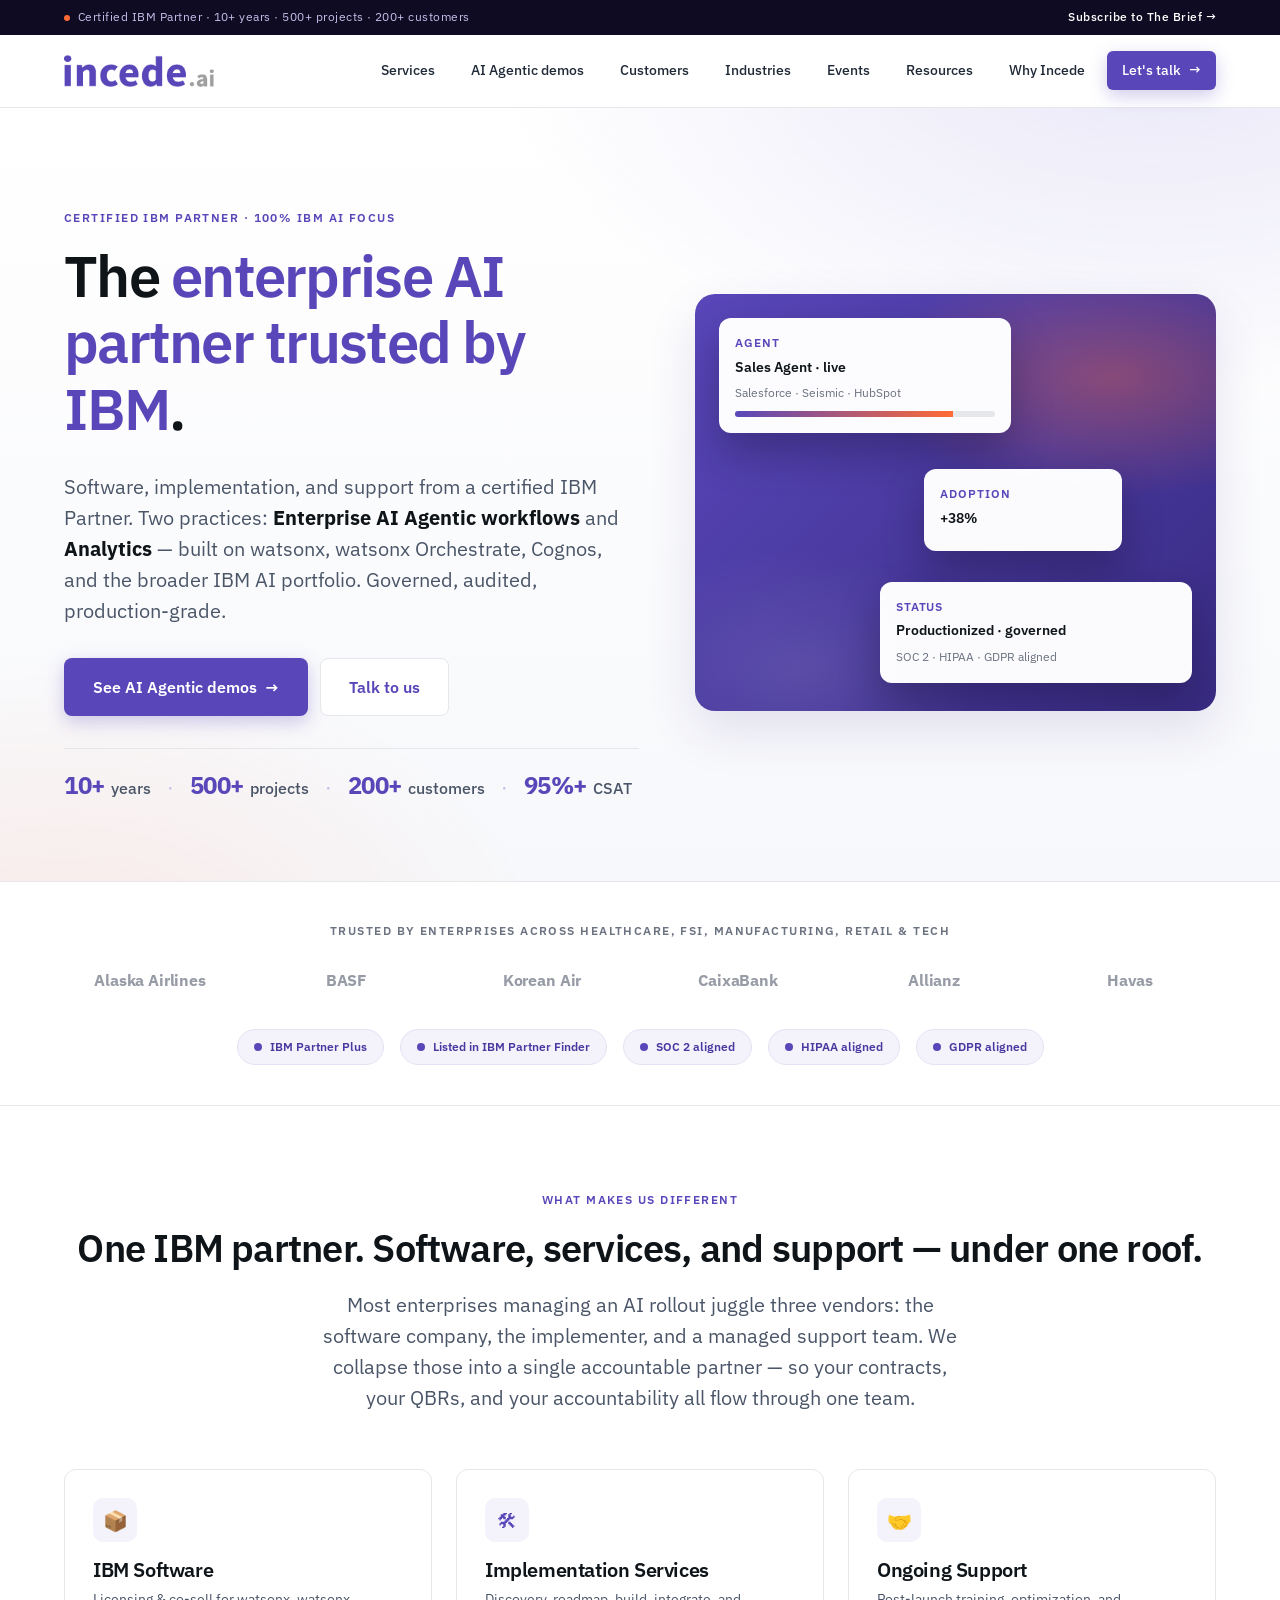
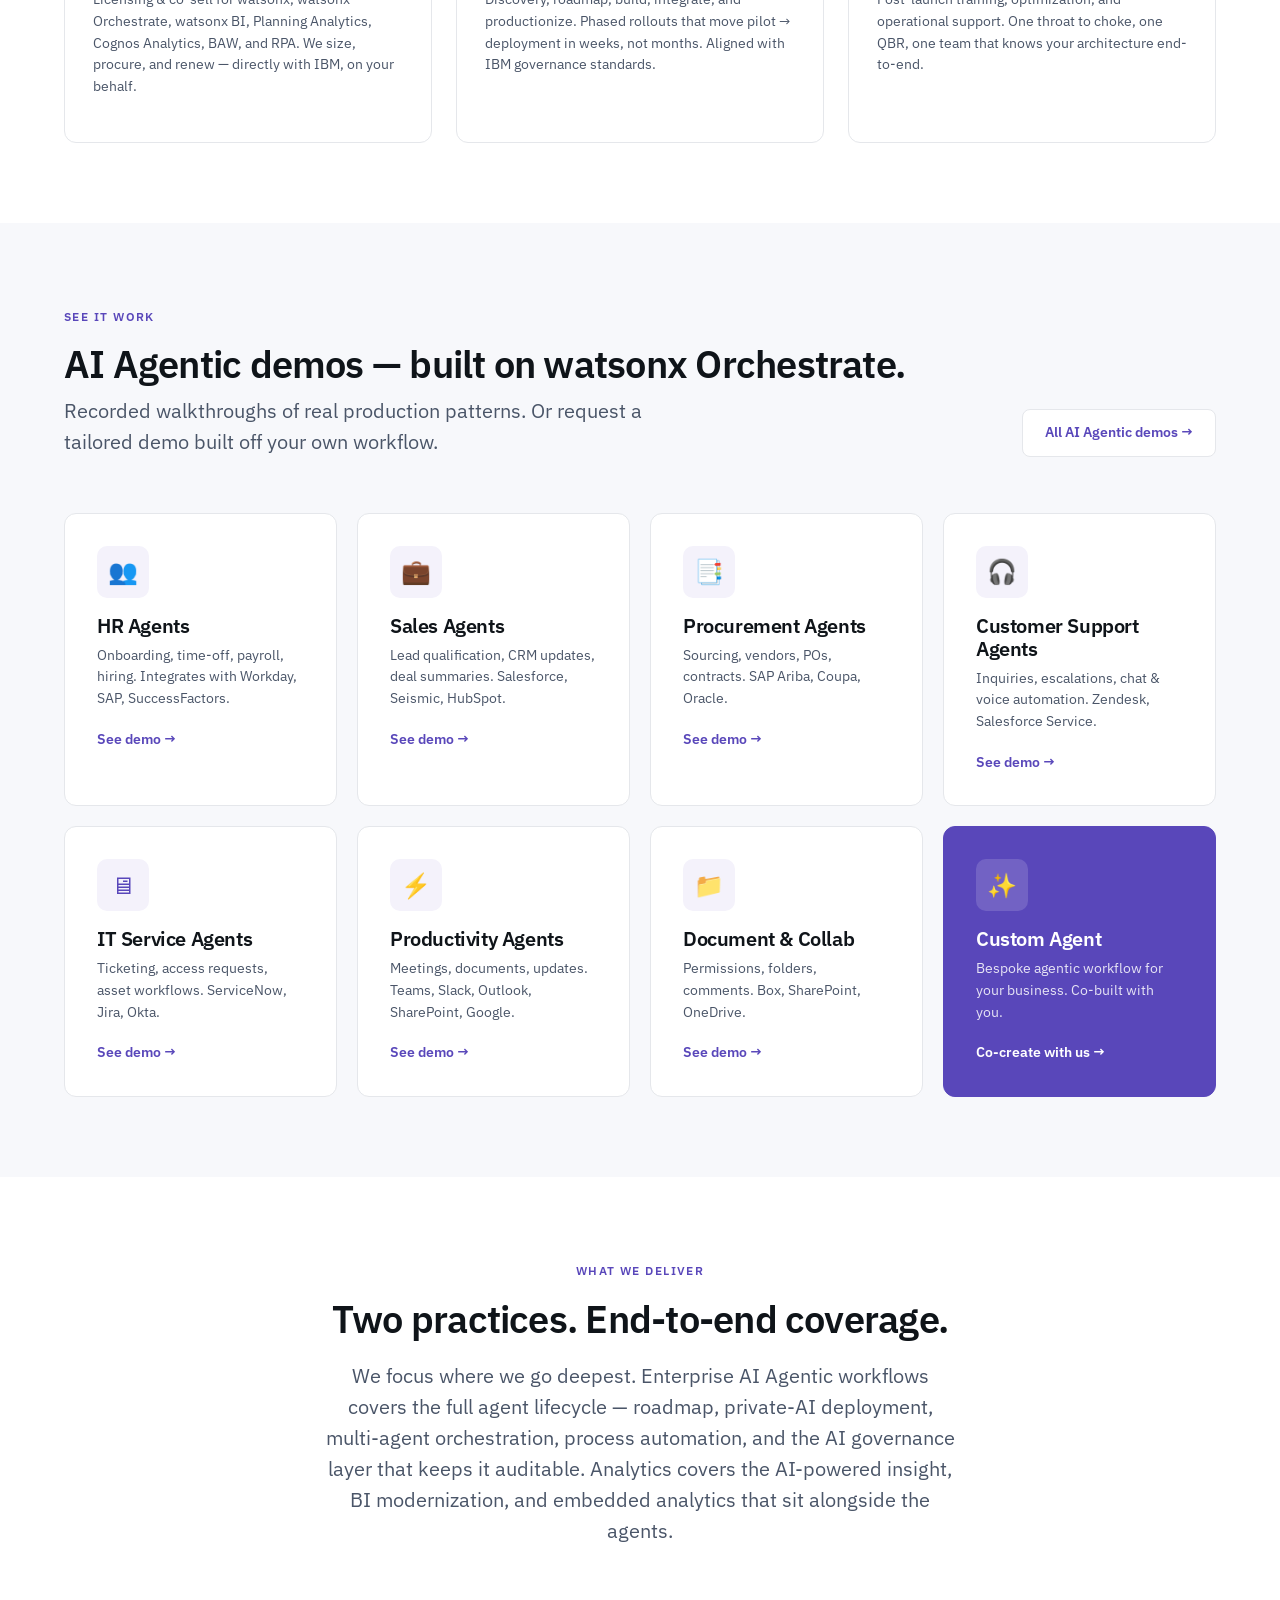
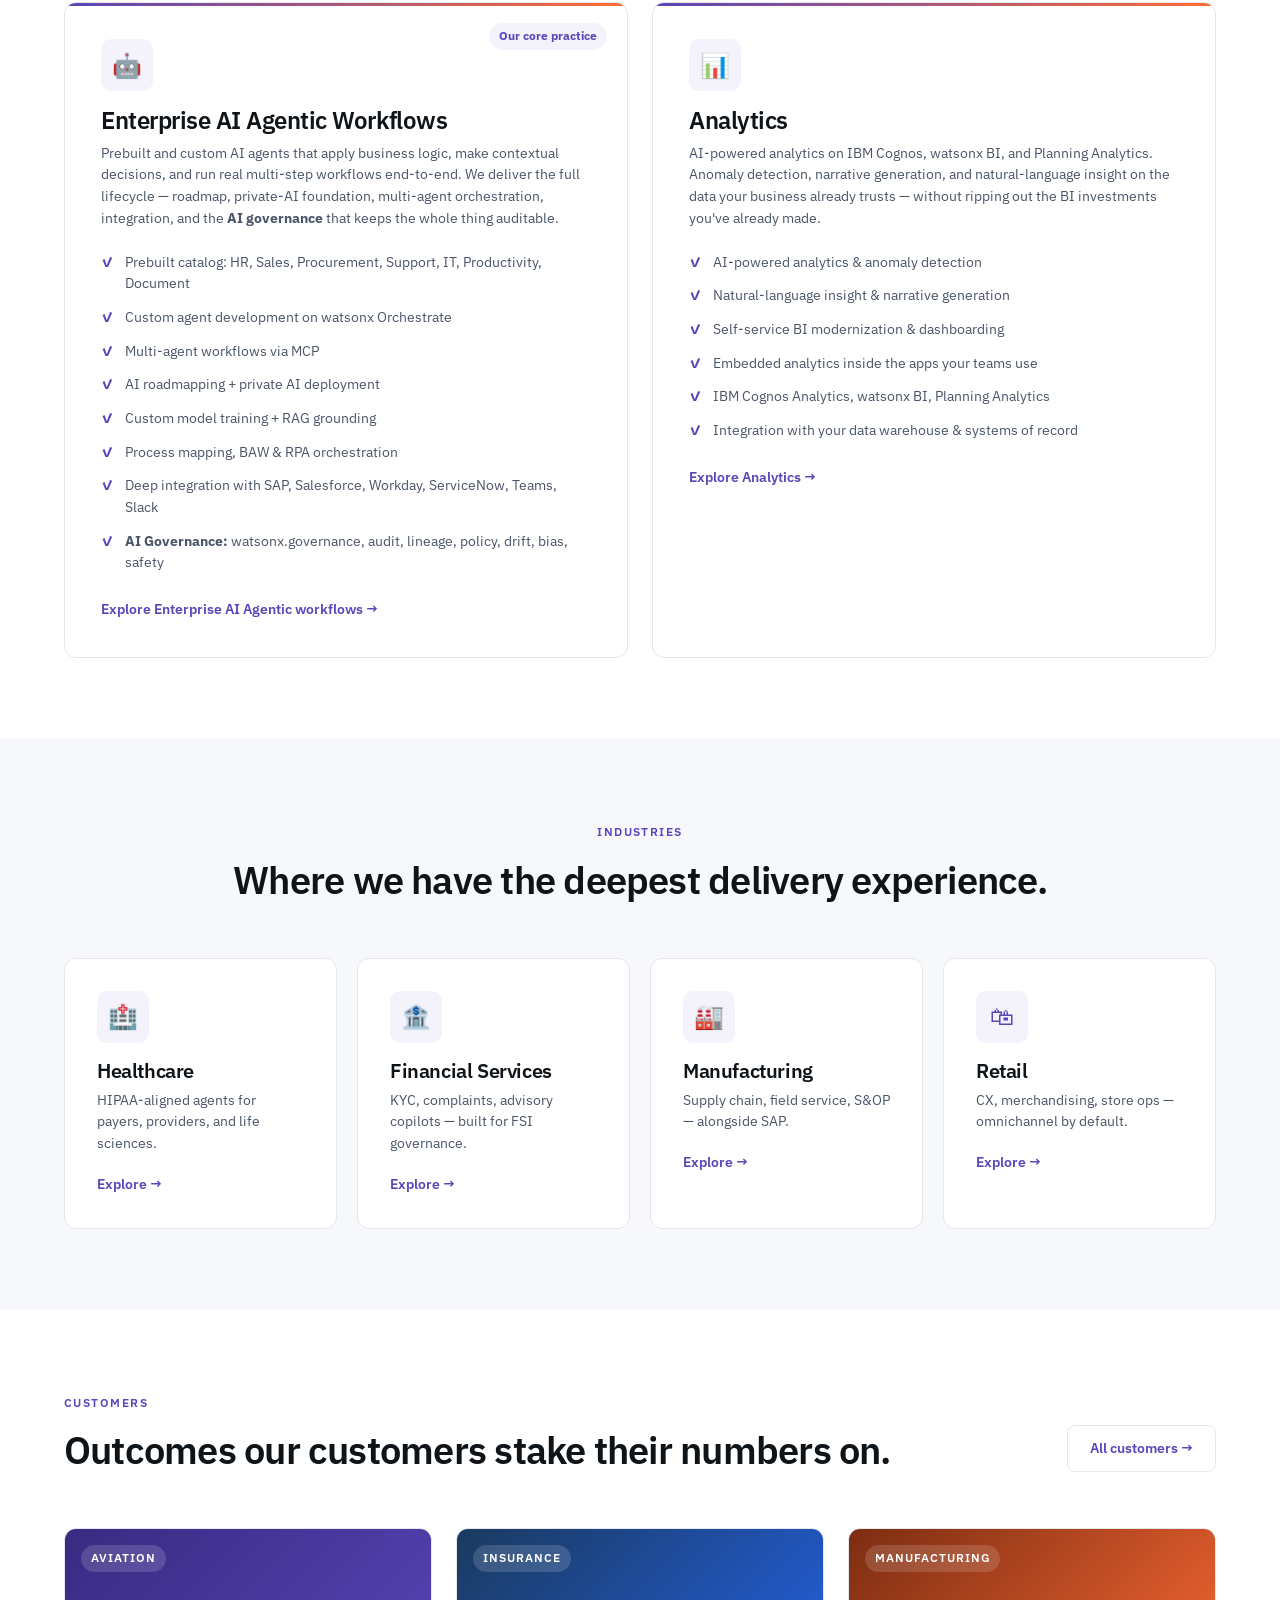
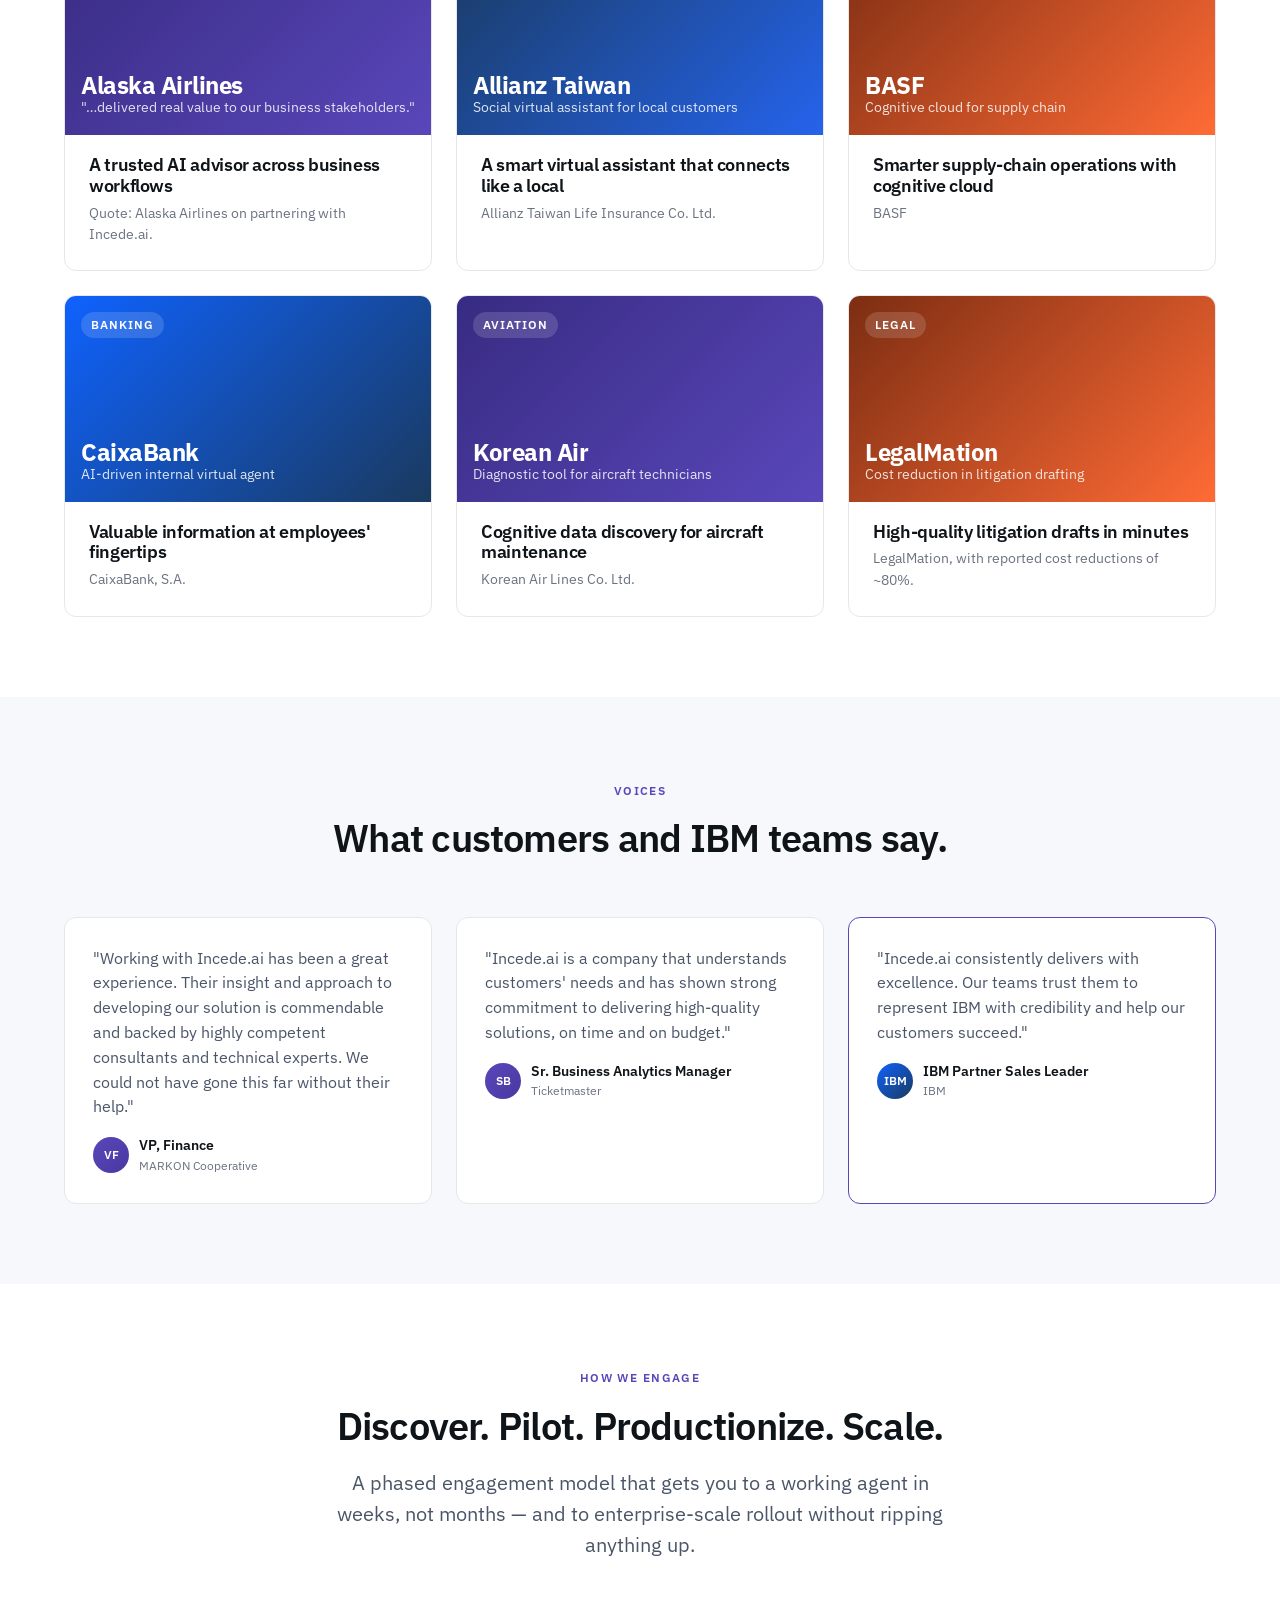
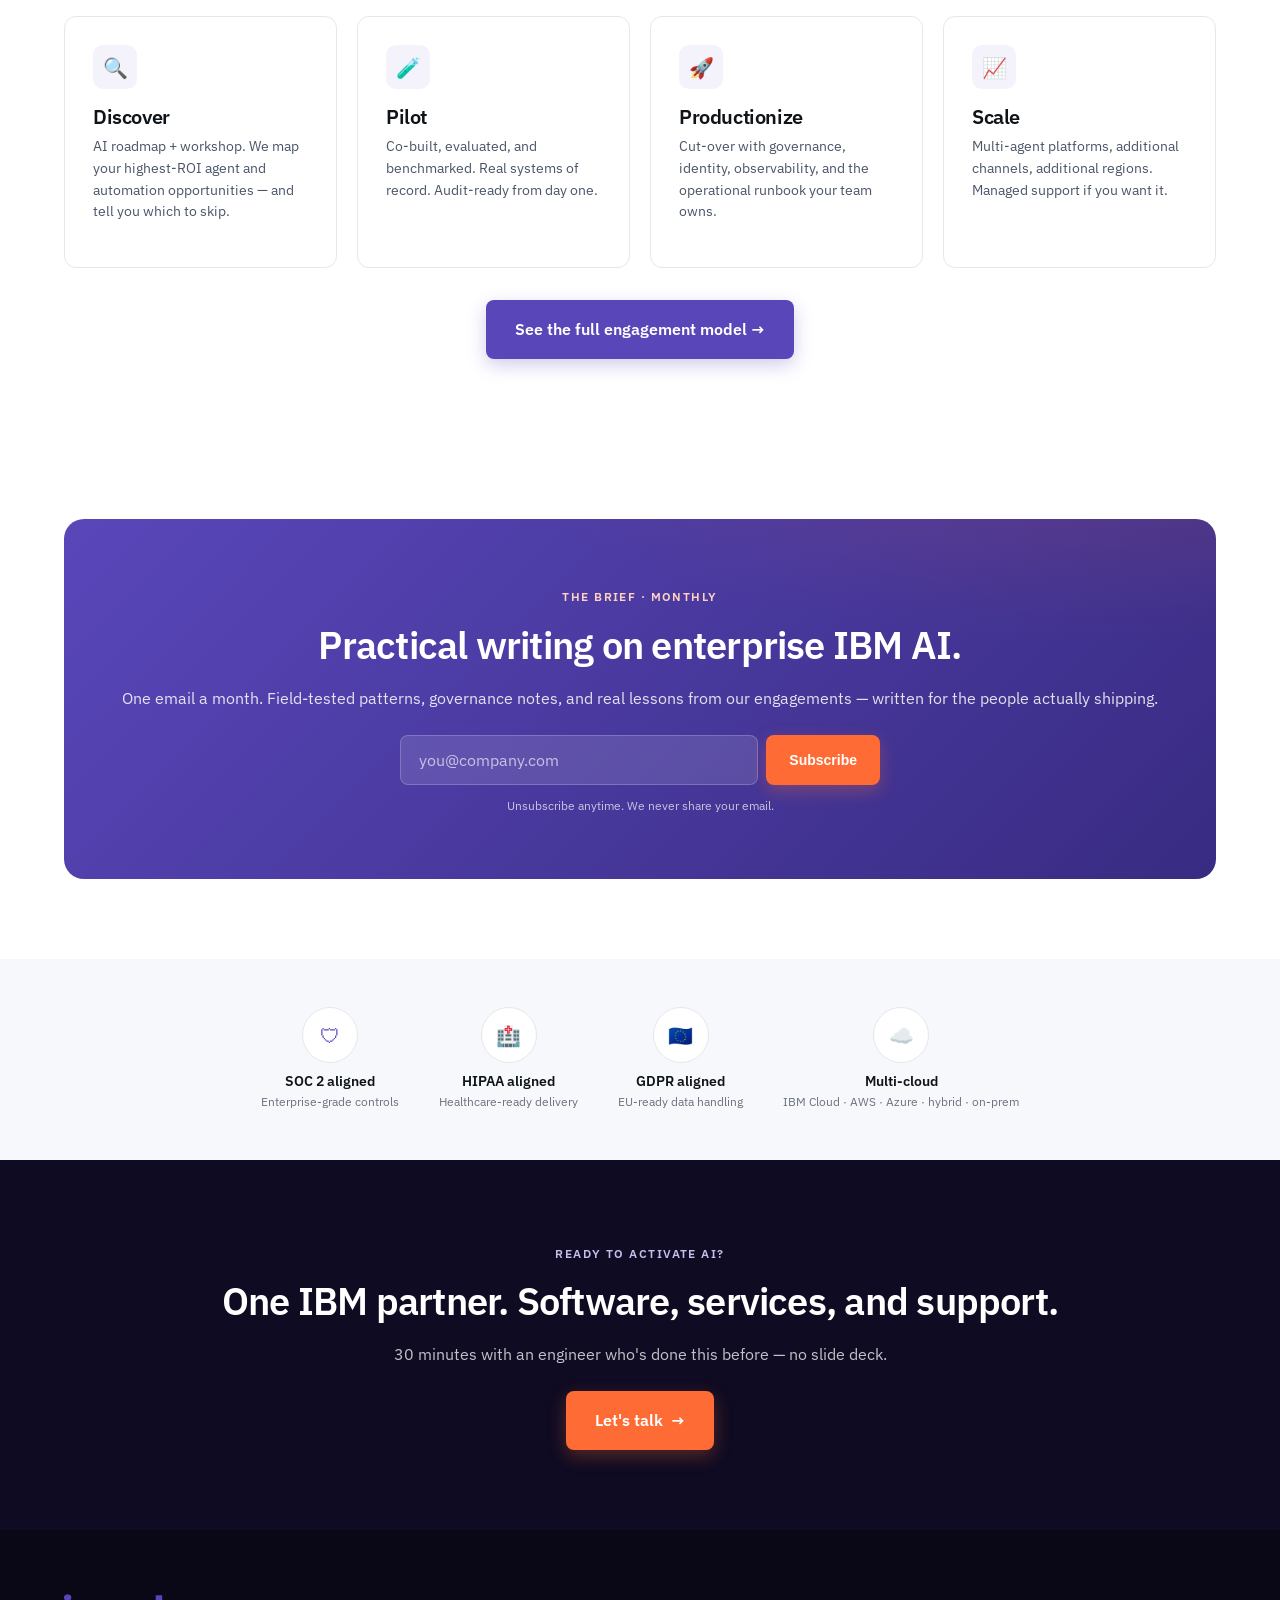
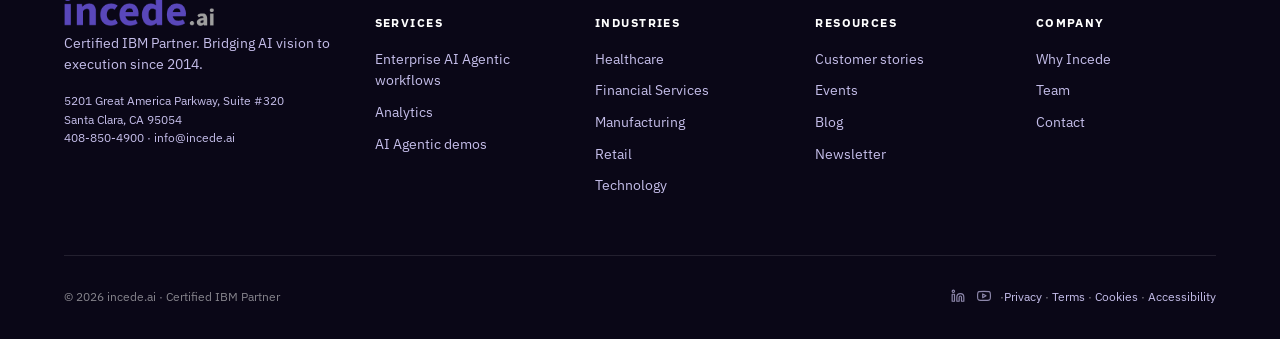
<file: index.html>
<!DOCTYPE html>
<html lang="en">
<head>
<meta charset="UTF-8" />
<meta name="viewport" content="width=device-width, initial-scale=1, shrink-to-fit=no" />
<title>incede.ai | Certified IBM Partner for Enterprise AI Agentic Workflows & Analytics</title>
<meta name="description" content="Bridge AI vision to execution with one accountable IBM AI partner. Two practices — Enterprise AI Agentic workflows and Analytics — built on watsonx, watsonx Orchestrate, Cognos, and the IBM AI portfolio. Governed, audited, production-grade. 10+ years · 500+ projects · 200+ customers." />
<meta name="theme-color" content="#5947BA" />
<link rel="preconnect" href="https://fonts.googleapis.com">
<link rel="preconnect" href="https://fonts.gstatic.com" crossorigin>
<link href="https://fonts.googleapis.com/css2?family=IBM+Plex+Sans:wght@400;500;600;700&family=IBM+Plex+Mono:wght@400;500&display=swap" rel="stylesheet">
<link rel="stylesheet" href="styles.css" />
</head>
<body>
<a href="#main" class="skip-link">Skip to main content</a>

<!-- Top bar -->
<div class="topbar">
  <div class="container">
    <span class="topbar-tag">Certified IBM Partner · 10+ years · 500+ projects · 200+ customers</span>
    <span class="topbar-meta"><a href="newsletter.html">Subscribe to The Brief →</a></span>
  </div>
</div>

<!-- Nav -->
<header class="nav">
  <div class="container">
    <a href="index.html" class="brand" aria-label="incede.ai home">
      <img src="assets/images/incede-logo.png" alt="incede.ai" style="height: 32px;">
    </a>
    <nav class="nav-links" aria-label="Primary">
      <a href="quick-start.html">Services</a>
      <a href="demos.html">AI Agentic demos</a>
      <a href="case-studies.html">Customers</a>
      <a href="industries.html">Industries</a>
      <a href="events.html">Events</a>
      <a href="blog.html">Resources</a>
      <a href="about.html">Why Incede</a>
      <a href="contact.html" class="btn btn-primary">Let's talk <span class="arr">→</span></a>
    </nav>
  </div>
</header>

<main id="main">

<!-- HERO -->
<section class="hero">
  <div class="container">
    <div class="hero-grid">
      <div>
        <span class="eyebrow">Certified IBM Partner · 100% IBM AI focus</span>
        <h1>The <span class="accent">enterprise AI partner trusted by IBM</span>.</h1>
        <p class="lede">Software, implementation, and support from a certified IBM Partner. Two practices: <strong style="color:var(--ink);">Enterprise AI Agentic workflows</strong> and <strong style="color:var(--ink);">Analytics</strong> — built on watsonx, watsonx Orchestrate, Cognos, and the broader IBM AI portfolio. Governed, audited, production-grade.</p>
        <div class="hero-ctas">
          <a class="btn btn-primary btn-lg" href="demos.html">See AI Agentic demos <span class="arr">→</span></a>
          <a class="btn btn-secondary btn-lg" href="contact.html">Talk to us</a>
        </div>
        <div class="hero-stats inline">
          <div class="hero-stat"><span class="num">10+</span><span class="lbl">years</span></div>
          <span class="sep">·</span>
          <div class="hero-stat"><span class="num">500+</span><span class="lbl">projects</span></div>
          <span class="sep">·</span>
          <div class="hero-stat"><span class="num">200+</span><span class="lbl">customers</span></div>
          <span class="sep">·</span>
          <div class="hero-stat"><span class="num">95%+</span><span class="lbl">CSAT</span></div>
        </div>
      </div>
      <div class="hero-viz" aria-hidden="true">
        <div class="hero-card hc-1">
          <div class="hcl">Agent</div>
          <div class="hcb">Sales Agent · live</div>
          <div class="hcd">Salesforce · Seismic · HubSpot</div>
          <div class="hcbar"><span style="width:84%"></span></div>
        </div>
        <div class="hero-card hc-3">
          <div class="hcl">Adoption</div>
          <div class="hcb">+38%</div>
        </div>
        <div class="hero-card hc-2">
          <div class="hcl">Status</div>
          <div class="hcb">Productionized · governed</div>
          <div class="hcd">SOC 2 · HIPAA · GDPR aligned</div>
        </div>
      </div>
    </div>
  </div>
</section>

<!-- TRUST STRIP: real clients -->
<section class="trust">
  <div class="container">
    <div class="trust-label">Trusted by enterprises across Healthcare, FSI, Manufacturing, Retail & Tech</div>
    <div class="trust-row">
      <div class="trust-logo">Alaska Airlines</div>
      <div class="trust-logo">BASF</div>
      <div class="trust-logo">Korean Air</div>
      <div class="trust-logo">CaixaBank</div>
      <div class="trust-logo">Allianz</div>
      <div class="trust-logo">Havas</div>
    </div>
    <div class="trust-badges">
      <span class="badge-pill">IBM Partner Plus</span>
      <span class="badge-pill">Listed in IBM Partner Finder</span>
      <span class="badge-pill">SOC 2 aligned</span>
      <span class="badge-pill">HIPAA aligned</span>
      <span class="badge-pill">GDPR aligned</span>
    </div>
  </div>
</section>

<!-- RESELLER FRAMING: one accountable team -->
<section>
  <div class="container">
    <div class="section-head">
      <span class="eyebrow">What makes us different</span>
      <h2>One IBM partner. Software, services, and support — under one roof.</h2>
      <p class="lede">Most enterprises managing an AI rollout juggle three vendors: the software company, the implementer, and a managed support team. We collapse those into a single accountable partner — so your contracts, your QBRs, and your accountability all flow through one team.</p>
    </div>
    <div class="grid-3">
      <div class="card">
        <div class="ic">📦</div>
        <h3>IBM Software</h3>
        <p>Licensing & co-sell for watsonx, watsonx Orchestrate, watsonx BI, Planning Analytics, Cognos Analytics, BAW, and RPA. We size, procure, and renew — directly with IBM, on your behalf.</p>
      </div>
      <div class="card">
        <div class="ic">🛠</div>
        <h3>Implementation Services</h3>
        <p>Discovery, roadmap, build, integrate, and productionize. Phased rollouts that move pilot → deployment in weeks, not months. Aligned with IBM governance standards.</p>
      </div>
      <div class="card">
        <div class="ic">🤝</div>
        <h3>Ongoing Support</h3>
        <p>Post-launch training, optimization, and operational support. One throat to choke, one QBR, one team that knows your architecture end-to-end.</p>
      </div>
    </div>
  </div>
</section>

<!-- DEMO SHOWCASE -->
<section style="background: var(--bg-alt);">
  <div class="container">
    <div class="section-head left" style="display:flex; justify-content:space-between; align-items:end; gap:24px; flex-wrap:wrap;">
      <div>
        <span class="eyebrow">See it work</span>
        <h2 class="mb-0">AI Agentic demos — built on watsonx Orchestrate.</h2>
        <p class="lede" style="margin-top:8px;">Recorded walkthroughs of real production patterns. Or request a tailored demo built off your own workflow.</p>
      </div>
      <a class="btn btn-secondary" href="demos.html">All AI Agentic demos →</a>
    </div>
    <div class="grid-4">
      <a href="demos.html" class="card industry">
        <div class="ic">👥</div>
        <h3>HR Agents</h3>
        <p>Onboarding, time-off, payroll, hiring. Integrates with Workday, SAP, SuccessFactors.</p>
        <span class="more">See demo →</span>
      </a>
      <a href="demos.html" class="card industry">
        <div class="ic">💼</div>
        <h3>Sales Agents</h3>
        <p>Lead qualification, CRM updates, deal summaries. Salesforce, Seismic, HubSpot.</p>
        <span class="more">See demo →</span>
      </a>
      <a href="demos.html" class="card industry">
        <div class="ic">📑</div>
        <h3>Procurement Agents</h3>
        <p>Sourcing, vendors, POs, contracts. SAP Ariba, Coupa, Oracle.</p>
        <span class="more">See demo →</span>
      </a>
      <a href="demos.html" class="card industry">
        <div class="ic">🎧</div>
        <h3>Customer Support Agents</h3>
        <p>Inquiries, escalations, chat & voice automation. Zendesk, Salesforce Service.</p>
        <span class="more">See demo →</span>
      </a>
      <a href="demos.html" class="card industry">
        <div class="ic">🖥</div>
        <h3>IT Service Agents</h3>
        <p>Ticketing, access requests, asset workflows. ServiceNow, Jira, Okta.</p>
        <span class="more">See demo →</span>
      </a>
      <a href="demos.html" class="card industry">
        <div class="ic">⚡</div>
        <h3>Productivity Agents</h3>
        <p>Meetings, documents, updates. Teams, Slack, Outlook, SharePoint, Google.</p>
        <span class="more">See demo →</span>
      </a>
      <a href="demos.html" class="card industry">
        <div class="ic">📁</div>
        <h3>Document & Collab</h3>
        <p>Permissions, folders, comments. Box, SharePoint, OneDrive.</p>
        <span class="more">See demo →</span>
      </a>
      <a href="demos.html" class="card industry" style="background:var(--brand); color:#fff; border-color:var(--brand);">
        <div class="ic" style="background:rgba(255,255,255,0.15); color:#fff;">✨</div>
        <h3 style="color:#fff;">Custom Agent</h3>
        <p style="color:rgba(255,255,255,0.85);">Bespoke agentic workflow for your business. Co-built with you.</p>
        <span class="more" style="color:#fff;">Co-create with us →</span>
      </a>
    </div>
  </div>
</section>

<!-- SERVICES: two consolidated tracks -->
<section>
  <div class="container">
    <div class="section-head">
      <span class="eyebrow">What we deliver</span>
      <h2>Two practices. End-to-end coverage.</h2>
      <p class="lede">We focus where we go deepest. Enterprise AI Agentic workflows covers the full agent lifecycle — roadmap, private-AI deployment, multi-agent orchestration, process automation, and the AI governance layer that keeps it auditable. Analytics covers the AI-powered insight, BI modernization, and embedded analytics that sit alongside the agents.</p>
    </div>
    <div class="grid-2">
      <a href="quick-start.html" class="card offer-card" style="padding: 36px;">
        <span class="tag">Our core practice</span>
        <div class="ic" style="width:52px;height:52px;font-size:24px;">🤖</div>
        <h3 style="font-size:var(--fs-2xl);">Enterprise AI Agentic Workflows</h3>
        <p>Prebuilt and custom AI agents that apply business logic, make contextual decisions, and run real multi-step workflows end-to-end. We deliver the full lifecycle — roadmap, private-AI foundation, multi-agent orchestration, integration, and the <strong>AI governance</strong> that keeps the whole thing auditable.</p>
        <ul>
          <li>Prebuilt catalog: HR, Sales, Procurement, Support, IT, Productivity, Document</li>
          <li>Custom agent development on watsonx Orchestrate</li>
          <li>Multi-agent workflows via MCP</li>
          <li>AI roadmapping + private AI deployment</li>
          <li>Custom model training + RAG grounding</li>
          <li>Process mapping, BAW & RPA orchestration</li>
          <li>Deep integration with SAP, Salesforce, Workday, ServiceNow, Teams, Slack</li>
          <li><strong>AI Governance:</strong> watsonx.governance, audit, lineage, policy, drift, bias, safety</li>
        </ul>
        <span class="more">Explore Enterprise AI Agentic workflows →</span>
      </a>
      <a href="quick-start.html#analytics" class="card offer-card" style="padding: 36px;">
        <div class="ic" style="width:52px;height:52px;font-size:24px;">📊</div>
        <h3 style="font-size:var(--fs-2xl);">Analytics</h3>
        <p>AI-powered analytics on IBM Cognos, watsonx BI, and Planning Analytics. Anomaly detection, narrative generation, and natural-language insight on the data your business already trusts — without ripping out the BI investments you've already made.</p>
        <ul>
          <li>AI-powered analytics & anomaly detection</li>
          <li>Natural-language insight & narrative generation</li>
          <li>Self-service BI modernization & dashboarding</li>
          <li>Embedded analytics inside the apps your teams use</li>
          <li>IBM Cognos Analytics, watsonx BI, Planning Analytics</li>
          <li>Integration with your data warehouse & systems of record</li>
        </ul>
        <span class="more">Explore Analytics →</span>
      </a>
    </div>
  </div>
</section>

<!-- INDUSTRIES -->
<section style="background: var(--bg-alt);">
  <div class="container">
    <div class="section-head">
      <span class="eyebrow">Industries</span>
      <h2>Where we have the deepest delivery experience.</h2>
    </div>
    <div class="grid-4">
      <a href="industries.html" class="card industry"><div class="ic">🏥</div><h3>Healthcare</h3><p>HIPAA-aligned agents for payers, providers, and life sciences.</p><span class="more">Explore →</span></a>
      <a href="industries.html" class="card industry"><div class="ic">🏦</div><h3>Financial Services</h3><p>KYC, complaints, advisory copilots — built for FSI governance.</p><span class="more">Explore →</span></a>
      <a href="industries.html" class="card industry"><div class="ic">🏭</div><h3>Manufacturing</h3><p>Supply chain, field service, S&OP — alongside SAP.</p><span class="more">Explore →</span></a>
      <a href="industries.html" class="card industry"><div class="ic">🛍</div><h3>Retail</h3><p>CX, merchandising, store ops — omnichannel by default.</p><span class="more">Explore →</span></a>
    </div>
  </div>
</section>

<!-- CUSTOMERS — real clients -->
<section>
  <div class="container">
    <div class="section-head left" style="display:flex; justify-content:space-between; align-items:end; gap:24px;">
      <div>
        <span class="eyebrow">Customers</span>
        <h2 class="mb-0">Outcomes our customers stake their numbers on.</h2>
      </div>
      <a class="btn btn-secondary" href="case-studies.html">All customers →</a>
    </div>
    <div class="grid-3">
      <a href="case-study-sample.html" class="case-card">
        <div class="case-thumb">
          <span class="industry-label">Aviation</span>
          <div class="stat-row"><div class="big-stat" style="font-size:var(--fs-2xl);">Alaska Airlines</div><div class="sm-stat">"…delivered real value to our business stakeholders."</div></div>
        </div>
        <div class="case-body"><h3>A trusted AI advisor across business workflows</h3><p>Quote: Alaska Airlines on partnering with Incede.ai.</p></div>
      </a>
      <a href="case-studies.html" class="case-card">
        <div class="case-thumb" style="background:linear-gradient(135deg,#1a3a5f,#2563eb);">
          <span class="industry-label">Insurance</span>
          <div class="stat-row"><div class="big-stat" style="font-size:var(--fs-2xl);">Allianz Taiwan</div><div class="sm-stat">Social virtual assistant for local customers</div></div>
        </div>
        <div class="case-body"><h3>A smart virtual assistant that connects like a local</h3><p>Allianz Taiwan Life Insurance Co. Ltd.</p></div>
      </a>
      <a href="case-studies.html" class="case-card">
        <div class="case-thumb" style="background:linear-gradient(135deg,#7c2d12,#FF6B35);">
          <span class="industry-label">Manufacturing</span>
          <div class="stat-row"><div class="big-stat" style="font-size:var(--fs-2xl);">BASF</div><div class="sm-stat">Cognitive cloud for supply chain</div></div>
        </div>
        <div class="case-body"><h3>Smarter supply-chain operations with cognitive cloud</h3><p>BASF</p></div>
      </a>
      <a href="case-studies.html" class="case-card">
        <div class="case-thumb" style="background:linear-gradient(135deg,#0F62FE,#1a3a5f);">
          <span class="industry-label">Banking</span>
          <div class="stat-row"><div class="big-stat" style="font-size:var(--fs-2xl);">CaixaBank</div><div class="sm-stat">AI-driven internal virtual agent</div></div>
        </div>
        <div class="case-body"><h3>Valuable information at employees' fingertips</h3><p>CaixaBank, S.A.</p></div>
      </a>
      <a href="case-studies.html" class="case-card">
        <div class="case-thumb">
          <span class="industry-label">Aviation</span>
          <div class="stat-row"><div class="big-stat" style="font-size:var(--fs-2xl);">Korean Air</div><div class="sm-stat">Diagnostic tool for aircraft technicians</div></div>
        </div>
        <div class="case-body"><h3>Cognitive data discovery for aircraft maintenance</h3><p>Korean Air Lines Co. Ltd.</p></div>
      </a>
      <a href="case-studies.html" class="case-card">
        <div class="case-thumb" style="background:linear-gradient(135deg,#7c2d12,#FF6B35);">
          <span class="industry-label">Legal</span>
          <div class="stat-row"><div class="big-stat" style="font-size:var(--fs-2xl);">LegalMation</div><div class="sm-stat">Cost reduction in litigation drafting</div></div>
        </div>
        <div class="case-body"><h3>High-quality litigation drafts in minutes</h3><p>LegalMation, with reported cost reductions of ~80%.</p></div>
      </a>
    </div>
  </div>
</section>

<!-- TESTIMONIALS — real -->
<section style="background:var(--bg-alt);">
  <div class="container">
    <div class="section-head">
      <span class="eyebrow">Voices</span>
      <h2>What customers and IBM teams say.</h2>
    </div>
    <div class="grid-3">
      <div class="card">
        <p style="font-size:var(--fs-base);">"Working with Incede.ai has been a great experience. Their insight and approach to developing our solution is commendable and backed by highly competent consultants and technical experts. We could not have gone this far without their help."</p>
        <div style="display:flex; align-items:center; gap:10px; margin-top:16px;">
          <div class="author-photo" style="width:36px;height:36px;font-size:var(--fs-xs);">VF</div>
          <div><div style="font-size:var(--fs-sm); font-weight:600;">VP, Finance</div><div class="muted" style="font-size:var(--fs-xs);">MARKON Cooperative</div></div>
        </div>
      </div>
      <div class="card">
        <p style="font-size:var(--fs-base);">"Incede.ai is a company that understands customers' needs and has shown strong commitment to delivering high-quality solutions, on time and on budget."</p>
        <div style="display:flex; align-items:center; gap:10px; margin-top:16px;">
          <div class="author-photo" style="width:36px;height:36px;font-size:var(--fs-xs);">SB</div>
          <div><div style="font-size:var(--fs-sm); font-weight:600;">Sr. Business Analytics Manager</div><div class="muted" style="font-size:var(--fs-xs);">Ticketmaster</div></div>
        </div>
      </div>
      <div class="card" style="border-color: var(--brand);">
        <p style="font-size:var(--fs-base);">"Incede.ai consistently delivers with excellence. Our teams trust them to represent IBM with credibility and help our customers succeed."</p>
        <div style="display:flex; align-items:center; gap:10px; margin-top:16px;">
          <div class="author-photo" style="width:36px;height:36px;font-size:var(--fs-xs);background:linear-gradient(135deg,#0F62FE,#1a3a5f);">IBM</div>
          <div><div style="font-size:var(--fs-sm); font-weight:600;">IBM Partner Sales Leader</div><div class="muted" style="font-size:var(--fs-xs);">IBM</div></div>
        </div>
      </div>
    </div>
  </div>
</section>

<!-- HOW WE ENGAGE -->
<section>
  <div class="container">
    <div class="section-head">
      <span class="eyebrow">How we engage</span>
      <h2>Discover. Pilot. Productionize. Scale.</h2>
      <p class="lede">A phased engagement model that gets you to a working agent in weeks, not months — and to enterprise-scale rollout without ripping anything up.</p>
    </div>
    <div class="grid-4">
      <div class="card"><div class="ic">🔍</div><h3>Discover</h3><p>AI roadmap + workshop. We map your highest-ROI agent and automation opportunities — and tell you which to skip.</p></div>
      <div class="card"><div class="ic">🧪</div><h3>Pilot</h3><p>Co-built, evaluated, and benchmarked. Real systems of record. Audit-ready from day one.</p></div>
      <div class="card"><div class="ic">🚀</div><h3>Productionize</h3><p>Cut-over with governance, identity, observability, and the operational runbook your team owns.</p></div>
      <div class="card"><div class="ic">📈</div><h3>Scale</h3><p>Multi-agent platforms, additional channels, additional regions. Managed support if you want it.</p></div>
    </div>
    <div class="center" style="margin-top: 32px;">
      <a class="btn btn-primary btn-lg" href="quick-start.html">See the full engagement model →</a>
    </div>
  </div>
</section>

<!-- NEWSLETTER -->
<section>
  <div class="container">
    <div class="newsletter-band">
      <span class="eyebrow" style="color:#FFD3BF;">The Brief · monthly</span>
      <h2>Practical writing on enterprise IBM AI.</h2>
      <p>One email a month. Field-tested patterns, governance notes, and real lessons from our engagements — written for the people actually shipping.</p>
      <form class="newsletter-form" onsubmit="event.preventDefault(); this.querySelector('button').innerText='Subscribed ✓';">
        <input type="email" required placeholder="you@company.com" aria-label="Email address" />
        <button type="submit" class="btn btn-accent">Subscribe</button>
      </form>
      <small>Unsubscribe anytime. We never share your email.</small>
    </div>
  </div>
</section>

<!-- COMPLIANCE / TRUST -->
<section class="recognition">
  <div class="container">
    <div class="recognition-row">
      <div class="rec-item"><div class="rec-icon">🛡</div><div class="title">SOC 2 aligned</div><div class="sub">Enterprise-grade controls</div></div>
      <div class="rec-item"><div class="rec-icon">🏥</div><div class="title">HIPAA aligned</div><div class="sub">Healthcare-ready delivery</div></div>
      <div class="rec-item"><div class="rec-icon">🇪🇺</div><div class="title">GDPR aligned</div><div class="sub">EU-ready data handling</div></div>
      <div class="rec-item"><div class="rec-icon">☁️</div><div class="title">Multi-cloud</div><div class="sub">IBM Cloud · AWS · Azure · hybrid · on-prem</div></div>
    </div>
  </div>
</section>

</main>

<section class="footer-cta">
  <div class="container">
    <span class="eyebrow" style="color:#C5BEEA;">Ready to activate AI?</span>
    <h2>One IBM partner. Software, services, and support.</h2>
    <p>30 minutes with an engineer who's done this before — no slide deck.</p>
    <a class="btn btn-accent btn-lg" href="contact.html">Let's talk <span class="arr">→</span></a>
  </div>
</section>

<footer class="footer">
  <div class="container">
    <div class="footer-grid">
      <div>
        <img src="assets/images/incede-logo.png" alt="incede.ai" style="height: 32px;">
        <p style="color:#C5BEEA; max-width: 280px;">Certified IBM Partner. Bridging AI vision to execution since 2014.</p>
        <p style="color:#C5BEEA; font-size:var(--fs-xs); margin-top: 16px;">
          5201 Great America Parkway, Suite #320<br>
          Santa Clara, CA 95054<br>
          <a href="tel:+14088504900">408-850-4900</a> · <a href="mailto:info@incede.ai">info@incede.ai</a>
        </p>
      </div>
      <div>
        <h5>Services</h5>
        <ul>
          <li><a href="quick-start.html">Enterprise AI Agentic workflows</a></li>
          <li><a href="quick-start.html#analytics">Analytics</a></li>
          <li><a href="demos.html">AI Agentic demos</a></li>
        </ul>
      </div>
      <div>
        <h5>Industries</h5>
        <ul>
          <li><a href="healthcare.html">Healthcare</a></li>
          <li><a href="industries.html">Financial Services</a></li>
          <li><a href="industries.html">Manufacturing</a></li>
          <li><a href="industries.html">Retail</a></li>
          <li><a href="industries.html">Technology</a></li>
        </ul>
      </div>
      <div>
        <h5>Resources</h5>
        <ul>
          <li><a href="case-studies.html">Customer stories</a></li>
          <li><a href="events.html">Events</a></li>
          <li><a href="blog.html">Blog</a></li>
          <li><a href="newsletter.html">Newsletter</a></li>
        </ul>
      </div>
      <div>
        <h5>Company</h5>
        <ul>
          <li><a href="about.html">Why Incede</a></li>
          <li><a href="about.html">Team</a></li>
          <li><a href="contact.html">Contact</a></li>
        </ul>
      </div>
    </div>
    <div class="footer-bottom">
      <span>© 2026 incede.ai · Certified IBM Partner</span>
      <span><a href="https://www.linkedin.com/company/incede-ai/" target="_blank" rel="noopener" aria-label="LinkedIn"><span class="social-icon"><svg viewBox="0 0 24 24"><path d="M16 8a6 6 0 0 1 6 6v7h-4v-7a2 2 0 0 0-4 0v7h-4v-7a6 6 0 0 1 6-6z"/><rect x="2" y="9" width="4" height="12"/><circle cx="4" cy="4" r="2"/></svg></span></a><a href="https://www.youtube.com/@incedeai" target="_blank" rel="noopener" aria-label="YouTube"><span class="social-icon"><svg viewBox="0 0 24 24"><path d="M22.54 6.42a2.78 2.78 0 0 0-1.94-2C18.88 4 12 4 12 4s-6.88 0-8.6.46a2.78 2.78 0 0 0-1.94 2A29 29 0 0 0 1 11.75a29 29 0 0 0 .46 5.33A2.78 2.78 0 0 0 3.4 19c1.72.46 8.6.46 8.6.46s6.88 0 8.6-.46a2.78 2.78 0 0 0 1.94-2 29 29 0 0 0 .46-5.25 29 29 0 0 0-.46-5.33z"/><polygon points="9.75 15.02 15.5 11.75 9.75 8.48 9.75 15.02"/></svg></span></a> ·<a href="contact.html">Privacy</a> · <a href="contact.html">Terms</a> · <a href="contact.html">Cookies</a> · <a href="contact.html">Accessibility</a></span>
    </div>
  </div>
</footer>

</body>
</html>
</file>
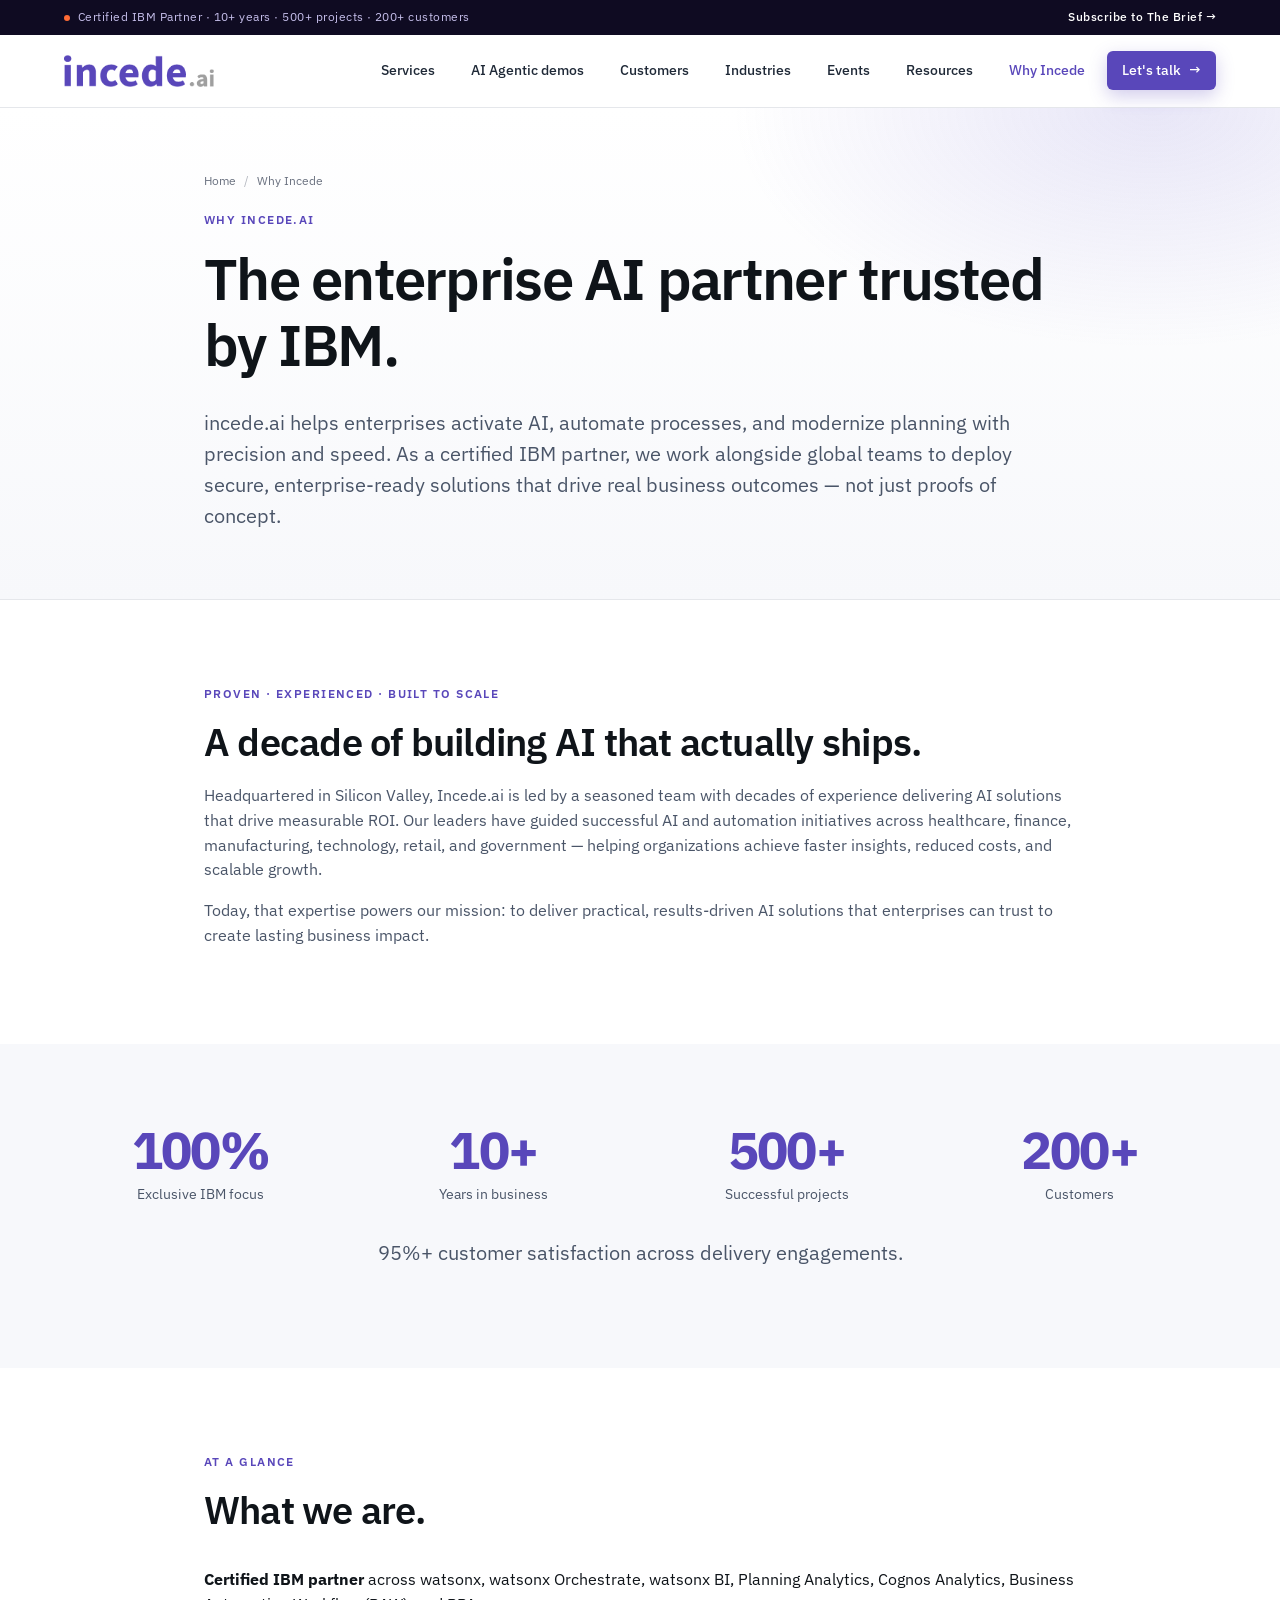
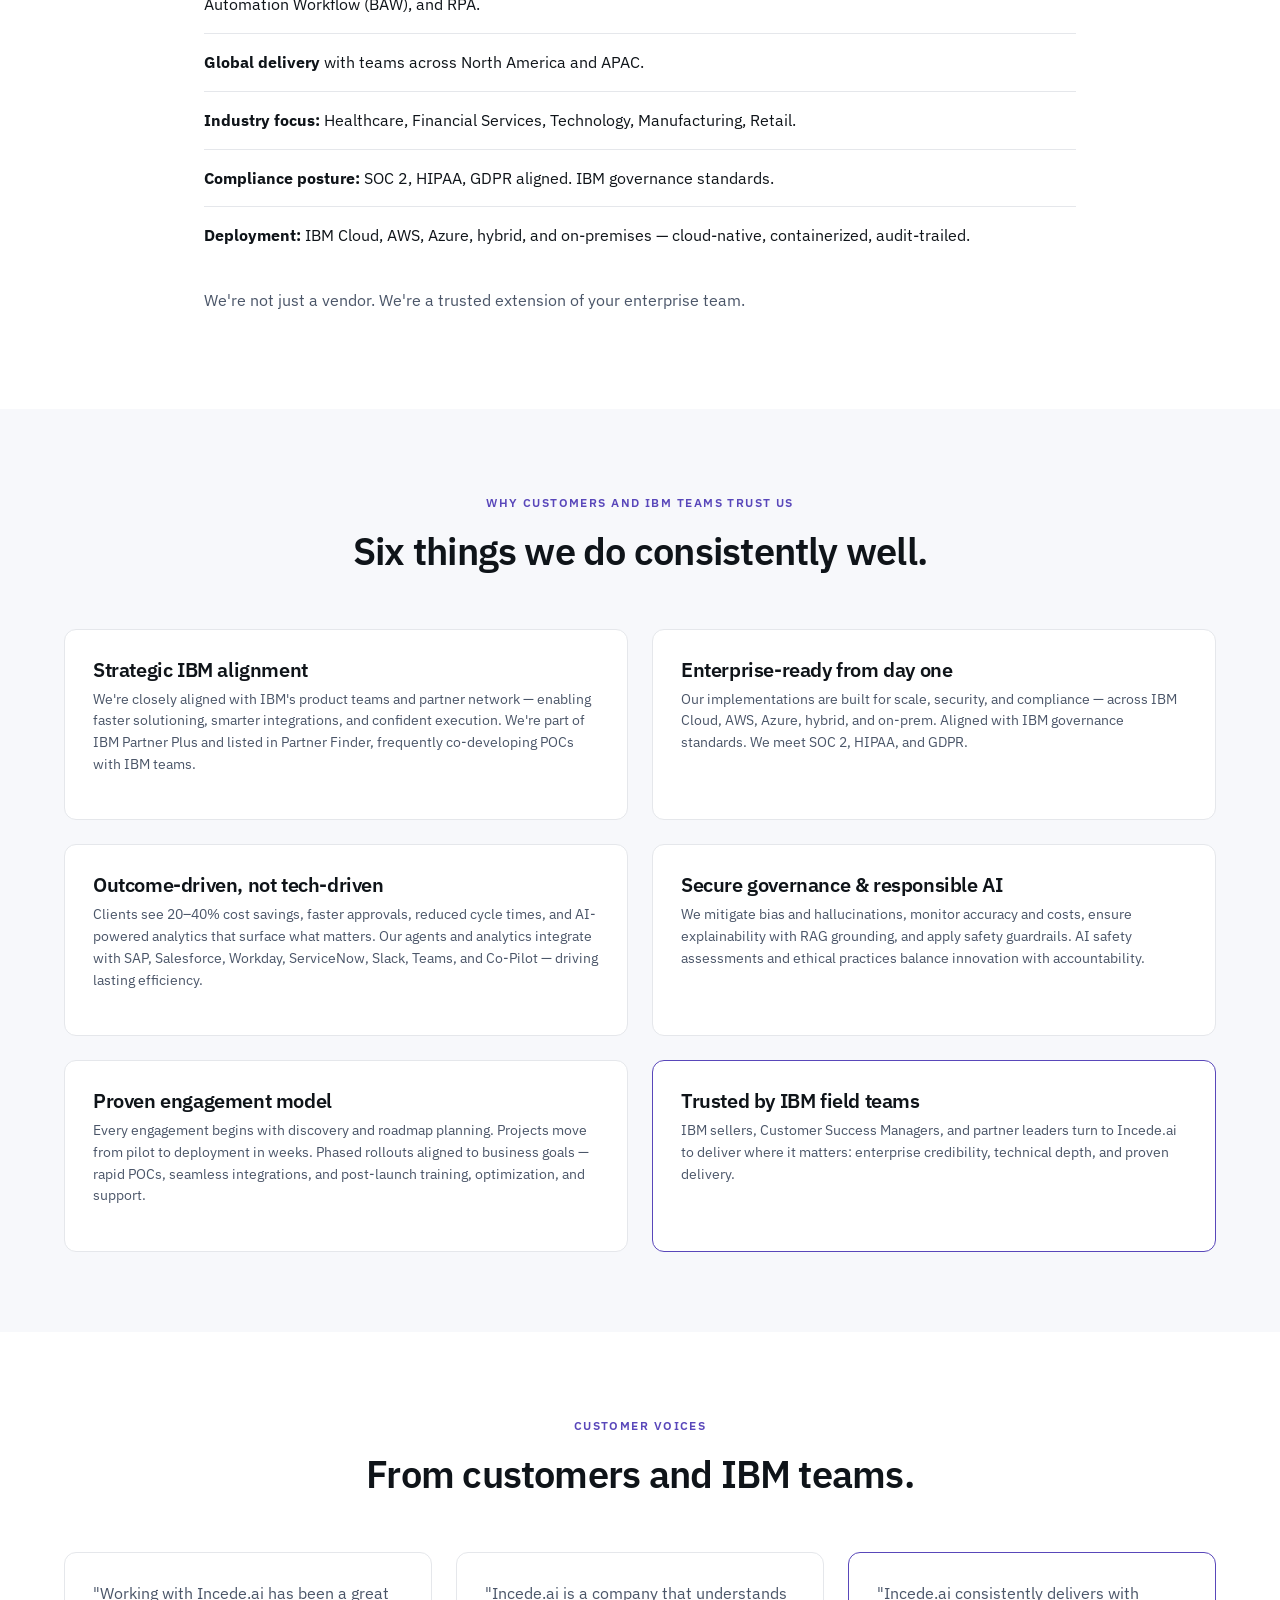
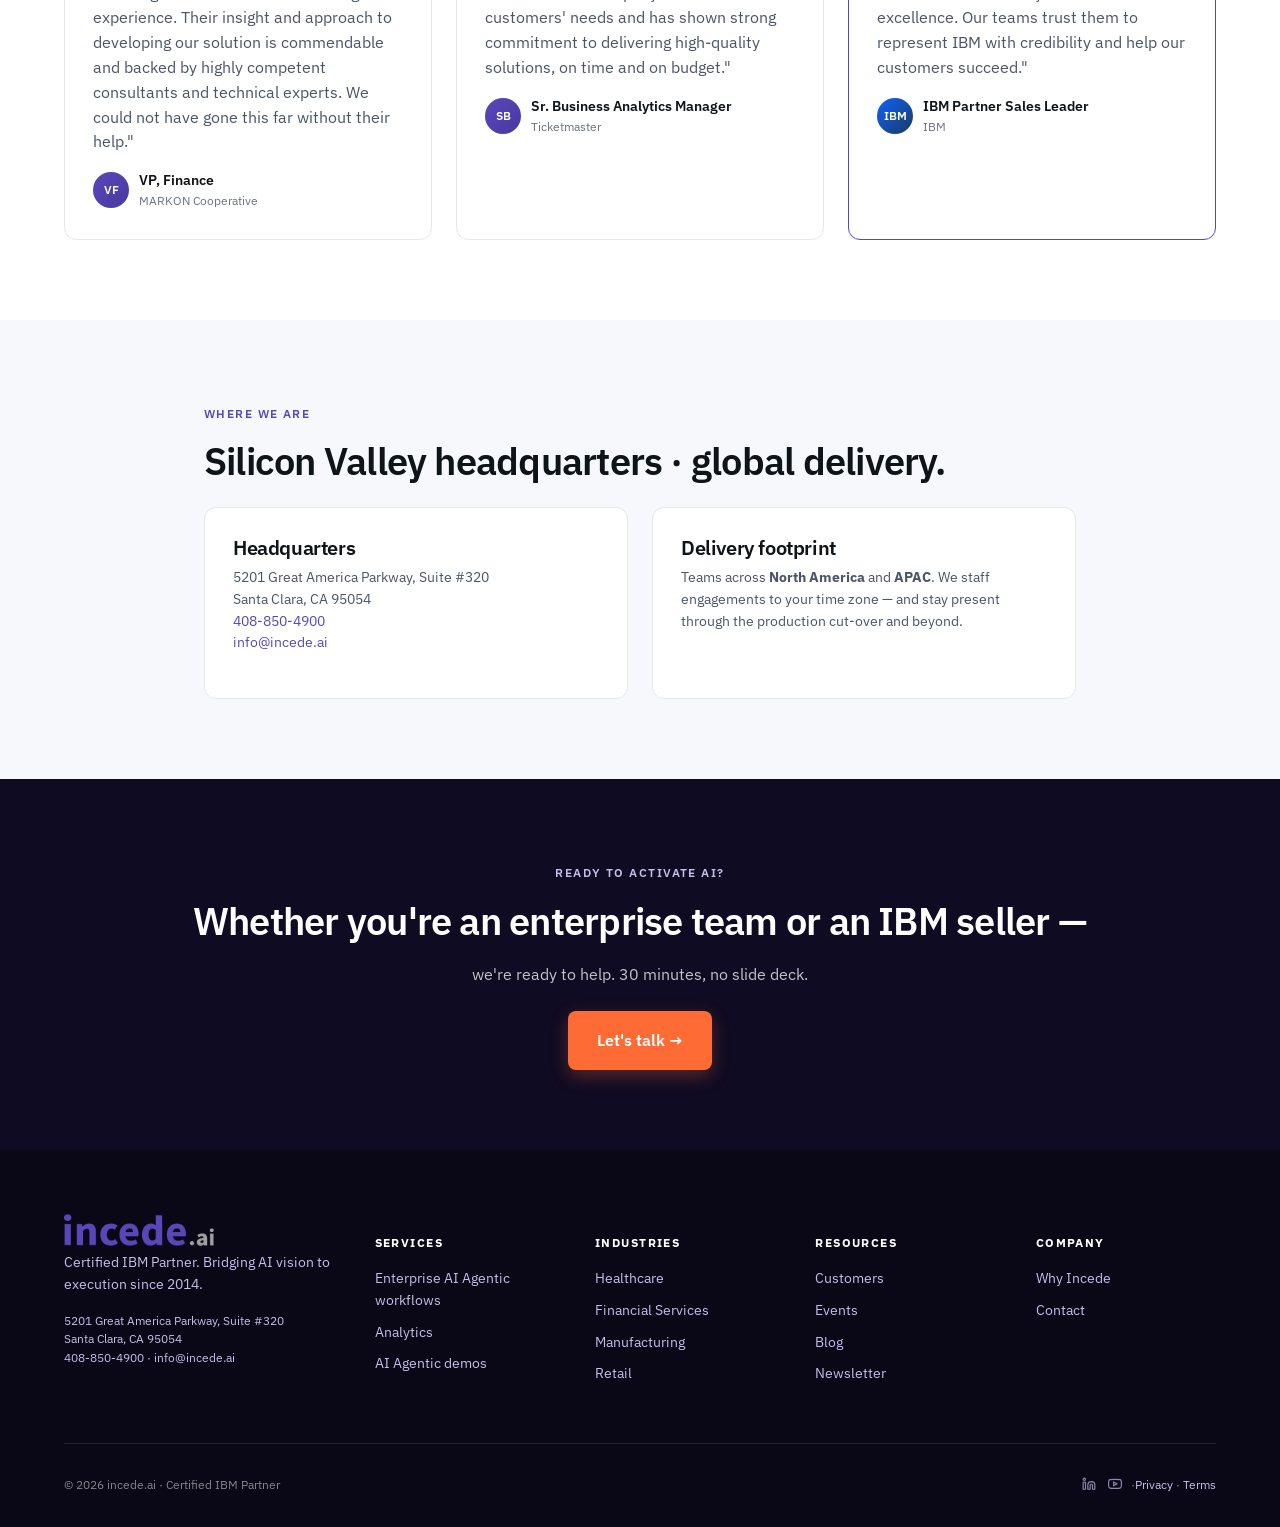
<file: about.html>
<!DOCTYPE html>
<html lang="en">
<head>
<meta charset="UTF-8" />
<meta name="viewport" content="width=device-width, initial-scale=1, shrink-to-fit=no" />
<title>Why Incede.ai — Certified IBM Partner for Enterprise AI</title>
<meta name="description" content="incede.ai is a certified IBM partner with 10+ years, 500+ projects, 200+ customers, and 95%+ customer satisfaction — headquartered in Silicon Valley with global delivery across North America and APAC." />
<meta name="theme-color" content="#5947BA" />
<link rel="preconnect" href="https://fonts.googleapis.com">
<link rel="preconnect" href="https://fonts.gstatic.com" crossorigin>
<link href="https://fonts.googleapis.com/css2?family=IBM+Plex+Sans:wght@400;500;600;700&display=swap" rel="stylesheet">
<link rel="stylesheet" href="styles.css" />
</head>
<body>
<a href="#main" class="skip-link">Skip to main content</a>

<div class="topbar">
  <div class="container">
    <span class="topbar-tag">Certified IBM Partner · 10+ years · 500+ projects · 200+ customers</span>
    <span class="topbar-meta"><a href="newsletter.html">Subscribe to The Brief →</a></span>
  </div>
</div>

<header class="nav">
  <div class="container">
    <a href="index.html" class="brand"><img src="assets/images/incede-logo.png" alt="incede.ai" style="height: 32px;"></a>
    <nav class="nav-links">
      <a href="quick-start.html">Services</a>
      <a href="demos.html">AI Agentic demos</a>
      <a href="case-studies.html">Customers</a>
      <a href="industries.html">Industries</a>
      <a href="events.html">Events</a>
      <a href="blog.html">Resources</a>
      <a href="about.html" class="active">Why Incede</a>
      <a href="contact.html" class="btn btn-primary">Let's talk <span class="arr">→</span></a>
    </nav>
  </div>
</header>

<main id="main">

<section class="page-hero">
  <div class="container container-tight">
    <div class="crumbs"><a href="index.html">Home</a><span class="sep">/</span>Why Incede</div>
    <span class="eyebrow">Why Incede.ai</span>
    <h1>The enterprise AI partner trusted by IBM.</h1>
    <p class="lede">incede.ai helps enterprises activate AI, automate processes, and modernize planning with precision and speed. As a certified IBM partner, we work alongside global teams to deploy secure, enterprise-ready solutions that drive real business outcomes — not just proofs of concept.</p>
  </div>
</section>

<!-- Story -->
<section>
  <div class="container container-tight">
    <span class="eyebrow">Proven · Experienced · Built to scale</span>
    <h2>A decade of building AI that actually ships.</h2>
    <p>Headquartered in Silicon Valley, Incede.ai is led by a seasoned team with decades of experience delivering AI solutions that drive measurable ROI. Our leaders have guided successful AI and automation initiatives across healthcare, finance, manufacturing, technology, retail, and government — helping organizations achieve faster insights, reduced costs, and scalable growth.</p>
    <p>Today, that expertise powers our mission: to deliver practical, results-driven AI solutions that enterprises can trust to create lasting business impact.</p>
  </div>
</section>

<!-- Real numbers -->
<section style="background: var(--bg-alt);">
  <div class="container">
    <div class="grid-4">
      <div class="metric center"><div class="num">100%</div><div class="lbl">Exclusive IBM focus</div></div>
      <div class="metric center"><div class="num">10+</div><div class="lbl">Years in business</div></div>
      <div class="metric center"><div class="num">500+</div><div class="lbl">Successful projects</div></div>
      <div class="metric center"><div class="num">200+</div><div class="lbl">Customers</div></div>
    </div>
    <div class="center" style="margin-top: 32px;">
      <p class="lede" style="display:inline-block;">95%+ customer satisfaction across delivery engagements.</p>
    </div>
  </div>
</section>

<!-- At a glance -->
<section>
  <div class="container container-tight">
    <span class="eyebrow">At a glance</span>
    <h2>What we are.</h2>
    <ul style="list-style:none;padding:0;">
      <li style="padding:16px 0; border-bottom:1px solid var(--line);"><strong>Certified IBM partner</strong> across watsonx, watsonx Orchestrate, watsonx BI, Planning Analytics, Cognos Analytics, Business Automation Workflow (BAW), and RPA.</li>
      <li style="padding:16px 0; border-bottom:1px solid var(--line);"><strong>Global delivery</strong> with teams across North America and APAC.</li>
      <li style="padding:16px 0; border-bottom:1px solid var(--line);"><strong>Industry focus:</strong> Healthcare, Financial Services, Technology, Manufacturing, Retail.</li>
      <li style="padding:16px 0; border-bottom:1px solid var(--line);"><strong>Compliance posture:</strong> SOC 2, HIPAA, GDPR aligned. IBM governance standards.</li>
      <li style="padding:16px 0;"><strong>Deployment:</strong> IBM Cloud, AWS, Azure, hybrid, and on-premises — cloud-native, containerized, audit-trailed.</li>
    </ul>
    <p style="margin-top: 24px;">We're not just a vendor. We're a trusted extension of your enterprise team.</p>
  </div>
</section>

<!-- Why customers trust us -->
<section style="background:var(--bg-alt);">
  <div class="container">
    <div class="section-head">
      <span class="eyebrow">Why customers and IBM teams trust us</span>
      <h2>Six things we do consistently well.</h2>
    </div>
    <div class="grid-2">
      <div class="card">
        <h3>Strategic IBM alignment</h3>
        <p>We're closely aligned with IBM's product teams and partner network — enabling faster solutioning, smarter integrations, and confident execution. We're part of IBM Partner Plus and listed in Partner Finder, frequently co-developing POCs with IBM teams.</p>
      </div>
      <div class="card">
        <h3>Enterprise-ready from day one</h3>
        <p>Our implementations are built for scale, security, and compliance — across IBM Cloud, AWS, Azure, hybrid, and on-prem. Aligned with IBM governance standards. We meet SOC 2, HIPAA, and GDPR.</p>
      </div>
      <div class="card">
        <h3>Outcome-driven, not tech-driven</h3>
        <p>Clients see 20–40% cost savings, faster approvals, reduced cycle times, and AI-powered analytics that surface what matters. Our agents and analytics integrate with SAP, Salesforce, Workday, ServiceNow, Slack, Teams, and Co-Pilot — driving lasting efficiency.</p>
      </div>
      <div class="card">
        <h3>Secure governance & responsible AI</h3>
        <p>We mitigate bias and hallucinations, monitor accuracy and costs, ensure explainability with RAG grounding, and apply safety guardrails. AI safety assessments and ethical practices balance innovation with accountability.</p>
      </div>
      <div class="card">
        <h3>Proven engagement model</h3>
        <p>Every engagement begins with discovery and roadmap planning. Projects move from pilot to deployment in weeks. Phased rollouts aligned to business goals — rapid POCs, seamless integrations, and post-launch training, optimization, and support.</p>
      </div>
      <div class="card" style="border-color: var(--brand);">
        <h3>Trusted by IBM field teams</h3>
        <p>IBM sellers, Customer Success Managers, and partner leaders turn to Incede.ai to deliver where it matters: enterprise credibility, technical depth, and proven delivery.</p>
      </div>
    </div>
  </div>
</section>

<!-- Real customer voices -->
<section>
  <div class="container">
    <div class="section-head"><span class="eyebrow">Customer voices</span><h2>From customers and IBM teams.</h2></div>
    <div class="grid-3">
      <div class="card">
        <p style="font-size:var(--fs-base);">"Working with Incede.ai has been a great experience. Their insight and approach to developing our solution is commendable and backed by highly competent consultants and technical experts. We could not have gone this far without their help."</p>
        <div style="display:flex; align-items:center; gap:10px; margin-top:16px;">
          <div class="author-photo" style="width:36px;height:36px;font-size:var(--fs-xs);">VF</div>
          <div><div style="font-size:var(--fs-sm); font-weight:600;">VP, Finance</div><div class="muted" style="font-size:var(--fs-xs);">MARKON Cooperative</div></div>
        </div>
      </div>
      <div class="card">
        <p style="font-size:var(--fs-base);">"Incede.ai is a company that understands customers' needs and has shown strong commitment to delivering high-quality solutions, on time and on budget."</p>
        <div style="display:flex; align-items:center; gap:10px; margin-top:16px;">
          <div class="author-photo" style="width:36px;height:36px;font-size:var(--fs-xs);">SB</div>
          <div><div style="font-size:var(--fs-sm); font-weight:600;">Sr. Business Analytics Manager</div><div class="muted" style="font-size:var(--fs-xs);">Ticketmaster</div></div>
        </div>
      </div>
      <div class="card" style="border-color: var(--brand);">
        <p style="font-size:var(--fs-base);">"Incede.ai consistently delivers with excellence. Our teams trust them to represent IBM with credibility and help our customers succeed."</p>
        <div style="display:flex; align-items:center; gap:10px; margin-top:16px;">
          <div class="author-photo" style="width:36px;height:36px;font-size:var(--fs-xs);background:linear-gradient(135deg,#0F62FE,#1a3a5f);">IBM</div>
          <div><div style="font-size:var(--fs-sm); font-weight:600;">IBM Partner Sales Leader</div><div class="muted" style="font-size:var(--fs-xs);">IBM</div></div>
        </div>
      </div>
    </div>
  </div>
</section>

<!-- Where we are -->
<section style="background: var(--bg-alt);">
  <div class="container container-tight">
    <span class="eyebrow">Where we are</span>
    <h2>Silicon Valley headquarters · global delivery.</h2>
    <div class="grid-2" style="margin-top: 24px;">
      <div class="card">
        <h3>Headquarters</h3>
        <p>5201 Great America Parkway, Suite #320<br>Santa Clara, CA 95054<br><a href="tel:+14088504900">408-850-4900</a><br><a href="mailto:info@incede.ai">info@incede.ai</a></p>
      </div>
      <div class="card">
        <h3>Delivery footprint</h3>
        <p>Teams across <strong>North America</strong> and <strong>APAC</strong>. We staff engagements to your time zone — and stay present through the production cut-over and beyond.</p>
      </div>
    </div>
  </div>
</section>

</main>

<section class="footer-cta">
  <div class="container">
    <span class="eyebrow" style="color:#C5BEEA;">Ready to activate AI?</span>
    <h2>Whether you're an enterprise team or an IBM seller —</h2>
    <p>we're ready to help. 30 minutes, no slide deck.</p>
    <a class="btn btn-accent btn-lg" href="contact.html">Let's talk →</a>
  </div>
</section>

<footer class="footer">
  <div class="container">
    <div class="footer-grid">
      <div><img src="assets/images/incede-logo.png" alt="incede.ai" style="height: 32px;"><p style="color:#C5BEEA;max-width:280px;">Certified IBM Partner. Bridging AI vision to execution since 2014.</p><p style="color:#C5BEEA;font-size:var(--fs-xs);margin-top:16px;">5201 Great America Parkway, Suite #320<br>Santa Clara, CA 95054<br><a href="tel:+14088504900">408-850-4900</a> · <a href="mailto:info@incede.ai">info@incede.ai</a></p></div>
      <div><h5>Services</h5><ul><li><a href="quick-start.html">Enterprise AI Agentic workflows</a></li><li><a href="quick-start.html#analytics">Analytics</a></li><li><a href="demos.html">AI Agentic demos</a></li></ul></div>
      <div><h5>Industries</h5><ul><li><a href="healthcare.html">Healthcare</a></li><li><a href="industries.html">Financial Services</a></li><li><a href="industries.html">Manufacturing</a></li><li><a href="industries.html">Retail</a></li></ul></div>
      <div><h5>Resources</h5><ul><li><a href="case-studies.html">Customers</a></li><li><a href="events.html">Events</a></li><li><a href="blog.html">Blog</a></li><li><a href="newsletter.html">Newsletter</a></li></ul></div>
      <div><h5>Company</h5><ul><li><a href="about.html">Why Incede</a></li><li><a href="contact.html">Contact</a></li></ul></div>
    </div>
    <div class="footer-bottom"><span>© 2026 incede.ai · Certified IBM Partner</span><span><a href="https://www.linkedin.com/company/incede-ai/" target="_blank" rel="noopener" aria-label="LinkedIn"><span class="social-icon"><svg viewBox="0 0 24 24"><path d="M16 8a6 6 0 0 1 6 6v7h-4v-7a2 2 0 0 0-4 0v7h-4v-7a6 6 0 0 1 6-6z"/><rect x="2" y="9" width="4" height="12"/><circle cx="4" cy="4" r="2"/></svg></span></a><a href="https://www.youtube.com/@incedeai" target="_blank" rel="noopener" aria-label="YouTube"><span class="social-icon"><svg viewBox="0 0 24 24"><path d="M22.54 6.42a2.78 2.78 0 0 0-1.94-2C18.88 4 12 4 12 4s-6.88 0-8.6.46a2.78 2.78 0 0 0-1.94 2A29 29 0 0 0 1 11.75a29 29 0 0 0 .46 5.33A2.78 2.78 0 0 0 3.4 19c1.72.46 8.6.46 8.6.46s6.88 0 8.6-.46a2.78 2.78 0 0 0 1.94-2 29 29 0 0 0 .46-5.25 29 29 0 0 0-.46-5.33z"/><polygon points="9.75 15.02 15.5 11.75 9.75 8.48 9.75 15.02"/></svg></span></a> ·<a href="contact.html">Privacy</a> · <a href="contact.html">Terms</a></span></div>
  </div>
</footer>

</body>
</html>
</file>
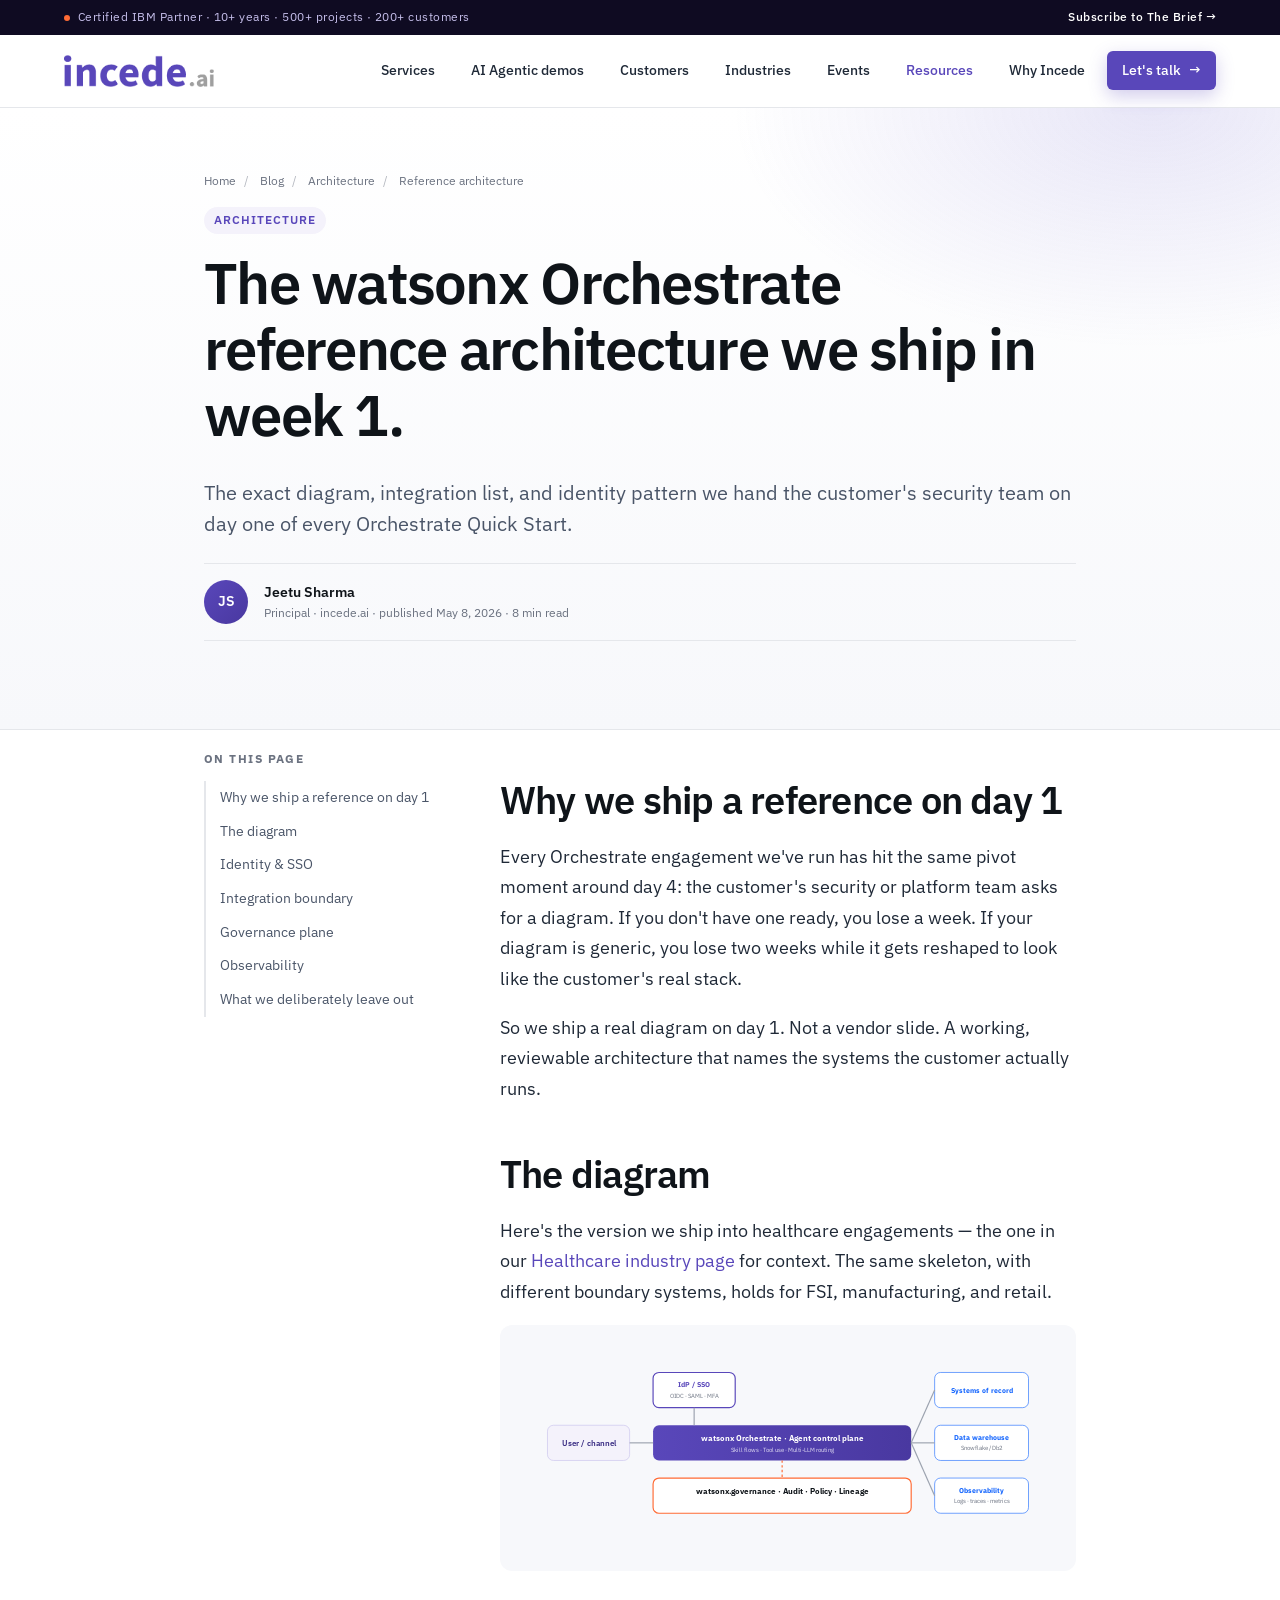
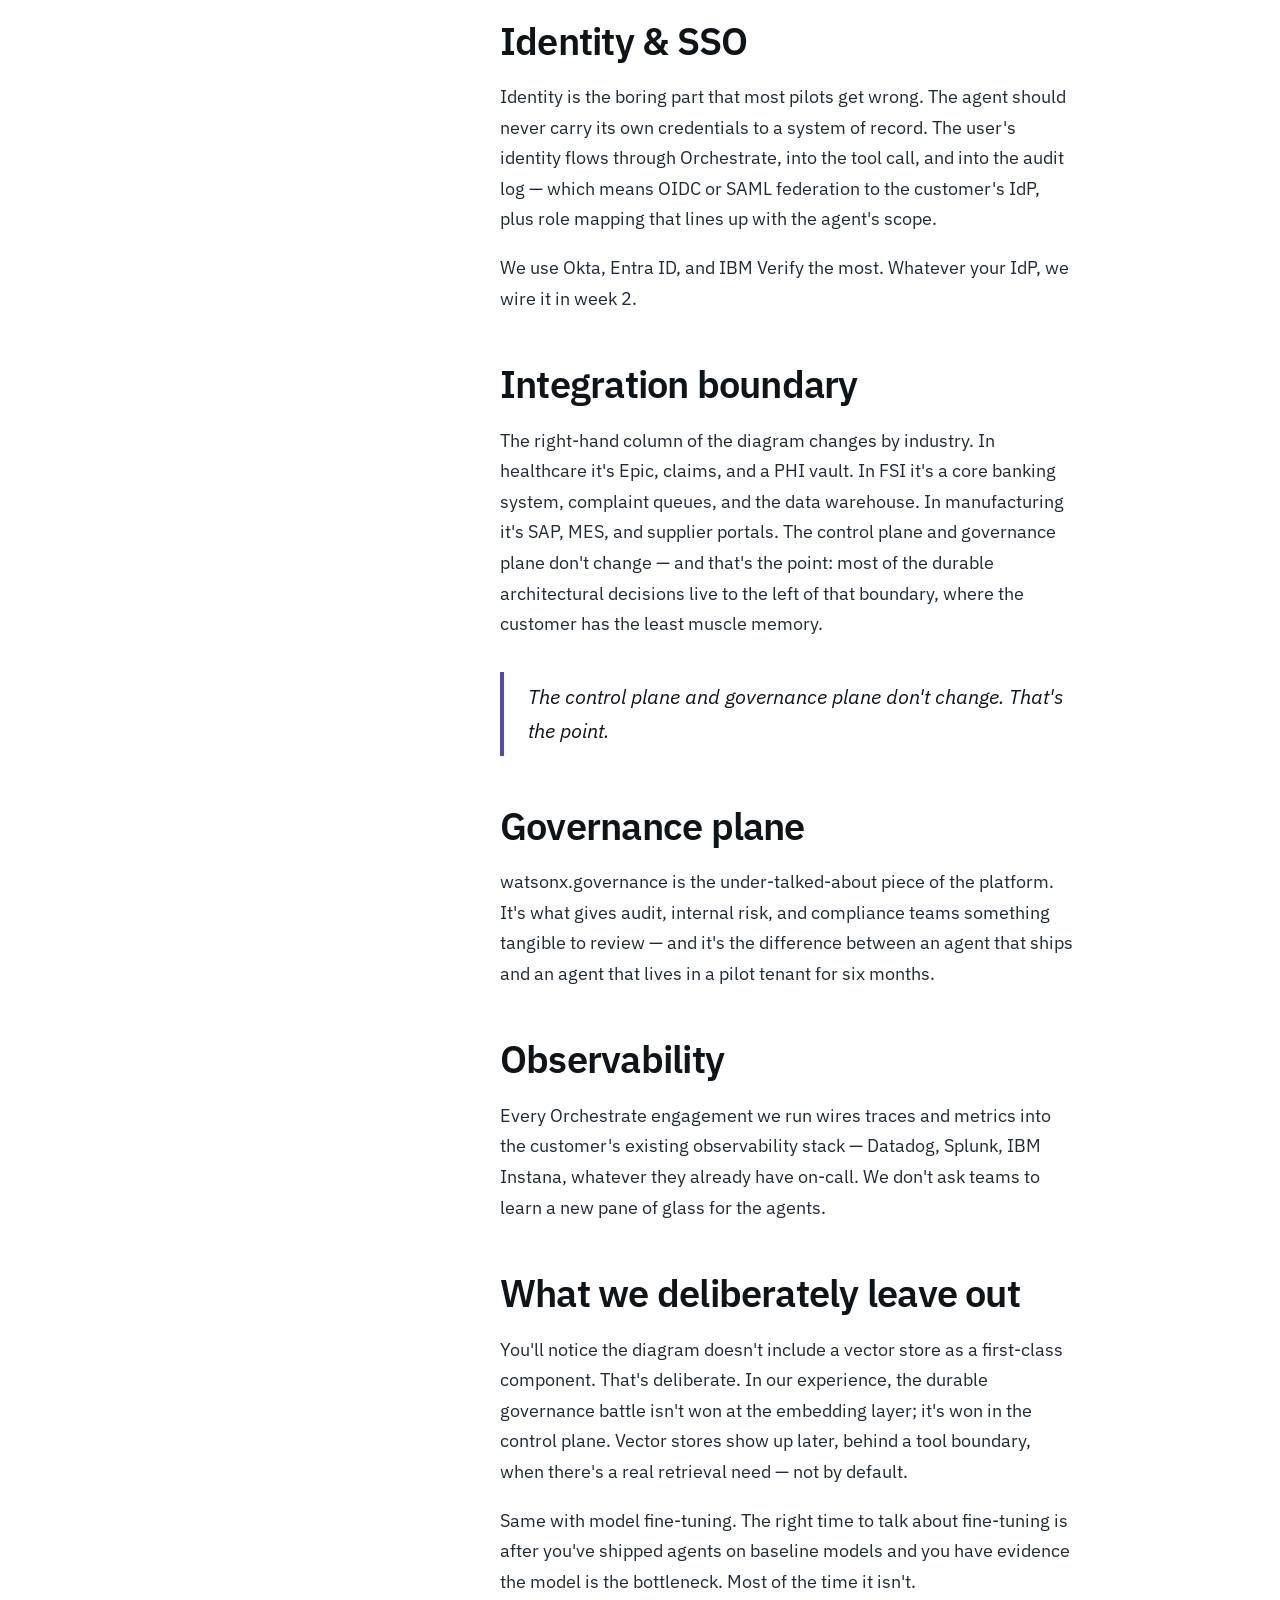
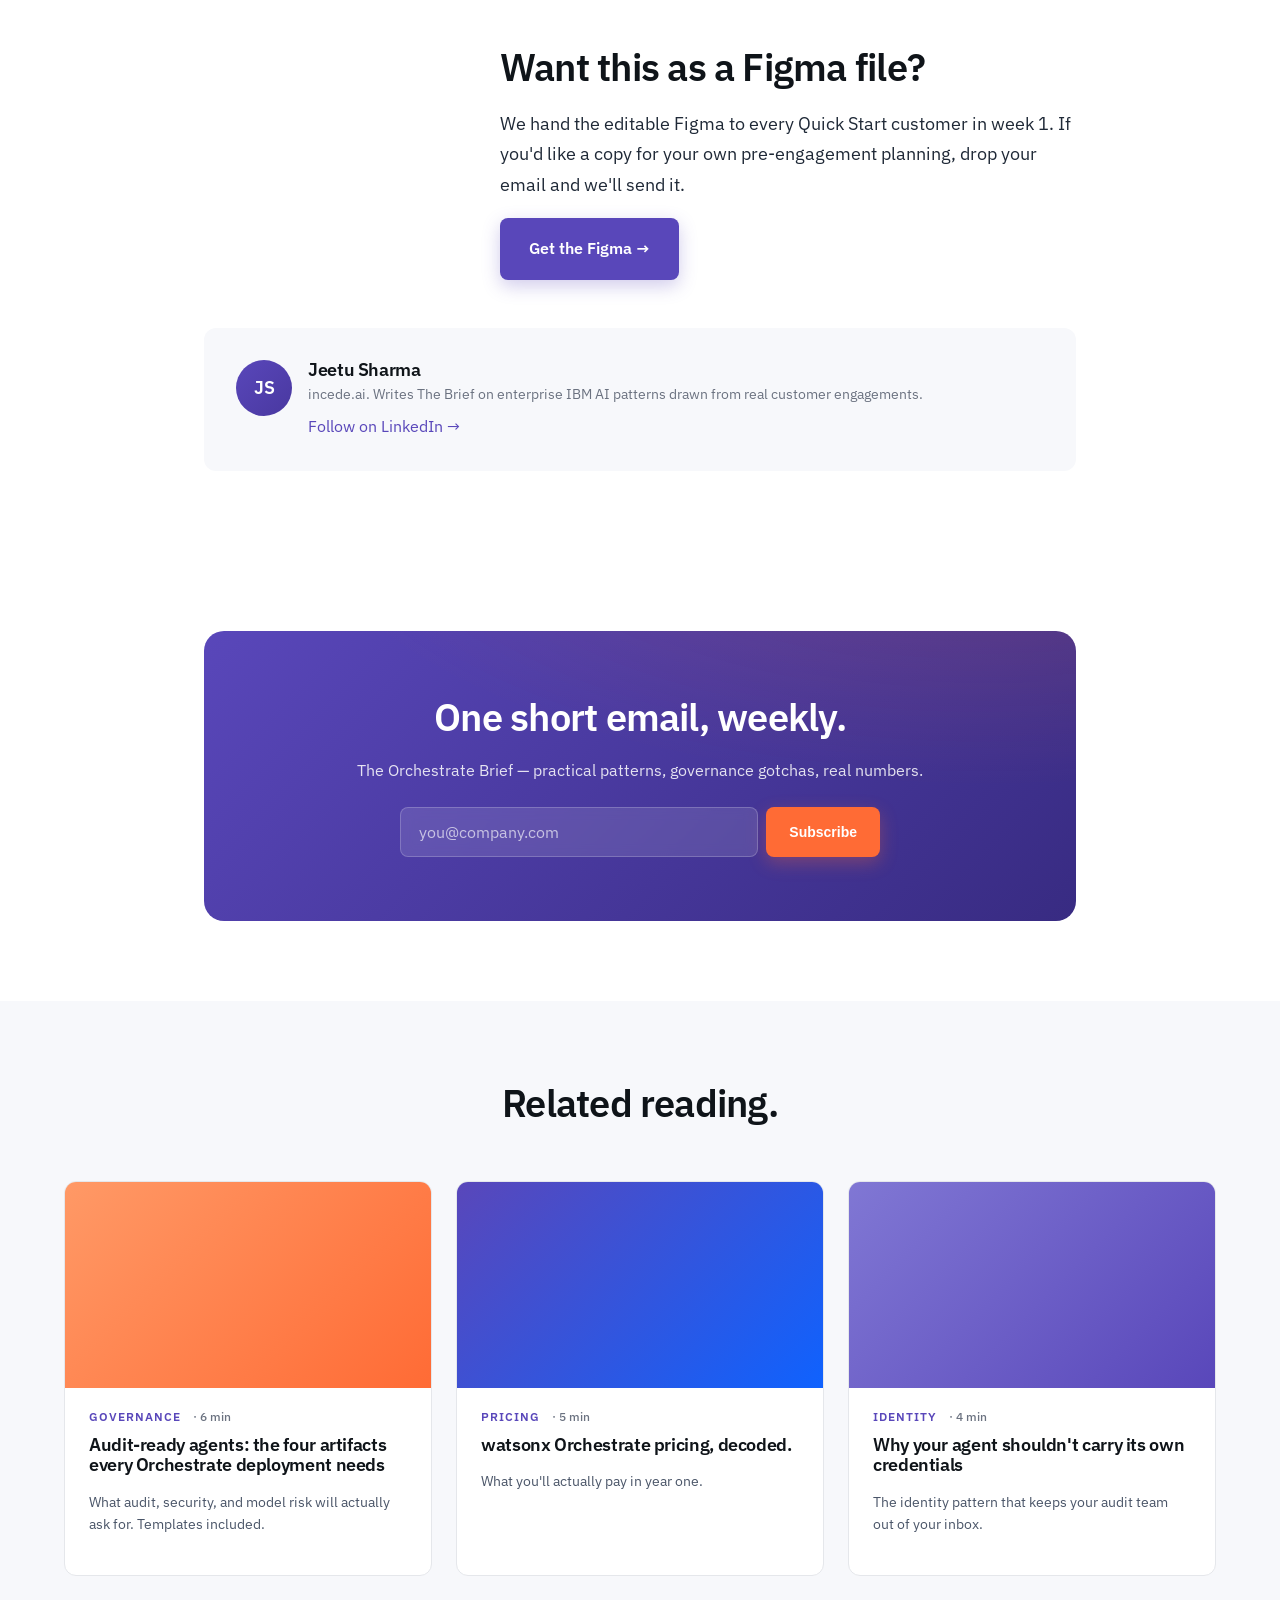
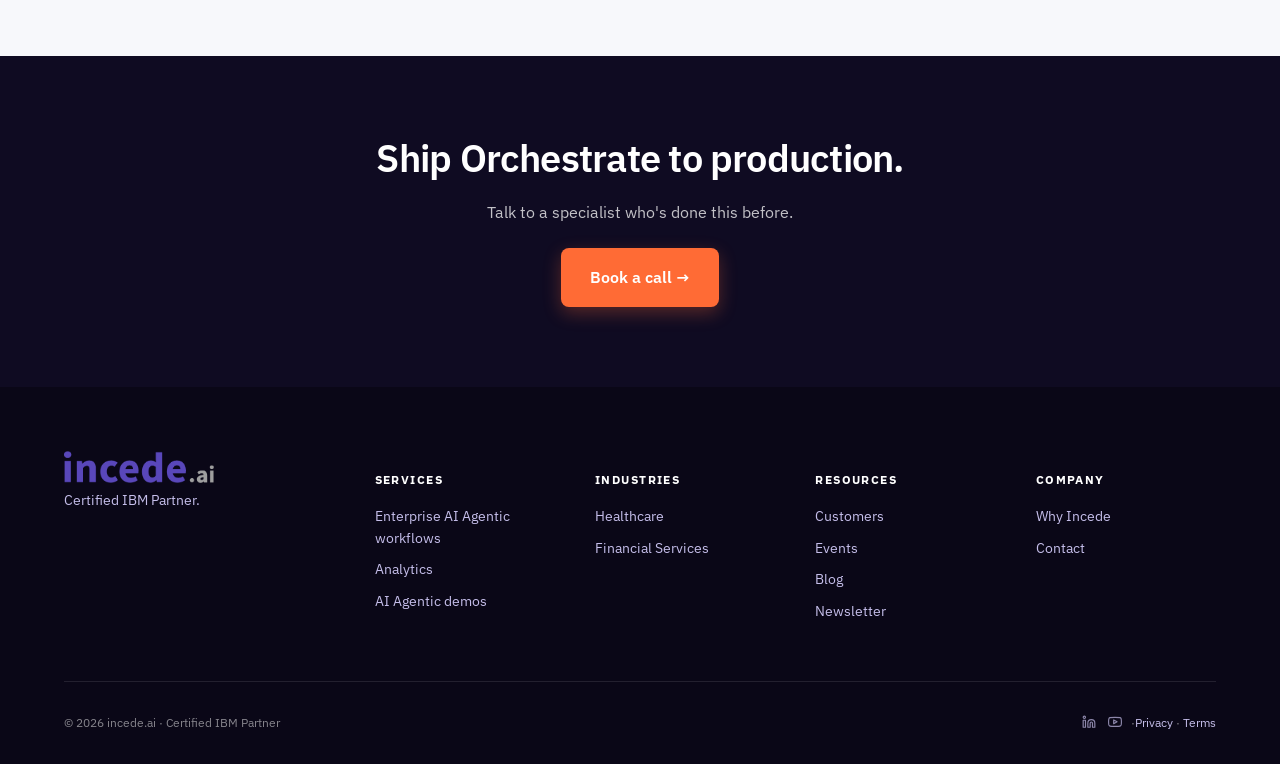
<file: blog-sample.html>
<!DOCTYPE html>
<html lang="en">
<head>
<meta charset="UTF-8" />
<meta name="viewport" content="width=device-width, initial-scale=1, shrink-to-fit=no" />
<title>The watsonx Orchestrate reference architecture we ship in week 1 | incede.ai</title>
<meta name="description" content="The exact diagram, integration list, and identity pattern we hand the customer's security team on day one of every Orchestrate Quick Start." />
<meta name="theme-color" content="#5947BA" />
<link rel="preconnect" href="https://fonts.googleapis.com">
<link rel="preconnect" href="https://fonts.gstatic.com" crossorigin>
<link href="https://fonts.googleapis.com/css2?family=IBM+Plex+Sans:wght@400;500;600;700&display=swap" rel="stylesheet">
<link rel="stylesheet" href="styles.css" />
<style>
  .post-layout { display: grid; grid-template-columns: 240px 1fr; gap: 56px; }
  @media (max-width: 900px) { .post-layout { grid-template-columns: 1fr; } }
  .toc { position: sticky; top: 100px; align-self: start; font-size: var(--fs-sm); }
  .toc h5 { font-size: var(--fs-xs); text-transform: uppercase; letter-spacing: 0.12em; color: var(--ink-4); margin-bottom: 12px; }
  .toc ul { list-style: none; padding: 0; margin: 0; border-left: 2px solid var(--line); }
  .toc li { padding: 6px 0 6px 14px; margin-left: -2px; border-left: 2px solid transparent; }
  .toc li:hover { border-left-color: var(--brand); }
  .toc a { color: var(--ink-3); }
  .toc a:hover { color: var(--brand); }
</style>
</head>
<body>
<a href="#main" class="skip-link">Skip to main content</a>

<div class="topbar">
  <div class="container">
    <span class="topbar-tag">Certified IBM Partner · 10+ years · 500+ projects · 200+ customers</span>
    <span class="topbar-meta"><a href="newsletter.html">Subscribe to The Brief →</a></span>
  </div>
</div>

<header class="nav">
  <div class="container">
    <a href="index.html" class="brand"><img src="assets/images/incede-logo.png" alt="incede.ai" style="height: 32px;"></a>
    <nav class="nav-links">
      <a href="quick-start.html">Services</a>
      <a href="demos.html">AI Agentic demos</a>
      <a href="case-studies.html">Customers</a>
      <a href="industries.html">Industries</a>
      <a href="events.html">Events</a>
      <a href="blog.html" class="active">Resources</a>
      <a href="about.html">Why Incede</a>
      <a href="contact.html" class="btn btn-primary">Let's talk <span class="arr">→</span></a>
    </nav>
  </div>
</header>

<main id="main">

<section class="page-hero">
  <div class="container container-tight">
    <div class="crumbs">
      <a href="index.html">Home</a><span class="sep">/</span>
      <a href="blog.html">Blog</a><span class="sep">/</span>
      <a href="blog.html">Architecture</a><span class="sep">/</span>
      Reference architecture
    </div>
    <span class="pill">Architecture</span>
    <h1 style="margin-top: 16px;">The watsonx Orchestrate reference architecture we ship in week 1.</h1>
    <p class="lede">The exact diagram, integration list, and identity pattern we hand the customer's security team on day one of every Orchestrate Quick Start.</p>
    <div class="article-meta">
      <div class="author-photo">JS</div>
      <div>
        <div style="font-weight:600;">Jeetu Sharma</div>
        <div class="muted" style="font-size: var(--fs-xs);">Principal · incede.ai · published May 8, 2026 · 8 min read</div>
      </div>
    </div>
  </div>
</section>

<section style="padding-top: 0;">
  <div class="container container-tight">
    <div class="post-layout">
      <aside class="toc" aria-label="Table of contents">
        <h5>On this page</h5>
        <ul>
          <li><a href="#why">Why we ship a reference on day 1</a></li>
          <li><a href="#diagram">The diagram</a></li>
          <li><a href="#identity">Identity & SSO</a></li>
          <li><a href="#integration">Integration boundary</a></li>
          <li><a href="#governance">Governance plane</a></li>
          <li><a href="#observability">Observability</a></li>
          <li><a href="#what-not">What we deliberately leave out</a></li>
        </ul>
      </aside>
      <div class="article-body">

        <h2 id="why">Why we ship a reference on day 1</h2>
        <p>Every Orchestrate engagement we've run has hit the same pivot moment around day 4: the customer's security or platform team asks for a diagram. If you don't have one ready, you lose a week. If your diagram is generic, you lose two weeks while it gets reshaped to look like the customer's real stack.</p>
        <p>So we ship a real diagram on day 1. Not a vendor slide. A working, reviewable architecture that names the systems the customer actually runs.</p>

        <h2 id="diagram">The diagram</h2>
        <p>Here's the version we ship into healthcare engagements — the one in our <a href="healthcare.html">Healthcare industry page</a> for context. The same skeleton, with different boundary systems, holds for FSI, manufacturing, and retail.</p>

        <div style="background: var(--bg-alt); border-radius: 12px; padding: 24px; margin: 16px 0;">
          <svg viewBox="0 0 900 320" role="img" aria-label="Reference architecture: identity, agent control plane, governance plane, and integration boundary." style="width:100%; height:auto;">
            <defs><linearGradient id="g2" x1="0" x2="1"><stop offset="0" stop-color="#5947BA"/><stop offset="1" stop-color="#4938A0"/></linearGradient></defs>
            <rect x="40" y="130" width="140" height="60" rx="10" fill="#F4F2FB" stroke="#C5BEEA"/>
            <text x="110" y="165" text-anchor="middle" font-size="14" fill="#382B82" font-weight="600">User / channel</text>
            <rect x="220" y="40" width="140" height="60" rx="10" fill="#fff" stroke="#5947BA" stroke-width="2"/>
            <text x="290" y="65" text-anchor="middle" font-size="12" fill="#5947BA" font-weight="700">IdP / SSO</text>
            <text x="290" y="83" text-anchor="middle" font-size="11" fill="#6B7280">OIDC · SAML · MFA</text>
            <rect x="220" y="130" width="440" height="60" rx="10" fill="url(#g2)"/>
            <text x="440" y="157" text-anchor="middle" font-size="14" fill="#fff" font-weight="700">watsonx Orchestrate · Agent control plane</text>
            <text x="440" y="175" text-anchor="middle" font-size="11" fill="#E6E2F5">Skill flows · Tool use · Multi-LLM routing</text>
            <rect x="220" y="220" width="440" height="60" rx="10" fill="#fff" stroke="#FF6B35" stroke-width="2"/>
            <text x="440" y="247" text-anchor="middle" font-size="13" fill="#0F1419" font-weight="700">watsonx.governance · Audit · Policy · Lineage</text>
            <rect x="700" y="40" width="160" height="60" rx="10" fill="#fff" stroke="#0F62FE"/>
            <text x="780" y="75" text-anchor="middle" font-size="12" fill="#0F62FE" font-weight="700">Systems of record</text>
            <rect x="700" y="130" width="160" height="60" rx="10" fill="#fff" stroke="#0F62FE"/>
            <text x="780" y="155" text-anchor="middle" font-size="12" fill="#0F62FE" font-weight="700">Data warehouse</text>
            <text x="780" y="173" text-anchor="middle" font-size="11" fill="#6B7280">Snowflake / Db2</text>
            <rect x="700" y="220" width="160" height="60" rx="10" fill="#fff" stroke="#0F62FE"/>
            <text x="780" y="245" text-anchor="middle" font-size="12" fill="#0F62FE" font-weight="700">Observability</text>
            <text x="780" y="263" text-anchor="middle" font-size="11" fill="#6B7280">Logs · traces · metrics</text>
            <line x1="180" y1="160" x2="220" y2="160" stroke="#9CA3AF" stroke-width="2"/>
            <line x1="290" y1="100" x2="290" y2="130" stroke="#9CA3AF" stroke-width="2"/>
            <line x1="660" y1="160" x2="700" y2="70" stroke="#9CA3AF" stroke-width="2"/>
            <line x1="660" y1="160" x2="700" y2="160" stroke="#9CA3AF" stroke-width="2"/>
            <line x1="660" y1="160" x2="700" y2="250" stroke="#9CA3AF" stroke-width="2"/>
            <line x1="440" y1="190" x2="440" y2="220" stroke="#FF6B35" stroke-width="2" stroke-dasharray="4 4"/>
          </svg>
        </div>

        <h2 id="identity">Identity & SSO</h2>
        <p>Identity is the boring part that most pilots get wrong. The agent should never carry its own credentials to a system of record. The user's identity flows through Orchestrate, into the tool call, and into the audit log — which means OIDC or SAML federation to the customer's IdP, plus role mapping that lines up with the agent's scope.</p>
        <p>We use Okta, Entra ID, and IBM Verify the most. Whatever your IdP, we wire it in week 2.</p>

        <h2 id="integration">Integration boundary</h2>
        <p>The right-hand column of the diagram changes by industry. In healthcare it's Epic, claims, and a PHI vault. In FSI it's a core banking system, complaint queues, and the data warehouse. In manufacturing it's SAP, MES, and supplier portals. The control plane and governance plane don't change — and that's the point: most of the durable architectural decisions live to the left of that boundary, where the customer has the least muscle memory.</p>

        <blockquote>The control plane and governance plane don't change. That's the point.</blockquote>

        <h2 id="governance">Governance plane</h2>
        <p>watsonx.governance is the under-talked-about piece of the platform. It's what gives audit, internal risk, and compliance teams something tangible to review — and it's the difference between an agent that ships and an agent that lives in a pilot tenant for six months.</p>

        <h2 id="observability">Observability</h2>
        <p>Every Orchestrate engagement we run wires traces and metrics into the customer's existing observability stack — Datadog, Splunk, IBM Instana, whatever they already have on-call. We don't ask teams to learn a new pane of glass for the agents.</p>

        <h2 id="what-not">What we deliberately leave out</h2>
        <p>You'll notice the diagram doesn't include a vector store as a first-class component. That's deliberate. In our experience, the durable governance battle isn't won at the embedding layer; it's won in the control plane. Vector stores show up later, behind a tool boundary, when there's a real retrieval need — not by default.</p>
        <p>Same with model fine-tuning. The right time to talk about fine-tuning is after you've shipped agents on baseline models and you have evidence the model is the bottleneck. Most of the time it isn't.</p>

        <h2>Want this as a Figma file?</h2>
        <p>We hand the editable Figma to every Quick Start customer in week 1. If you'd like a copy for your own pre-engagement planning, drop your email and we'll send it.</p>
        <a class="btn btn-primary btn-lg" href="newsletter.html">Get the Figma →</a>
      </div>
    </div>

    <!-- Author bio -->
    <div style="margin-top: 48px; padding: 32px; background: var(--bg-alt); border-radius: var(--radius);">
      <div style="display: flex; gap: 16px; align-items: start;">
        <div class="author-photo" style="width: 56px; height: 56px; font-size: var(--fs-lg);">JS</div>
        <div>
          <h4 style="margin: 0 0 4px;">Jeetu Sharma</h4>
          <p class="muted" style="font-size: var(--fs-sm); margin-bottom: 8px;">incede.ai. Writes The Brief on enterprise IBM AI patterns drawn from real customer engagements.</p>
          <a class="more" href="#">Follow on LinkedIn →</a>
        </div>
      </div>
    </div>
  </div>
</section>

<!-- Newsletter inline -->
<section>
  <div class="container container-tight">
    <div class="newsletter-band">
      <h2>One short email, weekly.</h2>
      <p>The Orchestrate Brief — practical patterns, governance gotchas, real numbers.</p>
      <form class="newsletter-form" onsubmit="event.preventDefault(); this.querySelector('button').innerText='Subscribed ✓';">
        <input type="email" required placeholder="you@company.com" aria-label="Email address" />
        <button class="btn btn-accent" type="submit">Subscribe</button>
      </form>
    </div>
  </div>
</section>

<!-- Related posts -->
<section style="background: var(--bg-alt);">
  <div class="container">
    <div class="section-head"><h2>Related reading.</h2></div>
    <div class="grid-3">
      <a href="blog-sample.html" class="card post-card">
        <div class="thumb t2"></div>
        <div class="meta"><span class="cat">Governance</span><span>· 6 min</span></div>
        <h3>Audit-ready agents: the four artifacts every Orchestrate deployment needs</h3>
        <p>What audit, security, and model risk will actually ask for. Templates included.</p>
      </a>
      <a href="blog-sample.html" class="card post-card">
        <div class="thumb t3"></div>
        <div class="meta"><span class="cat">Pricing</span><span>· 5 min</span></div>
        <h3>watsonx Orchestrate pricing, decoded.</h3>
        <p>What you'll actually pay in year one.</p>
      </a>
      <a href="blog-sample.html" class="card post-card">
        <div class="thumb"></div>
        <div class="meta"><span class="cat">Identity</span><span>· 4 min</span></div>
        <h3>Why your agent shouldn't carry its own credentials</h3>
        <p>The identity pattern that keeps your audit team out of your inbox.</p>
      </a>
    </div>
  </div>
</section>

</main>

<section class="footer-cta">
  <div class="container">
    <h2>Ship Orchestrate to production.</h2>
    <p>Talk to a specialist who's done this before.</p>
    <a class="btn btn-accent btn-lg" href="contact.html">Book a call →</a>
  </div>
</section>

<footer class="footer">
  <div class="container">
    <div class="footer-grid">
      <div><img src="assets/images/incede-logo.png" alt="incede.ai" style="height: 32px;"><p style="color:#C5BEEA;max-width:280px;">Certified IBM Partner.</p></div>
      <div><h5>Services</h5><ul><li><a href="quick-start.html">Enterprise AI Agentic workflows</a></li><li><a href="quick-start.html#analytics">Analytics</a></li><li><a href="demos.html">AI Agentic demos</a></li></ul></div>
      <div><h5>Industries</h5><ul><li><a href="healthcare.html">Healthcare</a></li><li><a href="industries.html">Financial Services</a></li></ul></div>
      <div><h5>Resources</h5><ul><li><a href="case-studies.html">Customers</a></li><li><a href="events.html">Events</a></li><li><a href="blog.html">Blog</a></li><li><a href="newsletter.html">Newsletter</a></li></ul></div>
      <div><h5>Company</h5><ul><li><a href="about.html">Why Incede</a></li><li><a href="contact.html">Contact</a></li></ul></div>
    </div>
    <div class="footer-bottom"><span>© 2026 incede.ai · Certified IBM Partner</span><span><a href="https://www.linkedin.com/company/incede-ai/" target="_blank" rel="noopener" aria-label="LinkedIn"><span class="social-icon"><svg viewBox="0 0 24 24"><path d="M16 8a6 6 0 0 1 6 6v7h-4v-7a2 2 0 0 0-4 0v7h-4v-7a6 6 0 0 1 6-6z"/><rect x="2" y="9" width="4" height="12"/><circle cx="4" cy="4" r="2"/></svg></span></a><a href="https://www.youtube.com/@incedeai" target="_blank" rel="noopener" aria-label="YouTube"><span class="social-icon"><svg viewBox="0 0 24 24"><path d="M22.54 6.42a2.78 2.78 0 0 0-1.94-2C18.88 4 12 4 12 4s-6.88 0-8.6.46a2.78 2.78 0 0 0-1.94 2A29 29 0 0 0 1 11.75a29 29 0 0 0 .46 5.33A2.78 2.78 0 0 0 3.4 19c1.72.46 8.6.46 8.6.46s6.88 0 8.6-.46a2.78 2.78 0 0 0 1.94-2 29 29 0 0 0 .46-5.25 29 29 0 0 0-.46-5.33z"/><polygon points="9.75 15.02 15.5 11.75 9.75 8.48 9.75 15.02"/></svg></span></a> ·<a href="contact.html">Privacy</a> · <a href="contact.html">Terms</a></span></div>
  </div>
</footer>

</body>
</html>
</file>
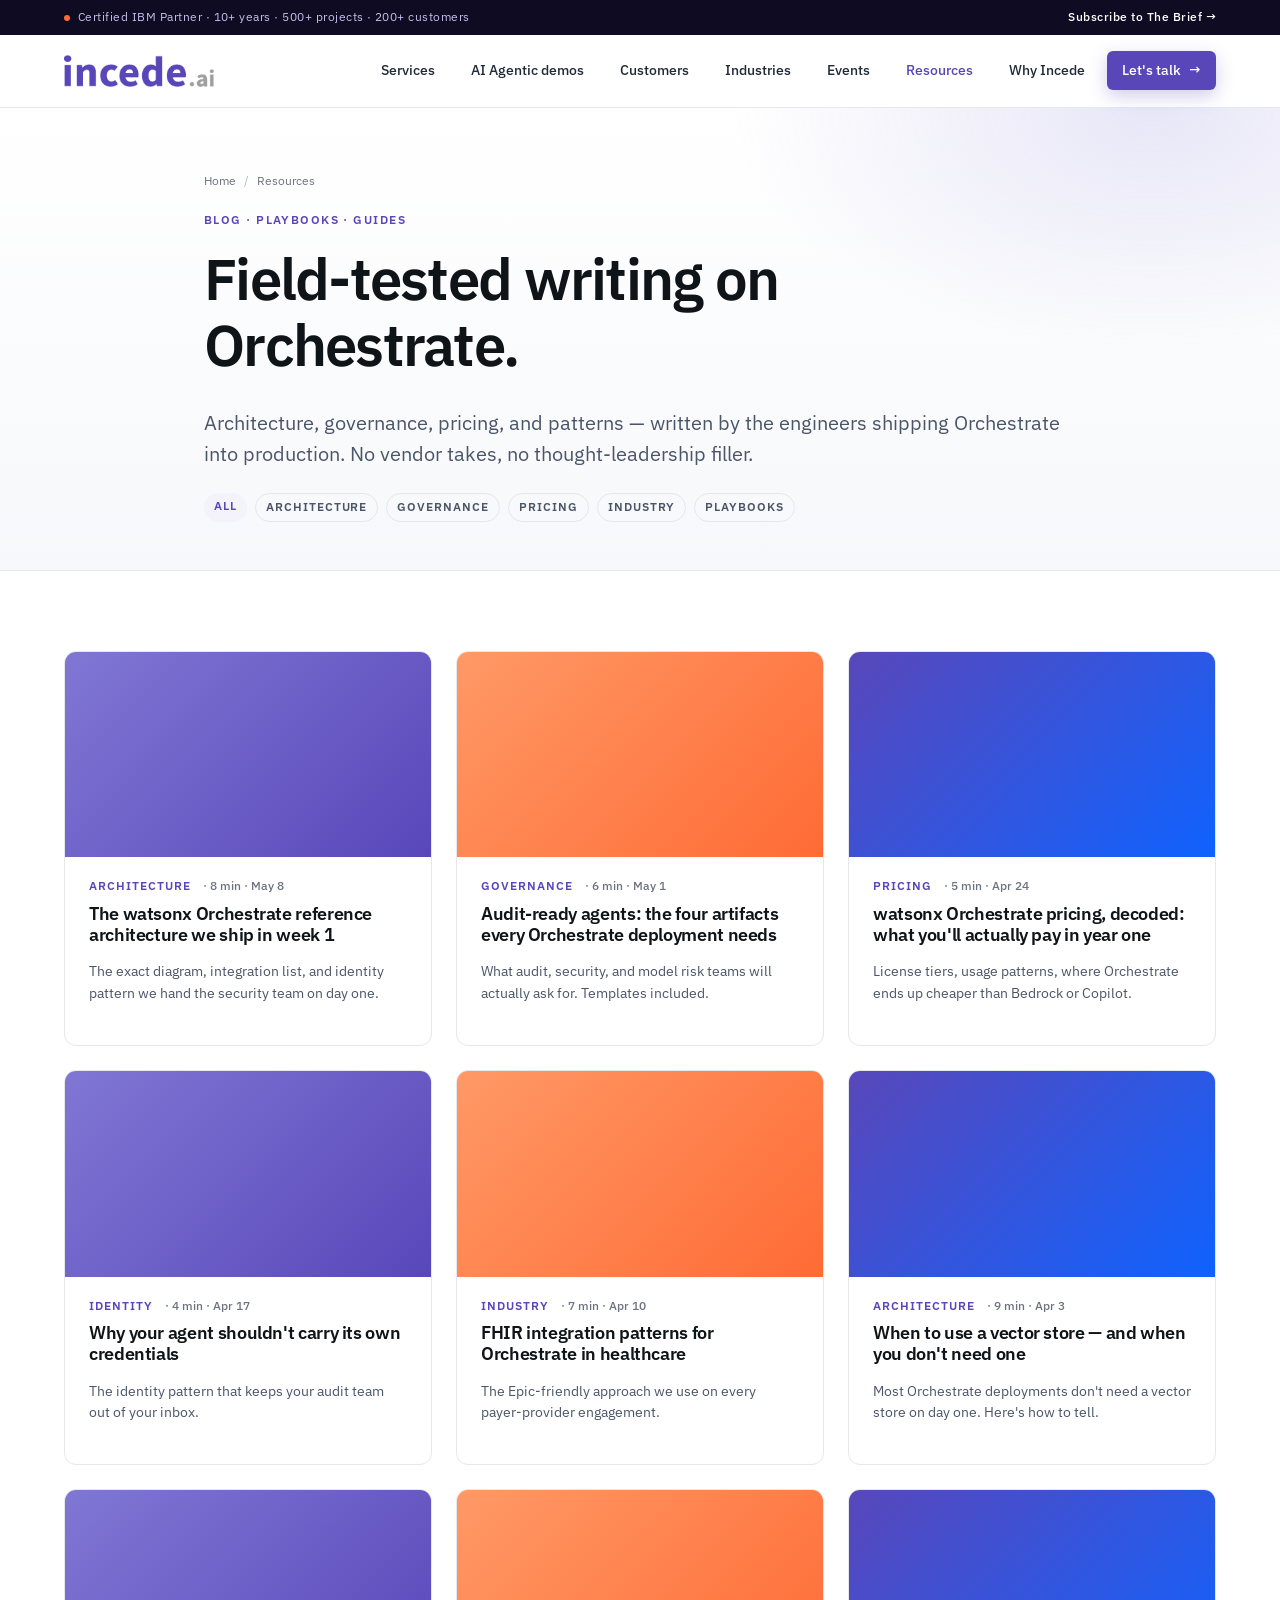
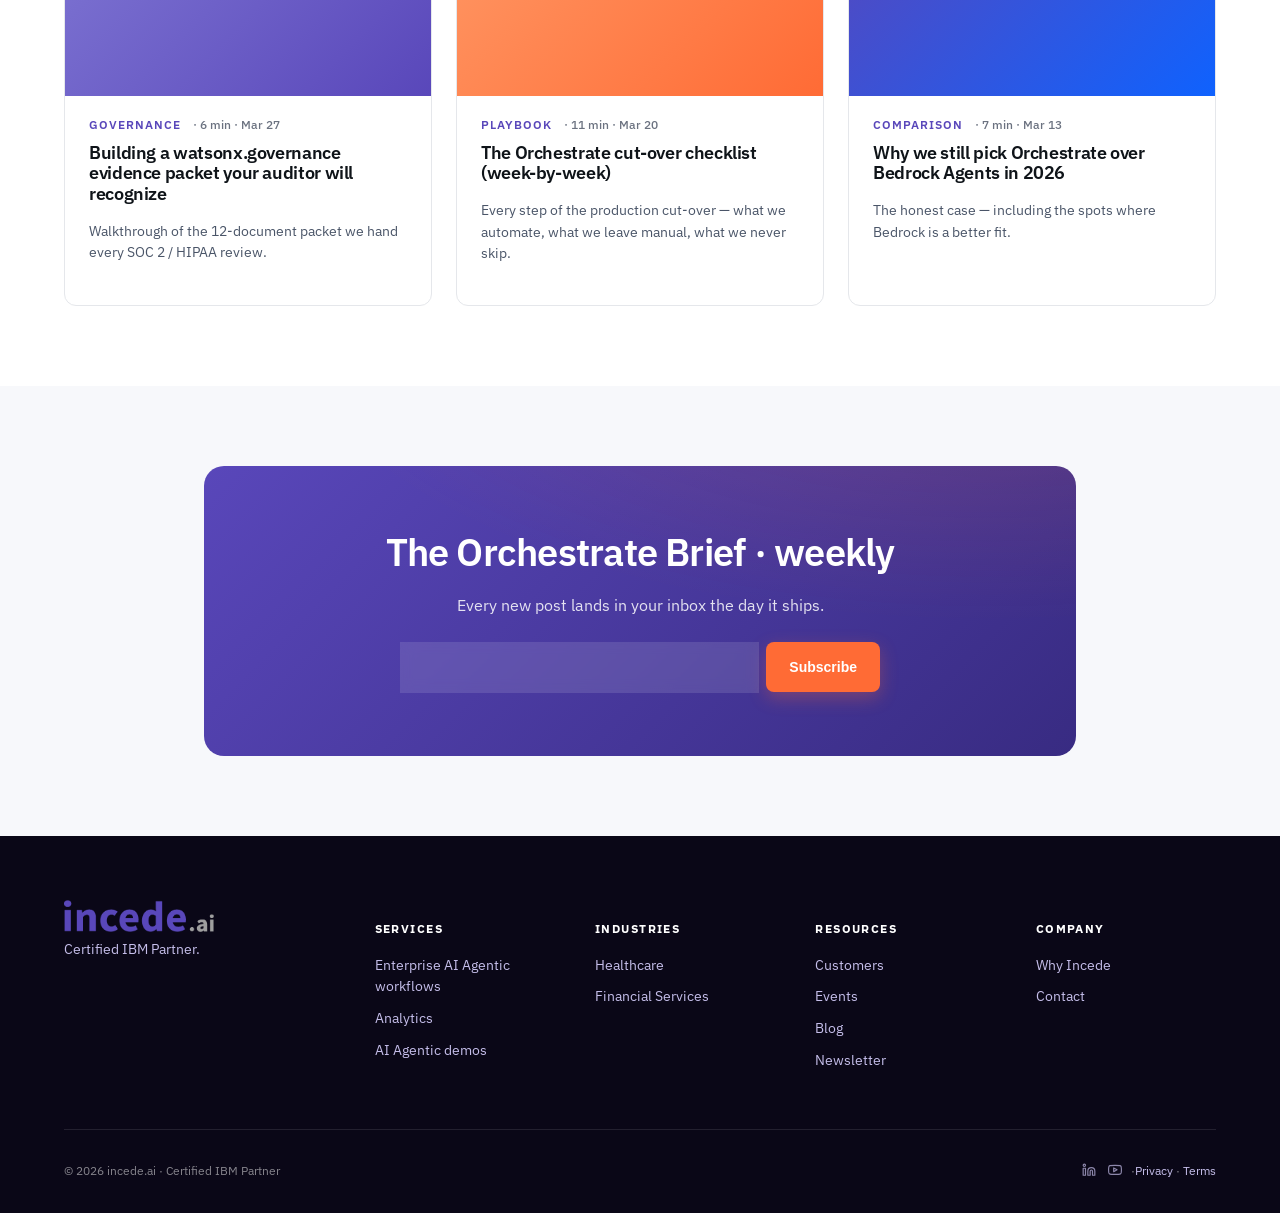
<file: blog.html>
<!DOCTYPE html>
<html lang="en">
<head>
<meta charset="UTF-8" />
<meta name="viewport" content="width=device-width, initial-scale=1, shrink-to-fit=no" />
<title>Blog & Resources — incede.ai</title>
<meta name="description" content="Field-tested writing on watsonx Orchestrate — architecture, governance, pricing, and the patterns we ship in production." />
<meta name="theme-color" content="#5947BA" />
<link rel="preconnect" href="https://fonts.googleapis.com">
<link rel="preconnect" href="https://fonts.gstatic.com" crossorigin>
<link href="https://fonts.googleapis.com/css2?family=IBM+Plex+Sans:wght@400;500;600;700&display=swap" rel="stylesheet">
<link rel="stylesheet" href="styles.css" />
</head>
<body>
<a href="#main" class="skip-link">Skip to main content</a>

<div class="topbar"><div class="container"><span class="topbar-tag">Certified IBM Partner · 10+ years · 500+ projects · 200+ customers</span><span class="topbar-meta"><a href="newsletter.html">Subscribe to The Brief →</a></span></div></div>

<header class="nav">
  <div class="container">
    <a href="index.html" class="brand"><img src="assets/images/incede-logo.png" alt="incede.ai" style="height: 32px;"></a>
    <nav class="nav-links">
      <a href="quick-start.html">Services</a>
      <a href="demos.html">AI Agentic demos</a>
      <a href="case-studies.html">Customers</a>
      <a href="industries.html">Industries</a>
      <a href="events.html">Events</a>
      <a href="blog.html" class="active">Resources</a>
      <a href="about.html">Why Incede</a>
      <a href="contact.html" class="btn btn-primary">Let's talk <span class="arr">→</span></a>
    </nav>
  </div>
</header>

<main id="main">

<section class="page-hero">
  <div class="container container-tight">
    <div class="crumbs"><a href="index.html">Home</a><span class="sep">/</span>Resources</div>
    <span class="eyebrow">Blog · Playbooks · Guides</span>
    <h1>Field-tested writing on Orchestrate.</h1>
    <p class="lede">Architecture, governance, pricing, and patterns — written by the engineers shipping Orchestrate into production. No vendor takes, no thought-leadership filler.</p>
    <div style="display:flex;gap:8px;flex-wrap:wrap;margin-top:24px;">
      <span class="pill">All</span>
      <span class="pill" style="background:transparent;border:1px solid var(--line);color:var(--ink-3);">Architecture</span>
      <span class="pill" style="background:transparent;border:1px solid var(--line);color:var(--ink-3);">Governance</span>
      <span class="pill" style="background:transparent;border:1px solid var(--line);color:var(--ink-3);">Pricing</span>
      <span class="pill" style="background:transparent;border:1px solid var(--line);color:var(--ink-3);">Industry</span>
      <span class="pill" style="background:transparent;border:1px solid var(--line);color:var(--ink-3);">Playbooks</span>
    </div>
  </div>
</section>

<section>
  <div class="container">
    <div class="grid-3">
      <a href="blog-sample.html" class="card post-card">
        <div class="thumb"></div>
        <div class="meta"><span class="cat">Architecture</span><span>· 8 min · May 8</span></div>
        <h3>The watsonx Orchestrate reference architecture we ship in week 1</h3>
        <p>The exact diagram, integration list, and identity pattern we hand the security team on day one.</p>
      </a>
      <a href="blog-sample.html" class="card post-card">
        <div class="thumb t2"></div>
        <div class="meta"><span class="cat">Governance</span><span>· 6 min · May 1</span></div>
        <h3>Audit-ready agents: the four artifacts every Orchestrate deployment needs</h3>
        <p>What audit, security, and model risk teams will actually ask for. Templates included.</p>
      </a>
      <a href="blog-sample.html" class="card post-card">
        <div class="thumb t3"></div>
        <div class="meta"><span class="cat">Pricing</span><span>· 5 min · Apr 24</span></div>
        <h3>watsonx Orchestrate pricing, decoded: what you'll actually pay in year one</h3>
        <p>License tiers, usage patterns, where Orchestrate ends up cheaper than Bedrock or Copilot.</p>
      </a>
      <a href="blog-sample.html" class="card post-card">
        <div class="thumb"></div>
        <div class="meta"><span class="cat">Identity</span><span>· 4 min · Apr 17</span></div>
        <h3>Why your agent shouldn't carry its own credentials</h3>
        <p>The identity pattern that keeps your audit team out of your inbox.</p>
      </a>
      <a href="blog-sample.html" class="card post-card">
        <div class="thumb t2"></div>
        <div class="meta"><span class="cat">Industry</span><span>· 7 min · Apr 10</span></div>
        <h3>FHIR integration patterns for Orchestrate in healthcare</h3>
        <p>The Epic-friendly approach we use on every payer-provider engagement.</p>
      </a>
      <a href="blog-sample.html" class="card post-card">
        <div class="thumb t3"></div>
        <div class="meta"><span class="cat">Architecture</span><span>· 9 min · Apr 3</span></div>
        <h3>When to use a vector store — and when you don't need one</h3>
        <p>Most Orchestrate deployments don't need a vector store on day one. Here's how to tell.</p>
      </a>
      <a href="blog-sample.html" class="card post-card">
        <div class="thumb"></div>
        <div class="meta"><span class="cat">Governance</span><span>· 6 min · Mar 27</span></div>
        <h3>Building a watsonx.governance evidence packet your auditor will recognize</h3>
        <p>Walkthrough of the 12-document packet we hand every SOC 2 / HIPAA review.</p>
      </a>
      <a href="blog-sample.html" class="card post-card">
        <div class="thumb t2"></div>
        <div class="meta"><span class="cat">Playbook</span><span>· 11 min · Mar 20</span></div>
        <h3>The Orchestrate cut-over checklist (week-by-week)</h3>
        <p>Every step of the production cut-over — what we automate, what we leave manual, what we never skip.</p>
      </a>
      <a href="blog-sample.html" class="card post-card">
        <div class="thumb t3"></div>
        <div class="meta"><span class="cat">Comparison</span><span>· 7 min · Mar 13</span></div>
        <h3>Why we still pick Orchestrate over Bedrock Agents in 2026</h3>
        <p>The honest case — including the spots where Bedrock is a better fit.</p>
      </a>
    </div>
  </div>
</section>

<section style="background:var(--bg-alt);">
  <div class="container container-tight">
    <div class="newsletter-band">
      <h2>The Orchestrate Brief · weekly</h2>
      <p>Every new post lands in your inbox the day it ships.</p>
      <form class="newsletter-form" onsubmit="event.preventDefault(); this.querySelector('button').innerText='Subscribed ✓';">
        <input type="email" required placeholder="you@company.com" aria-label="Email address" />
        <button class="btn btn-accent" type="submit">Subscribe</button>
      </form>
    </div>
  </div>
</section>

</main>

<footer class="footer">
  <div class="container">
    <div class="footer-grid">
      <div><img src="assets/images/incede-logo.png" alt="incede.ai" style="height: 32px;"><p style="color:#C5BEEA;max-width:280px;">Certified IBM Partner.</p></div>
      <div><h5>Services</h5><ul><li><a href="quick-start.html">Enterprise AI Agentic workflows</a></li><li><a href="quick-start.html#analytics">Analytics</a></li><li><a href="demos.html">AI Agentic demos</a></li></ul></div>
      <div><h5>Industries</h5><ul><li><a href="healthcare.html">Healthcare</a></li><li><a href="industries.html">Financial Services</a></li></ul></div>
      <div><h5>Resources</h5><ul><li><a href="case-studies.html">Customers</a></li><li><a href="events.html">Events</a></li><li><a href="blog.html">Blog</a></li><li><a href="newsletter.html">Newsletter</a></li></ul></div>
      <div><h5>Company</h5><ul><li><a href="about.html">Why Incede</a></li><li><a href="contact.html">Contact</a></li></ul></div>
    </div>
    <div class="footer-bottom"><span>© 2026 incede.ai · Certified IBM Partner</span><span><a href="https://www.linkedin.com/company/incede-ai/" target="_blank" rel="noopener" aria-label="LinkedIn"><span class="social-icon"><svg viewBox="0 0 24 24"><path d="M16 8a6 6 0 0 1 6 6v7h-4v-7a2 2 0 0 0-4 0v7h-4v-7a6 6 0 0 1 6-6z"/><rect x="2" y="9" width="4" height="12"/><circle cx="4" cy="4" r="2"/></svg></span></a><a href="https://www.youtube.com/@incedeai" target="_blank" rel="noopener" aria-label="YouTube"><span class="social-icon"><svg viewBox="0 0 24 24"><path d="M22.54 6.42a2.78 2.78 0 0 0-1.94-2C18.88 4 12 4 12 4s-6.88 0-8.6.46a2.78 2.78 0 0 0-1.94 2A29 29 0 0 0 1 11.75a29 29 0 0 0 .46 5.33A2.78 2.78 0 0 0 3.4 19c1.72.46 8.6.46 8.6.46s6.88 0 8.6-.46a2.78 2.78 0 0 0 1.94-2 29 29 0 0 0 .46-5.25 29 29 0 0 0-.46-5.33z"/><polygon points="9.75 15.02 15.5 11.75 9.75 8.48 9.75 15.02"/></svg></span></a> ·<a href="contact.html">Privacy</a> · <a href="contact.html">Terms</a></span></div>
  </div>
</footer>

</body>
</html>
</file>
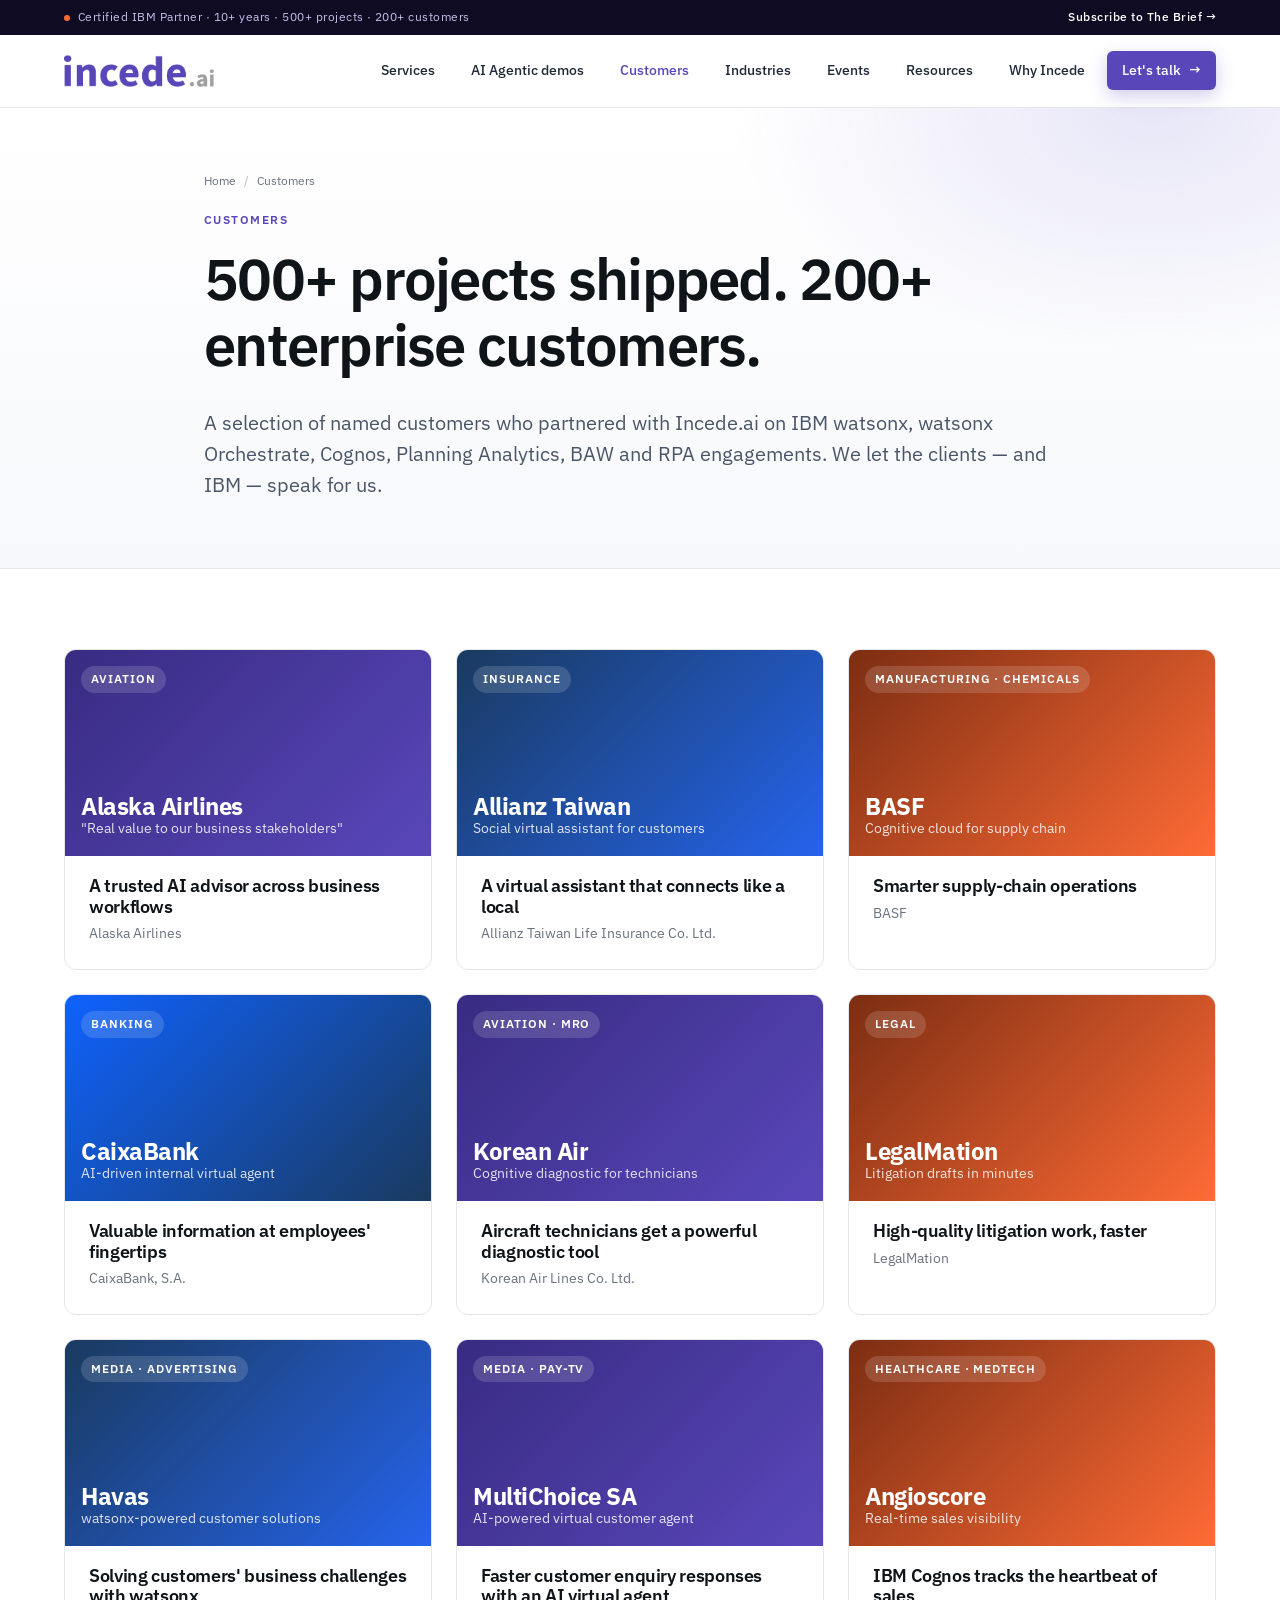
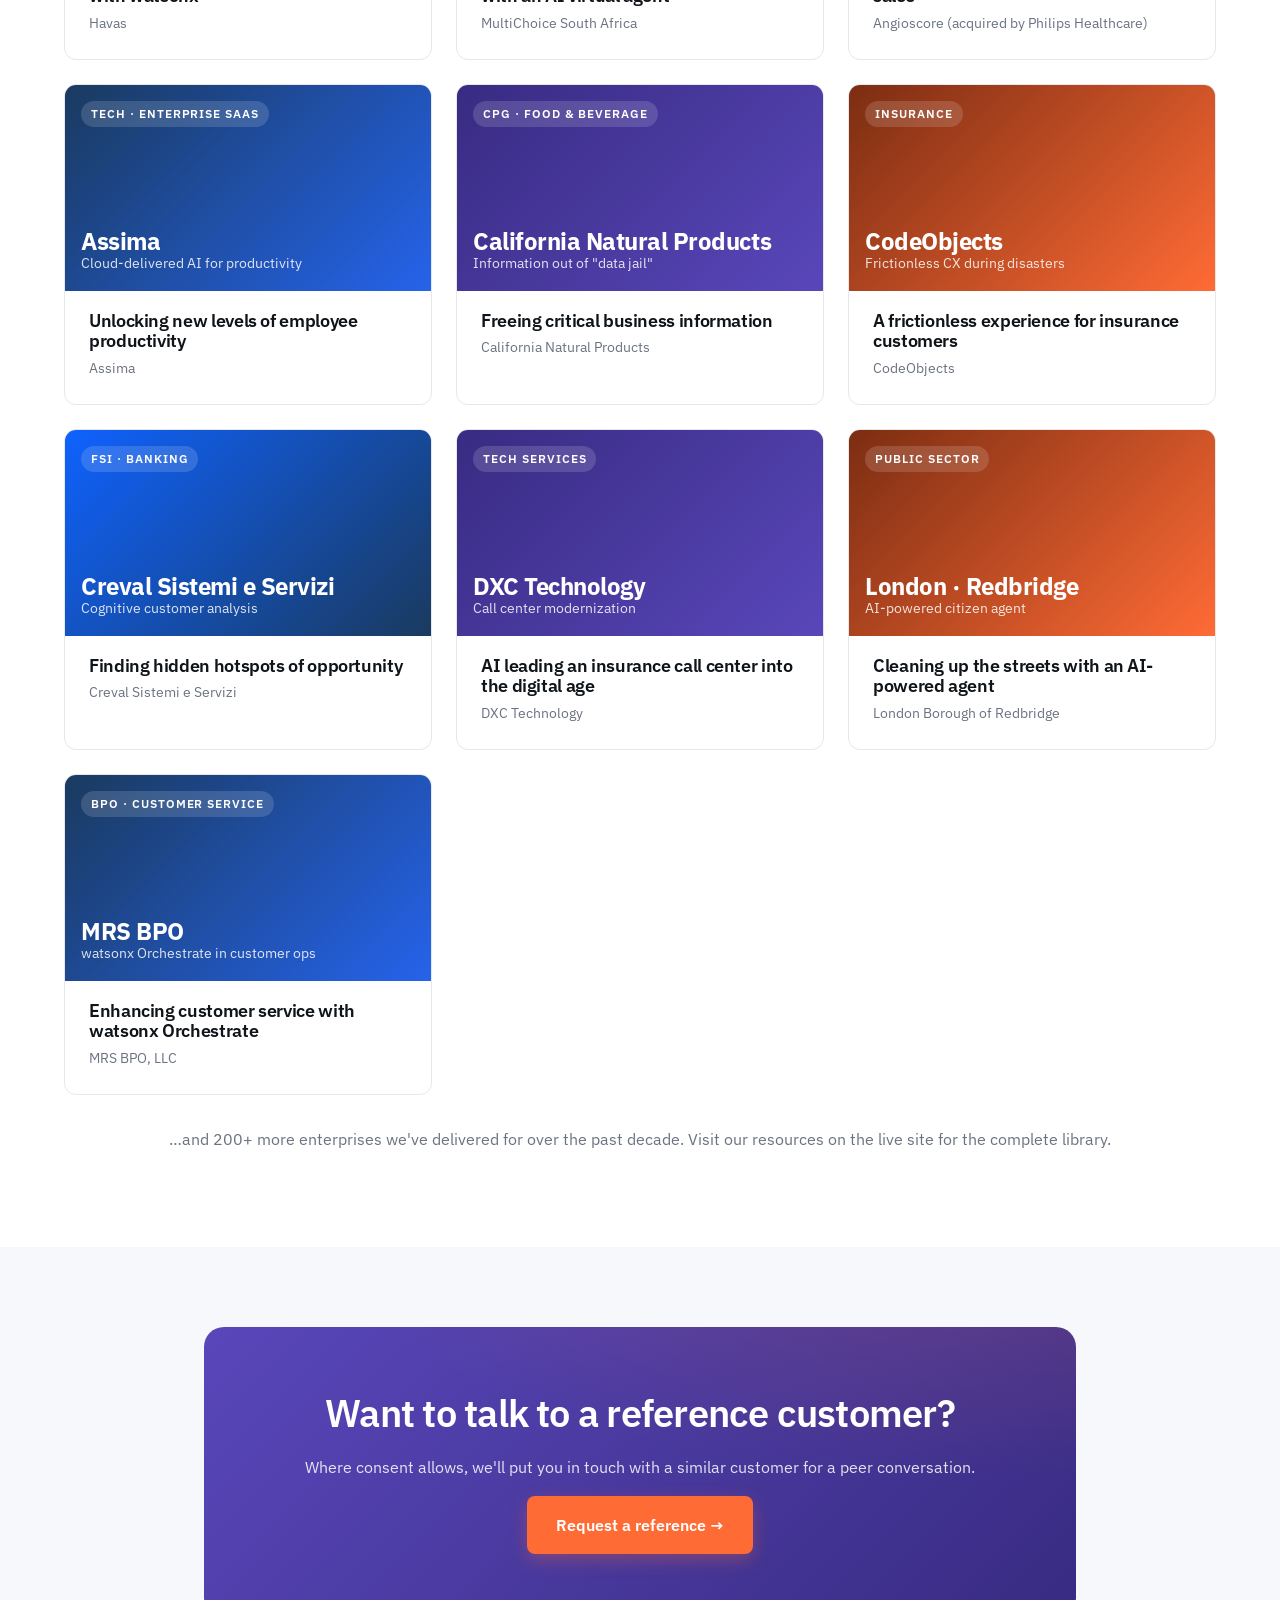
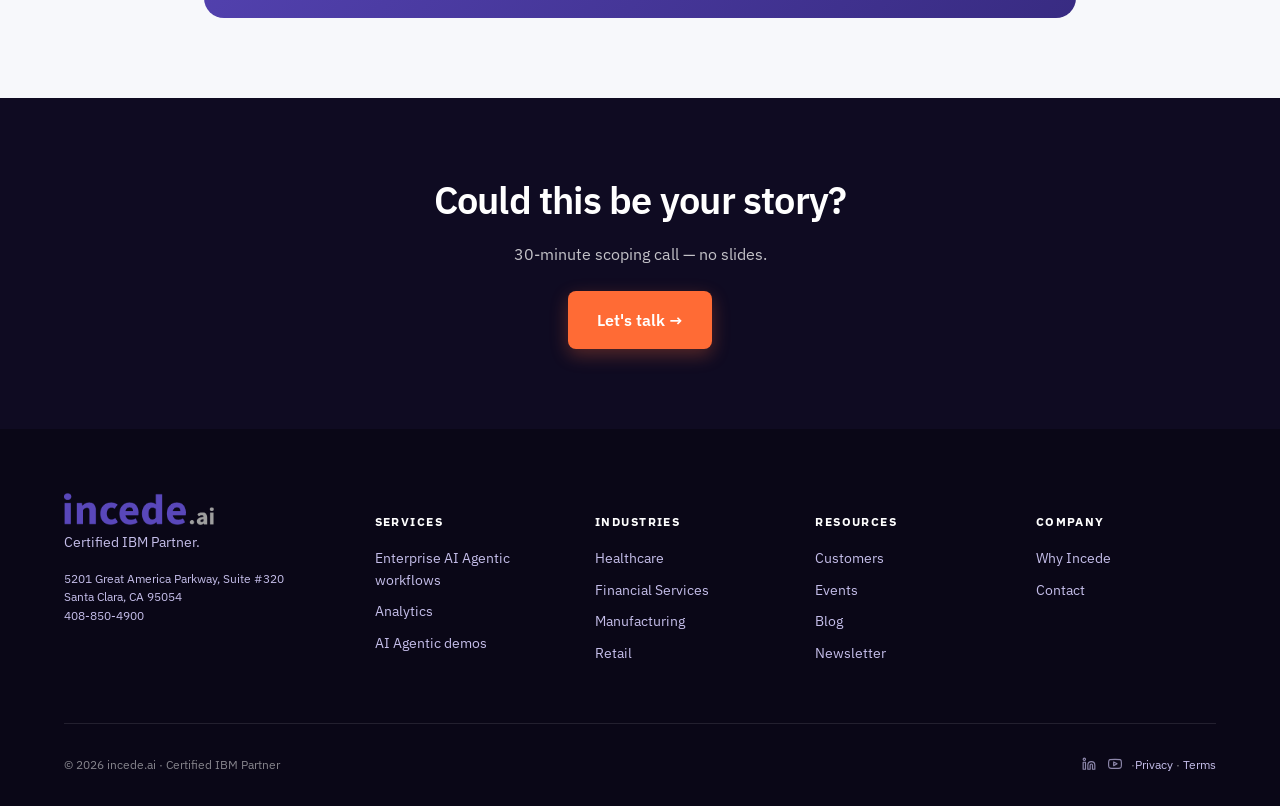
<file: case-studies.html>
<!DOCTYPE html>
<html lang="en">
<head>
<meta charset="UTF-8" />
<meta name="viewport" content="width=device-width, initial-scale=1, shrink-to-fit=no" />
<title>Customer stories — Incede.ai</title>
<meta name="description" content="Real customer outcomes from Incede.ai engagements — Alaska Airlines, Allianz, BASF, CaixaBank, Korean Air, Havas, LegalMation, MultiChoice, and more." />
<meta name="theme-color" content="#5947BA" />
<link rel="preconnect" href="https://fonts.googleapis.com">
<link rel="preconnect" href="https://fonts.gstatic.com" crossorigin>
<link href="https://fonts.googleapis.com/css2?family=IBM+Plex+Sans:wght@400;500;600;700&display=swap" rel="stylesheet">
<link rel="stylesheet" href="styles.css" />
</head>
<body>
<a href="#main" class="skip-link">Skip to main content</a>

<div class="topbar"><div class="container"><span class="topbar-tag">Certified IBM Partner · 10+ years · 500+ projects · 200+ customers</span><span class="topbar-meta"><a href="newsletter.html">Subscribe to The Brief →</a></span></div></div>

<header class="nav">
  <div class="container">
    <a href="index.html" class="brand"><img src="assets/images/incede-logo.png" alt="incede.ai" style="height: 32px;"></a>
    <nav class="nav-links">
      <a href="quick-start.html">Services</a>
      <a href="demos.html">AI Agentic demos</a>
      <a href="case-studies.html" class="active">Customers</a>
      <a href="industries.html">Industries</a>
      <a href="events.html">Events</a>
      <a href="blog.html">Resources</a>
      <a href="about.html">Why Incede</a>
      <a href="contact.html" class="btn btn-primary">Let's talk <span class="arr">→</span></a>
    </nav>
  </div>
</header>

<main id="main">

<section class="page-hero">
  <div class="container container-tight">
    <div class="crumbs"><a href="index.html">Home</a><span class="sep">/</span>Customers</div>
    <span class="eyebrow">Customers</span>
    <h1>500+ projects shipped. 200+ enterprise customers.</h1>
    <p class="lede">A selection of named customers who partnered with Incede.ai on IBM watsonx, watsonx Orchestrate, Cognos, Planning Analytics, BAW and RPA engagements. We let the clients — and IBM — speak for us.</p>
  </div>
</section>

<section>
  <div class="container">
    <div class="grid-3">
      <a href="case-study-sample.html" class="case-card">
        <div class="case-thumb">
          <span class="industry-label">Aviation</span>
          <div class="stat-row"><div class="big-stat" style="font-size:var(--fs-2xl);">Alaska Airlines</div><div class="sm-stat">"Real value to our business stakeholders"</div></div>
        </div>
        <div class="case-body"><h3>A trusted AI advisor across business workflows</h3><p>Alaska Airlines</p></div>
      </a>

      <a href="case-studies.html" class="case-card">
        <div class="case-thumb" style="background:linear-gradient(135deg,#1a3a5f,#2563eb);">
          <span class="industry-label">Insurance</span>
          <div class="stat-row"><div class="big-stat" style="font-size:var(--fs-2xl);">Allianz Taiwan</div><div class="sm-stat">Social virtual assistant for customers</div></div>
        </div>
        <div class="case-body"><h3>A virtual assistant that connects like a local</h3><p>Allianz Taiwan Life Insurance Co. Ltd.</p></div>
      </a>

      <a href="case-studies.html" class="case-card">
        <div class="case-thumb" style="background:linear-gradient(135deg,#7c2d12,#FF6B35);">
          <span class="industry-label">Manufacturing · Chemicals</span>
          <div class="stat-row"><div class="big-stat" style="font-size:var(--fs-2xl);">BASF</div><div class="sm-stat">Cognitive cloud for supply chain</div></div>
        </div>
        <div class="case-body"><h3>Smarter supply-chain operations</h3><p>BASF</p></div>
      </a>

      <a href="case-studies.html" class="case-card">
        <div class="case-thumb" style="background:linear-gradient(135deg,#0F62FE,#1a3a5f);">
          <span class="industry-label">Banking</span>
          <div class="stat-row"><div class="big-stat" style="font-size:var(--fs-2xl);">CaixaBank</div><div class="sm-stat">AI-driven internal virtual agent</div></div>
        </div>
        <div class="case-body"><h3>Valuable information at employees' fingertips</h3><p>CaixaBank, S.A.</p></div>
      </a>

      <a href="case-studies.html" class="case-card">
        <div class="case-thumb">
          <span class="industry-label">Aviation · MRO</span>
          <div class="stat-row"><div class="big-stat" style="font-size:var(--fs-2xl);">Korean Air</div><div class="sm-stat">Cognitive diagnostic for technicians</div></div>
        </div>
        <div class="case-body"><h3>Aircraft technicians get a powerful diagnostic tool</h3><p>Korean Air Lines Co. Ltd.</p></div>
      </a>

      <a href="case-studies.html" class="case-card">
        <div class="case-thumb" style="background:linear-gradient(135deg,#7c2d12,#FF6B35);">
          <span class="industry-label">Legal</span>
          <div class="stat-row"><div class="big-stat" style="font-size:var(--fs-2xl);">LegalMation</div><div class="sm-stat">Litigation drafts in minutes</div></div>
        </div>
        <div class="case-body"><h3>High-quality litigation work, faster</h3><p>LegalMation</p></div>
      </a>

      <a href="case-studies.html" class="case-card">
        <div class="case-thumb" style="background:linear-gradient(135deg,#1a3a5f,#2563eb);">
          <span class="industry-label">Media · Advertising</span>
          <div class="stat-row"><div class="big-stat" style="font-size:var(--fs-2xl);">Havas</div><div class="sm-stat">watsonx-powered customer solutions</div></div>
        </div>
        <div class="case-body"><h3>Solving customers' business challenges with watsonx</h3><p>Havas</p></div>
      </a>

      <a href="case-studies.html" class="case-card">
        <div class="case-thumb">
          <span class="industry-label">Media · Pay-TV</span>
          <div class="stat-row"><div class="big-stat" style="font-size:var(--fs-2xl);">MultiChoice SA</div><div class="sm-stat">AI-powered virtual customer agent</div></div>
        </div>
        <div class="case-body"><h3>Faster customer enquiry responses with an AI virtual agent</h3><p>MultiChoice South Africa</p></div>
      </a>

      <a href="case-studies.html" class="case-card">
        <div class="case-thumb" style="background:linear-gradient(135deg,#7c2d12,#FF6B35);">
          <span class="industry-label">Healthcare · MedTech</span>
          <div class="stat-row"><div class="big-stat" style="font-size:var(--fs-2xl);">Angioscore</div><div class="sm-stat">Real-time sales visibility</div></div>
        </div>
        <div class="case-body"><h3>IBM Cognos tracks the heartbeat of sales</h3><p>Angioscore (acquired by Philips Healthcare)</p></div>
      </a>

      <a href="case-studies.html" class="case-card">
        <div class="case-thumb" style="background:linear-gradient(135deg,#1a3a5f,#2563eb);">
          <span class="industry-label">Tech · Enterprise SaaS</span>
          <div class="stat-row"><div class="big-stat" style="font-size:var(--fs-2xl);">Assima</div><div class="sm-stat">Cloud-delivered AI for productivity</div></div>
        </div>
        <div class="case-body"><h3>Unlocking new levels of employee productivity</h3><p>Assima</p></div>
      </a>

      <a href="case-studies.html" class="case-card">
        <div class="case-thumb">
          <span class="industry-label">CPG · Food & Beverage</span>
          <div class="stat-row"><div class="big-stat" style="font-size:var(--fs-2xl);">California Natural Products</div><div class="sm-stat">Information out of "data jail"</div></div>
        </div>
        <div class="case-body"><h3>Freeing critical business information</h3><p>California Natural Products</p></div>
      </a>

      <a href="case-studies.html" class="case-card">
        <div class="case-thumb" style="background:linear-gradient(135deg,#7c2d12,#FF6B35);">
          <span class="industry-label">Insurance</span>
          <div class="stat-row"><div class="big-stat" style="font-size:var(--fs-2xl);">CodeObjects</div><div class="sm-stat">Frictionless CX during disasters</div></div>
        </div>
        <div class="case-body"><h3>A frictionless experience for insurance customers</h3><p>CodeObjects</p></div>
      </a>

      <a href="case-studies.html" class="case-card">
        <div class="case-thumb" style="background:linear-gradient(135deg,#0F62FE,#1a3a5f);">
          <span class="industry-label">FSI · Banking</span>
          <div class="stat-row"><div class="big-stat" style="font-size:var(--fs-2xl);">Creval Sistemi e Servizi</div><div class="sm-stat">Cognitive customer analysis</div></div>
        </div>
        <div class="case-body"><h3>Finding hidden hotspots of opportunity</h3><p>Creval Sistemi e Servizi</p></div>
      </a>

      <a href="case-studies.html" class="case-card">
        <div class="case-thumb">
          <span class="industry-label">Tech Services</span>
          <div class="stat-row"><div class="big-stat" style="font-size:var(--fs-2xl);">DXC Technology</div><div class="sm-stat">Call center modernization</div></div>
        </div>
        <div class="case-body"><h3>AI leading an insurance call center into the digital age</h3><p>DXC Technology</p></div>
      </a>

      <a href="case-studies.html" class="case-card">
        <div class="case-thumb" style="background:linear-gradient(135deg,#7c2d12,#FF6B35);">
          <span class="industry-label">Public Sector</span>
          <div class="stat-row"><div class="big-stat" style="font-size:var(--fs-2xl);">London · Redbridge</div><div class="sm-stat">AI-powered citizen agent</div></div>
        </div>
        <div class="case-body"><h3>Cleaning up the streets with an AI-powered agent</h3><p>London Borough of Redbridge</p></div>
      </a>

      <a href="case-studies.html" class="case-card">
        <div class="case-thumb" style="background:linear-gradient(135deg,#1a3a5f,#2563eb);">
          <span class="industry-label">BPO · Customer Service</span>
          <div class="stat-row"><div class="big-stat" style="font-size:var(--fs-2xl);">MRS BPO</div><div class="sm-stat">watsonx Orchestrate in customer ops</div></div>
        </div>
        <div class="case-body"><h3>Enhancing customer service with watsonx Orchestrate</h3><p>MRS BPO, LLC</p></div>
      </a>
    </div>
    <p class="muted center" style="margin-top: 32px;">…and 200+ more enterprises we've delivered for over the past decade. Visit our resources on the live site for the complete library.</p>
  </div>
</section>

<section style="background:var(--bg-alt);">
  <div class="container container-tight">
    <div class="newsletter-band">
      <h2>Want to talk to a reference customer?</h2>
      <p>Where consent allows, we'll put you in touch with a similar customer for a peer conversation.</p>
      <a class="btn btn-accent btn-lg" href="contact.html">Request a reference →</a>
    </div>
  </div>
</section>

</main>

<section class="footer-cta">
  <div class="container">
    <h2>Could this be your story?</h2>
    <p>30-minute scoping call — no slides.</p>
    <a class="btn btn-accent btn-lg" href="contact.html">Let's talk →</a>
  </div>
</section>

<footer class="footer">
  <div class="container">
    <div class="footer-grid">
      <div><img src="assets/images/incede-logo.png" alt="incede.ai" style="height: 32px;"><p style="color:#C5BEEA;max-width:280px;">Certified IBM Partner.</p><p style="color:#C5BEEA;font-size:var(--fs-xs);margin-top:16px;">5201 Great America Parkway, Suite #320<br>Santa Clara, CA 95054<br>408-850-4900</p></div>
      <div><h5>Services</h5><ul><li><a href="quick-start.html">Enterprise AI Agentic workflows</a></li><li><a href="quick-start.html#analytics">Analytics</a></li><li><a href="demos.html">AI Agentic demos</a></li></ul></div>
      <div><h5>Industries</h5><ul><li><a href="healthcare.html">Healthcare</a></li><li><a href="industries.html">Financial Services</a></li><li><a href="industries.html">Manufacturing</a></li><li><a href="industries.html">Retail</a></li></ul></div>
      <div><h5>Resources</h5><ul><li><a href="case-studies.html">Customers</a></li><li><a href="events.html">Events</a></li><li><a href="blog.html">Blog</a></li><li><a href="newsletter.html">Newsletter</a></li></ul></div>
      <div><h5>Company</h5><ul><li><a href="about.html">Why Incede</a></li><li><a href="contact.html">Contact</a></li></ul></div>
    </div>
    <div class="footer-bottom"><span>© 2026 incede.ai · Certified IBM Partner</span><span><a href="https://www.linkedin.com/company/incede-ai/" target="_blank" rel="noopener" aria-label="LinkedIn"><span class="social-icon"><svg viewBox="0 0 24 24"><path d="M16 8a6 6 0 0 1 6 6v7h-4v-7a2 2 0 0 0-4 0v7h-4v-7a6 6 0 0 1 6-6z"/><rect x="2" y="9" width="4" height="12"/><circle cx="4" cy="4" r="2"/></svg></span></a><a href="https://www.youtube.com/@incedeai" target="_blank" rel="noopener" aria-label="YouTube"><span class="social-icon"><svg viewBox="0 0 24 24"><path d="M22.54 6.42a2.78 2.78 0 0 0-1.94-2C18.88 4 12 4 12 4s-6.88 0-8.6.46a2.78 2.78 0 0 0-1.94 2A29 29 0 0 0 1 11.75a29 29 0 0 0 .46 5.33A2.78 2.78 0 0 0 3.4 19c1.72.46 8.6.46 8.6.46s6.88 0 8.6-.46a2.78 2.78 0 0 0 1.94-2 29 29 0 0 0 .46-5.25 29 29 0 0 0-.46-5.33z"/><polygon points="9.75 15.02 15.5 11.75 9.75 8.48 9.75 15.02"/></svg></span></a> ·<a href="contact.html">Privacy</a> · <a href="contact.html">Terms</a></span></div>
  </div>
</footer>

</body>
</html>
</file>
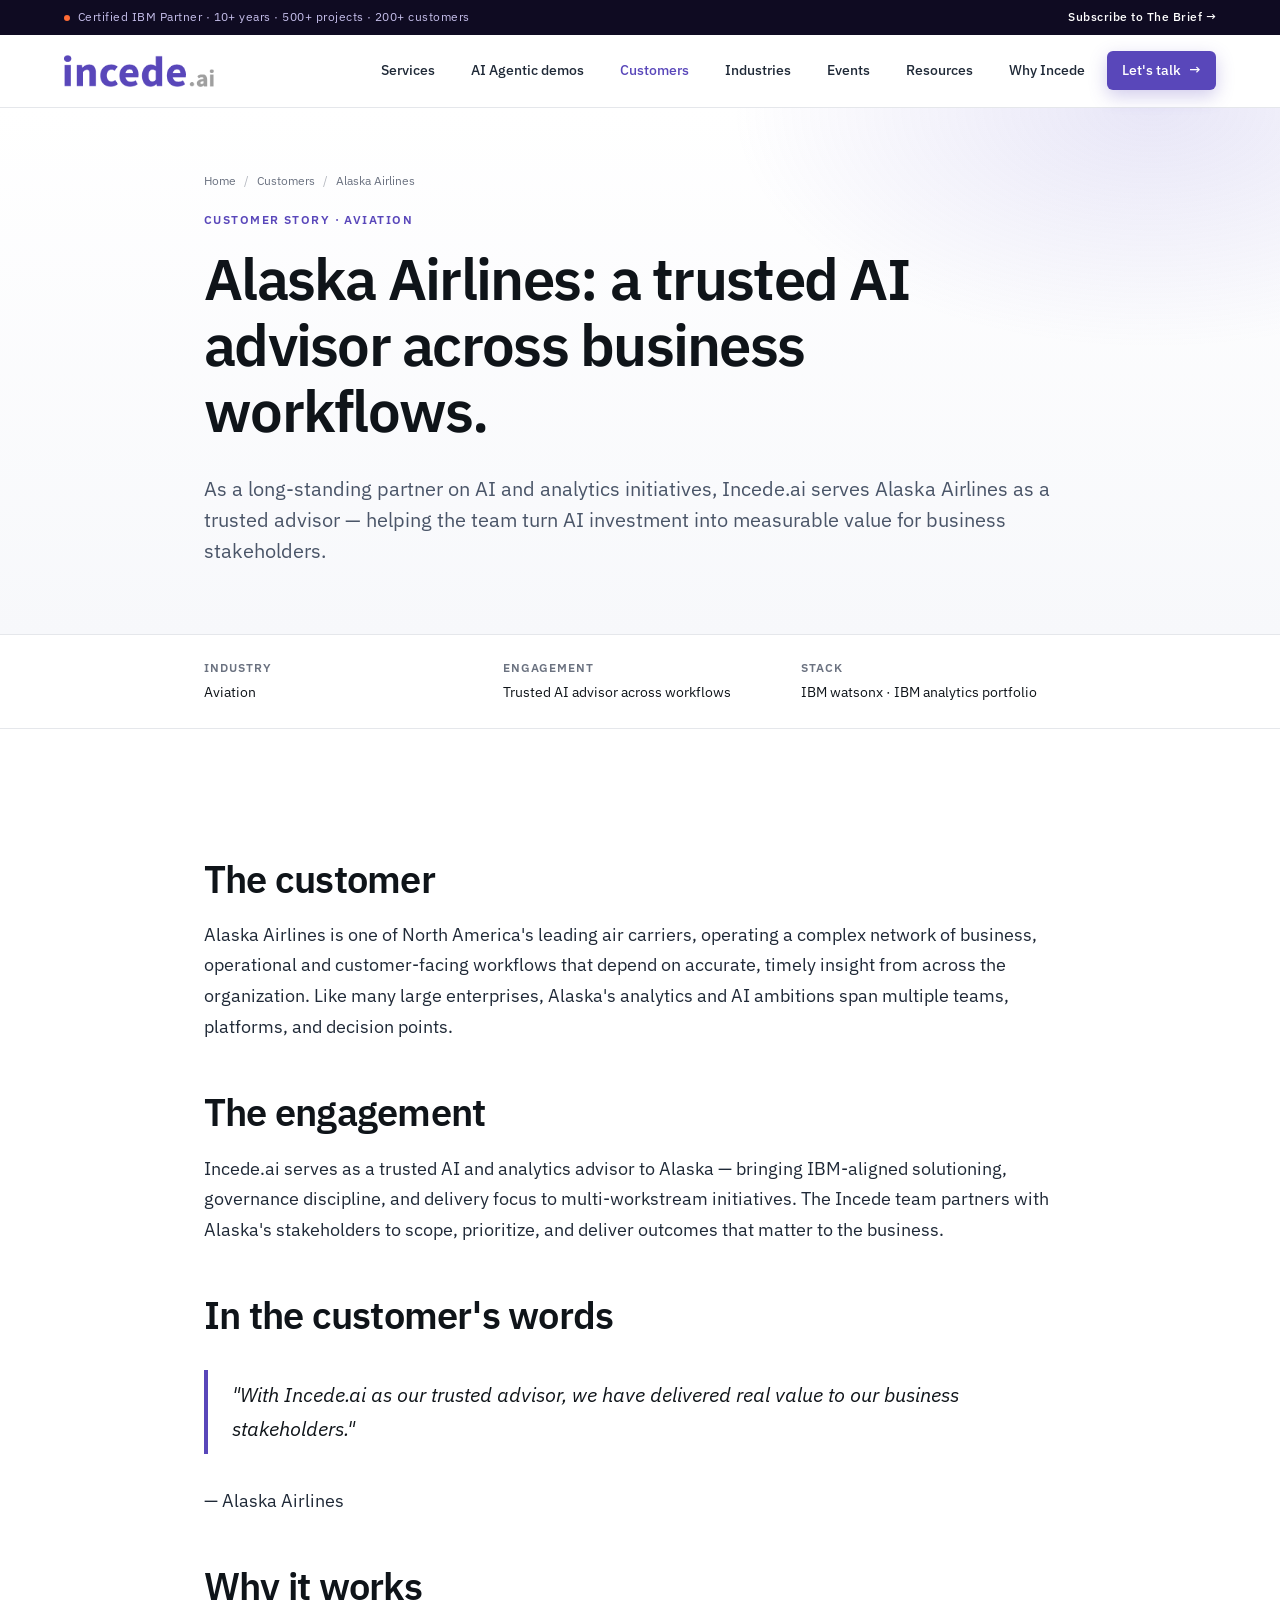
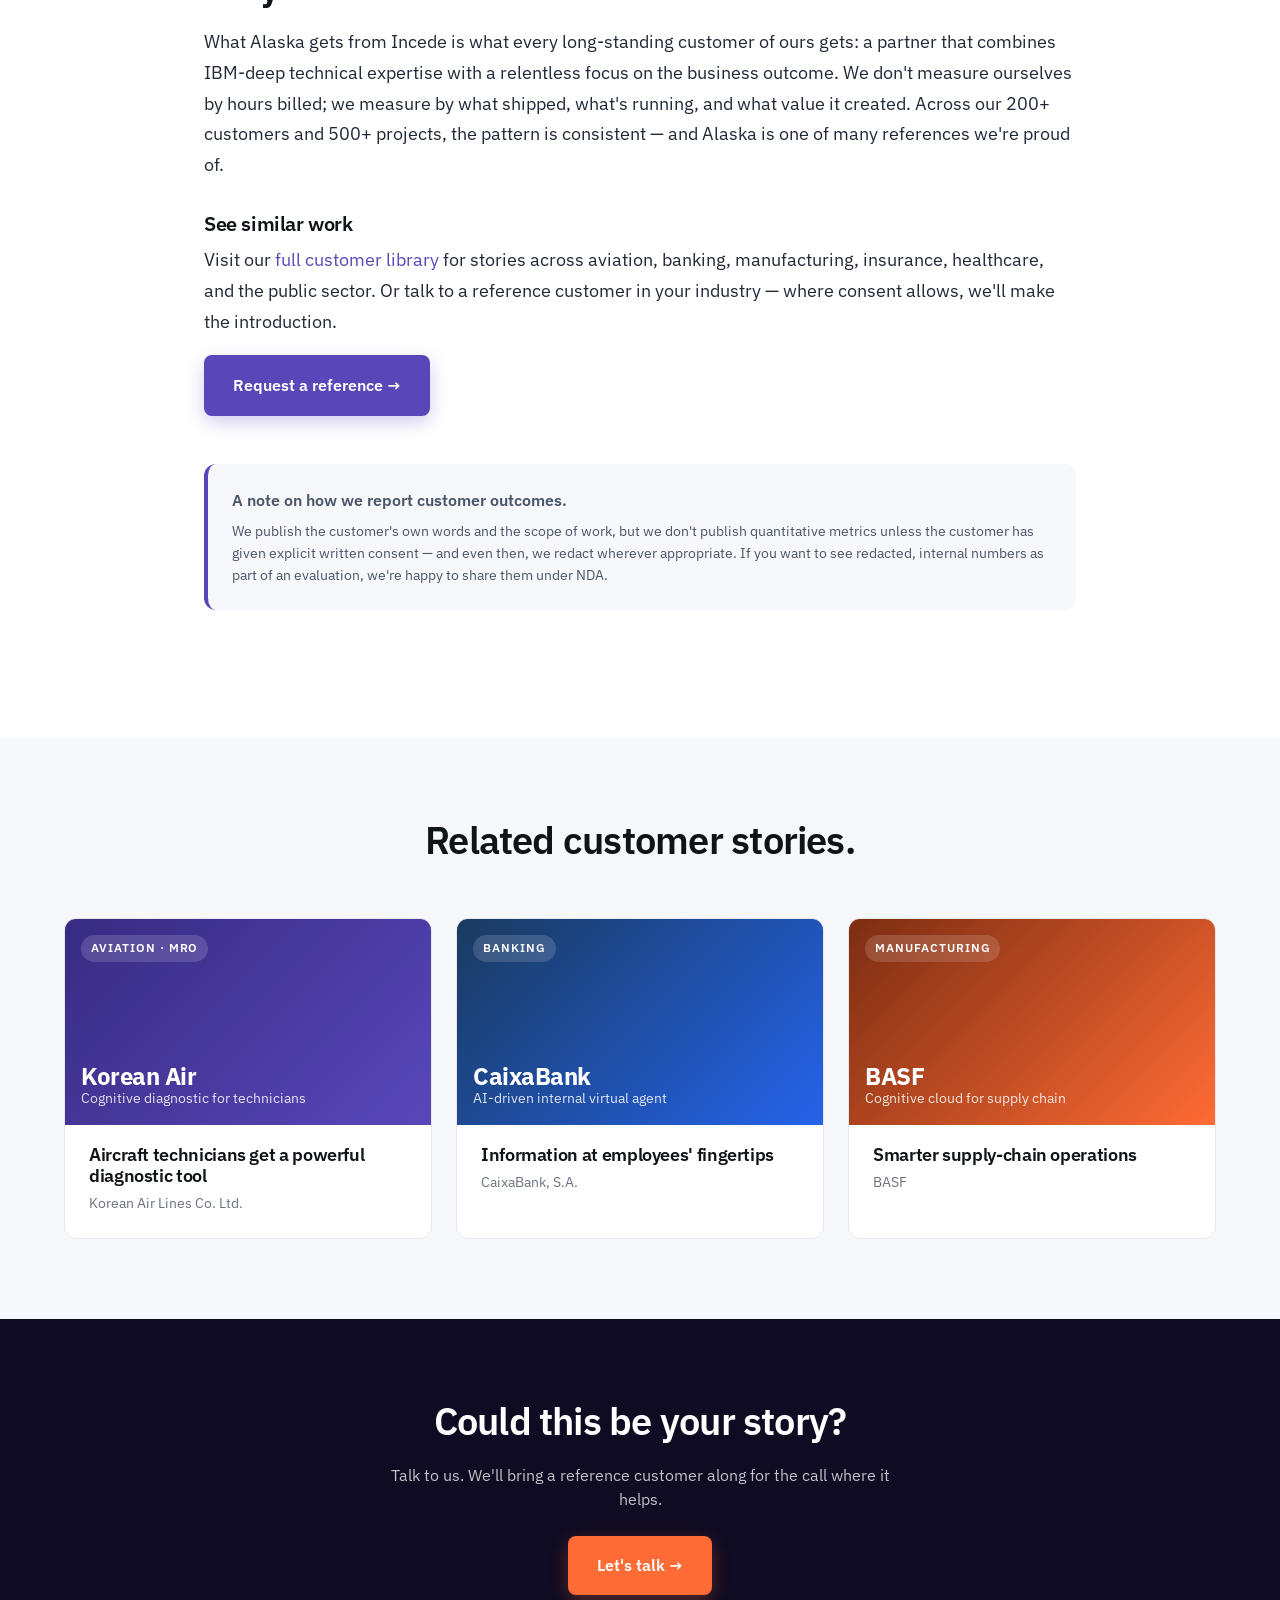
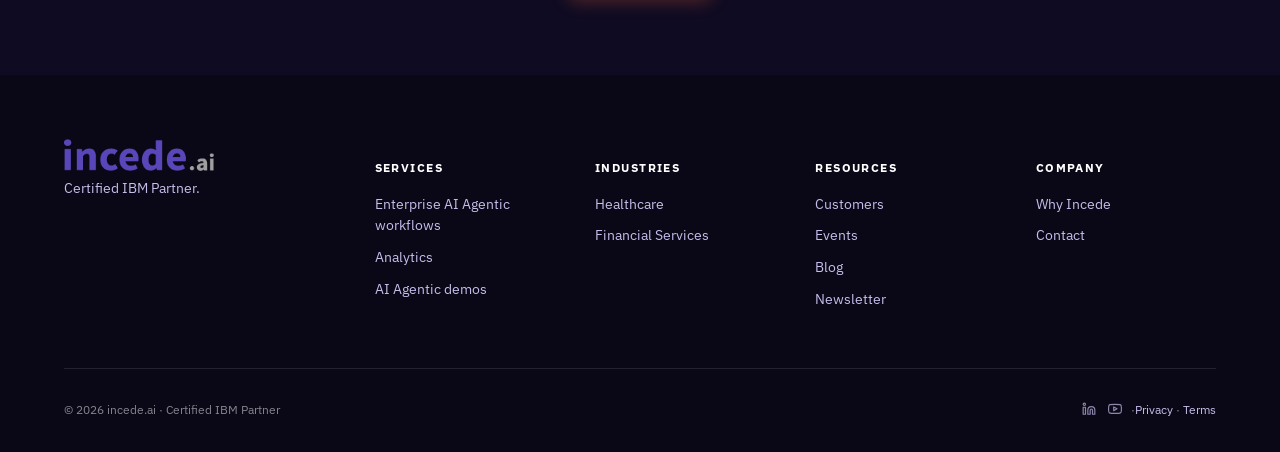
<file: case-study-sample.html>
<!DOCTYPE html>
<html lang="en">
<head>
<meta charset="UTF-8" />
<meta name="viewport" content="width=device-width, initial-scale=1, shrink-to-fit=no" />
<title>Alaska Airlines — A trusted AI advisor with Incede.ai</title>
<meta name="description" content="Alaska Airlines partnered with Incede.ai as a trusted AI advisor across business workflows on IBM watsonx." />
<meta name="theme-color" content="#5947BA" />
<link rel="preconnect" href="https://fonts.googleapis.com">
<link rel="preconnect" href="https://fonts.gstatic.com" crossorigin>
<link href="https://fonts.googleapis.com/css2?family=IBM+Plex+Sans:wght@400;500;600;700&display=swap" rel="stylesheet">
<link rel="stylesheet" href="styles.css" />
</head>
<body>
<a href="#main" class="skip-link">Skip to main content</a>

<div class="topbar"><div class="container"><span class="topbar-tag">Certified IBM Partner · 10+ years · 500+ projects · 200+ customers</span><span class="topbar-meta"><a href="newsletter.html">Subscribe to The Brief →</a></span></div></div>

<header class="nav">
  <div class="container">
    <a href="index.html" class="brand"><img src="assets/images/incede-logo.png" alt="incede.ai" style="height: 32px;"></a>
    <nav class="nav-links">
      <a href="quick-start.html">Services</a>
      <a href="demos.html">AI Agentic demos</a>
      <a href="case-studies.html" class="active">Customers</a>
      <a href="industries.html">Industries</a>
      <a href="events.html">Events</a>
      <a href="blog.html">Resources</a>
      <a href="about.html">Why Incede</a>
      <a href="contact.html" class="btn btn-primary">Let's talk <span class="arr">→</span></a>
    </nav>
  </div>
</header>

<main id="main">

<section class="page-hero">
  <div class="container container-tight">
    <div class="crumbs"><a href="index.html">Home</a><span class="sep">/</span><a href="case-studies.html">Customers</a><span class="sep">/</span>Alaska Airlines</div>
    <span class="eyebrow">Customer story · Aviation</span>
    <h1>Alaska Airlines: a trusted AI advisor across business workflows.</h1>
    <p class="lede">As a long-standing partner on AI and analytics initiatives, Incede.ai serves Alaska Airlines as a trusted advisor — helping the team turn AI investment into measurable value for business stakeholders.</p>
  </div>
</section>

<!-- Metadata header -->
<section style="padding: 24px 0; border-bottom: 1px solid var(--line);">
  <div class="container container-tight">
    <div style="display:grid; grid-template-columns: repeat(3, 1fr); gap: 24px; font-size: var(--fs-sm);">
      <div><div class="muted" style="font-size: var(--fs-xs); text-transform: uppercase; letter-spacing: 0.08em; font-weight: 600; margin-bottom: 4px;">Industry</div>Aviation</div>
      <div><div class="muted" style="font-size: var(--fs-xs); text-transform: uppercase; letter-spacing: 0.08em; font-weight: 600; margin-bottom: 4px;">Engagement</div>Trusted AI advisor across workflows</div>
      <div><div class="muted" style="font-size: var(--fs-xs); text-transform: uppercase; letter-spacing: 0.08em; font-weight: 600; margin-bottom: 4px;">Stack</div>IBM watsonx · IBM analytics portfolio</div>
    </div>
  </div>
</section>

<!-- Body -->
<section>
  <div class="container container-tight">
    <div class="article-body">
      <h2>The customer</h2>
      <p>Alaska Airlines is one of North America's leading air carriers, operating a complex network of business, operational and customer-facing workflows that depend on accurate, timely insight from across the organization. Like many large enterprises, Alaska's analytics and AI ambitions span multiple teams, platforms, and decision points.</p>

      <h2>The engagement</h2>
      <p>Incede.ai serves as a trusted AI and analytics advisor to Alaska — bringing IBM-aligned solutioning, governance discipline, and delivery focus to multi-workstream initiatives. The Incede team partners with Alaska's stakeholders to scope, prioritize, and deliver outcomes that matter to the business.</p>

      <h2>In the customer's words</h2>
      <blockquote>"With Incede.ai as our trusted advisor, we have delivered real value to our business stakeholders."</blockquote>
      <p class="muted">— Alaska Airlines</p>

      <h2>Why it works</h2>
      <p>What Alaska gets from Incede is what every long-standing customer of ours gets: a partner that combines IBM-deep technical expertise with a relentless focus on the business outcome. We don't measure ourselves by hours billed; we measure by what shipped, what's running, and what value it created. Across our 200+ customers and 500+ projects, the pattern is consistent — and Alaska is one of many references we're proud of.</p>

      <h3>See similar work</h3>
      <p>Visit our <a href="case-studies.html">full customer library</a> for stories across aviation, banking, manufacturing, insurance, healthcare, and the public sector. Or talk to a reference customer in your industry — where consent allows, we'll make the introduction.</p>
      <a class="btn btn-primary btn-lg" href="contact.html">Request a reference →</a>
    </div>

    <div style="background: var(--bg-alt); border-left: 4px solid var(--brand); border-radius: 12px; padding: 24px; margin: 48px 0;">
      <p style="margin-bottom: 8px; font-weight: 600;">A note on how we report customer outcomes.</p>
      <p style="margin: 0; font-size: var(--fs-sm); color: var(--ink-3);">We publish the customer's own words and the scope of work, but we don't publish quantitative metrics unless the customer has given explicit written consent — and even then, we redact wherever appropriate. If you want to see redacted, internal numbers as part of an evaluation, we're happy to share them under NDA.</p>
    </div>
  </div>
</section>

<!-- Related -->
<section style="background:var(--bg-alt);">
  <div class="container">
    <div class="section-head"><h2>Related customer stories.</h2></div>
    <div class="grid-3">
      <a href="case-studies.html" class="case-card">
        <div class="case-thumb"><span class="industry-label">Aviation · MRO</span><div class="stat-row"><div class="big-stat" style="font-size:var(--fs-2xl);">Korean Air</div><div class="sm-stat">Cognitive diagnostic for technicians</div></div></div>
        <div class="case-body"><h3>Aircraft technicians get a powerful diagnostic tool</h3><p>Korean Air Lines Co. Ltd.</p></div>
      </a>
      <a href="case-studies.html" class="case-card">
        <div class="case-thumb" style="background:linear-gradient(135deg,#1a3a5f,#2563eb);"><span class="industry-label">Banking</span><div class="stat-row"><div class="big-stat" style="font-size:var(--fs-2xl);">CaixaBank</div><div class="sm-stat">AI-driven internal virtual agent</div></div></div>
        <div class="case-body"><h3>Information at employees' fingertips</h3><p>CaixaBank, S.A.</p></div>
      </a>
      <a href="case-studies.html" class="case-card">
        <div class="case-thumb" style="background:linear-gradient(135deg,#7c2d12,#FF6B35);"><span class="industry-label">Manufacturing</span><div class="stat-row"><div class="big-stat" style="font-size:var(--fs-2xl);">BASF</div><div class="sm-stat">Cognitive cloud for supply chain</div></div></div>
        <div class="case-body"><h3>Smarter supply-chain operations</h3><p>BASF</p></div>
      </a>
    </div>
  </div>
</section>

</main>

<section class="footer-cta">
  <div class="container">
    <h2>Could this be your story?</h2>
    <p>Talk to us. We'll bring a reference customer along for the call where it helps.</p>
    <a class="btn btn-accent btn-lg" href="contact.html">Let's talk →</a>
  </div>
</section>

<footer class="footer">
  <div class="container">
    <div class="footer-grid">
      <div><img src="assets/images/incede-logo.png" alt="incede.ai" style="height: 32px;"><p style="color:#C5BEEA;max-width:280px;">Certified IBM Partner.</p></div>
      <div><h5>Services</h5><ul><li><a href="quick-start.html">Enterprise AI Agentic workflows</a></li><li><a href="quick-start.html#analytics">Analytics</a></li><li><a href="demos.html">AI Agentic demos</a></li></ul></div>
      <div><h5>Industries</h5><ul><li><a href="healthcare.html">Healthcare</a></li><li><a href="industries.html">Financial Services</a></li></ul></div>
      <div><h5>Resources</h5><ul><li><a href="case-studies.html">Customers</a></li><li><a href="events.html">Events</a></li><li><a href="blog.html">Blog</a></li><li><a href="newsletter.html">Newsletter</a></li></ul></div>
      <div><h5>Company</h5><ul><li><a href="about.html">Why Incede</a></li><li><a href="contact.html">Contact</a></li></ul></div>
    </div>
    <div class="footer-bottom"><span>© 2026 incede.ai · Certified IBM Partner</span><span><a href="https://www.linkedin.com/company/incede-ai/" target="_blank" rel="noopener" aria-label="LinkedIn"><span class="social-icon"><svg viewBox="0 0 24 24"><path d="M16 8a6 6 0 0 1 6 6v7h-4v-7a2 2 0 0 0-4 0v7h-4v-7a6 6 0 0 1 6-6z"/><rect x="2" y="9" width="4" height="12"/><circle cx="4" cy="4" r="2"/></svg></span></a><a href="https://www.youtube.com/@incedeai" target="_blank" rel="noopener" aria-label="YouTube"><span class="social-icon"><svg viewBox="0 0 24 24"><path d="M22.54 6.42a2.78 2.78 0 0 0-1.94-2C18.88 4 12 4 12 4s-6.88 0-8.6.46a2.78 2.78 0 0 0-1.94 2A29 29 0 0 0 1 11.75a29 29 0 0 0 .46 5.33A2.78 2.78 0 0 0 3.4 19c1.72.46 8.6.46 8.6.46s6.88 0 8.6-.46a2.78 2.78 0 0 0 1.94-2 29 29 0 0 0 .46-5.25 29 29 0 0 0-.46-5.33z"/><polygon points="9.75 15.02 15.5 11.75 9.75 8.48 9.75 15.02"/></svg></span></a> ·<a href="contact.html">Privacy</a> · <a href="contact.html">Terms</a></span></div>
  </div>
</footer>

</body>
</html>
</file>
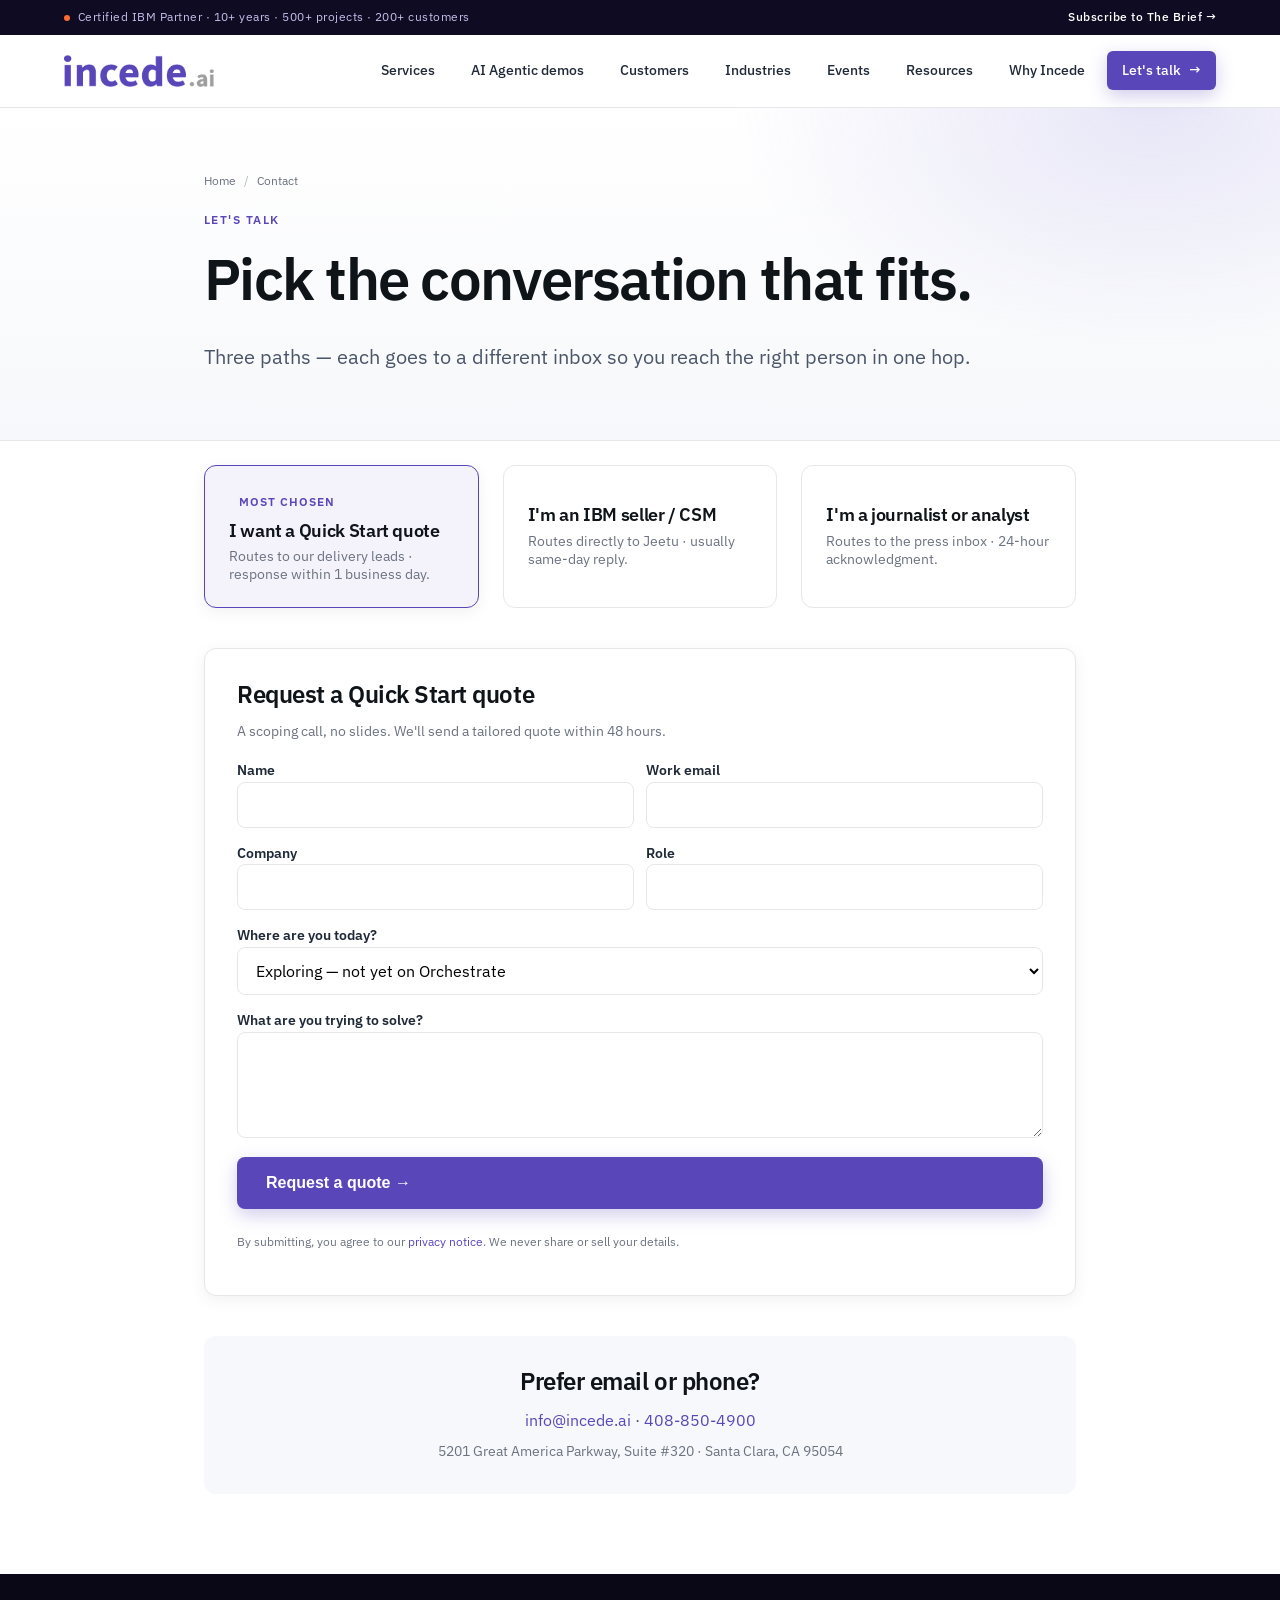
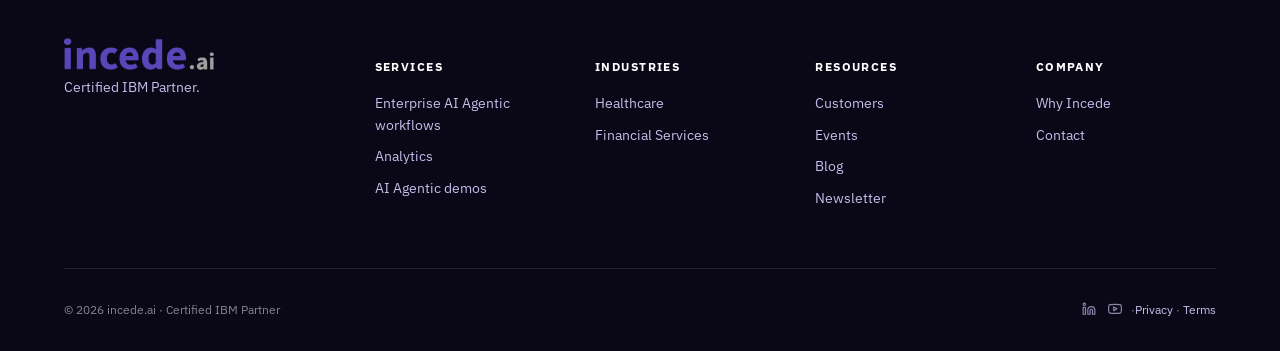
<file: contact.html>
<!DOCTYPE html>
<html lang="en">
<head>
<meta charset="UTF-8" />
<meta name="viewport" content="width=device-width, initial-scale=1, shrink-to-fit=no" />
<title>Contact incede.ai — watsonx Orchestrate specialists</title>
<meta name="description" content="Three ways to start a conversation with incede.ai — request a Quick Start quote, connect as an IBM seller, or reach our press team." />
<meta name="theme-color" content="#5947BA" />
<link rel="preconnect" href="https://fonts.googleapis.com">
<link rel="preconnect" href="https://fonts.gstatic.com" crossorigin>
<link href="https://fonts.googleapis.com/css2?family=IBM+Plex+Sans:wght@400;500;600;700&display=swap" rel="stylesheet">
<link rel="stylesheet" href="styles.css" />
<script>
function showForm(id) {
  document.querySelectorAll('.contact-form').forEach(f => f.style.display = 'none');
  document.getElementById(id).style.display = 'block';
  document.querySelectorAll('.contact-option').forEach(o => o.classList.remove('active'));
  document.querySelector('[data-form="'+id+'"]').classList.add('active');
}
</script>
<style>
  .contact-option {
    background:#fff; border:1px solid var(--line); border-radius: var(--radius);
    padding: 24px; cursor: pointer; transition: all .15s;
    width: 100%; text-align: left; font-family: inherit; color: var(--ink);
  }
  .contact-option:hover, .contact-option.active { border-color: var(--brand); box-shadow: var(--shadow); }
  .contact-option.active { background: var(--brand-50); }
  .contact-option h4 { margin: 0 0 6px; }
  .contact-option p { margin: 0; font-size: var(--fs-sm); color: var(--ink-4); }
  .contact-form { display: none; }
  .contact-form.show { display: block; }
</style>
</head>
<body>
<a href="#main" class="skip-link">Skip to main content</a>

<div class="topbar">
  <div class="container">
    <span class="topbar-tag">Certified IBM Partner · 10+ years · 500+ projects · 200+ customers</span>
    <span class="topbar-meta"><a href="newsletter.html">Subscribe to The Brief →</a></span>
  </div>
</div>

<header class="nav">
  <div class="container">
    <a href="index.html" class="brand"><img src="assets/images/incede-logo.png" alt="incede.ai" style="height: 32px;"></a>
    <nav class="nav-links">
      <a href="quick-start.html">Services</a>
      <a href="demos.html">AI Agentic demos</a>
      <a href="case-studies.html">Customers</a>
      <a href="industries.html">Industries</a>
      <a href="events.html">Events</a>
      <a href="blog.html">Resources</a>
      <a href="about.html">Why Incede</a>
      <a href="contact.html" class="btn btn-primary active">Let's talk <span class="arr">→</span></a>
    </nav>
  </div>
</header>

<main id="main">

<section class="page-hero">
  <div class="container container-tight">
    <div class="crumbs"><a href="index.html">Home</a><span class="sep">/</span>Contact</div>
    <span class="eyebrow">Let's talk</span>
    <h1>Pick the conversation that fits.</h1>
    <p class="lede">Three paths — each goes to a different inbox so you reach the right person in one hop.</p>
  </div>
</section>

<section style="padding-top: 24px;">
  <div class="container container-tight">
    <div class="grid-3" style="margin-bottom: 40px;">
      <button class="contact-option active" data-form="form-quickstart" onclick="showForm('form-quickstart')">
        <span class="pill">Most chosen</span>
        <h4 style="margin-top:8px;">I want a Quick Start quote</h4>
        <p>Routes to our delivery leads · response within 1 business day.</p>
      </button>
      <button class="contact-option" data-form="form-ibm" onclick="showForm('form-ibm')">
        <h4>I'm an IBM seller / CSM</h4>
        <p>Routes directly to Jeetu · usually same-day reply.</p>
      </button>
      <button class="contact-option" data-form="form-press" onclick="showForm('form-press')">
        <h4>I'm a journalist or analyst</h4>
        <p>Routes to the press inbox · 24-hour acknowledgment.</p>
      </button>
    </div>

    <!-- Quick Start form -->
    <div id="form-quickstart" class="contact-form show form-card">
      <h3 style="margin-top:0;">Request a Quick Start quote</h3>
      <p class="muted" style="font-size:var(--fs-sm);">A scoping call, no slides. We'll send a tailored quote within 48 hours.</p>
      <form class="form-stack" onsubmit="event.preventDefault(); this.innerHTML='<p style=&quot;color:var(--success);font-weight:600;&quot;>Thanks — we&#39;ll be in touch within 1 business day.</p>';">
        <div style="display:grid; grid-template-columns: 1fr 1fr; gap: 12px;">
          <div><label for="qs-name">Name</label><input id="qs-name" type="text" required /></div>
          <div><label for="qs-email">Work email</label><input id="qs-email" type="email" required /></div>
        </div>
        <div style="display:grid; grid-template-columns: 1fr 1fr; gap: 12px;">
          <div><label for="qs-co">Company</label><input id="qs-co" type="text" required /></div>
          <div><label for="qs-role">Role</label><input id="qs-role" type="text" /></div>
        </div>
        <div><label for="qs-stage">Where are you today?</label>
          <select id="qs-stage">
            <option>Exploring — not yet on Orchestrate</option>
            <option>Pilot stalled — need to ship</option>
            <option>In production — need help scaling</option>
            <option>Other</option>
          </select>
        </div>
        <div><label for="qs-msg">What are you trying to solve?</label><textarea id="qs-msg" rows="4"></textarea></div>
        <button type="submit" class="btn btn-primary btn-lg">Request a quote →</button>
        <p class="privacy-note">By submitting, you agree to our <a href="contact.html">privacy notice</a>. We never share or sell your details.</p>
      </form>
    </div>

    <!-- IBM seller form -->
    <div id="form-ibm" class="contact-form form-card">
      <h3 style="margin-top:0;">For IBM sellers & CSMs</h3>
      <p class="muted" style="font-size:var(--fs-sm);">We work shoulder-to-shoulder with IBM sellers, CSMs, and Lab Services teams. Tell us about the opportunity.</p>
      <form class="form-stack" onsubmit="event.preventDefault(); this.innerHTML='<p style=&quot;color:var(--success);font-weight:600;&quot;>Got it — Jeetu will reply directly.</p>';">
        <div><label for="ib-name">Your name</label><input id="ib-name" type="text" required /></div>
        <div><label for="ib-email">IBM email</label><input id="ib-email" type="email" required /></div>
        <div><label for="ib-acct">Customer / account</label><input id="ib-acct" type="text" /></div>
        <div><label for="ib-msg">Tell us about the opportunity</label><textarea id="ib-msg" rows="4"></textarea></div>
        <button type="submit" class="btn btn-primary btn-lg">Send to Jeetu →</button>
      </form>
    </div>

    <!-- Press form -->
    <div id="form-press" class="contact-form form-card">
      <h3 style="margin-top:0;">For journalists & analysts</h3>
      <p class="muted" style="font-size:var(--fs-sm);">We respond to all inquiries within one business day. Briefings available on request.</p>
      <form class="form-stack" onsubmit="event.preventDefault(); this.innerHTML='<p style=&quot;color:var(--success);font-weight:600;&quot;>Thanks — we&#39;ll be in touch shortly.</p>';">
        <div><label for="pr-name">Name</label><input id="pr-name" type="text" required /></div>
        <div><label for="pr-org">Publication / firm</label><input id="pr-org" type="text" required /></div>
        <div><label for="pr-email">Email</label><input id="pr-email" type="email" required /></div>
        <div><label for="pr-msg">What are you working on?</label><textarea id="pr-msg" rows="4"></textarea></div>
        <button type="submit" class="btn btn-primary btn-lg">Send →</button>
        <p class="privacy-note">Press kit & headshots available on request.</p>
      </form>
    </div>

    <!-- Direct contact -->
    <div style="margin-top: 40px; padding: 32px; background: var(--bg-alt); border-radius: var(--radius); text-align: center;">
      <h3 style="margin-top:0;">Prefer email or phone?</h3>
      <p style="margin: 0 0 8px;"><a href="mailto:info@incede.ai">info@incede.ai</a> · <a href="tel:+14088504900">408-850-4900</a></p>
      <p class="muted" style="margin: 0; font-size: var(--fs-sm);">5201 Great America Parkway, Suite #320 · Santa Clara, CA 95054</p>
    </div>
  </div>
</section>

</main>

<footer class="footer">
  <div class="container">
    <div class="footer-grid">
      <div><img src="assets/images/incede-logo.png" alt="incede.ai" style="height: 32px;"><p style="color:#C5BEEA;max-width:280px;">Certified IBM Partner.</p></div>
      <div><h5>Services</h5><ul><li><a href="quick-start.html">Enterprise AI Agentic workflows</a></li><li><a href="quick-start.html#analytics">Analytics</a></li><li><a href="demos.html">AI Agentic demos</a></li></ul></div>
      <div><h5>Industries</h5><ul><li><a href="healthcare.html">Healthcare</a></li><li><a href="industries.html">Financial Services</a></li></ul></div>
      <div><h5>Resources</h5><ul><li><a href="case-studies.html">Customers</a></li><li><a href="events.html">Events</a></li><li><a href="blog.html">Blog</a></li><li><a href="newsletter.html">Newsletter</a></li></ul></div>
      <div><h5>Company</h5><ul><li><a href="about.html">Why Incede</a></li><li><a href="contact.html">Contact</a></li></ul></div>
    </div>
    <div class="footer-bottom"><span>© 2026 incede.ai · Certified IBM Partner</span><span><a href="https://www.linkedin.com/company/incede-ai/" target="_blank" rel="noopener" aria-label="LinkedIn"><span class="social-icon"><svg viewBox="0 0 24 24"><path d="M16 8a6 6 0 0 1 6 6v7h-4v-7a2 2 0 0 0-4 0v7h-4v-7a6 6 0 0 1 6-6z"/><rect x="2" y="9" width="4" height="12"/><circle cx="4" cy="4" r="2"/></svg></span></a><a href="https://www.youtube.com/@incedeai" target="_blank" rel="noopener" aria-label="YouTube"><span class="social-icon"><svg viewBox="0 0 24 24"><path d="M22.54 6.42a2.78 2.78 0 0 0-1.94-2C18.88 4 12 4 12 4s-6.88 0-8.6.46a2.78 2.78 0 0 0-1.94 2A29 29 0 0 0 1 11.75a29 29 0 0 0 .46 5.33A2.78 2.78 0 0 0 3.4 19c1.72.46 8.6.46 8.6.46s6.88 0 8.6-.46a2.78 2.78 0 0 0 1.94-2 29 29 0 0 0 .46-5.25 29 29 0 0 0-.46-5.33z"/><polygon points="9.75 15.02 15.5 11.75 9.75 8.48 9.75 15.02"/></svg></span></a> ·<a href="contact.html">Privacy</a> · <a href="contact.html">Terms</a></span></div>
  </div>
</footer>

</body>
</html>
</file>
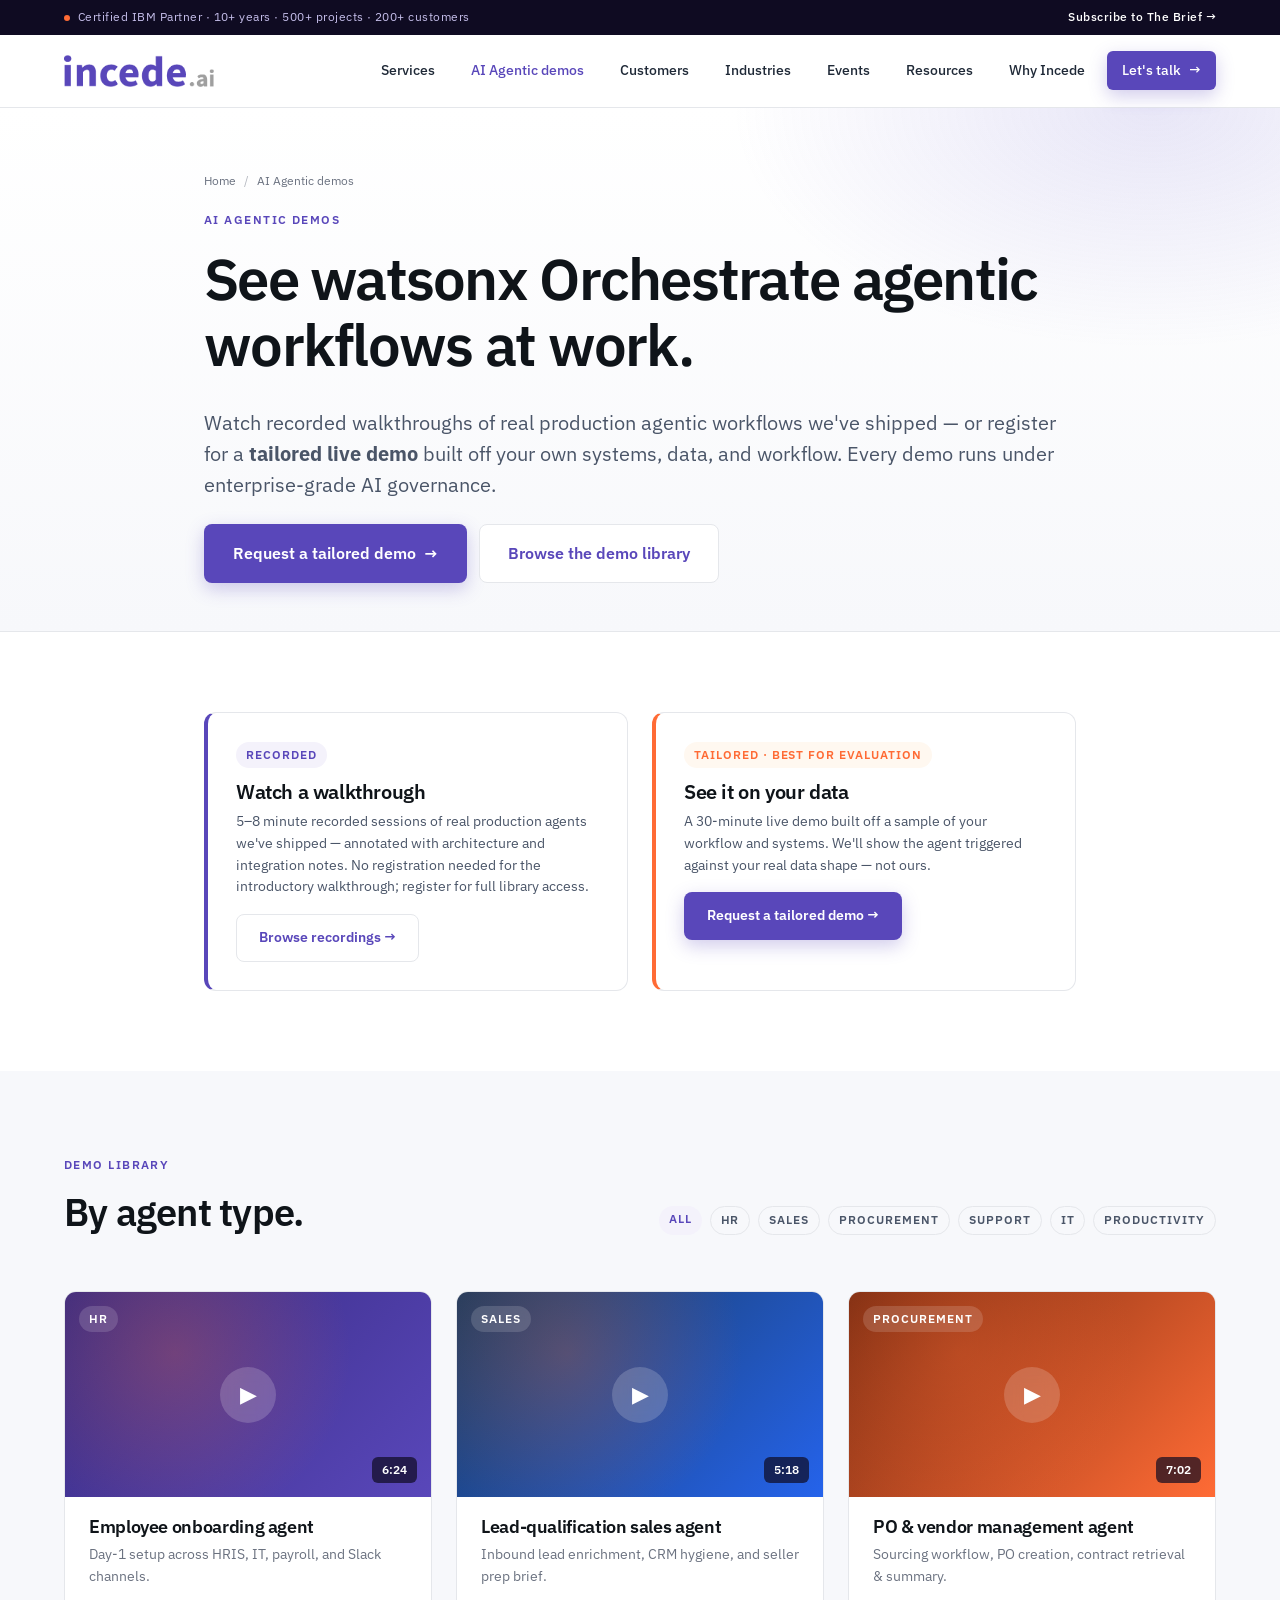
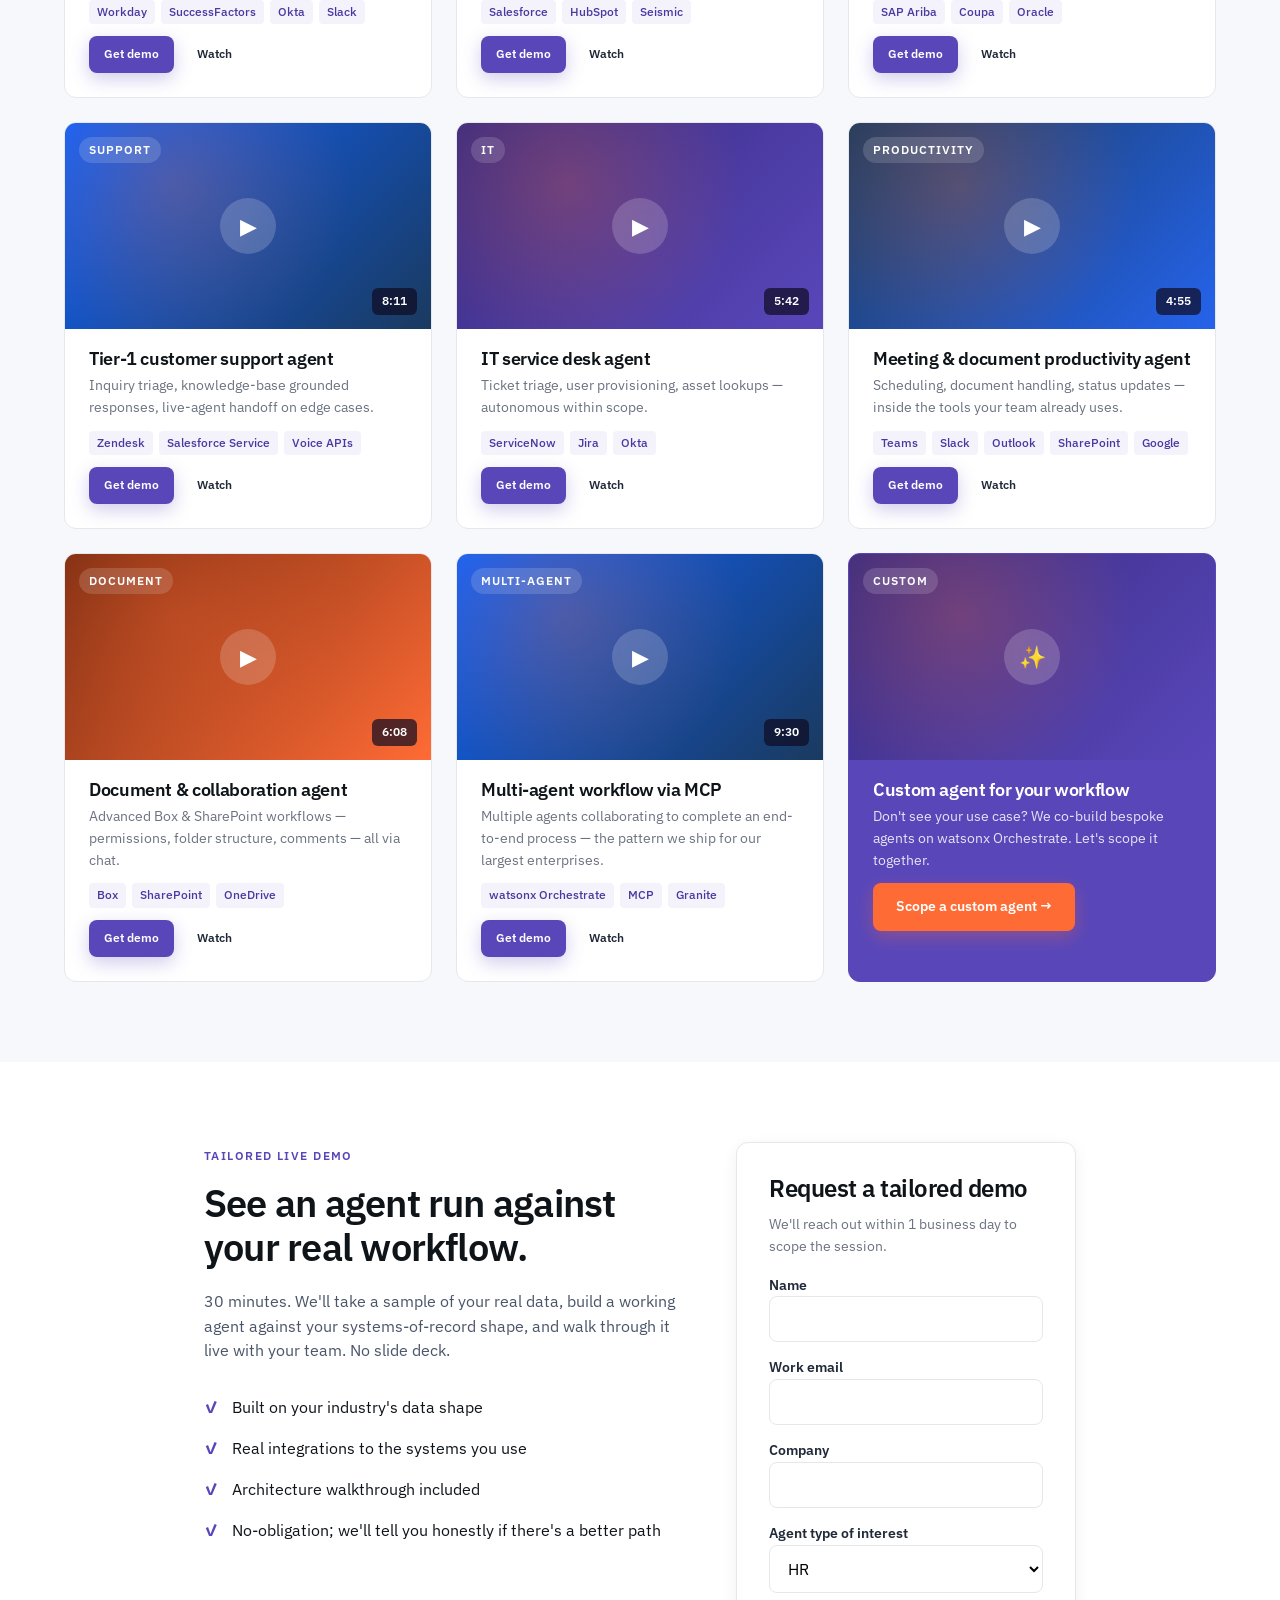
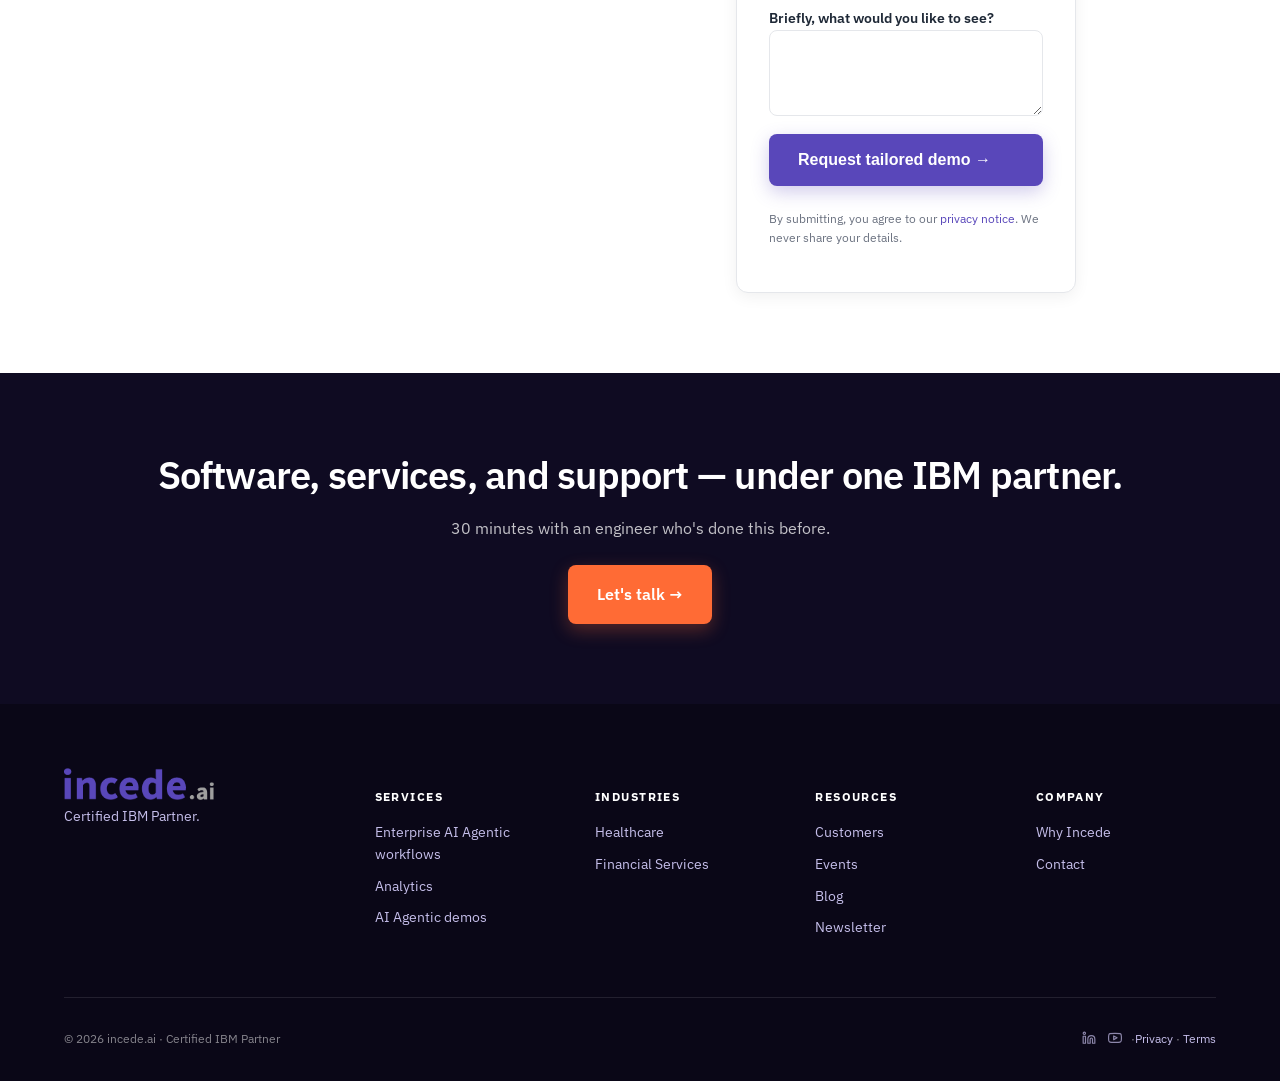
<file: demos.html>
<!DOCTYPE html>
<html lang="en">
<head>
<meta charset="UTF-8" />
<meta name="viewport" content="width=device-width, initial-scale=1, shrink-to-fit=no" />
<title>AI Agentic demos — Incede.ai prebuilt and custom AI agentic workflows</title>
<meta name="description" content="See watsonx Orchestrate AI agentic workflows in action. Recorded walkthroughs and tailored live demos across HR, Sales, Procurement, Customer Support, IT, Productivity, and Document workflows — under enterprise-grade AI governance." />
<meta name="theme-color" content="#5947BA" />
<link rel="preconnect" href="https://fonts.googleapis.com">
<link rel="preconnect" href="https://fonts.gstatic.com" crossorigin>
<link href="https://fonts.googleapis.com/css2?family=IBM+Plex+Sans:wght@400;500;600;700&display=swap" rel="stylesheet">
<link rel="stylesheet" href="styles.css" />
<style>
  .demo-card {
    background: #fff; border: 1px solid var(--line); border-radius: var(--radius);
    overflow: hidden; transition: transform .15s, box-shadow .15s, border-color .15s;
  }
  .demo-card:hover { border-color: var(--brand-200); box-shadow: var(--shadow); transform: translateY(-2px); }
  .demo-thumb {
    aspect-ratio: 16/9;
    background: linear-gradient(135deg, var(--brand-darker), var(--brand));
    position: relative; display: flex; align-items: center; justify-content: center;
    color: #fff;
  }
  .demo-thumb::before {
    content: ""; position: absolute; inset: 0;
    background: radial-gradient(circle at 30% 30%, rgba(255,107,53,0.25), transparent 60%);
  }
  .demo-thumb .play {
    position: relative; z-index: 1;
    width: 56px; height: 56px; border-radius: 50%;
    background: rgba(255,255,255,0.18);
    backdrop-filter: blur(8px);
    display: flex; align-items: center; justify-content: center;
    font-size: 22px;
    transition: transform .2s;
  }
  .demo-card:hover .play { transform: scale(1.1); }
  .demo-thumb .ic-label {
    position: absolute; top: 14px; left: 14px;
    background: rgba(255,255,255,0.15); backdrop-filter: blur(8px);
    color: #fff; font-size: var(--fs-xs); font-weight: 600;
    padding: 4px 10px; border-radius: 999px;
    text-transform: uppercase; letter-spacing: 0.08em;
  }
  .demo-thumb .duration {
    position: absolute; bottom: 14px; right: 14px;
    background: rgba(15,11,34,0.7); color: #fff;
    font-size: var(--fs-xs); font-weight: 600;
    padding: 4px 10px; border-radius: 6px;
  }
  .demo-body { padding: 20px 24px 24px; }
  .demo-body h3 { font-size: var(--fs-lg); margin-bottom: 6px; }
  .demo-body p { font-size: var(--fs-sm); color: var(--ink-4); margin: 0 0 12px; }
  .demo-integrations { display:flex; flex-wrap:wrap; gap: 6px; margin-bottom: 12px; }
  .demo-integrations span { font-size: var(--fs-xs); background: var(--brand-50); color: var(--brand-dark); padding: 3px 8px; border-radius: 4px; font-weight: 500; }
  .demo-actions { display:flex; gap: 8px; flex-wrap: wrap; }
  .demo-actions .btn { padding: 8px 14px; font-size: var(--fs-xs); }
</style>
</head>
<body>
<a href="#main" class="skip-link">Skip to main content</a>

<div class="topbar"><div class="container"><span class="topbar-tag">Certified IBM Partner · 10+ years · 500+ projects · 200+ customers</span><span class="topbar-meta"><a href="newsletter.html">Subscribe to The Brief →</a></span></div></div>

<header class="nav">
  <div class="container">
    <a href="index.html" class="brand"><img src="assets/images/incede-logo.png" alt="incede.ai" style="height: 32px;"></a>
    <nav class="nav-links">
      <a href="quick-start.html">Services</a>
      <a href="demos.html" class="active">AI Agentic demos</a>
      <a href="case-studies.html">Customers</a>
      <a href="industries.html">Industries</a>
      <a href="events.html">Events</a>
      <a href="blog.html">Resources</a>
      <a href="about.html">Why Incede</a>
      <a href="contact.html" class="btn btn-primary">Let's talk <span class="arr">→</span></a>
    </nav>
  </div>
</header>

<main id="main">

<section class="page-hero">
  <div class="container container-tight">
    <div class="crumbs"><a href="index.html">Home</a><span class="sep">/</span>AI Agentic demos</div>
    <span class="eyebrow">AI Agentic demos</span>
    <h1>See watsonx Orchestrate agentic workflows at work.</h1>
    <p class="lede">Watch recorded walkthroughs of real production agentic workflows we've shipped — or register for a <strong>tailored live demo</strong> built off your own systems, data, and workflow. Every demo runs under enterprise-grade AI governance.</p>
    <div style="display:flex;gap:12px;margin-top:24px;flex-wrap:wrap;">
      <a class="btn btn-primary btn-lg" href="#tailored">Request a tailored demo <span class="arr">→</span></a>
      <a class="btn btn-secondary btn-lg" href="#library">Browse the demo library</a>
    </div>
  </div>
</section>

<!-- Two paths -->
<section>
  <div class="container container-tight">
    <div class="grid-2">
      <div class="card" style="border-left: 4px solid var(--brand);">
        <span class="pill">Recorded</span>
        <h3 style="margin-top:12px;">Watch a walkthrough</h3>
        <p>5–8 minute recorded sessions of real production agents we've shipped — annotated with architecture and integration notes. No registration needed for the introductory walkthrough; register for full library access.</p>
        <a class="btn btn-secondary" href="#library">Browse recordings →</a>
      </div>
      <div class="card" style="border-left: 4px solid var(--accent);">
        <span class="pill" style="background:#fff8f0; color:var(--accent);">Tailored · best for evaluation</span>
        <h3 style="margin-top:12px;">See it on your data</h3>
        <p>A 30-minute live demo built off a sample of your workflow and systems. We'll show the agent triggered against your real data shape — not ours.</p>
        <a class="btn btn-primary" href="#tailored">Request a tailored demo →</a>
      </div>
    </div>
  </div>
</section>

<!-- Filter (visual only) -->
<section id="library" style="background:var(--bg-alt);">
  <div class="container">
    <div class="section-head left" style="display:flex; justify-content:space-between; align-items:end; gap:24px; flex-wrap:wrap;">
      <div>
        <span class="eyebrow">Demo library</span>
        <h2 class="mb-0">By agent type.</h2>
      </div>
      <div style="display:flex; gap:8px; flex-wrap:wrap;">
        <span class="pill">All</span>
        <span class="pill" style="background:transparent;border:1px solid var(--line);color:var(--ink-3);">HR</span>
        <span class="pill" style="background:transparent;border:1px solid var(--line);color:var(--ink-3);">Sales</span>
        <span class="pill" style="background:transparent;border:1px solid var(--line);color:var(--ink-3);">Procurement</span>
        <span class="pill" style="background:transparent;border:1px solid var(--line);color:var(--ink-3);">Support</span>
        <span class="pill" style="background:transparent;border:1px solid var(--line);color:var(--ink-3);">IT</span>
        <span class="pill" style="background:transparent;border:1px solid var(--line);color:var(--ink-3);">Productivity</span>
      </div>
    </div>

    <div class="grid-3">
      <div class="demo-card">
        <div class="demo-thumb"><span class="ic-label">HR</span><span class="duration">6:24</span><div class="play">▶</div></div>
        <div class="demo-body">
          <h3>Employee onboarding agent</h3>
          <p>Day-1 setup across HRIS, IT, payroll, and Slack channels.</p>
          <div class="demo-integrations"><span>Workday</span><span>SuccessFactors</span><span>Okta</span><span>Slack</span></div>
          <div class="demo-actions"><a class="btn btn-primary" href="#tailored">Get demo</a><a class="btn btn-ghost" href="#">Watch</a></div>
        </div>
      </div>

      <div class="demo-card">
        <div class="demo-thumb" style="background:linear-gradient(135deg,#1a3a5f,#2563eb);"><span class="ic-label">Sales</span><span class="duration">5:18</span><div class="play">▶</div></div>
        <div class="demo-body">
          <h3>Lead-qualification sales agent</h3>
          <p>Inbound lead enrichment, CRM hygiene, and seller prep brief.</p>
          <div class="demo-integrations"><span>Salesforce</span><span>HubSpot</span><span>Seismic</span></div>
          <div class="demo-actions"><a class="btn btn-primary" href="#tailored">Get demo</a><a class="btn btn-ghost" href="#">Watch</a></div>
        </div>
      </div>

      <div class="demo-card">
        <div class="demo-thumb" style="background:linear-gradient(135deg,#7c2d12,#FF6B35);"><span class="ic-label">Procurement</span><span class="duration">7:02</span><div class="play">▶</div></div>
        <div class="demo-body">
          <h3>PO & vendor management agent</h3>
          <p>Sourcing workflow, PO creation, contract retrieval & summary.</p>
          <div class="demo-integrations"><span>SAP Ariba</span><span>Coupa</span><span>Oracle</span></div>
          <div class="demo-actions"><a class="btn btn-primary" href="#tailored">Get demo</a><a class="btn btn-ghost" href="#">Watch</a></div>
        </div>
      </div>

      <div class="demo-card">
        <div class="demo-thumb" style="background:linear-gradient(135deg,#0F62FE,#1a3a5f);"><span class="ic-label">Support</span><span class="duration">8:11</span><div class="play">▶</div></div>
        <div class="demo-body">
          <h3>Tier-1 customer support agent</h3>
          <p>Inquiry triage, knowledge-base grounded responses, live-agent handoff on edge cases.</p>
          <div class="demo-integrations"><span>Zendesk</span><span>Salesforce Service</span><span>Voice APIs</span></div>
          <div class="demo-actions"><a class="btn btn-primary" href="#tailored">Get demo</a><a class="btn btn-ghost" href="#">Watch</a></div>
        </div>
      </div>

      <div class="demo-card">
        <div class="demo-thumb"><span class="ic-label">IT</span><span class="duration">5:42</span><div class="play">▶</div></div>
        <div class="demo-body">
          <h3>IT service desk agent</h3>
          <p>Ticket triage, user provisioning, asset lookups — autonomous within scope.</p>
          <div class="demo-integrations"><span>ServiceNow</span><span>Jira</span><span>Okta</span></div>
          <div class="demo-actions"><a class="btn btn-primary" href="#tailored">Get demo</a><a class="btn btn-ghost" href="#">Watch</a></div>
        </div>
      </div>

      <div class="demo-card">
        <div class="demo-thumb" style="background:linear-gradient(135deg,#1a3a5f,#2563eb);"><span class="ic-label">Productivity</span><span class="duration">4:55</span><div class="play">▶</div></div>
        <div class="demo-body">
          <h3>Meeting & document productivity agent</h3>
          <p>Scheduling, document handling, status updates — inside the tools your team already uses.</p>
          <div class="demo-integrations"><span>Teams</span><span>Slack</span><span>Outlook</span><span>SharePoint</span><span>Google</span></div>
          <div class="demo-actions"><a class="btn btn-primary" href="#tailored">Get demo</a><a class="btn btn-ghost" href="#">Watch</a></div>
        </div>
      </div>

      <div class="demo-card">
        <div class="demo-thumb" style="background:linear-gradient(135deg,#7c2d12,#FF6B35);"><span class="ic-label">Document</span><span class="duration">6:08</span><div class="play">▶</div></div>
        <div class="demo-body">
          <h3>Document & collaboration agent</h3>
          <p>Advanced Box & SharePoint workflows — permissions, folder structure, comments — all via chat.</p>
          <div class="demo-integrations"><span>Box</span><span>SharePoint</span><span>OneDrive</span></div>
          <div class="demo-actions"><a class="btn btn-primary" href="#tailored">Get demo</a><a class="btn btn-ghost" href="#">Watch</a></div>
        </div>
      </div>

      <div class="demo-card">
        <div class="demo-thumb" style="background:linear-gradient(135deg,#0F62FE,#1a3a5f);"><span class="ic-label">Multi-agent</span><span class="duration">9:30</span><div class="play">▶</div></div>
        <div class="demo-body">
          <h3>Multi-agent workflow via MCP</h3>
          <p>Multiple agents collaborating to complete an end-to-end process — the pattern we ship for our largest enterprises.</p>
          <div class="demo-integrations"><span>watsonx Orchestrate</span><span>MCP</span><span>Granite</span></div>
          <div class="demo-actions"><a class="btn btn-primary" href="#tailored">Get demo</a><a class="btn btn-ghost" href="#">Watch</a></div>
        </div>
      </div>

      <div class="demo-card" style="background: var(--brand); color: #fff; border-color: var(--brand);">
        <div class="demo-thumb" style="background:linear-gradient(135deg,#382B82,#5947BA);"><span class="ic-label">Custom</span><div class="play">✨</div></div>
        <div class="demo-body">
          <h3 style="color:#fff;">Custom agent for your workflow</h3>
          <p style="color:rgba(255,255,255,0.85);">Don't see your use case? We co-build bespoke agents on watsonx Orchestrate. Let's scope it together.</p>
          <a class="btn btn-accent" href="contact.html">Scope a custom agent →</a>
        </div>
      </div>
    </div>
  </div>
</section>

<!-- Tailored demo form -->
<section id="tailored">
  <div class="container container-tight">
    <div class="split">
      <div>
        <span class="eyebrow">Tailored live demo</span>
        <h2>See an agent run against your real workflow.</h2>
        <p>30 minutes. We'll take a sample of your real data, build a working agent against your systems-of-record shape, and walk through it live with your team. No slide deck.</p>
        <ul style="list-style:none;padding:0;margin:24px 0;">
          <li style="padding:8px 0 8px 28px;position:relative;"><span style="position:absolute;left:0;color:var(--brand);font-weight:700;">✓</span> Built on your industry's data shape</li>
          <li style="padding:8px 0 8px 28px;position:relative;"><span style="position:absolute;left:0;color:var(--brand);font-weight:700;">✓</span> Real integrations to the systems you use</li>
          <li style="padding:8px 0 8px 28px;position:relative;"><span style="position:absolute;left:0;color:var(--brand);font-weight:700;">✓</span> Architecture walkthrough included</li>
          <li style="padding:8px 0 8px 28px;position:relative;"><span style="position:absolute;left:0;color:var(--brand);font-weight:700;">✓</span> No-obligation; we'll tell you honestly if there's a better path</li>
        </ul>
      </div>
      <aside class="form-card">
        <h3 style="margin-top:0;">Request a tailored demo</h3>
        <p class="muted" style="font-size:var(--fs-sm);">We'll reach out within 1 business day to scope the session.</p>
        <form class="form-stack" onsubmit="event.preventDefault(); this.innerHTML='<p style=&quot;color:var(--success);font-weight:600;&quot;>Thanks — we&#39;ll be in touch within 1 business day to scope your demo.</p>';">
          <div><label for="d-name">Name</label><input id="d-name" type="text" required /></div>
          <div><label for="d-email">Work email</label><input id="d-email" type="email" required /></div>
          <div><label for="d-co">Company</label><input id="d-co" type="text" required /></div>
          <div><label for="d-type">Agent type of interest</label>
            <select id="d-type">
              <option>HR</option><option>Sales</option><option>Procurement</option>
              <option>Customer Support</option><option>IT Service</option>
              <option>Productivity</option><option>Document & Collaboration</option>
              <option>Multi-agent</option><option>Custom / something else</option>
            </select>
          </div>
          <div><label for="d-msg">Briefly, what would you like to see?</label><textarea id="d-msg" rows="3"></textarea></div>
          <button type="submit" class="btn btn-primary btn-lg">Request tailored demo →</button>
          <p class="privacy-note">By submitting, you agree to our <a href="contact.html">privacy notice</a>. We never share your details.</p>
        </form>
      </aside>
    </div>
  </div>
</section>


</main>

<section class="footer-cta">
  <div class="container">
    <h2>Software, services, and support — under one IBM partner.</h2>
    <p>30 minutes with an engineer who's done this before.</p>
    <a class="btn btn-accent btn-lg" href="contact.html">Let's talk →</a>
  </div>
</section>

<footer class="footer">
  <div class="container">
    <div class="footer-grid">
      <div><img src="assets/images/incede-logo.png" alt="incede.ai" style="height: 32px;"><p style="color:#C5BEEA;max-width:280px;">Certified IBM Partner.</p></div>
      <div><h5>Services</h5><ul><li><a href="quick-start.html">Enterprise AI Agentic workflows</a></li><li><a href="quick-start.html#analytics">Analytics</a></li><li><a href="demos.html">AI Agentic demos</a></li></ul></div>
      <div><h5>Industries</h5><ul><li><a href="healthcare.html">Healthcare</a></li><li><a href="industries.html">Financial Services</a></li></ul></div>
      <div><h5>Resources</h5><ul><li><a href="case-studies.html">Customers</a></li><li><a href="events.html">Events</a></li><li><a href="blog.html">Blog</a></li><li><a href="newsletter.html">Newsletter</a></li></ul></div>
      <div><h5>Company</h5><ul><li><a href="about.html">Why Incede</a></li><li><a href="contact.html">Contact</a></li></ul></div>
    </div>
    <div class="footer-bottom"><span>© 2026 incede.ai · Certified IBM Partner</span><span><a href="https://www.linkedin.com/company/incede-ai/" target="_blank" rel="noopener" aria-label="LinkedIn"><span class="social-icon"><svg viewBox="0 0 24 24"><path d="M16 8a6 6 0 0 1 6 6v7h-4v-7a2 2 0 0 0-4 0v7h-4v-7a6 6 0 0 1 6-6z"/><rect x="2" y="9" width="4" height="12"/><circle cx="4" cy="4" r="2"/></svg></span></a><a href="https://www.youtube.com/@incedeai" target="_blank" rel="noopener" aria-label="YouTube"><span class="social-icon"><svg viewBox="0 0 24 24"><path d="M22.54 6.42a2.78 2.78 0 0 0-1.94-2C18.88 4 12 4 12 4s-6.88 0-8.6.46a2.78 2.78 0 0 0-1.94 2A29 29 0 0 0 1 11.75a29 29 0 0 0 .46 5.33A2.78 2.78 0 0 0 3.4 19c1.72.46 8.6.46 8.6.46s6.88 0 8.6-.46a2.78 2.78 0 0 0 1.94-2 29 29 0 0 0 .46-5.25 29 29 0 0 0-.46-5.33z"/><polygon points="9.75 15.02 15.5 11.75 9.75 8.48 9.75 15.02"/></svg></span></a> ·<a href="contact.html">Privacy</a> · <a href="contact.html">Terms</a></span></div>
  </div>
</footer>

</body>
</html>
</file>
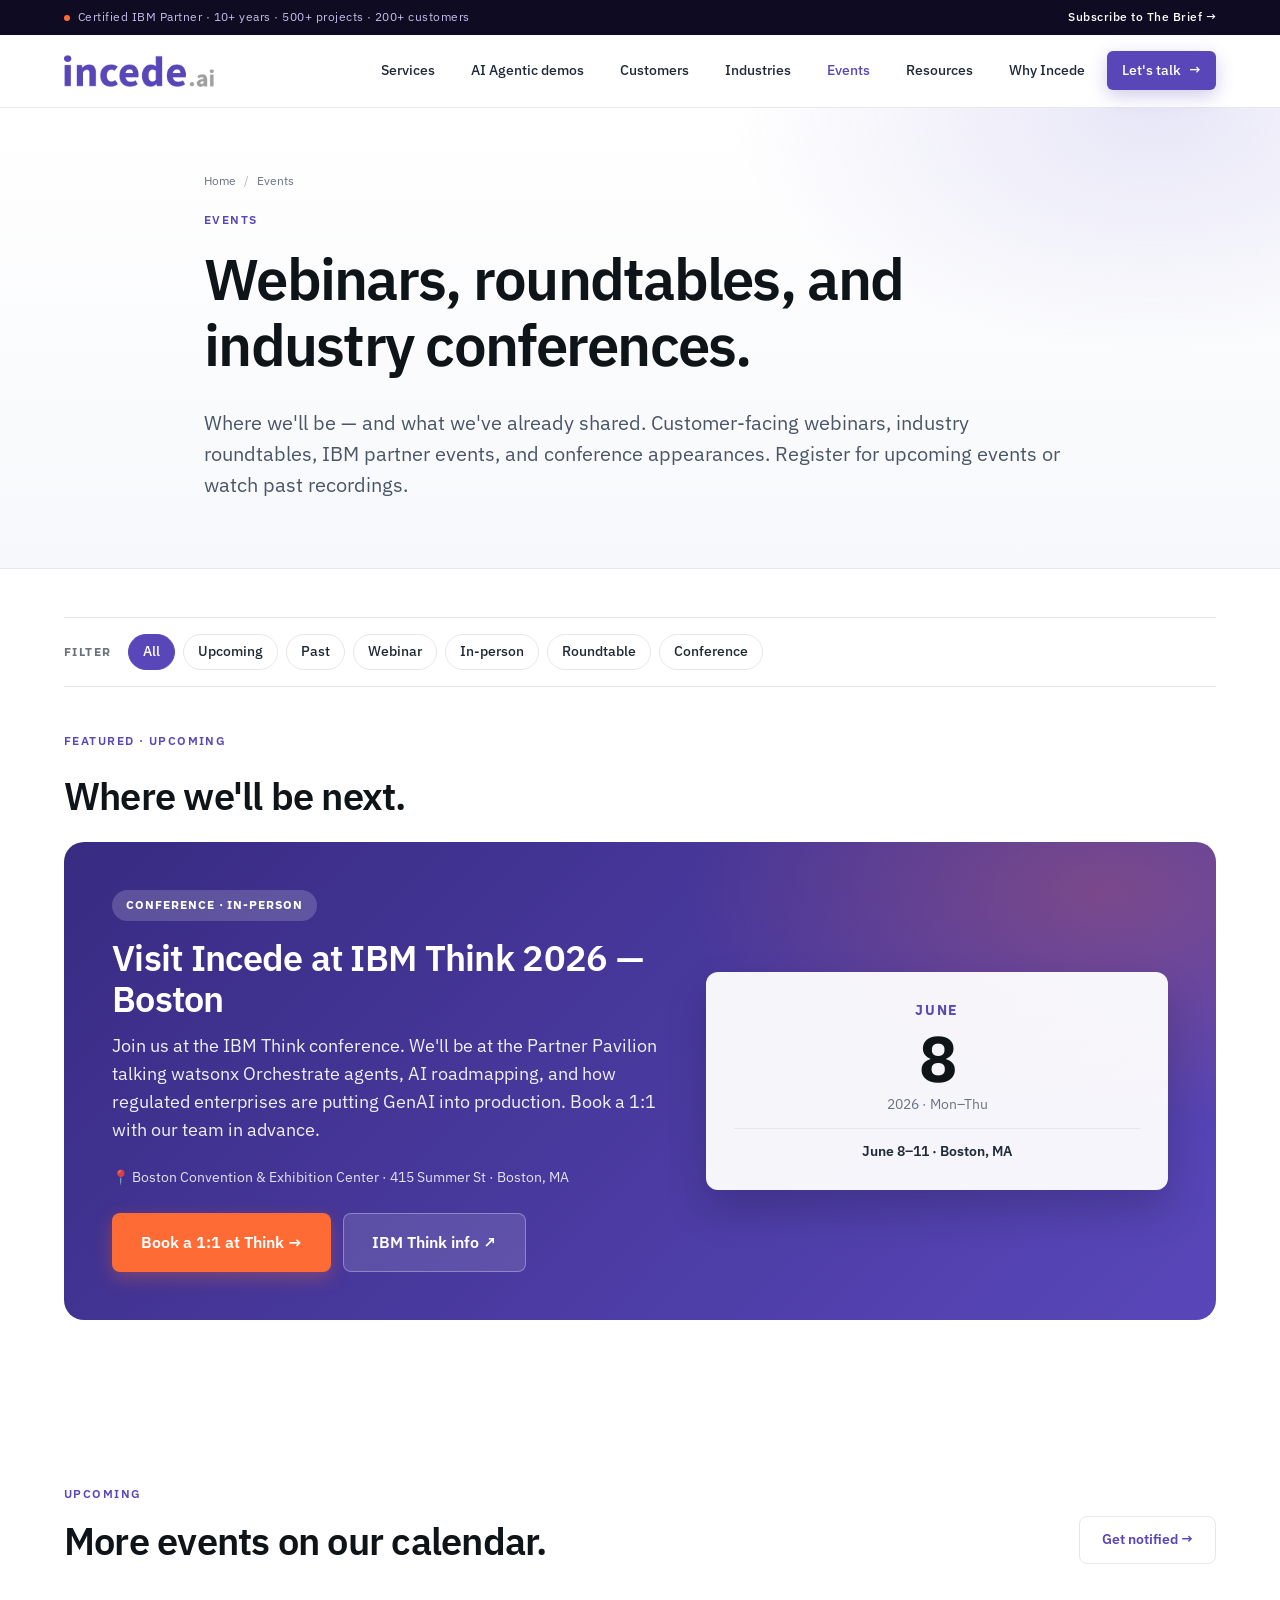
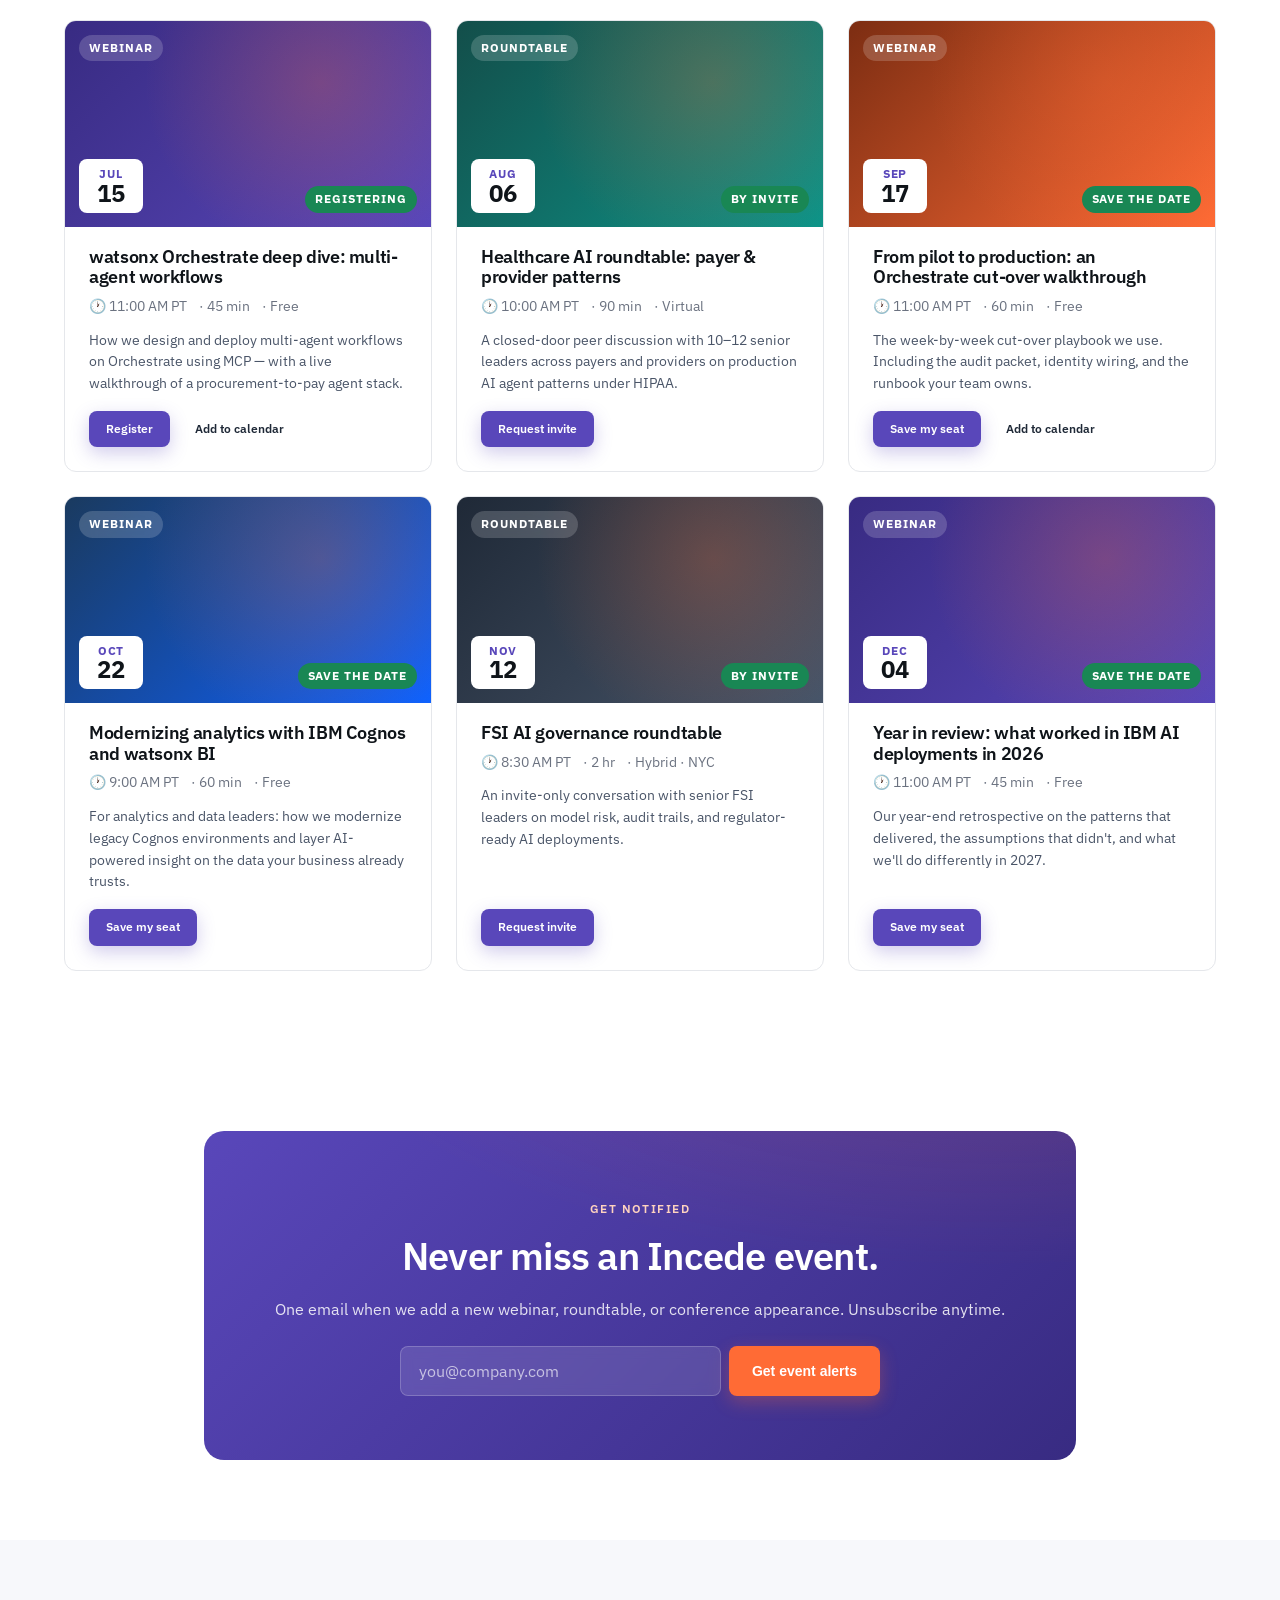
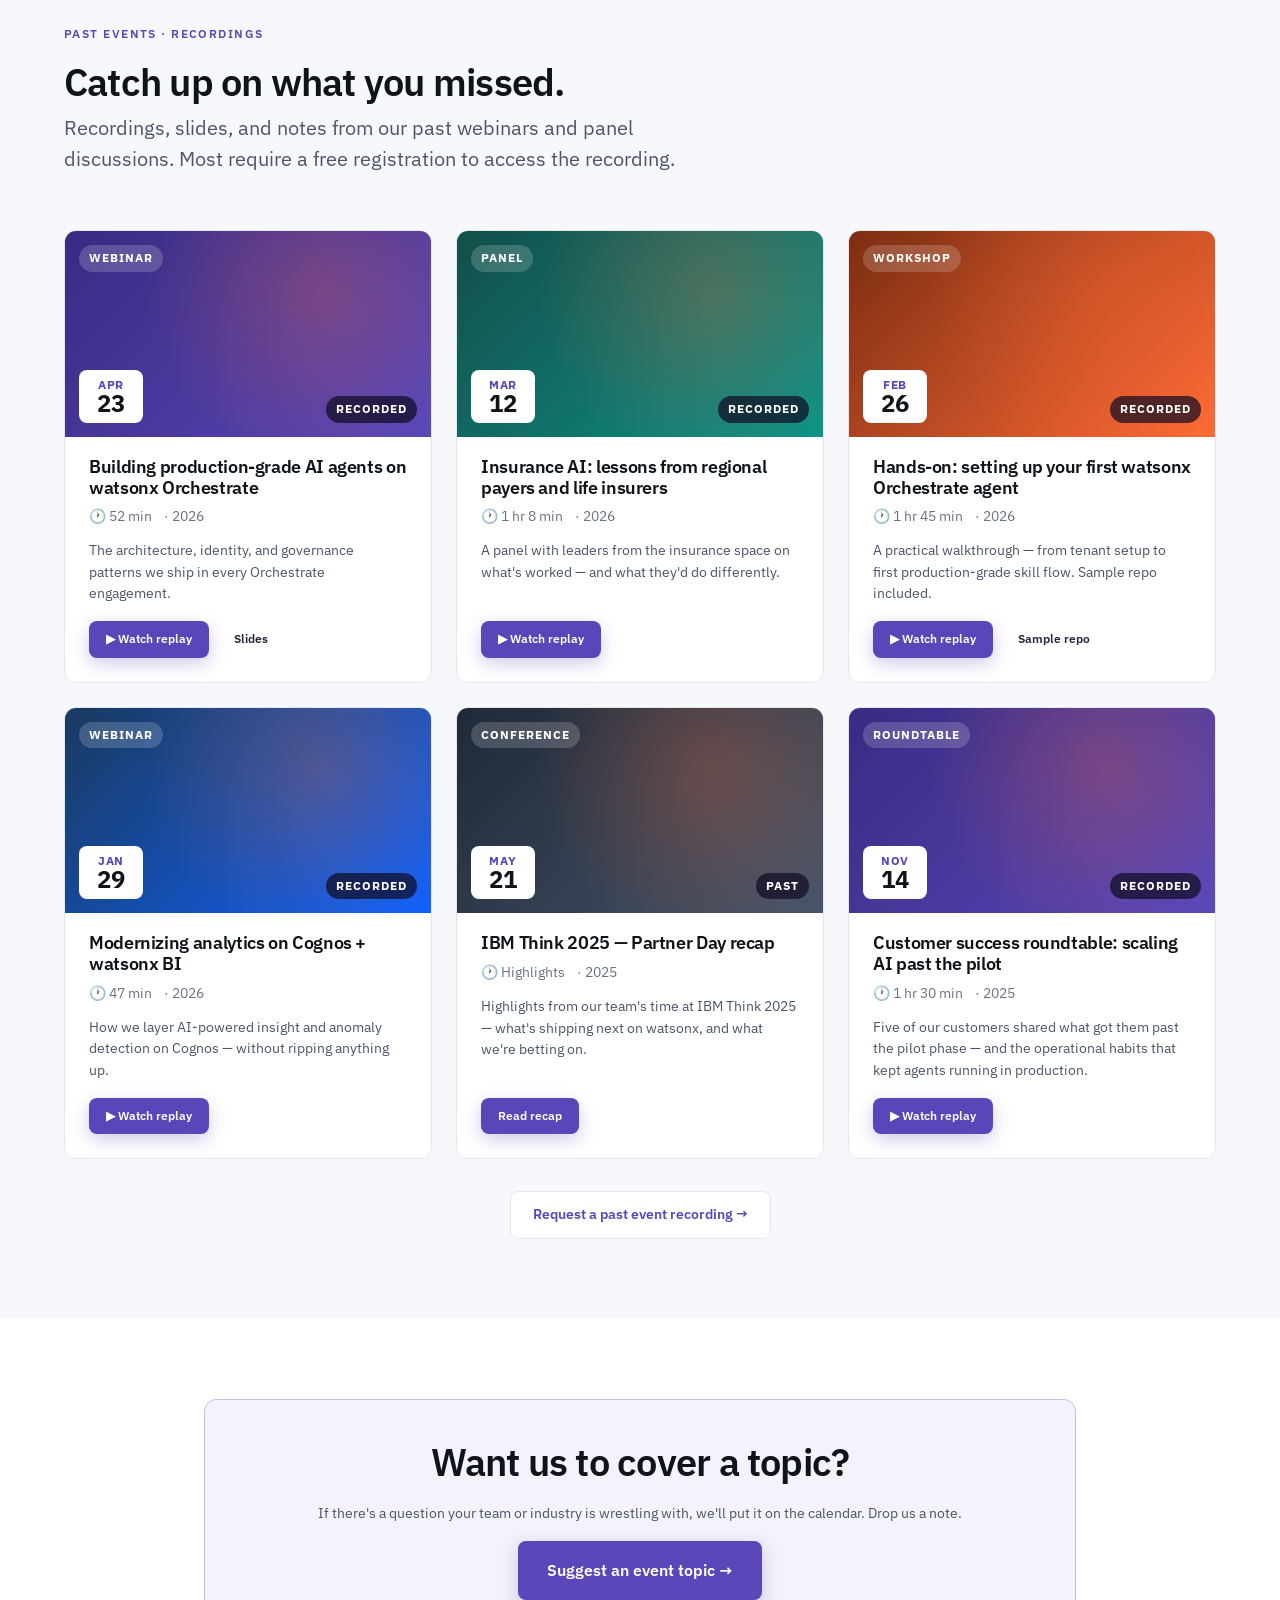
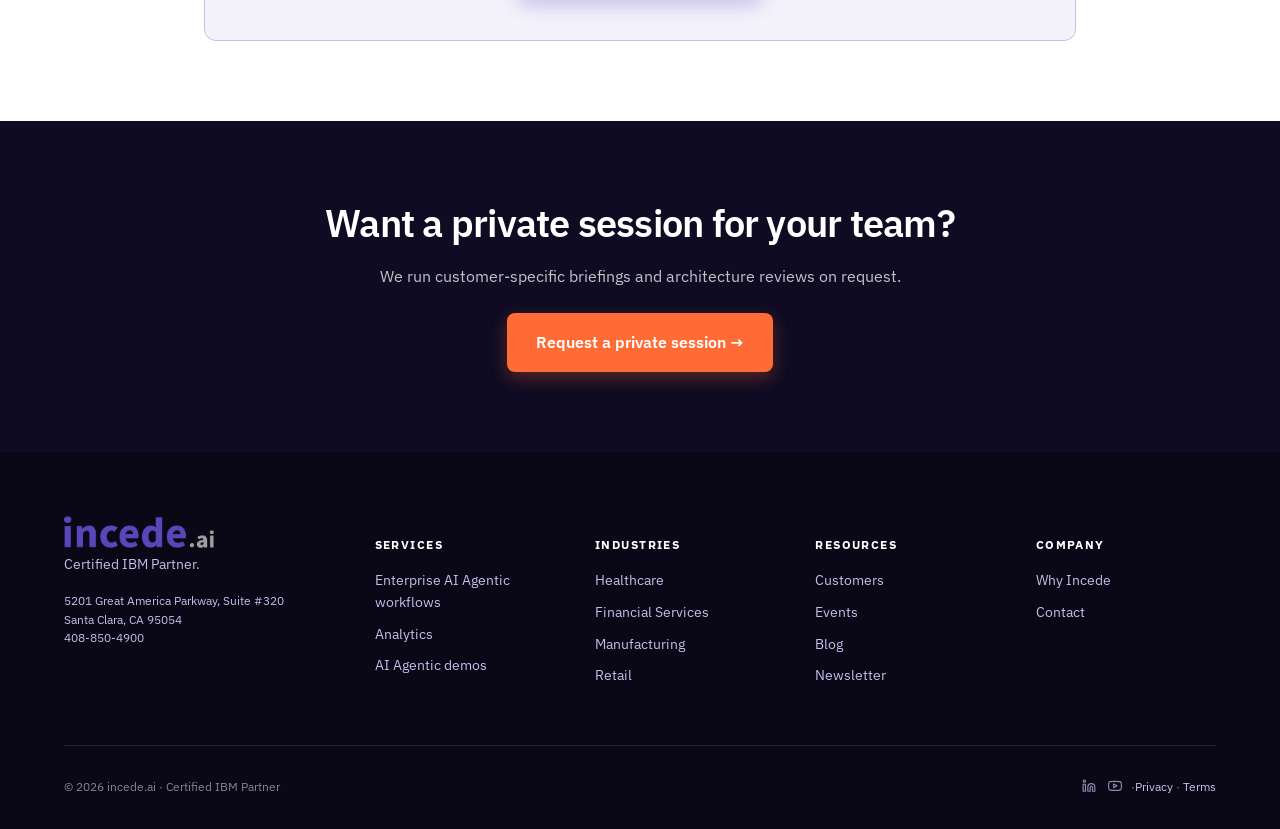
<file: events.html>
<!DOCTYPE html>
<html lang="en">
<head>
<meta charset="UTF-8" />
<meta name="viewport" content="width=device-width, initial-scale=1, shrink-to-fit=no" />
<title>Events — webinars, roundtables, and industry conferences | Incede.ai</title>
<meta name="description" content="Upcoming and past events from Incede.ai — webinars, customer roundtables, partner summits, and industry conferences. Sign up for notifications." />
<meta name="theme-color" content="#5947BA" />
<link rel="preconnect" href="https://fonts.googleapis.com">
<link rel="preconnect" href="https://fonts.gstatic.com" crossorigin>
<link href="https://fonts.googleapis.com/css2?family=IBM+Plex+Sans:wght@400;500;600;700&display=swap" rel="stylesheet">
<link rel="stylesheet" href="styles.css" />
<style>
  .ev-card {
    background: #fff; border: 1px solid var(--line); border-radius: var(--radius);
    overflow: hidden;
    transition: transform .15s, border-color .15s, box-shadow .15s;
    display: flex; flex-direction: column;
  }
  .ev-card:hover { transform: translateY(-2px); border-color: var(--brand-200); box-shadow: var(--shadow); }
  .ev-thumb {
    aspect-ratio: 16 / 9;
    background: linear-gradient(135deg, var(--brand-darker), var(--brand));
    position: relative; overflow: hidden;
  }
  .ev-thumb::before {
    content: ""; position: absolute; inset: 0;
    background: radial-gradient(circle at 70% 30%, rgba(255,107,53,0.25), transparent 60%);
  }
  .ev-thumb.green { background: linear-gradient(135deg, #134e4a, #0d9488); }
  .ev-thumb.blue { background: linear-gradient(135deg, #1a3a5f, #0F62FE); }
  .ev-thumb.orange { background: linear-gradient(135deg, #7c2d12, #FF6B35); }
  .ev-thumb.slate { background: linear-gradient(135deg, #1f2937, #475569); }
  .ev-type {
    position: absolute; top: 14px; left: 14px;
    background: rgba(255,255,255,0.18); backdrop-filter: blur(8px);
    color: #fff; font-size: var(--fs-xs); font-weight: 700;
    padding: 4px 10px; border-radius: 999px;
    text-transform: uppercase; letter-spacing: 0.08em; z-index: 2;
  }
  .ev-date-badge {
    position: absolute; bottom: 14px; left: 14px;
    background: #fff; color: var(--brand-dark);
    padding: 8px 14px; border-radius: 8px;
    font-weight: 700; font-size: var(--fs-sm);
    text-align: center; line-height: 1.1; z-index: 2;
    min-width: 64px;
  }
  .ev-date-badge .month { display:block; font-size: var(--fs-xs); text-transform: uppercase; letter-spacing: 0.08em; color: var(--brand); font-weight: 700; }
  .ev-date-badge .day { display:block; font-size: var(--fs-2xl); line-height: 1; color: var(--ink); }
  .ev-status {
    position: absolute; bottom: 14px; right: 14px;
    background: var(--success); color: #fff;
    padding: 4px 10px; border-radius: 999px;
    font-size: var(--fs-xs); font-weight: 700;
    text-transform: uppercase; letter-spacing: 0.08em; z-index: 2;
  }
  .ev-status.past { background: rgba(15,11,34,0.7); }
  .ev-body { padding: 20px 24px 24px; flex: 1; display:flex; flex-direction: column; }
  .ev-body h3 { font-size: var(--fs-lg); margin: 0 0 8px; }
  .ev-meta { font-size: var(--fs-sm); color: var(--ink-4); margin-bottom: 12px; display:flex; flex-wrap: wrap; gap: 12px; }
  .ev-meta span { display: inline-flex; align-items: center; gap: 4px; }
  .ev-body p { font-size: var(--fs-sm); color: var(--ink-3); margin: 0 0 16px; flex: 1; }
  .ev-actions { display: flex; gap: 8px; flex-wrap: wrap; }
  .ev-actions .btn { padding: 8px 16px; font-size: var(--fs-xs); }

  .feature-event {
    background: linear-gradient(135deg, var(--brand-darker), var(--brand));
    color: #fff;
    border-radius: var(--radius-lg);
    padding: 48px;
    display: grid; grid-template-columns: 1.2fr 1fr; gap: 40px;
    align-items: center;
    position: relative; overflow: hidden;
  }
  .feature-event::before {
    content: ""; position: absolute; inset: 0;
    background: radial-gradient(700px 400px at 90% 10%, rgba(255,107,53,0.25), transparent 60%);
  }
  .feature-event > * { position: relative; z-index: 1; }
  .feature-event h2, .feature-event h3, .feature-event p { color: #fff; }
  .feature-event .ev-pill {
    display:inline-block; background:rgba(255,255,255,0.18); backdrop-filter: blur(6px);
    padding: 6px 14px; border-radius: 999px;
    font-size: var(--fs-xs); font-weight: 700; letter-spacing: 0.08em;
    text-transform: uppercase; margin-bottom: 16px;
  }
  .feature-date {
    background: rgba(255,255,255,0.95); color: var(--brand-dark);
    border-radius: var(--radius);
    padding: 28px; text-align: center;
    box-shadow: 0 20px 40px rgba(0,0,0,0.18);
  }
  .feature-date .fd-month { font-size: var(--fs-sm); font-weight: 700; color: var(--brand); text-transform: uppercase; letter-spacing: 0.12em; }
  .feature-date .fd-day { font-size: 4rem; font-weight: 700; line-height: 1; color: var(--ink); letter-spacing: -0.04em; margin: 4px 0; }
  .feature-date .fd-year { font-size: var(--fs-sm); color: var(--ink-4); margin-bottom: 12px; }
  .feature-date .fd-time { font-size: var(--fs-sm); color: var(--ink-2); font-weight: 600; padding-top: 12px; border-top: 1px solid var(--line); }
  @media (max-width: 800px) {
    .feature-event { grid-template-columns: 1fr; padding: 32px; }
  }

  .filter-row {
    display: flex; gap: 8px; flex-wrap: wrap;
    padding: 16px 0; margin: 24px 0 0;
    border-top: 1px solid var(--line);
    border-bottom: 1px solid var(--line);
    align-items: center;
  }
  .filter-row .filter-label {
    font-size: var(--fs-xs); font-weight: 700;
    text-transform: uppercase; letter-spacing: 0.12em;
    color: var(--ink-4); margin-right: 8px;
  }
  .filter-chip {
    background: var(--bg);
    border: 1px solid var(--line);
    padding: 6px 14px;
    border-radius: 999px;
    font-size: var(--fs-sm); font-weight: 500;
    color: var(--ink-2);
    cursor: pointer;
    transition: all .15s;
    text-decoration: none;
  }
  .filter-chip:hover { border-color: var(--brand); color: var(--brand); }
  .filter-chip.active { background: var(--brand); border-color: var(--brand); color: #fff; }
</style>
</head>
<body>
<a href="#main" class="skip-link">Skip to main content</a>

<div class="topbar"><div class="container"><span class="topbar-tag">Certified IBM Partner · 10+ years · 500+ projects · 200+ customers</span><span class="topbar-meta"><a href="newsletter.html">Subscribe to The Brief →</a></span></div></div>

<header class="nav">
  <div class="container">
    <a href="index.html" class="brand"><img src="assets/images/incede-logo.png" alt="incede.ai" style="height: 32px;"></a>
    <nav class="nav-links">
      <a href="quick-start.html">Services</a>
      <a href="demos.html">AI Agentic demos</a>
      <a href="case-studies.html">Customers</a>
      <a href="industries.html">Industries</a>
      <a href="events.html" class="active">Events</a>
      <a href="blog.html">Resources</a>
      <a href="about.html">Why Incede</a>
      <a href="contact.html" class="btn btn-primary">Let's talk <span class="arr">→</span></a>
    </nav>
  </div>
</header>

<main id="main">

<section class="page-hero">
  <div class="container container-tight">
    <div class="crumbs"><a href="index.html">Home</a><span class="sep">/</span>Events</div>
    <span class="eyebrow">Events</span>
    <h1>Webinars, roundtables, and industry conferences.</h1>
    <p class="lede">Where we'll be — and what we've already shared. Customer-facing webinars, industry roundtables, IBM partner events, and conference appearances. Register for upcoming events or watch past recordings.</p>
  </div>
</section>

<!-- Filter -->
<section style="padding-top: 24px; padding-bottom: 0;">
  <div class="container">
    <div class="filter-row">
      <span class="filter-label">Filter</span>
      <a class="filter-chip active" href="#upcoming">All</a>
      <a class="filter-chip" href="#upcoming">Upcoming</a>
      <a class="filter-chip" href="#past">Past</a>
      <a class="filter-chip" href="#upcoming">Webinar</a>
      <a class="filter-chip" href="#upcoming">In-person</a>
      <a class="filter-chip" href="#upcoming">Roundtable</a>
      <a class="filter-chip" href="#upcoming">Conference</a>
    </div>
  </div>
</section>

<!-- Featured upcoming -->
<section id="upcoming" style="padding-top: 40px;">
  <div class="container">
    <span class="eyebrow">Featured · upcoming</span>
    <h2 style="margin-top: 8px; margin-bottom: 24px;">Where we'll be next.</h2>

    <div class="feature-event">
      <div>
        <span class="ev-pill">Conference · In-person</span>
        <h2 style="font-size: clamp(1.75rem, 3vw, 2.25rem); margin-bottom: 12px;">Visit Incede at IBM Think 2026 — Boston</h2>
        <p style="opacity: 0.92; font-size: var(--fs-lg); margin-bottom: 24px;">Join us at the IBM Think conference. We'll be at the Partner Pavilion talking watsonx Orchestrate agents, AI roadmapping, and how regulated enterprises are putting GenAI into production. Book a 1:1 with our team in advance.</p>
        <p style="opacity: 0.85; font-size:var(--fs-sm); margin-bottom: 24px;">📍 Boston Convention & Exhibition Center · 415 Summer St · Boston, MA</p>
        <div style="display:flex; gap:12px; flex-wrap: wrap;">
          <a class="btn btn-accent btn-lg" href="contact.html">Book a 1:1 at Think →</a>
          <a class="btn btn-secondary btn-lg" href="https://www.ibm.com/events/think" style="background:rgba(255,255,255,0.12); color:#fff !important; border-color: rgba(255,255,255,0.3);">IBM Think info ↗</a>
        </div>
      </div>
      <div class="feature-date">
        <div class="fd-month">June</div>
        <div class="fd-day">8</div>
        <div class="fd-year">2026 · Mon–Thu</div>
        <div class="fd-time">June 8–11 · Boston, MA</div>
      </div>
    </div>
  </div>
</section>

<!-- Upcoming events grid -->
<section>
  <div class="container">
    <div class="section-head left" style="display:flex; justify-content:space-between; align-items:end; gap:24px;">
      <div>
        <span class="eyebrow">Upcoming</span>
        <h2 class="mb-0">More events on our calendar.</h2>
      </div>
      <a class="btn btn-secondary" href="#notify">Get notified →</a>
    </div>

    <div class="grid-3">
      <div class="ev-card">
        <div class="ev-thumb">
          <span class="ev-type">Webinar</span>
          <span class="ev-date-badge"><span class="month">Jul</span><span class="day">15</span></span>
          <span class="ev-status">Registering</span>
        </div>
        <div class="ev-body">
          <h3>watsonx Orchestrate deep dive: multi-agent workflows</h3>
          <div class="ev-meta"><span>🕐 11:00 AM PT</span><span>· 45 min</span><span>· Free</span></div>
          <p>How we design and deploy multi-agent workflows on Orchestrate using MCP — with a live walkthrough of a procurement-to-pay agent stack.</p>
          <div class="ev-actions"><a class="btn btn-primary" href="contact.html">Register</a><a class="btn btn-ghost" href="#">Add to calendar</a></div>
        </div>
      </div>

      <div class="ev-card">
        <div class="ev-thumb green">
          <span class="ev-type">Roundtable</span>
          <span class="ev-date-badge"><span class="month">Aug</span><span class="day">06</span></span>
          <span class="ev-status">By invite</span>
        </div>
        <div class="ev-body">
          <h3>Healthcare AI roundtable: payer & provider patterns</h3>
          <div class="ev-meta"><span>🕐 10:00 AM PT</span><span>· 90 min</span><span>· Virtual</span></div>
          <p>A closed-door peer discussion with 10–12 senior leaders across payers and providers on production AI agent patterns under HIPAA.</p>
          <div class="ev-actions"><a class="btn btn-primary" href="contact.html">Request invite</a></div>
        </div>
      </div>

      <div class="ev-card">
        <div class="ev-thumb orange">
          <span class="ev-type">Webinar</span>
          <span class="ev-date-badge"><span class="month">Sep</span><span class="day">17</span></span>
          <span class="ev-status">Save the date</span>
        </div>
        <div class="ev-body">
          <h3>From pilot to production: an Orchestrate cut-over walkthrough</h3>
          <div class="ev-meta"><span>🕐 11:00 AM PT</span><span>· 60 min</span><span>· Free</span></div>
          <p>The week-by-week cut-over playbook we use. Including the audit packet, identity wiring, and the runbook your team owns.</p>
          <div class="ev-actions"><a class="btn btn-primary" href="contact.html">Save my seat</a><a class="btn btn-ghost" href="#">Add to calendar</a></div>
        </div>
      </div>

      <div class="ev-card">
        <div class="ev-thumb blue">
          <span class="ev-type">Webinar</span>
          <span class="ev-date-badge"><span class="month">Oct</span><span class="day">22</span></span>
          <span class="ev-status">Save the date</span>
        </div>
        <div class="ev-body">
          <h3>Modernizing analytics with IBM Cognos and watsonx BI</h3>
          <div class="ev-meta"><span>🕐 9:00 AM PT</span><span>· 60 min</span><span>· Free</span></div>
          <p>For analytics and data leaders: how we modernize legacy Cognos environments and layer AI-powered insight on the data your business already trusts.</p>
          <div class="ev-actions"><a class="btn btn-primary" href="contact.html">Save my seat</a></div>
        </div>
      </div>

      <div class="ev-card">
        <div class="ev-thumb slate">
          <span class="ev-type">Roundtable</span>
          <span class="ev-date-badge"><span class="month">Nov</span><span class="day">12</span></span>
          <span class="ev-status">By invite</span>
        </div>
        <div class="ev-body">
          <h3>FSI AI governance roundtable</h3>
          <div class="ev-meta"><span>🕐 8:30 AM PT</span><span>· 2 hr</span><span>· Hybrid · NYC</span></div>
          <p>An invite-only conversation with senior FSI leaders on model risk, audit trails, and regulator-ready AI deployments.</p>
          <div class="ev-actions"><a class="btn btn-primary" href="contact.html">Request invite</a></div>
        </div>
      </div>

      <div class="ev-card">
        <div class="ev-thumb">
          <span class="ev-type">Webinar</span>
          <span class="ev-date-badge"><span class="month">Dec</span><span class="day">04</span></span>
          <span class="ev-status">Save the date</span>
        </div>
        <div class="ev-body">
          <h3>Year in review: what worked in IBM AI deployments in 2026</h3>
          <div class="ev-meta"><span>🕐 11:00 AM PT</span><span>· 45 min</span><span>· Free</span></div>
          <p>Our year-end retrospective on the patterns that delivered, the assumptions that didn't, and what we'll do differently in 2027.</p>
          <div class="ev-actions"><a class="btn btn-primary" href="contact.html">Save my seat</a></div>
        </div>
      </div>
    </div>
  </div>
</section>

<!-- Event notifications -->
<section id="notify">
  <div class="container container-tight">
    <div class="newsletter-band">
      <span class="eyebrow" style="color:#FFD3BF;">Get notified</span>
      <h2>Never miss an Incede event.</h2>
      <p>One email when we add a new webinar, roundtable, or conference appearance. Unsubscribe anytime.</p>
      <form class="newsletter-form" onsubmit="event.preventDefault(); this.querySelector('button').innerText='Subscribed ✓';">
        <input type="email" required placeholder="you@company.com" aria-label="Email address" />
        <button class="btn btn-accent" type="submit">Get event alerts</button>
      </form>
    </div>
  </div>
</section>

<!-- Past events -->
<section id="past" style="background:var(--bg-alt);">
  <div class="container">
    <div class="section-head left">
      <span class="eyebrow">Past events · recordings</span>
      <h2 class="mb-0">Catch up on what you missed.</h2>
      <p class="lede" style="margin-top: 8px;">Recordings, slides, and notes from our past webinars and panel discussions. Most require a free registration to access the recording.</p>
    </div>

    <div class="grid-3">
      <div class="ev-card">
        <div class="ev-thumb">
          <span class="ev-type">Webinar</span>
          <span class="ev-date-badge"><span class="month">Apr</span><span class="day">23</span></span>
          <span class="ev-status past">Recorded</span>
        </div>
        <div class="ev-body">
          <h3>Building production-grade AI agents on watsonx Orchestrate</h3>
          <div class="ev-meta"><span>🕐 52 min</span><span>· 2026</span></div>
          <p>The architecture, identity, and governance patterns we ship in every Orchestrate engagement.</p>
          <div class="ev-actions"><a class="btn btn-primary" href="contact.html">▶ Watch replay</a><a class="btn btn-ghost" href="#">Slides</a></div>
        </div>
      </div>

      <div class="ev-card">
        <div class="ev-thumb green">
          <span class="ev-type">Panel</span>
          <span class="ev-date-badge"><span class="month">Mar</span><span class="day">12</span></span>
          <span class="ev-status past">Recorded</span>
        </div>
        <div class="ev-body">
          <h3>Insurance AI: lessons from regional payers and life insurers</h3>
          <div class="ev-meta"><span>🕐 1 hr 8 min</span><span>· 2026</span></div>
          <p>A panel with leaders from the insurance space on what's worked — and what they'd do differently.</p>
          <div class="ev-actions"><a class="btn btn-primary" href="contact.html">▶ Watch replay</a></div>
        </div>
      </div>

      <div class="ev-card">
        <div class="ev-thumb orange">
          <span class="ev-type">Workshop</span>
          <span class="ev-date-badge"><span class="month">Feb</span><span class="day">26</span></span>
          <span class="ev-status past">Recorded</span>
        </div>
        <div class="ev-body">
          <h3>Hands-on: setting up your first watsonx Orchestrate agent</h3>
          <div class="ev-meta"><span>🕐 1 hr 45 min</span><span>· 2026</span></div>
          <p>A practical walkthrough — from tenant setup to first production-grade skill flow. Sample repo included.</p>
          <div class="ev-actions"><a class="btn btn-primary" href="contact.html">▶ Watch replay</a><a class="btn btn-ghost" href="#">Sample repo</a></div>
        </div>
      </div>

      <div class="ev-card">
        <div class="ev-thumb blue">
          <span class="ev-type">Webinar</span>
          <span class="ev-date-badge"><span class="month">Jan</span><span class="day">29</span></span>
          <span class="ev-status past">Recorded</span>
        </div>
        <div class="ev-body">
          <h3>Modernizing analytics on Cognos + watsonx BI</h3>
          <div class="ev-meta"><span>🕐 47 min</span><span>· 2026</span></div>
          <p>How we layer AI-powered insight and anomaly detection on Cognos — without ripping anything up.</p>
          <div class="ev-actions"><a class="btn btn-primary" href="contact.html">▶ Watch replay</a></div>
        </div>
      </div>

      <div class="ev-card">
        <div class="ev-thumb slate">
          <span class="ev-type">Conference</span>
          <span class="ev-date-badge"><span class="month">May</span><span class="day">21</span></span>
          <span class="ev-status past">Past</span>
        </div>
        <div class="ev-body">
          <h3>IBM Think 2025 — Partner Day recap</h3>
          <div class="ev-meta"><span>🕐 Highlights</span><span>· 2025</span></div>
          <p>Highlights from our team's time at IBM Think 2025 — what's shipping next on watsonx, and what we're betting on.</p>
          <div class="ev-actions"><a class="btn btn-primary" href="blog.html">Read recap</a></div>
        </div>
      </div>

      <div class="ev-card">
        <div class="ev-thumb">
          <span class="ev-type">Roundtable</span>
          <span class="ev-date-badge"><span class="month">Nov</span><span class="day">14</span></span>
          <span class="ev-status past">Recorded</span>
        </div>
        <div class="ev-body">
          <h3>Customer success roundtable: scaling AI past the pilot</h3>
          <div class="ev-meta"><span>🕐 1 hr 30 min</span><span>· 2025</span></div>
          <p>Five of our customers shared what got them past the pilot phase — and the operational habits that kept agents running in production.</p>
          <div class="ev-actions"><a class="btn btn-primary" href="contact.html">▶ Watch replay</a></div>
        </div>
      </div>
    </div>

    <div class="center" style="margin-top: 32px;">
      <a class="btn btn-secondary" href="contact.html">Request a past event recording →</a>
    </div>
  </div>
</section>

<!-- Suggest a topic -->
<section>
  <div class="container container-tight">
    <div class="card" style="padding: 40px; text-align: center; border-color: var(--brand-200); background: var(--brand-50);">
      <h2 style="margin-top: 0;">Want us to cover a topic?</h2>
      <p class="lede">If there's a question your team or industry is wrestling with, we'll put it on the calendar. Drop us a note.</p>
      <a class="btn btn-primary btn-lg" href="contact.html">Suggest an event topic →</a>
    </div>
  </div>
</section>

</main>

<section class="footer-cta">
  <div class="container">
    <h2>Want a private session for your team?</h2>
    <p>We run customer-specific briefings and architecture reviews on request.</p>
    <a class="btn btn-accent btn-lg" href="contact.html">Request a private session →</a>
  </div>
</section>

<footer class="footer">
  <div class="container">
    <div class="footer-grid">
      <div><img src="assets/images/incede-logo.png" alt="incede.ai" style="height: 32px;"><p style="color:#C5BEEA;max-width:280px;">Certified IBM Partner.</p><p style="color:#C5BEEA;font-size:var(--fs-xs);margin-top:16px;">5201 Great America Parkway, Suite #320<br>Santa Clara, CA 95054<br>408-850-4900</p></div>
      <div><h5>Services</h5><ul><li><a href="quick-start.html">Enterprise AI Agentic workflows</a></li><li><a href="quick-start.html#analytics">Analytics</a></li><li><a href="demos.html">AI Agentic demos</a></li></ul></div>
      <div><h5>Industries</h5><ul><li><a href="healthcare.html">Healthcare</a></li><li><a href="industries.html">Financial Services</a></li><li><a href="industries.html">Manufacturing</a></li><li><a href="industries.html">Retail</a></li></ul></div>
      <div><h5>Resources</h5><ul><li><a href="case-studies.html">Customers</a></li><li><a href="events.html">Events</a></li><li><a href="blog.html">Blog</a></li><li><a href="newsletter.html">Newsletter</a></li></ul></div>
      <div><h5>Company</h5><ul><li><a href="about.html">Why Incede</a></li><li><a href="contact.html">Contact</a></li></ul></div>
    </div>
    <div class="footer-bottom"><span>© 2026 incede.ai · Certified IBM Partner</span><span><a href="https://www.linkedin.com/company/incede-ai/" target="_blank" rel="noopener" aria-label="LinkedIn"><span class="social-icon"><svg viewBox="0 0 24 24"><path d="M16 8a6 6 0 0 1 6 6v7h-4v-7a2 2 0 0 0-4 0v7h-4v-7a6 6 0 0 1 6-6z"/><rect x="2" y="9" width="4" height="12"/><circle cx="4" cy="4" r="2"/></svg></span></a><a href="https://www.youtube.com/@incedeai" target="_blank" rel="noopener" aria-label="YouTube"><span class="social-icon"><svg viewBox="0 0 24 24"><path d="M22.54 6.42a2.78 2.78 0 0 0-1.94-2C18.88 4 12 4 12 4s-6.88 0-8.6.46a2.78 2.78 0 0 0-1.94 2A29 29 0 0 0 1 11.75a29 29 0 0 0 .46 5.33A2.78 2.78 0 0 0 3.4 19c1.72.46 8.6.46 8.6.46s6.88 0 8.6-.46a2.78 2.78 0 0 0 1.94-2 29 29 0 0 0 .46-5.25 29 29 0 0 0-.46-5.33z"/><polygon points="9.75 15.02 15.5 11.75 9.75 8.48 9.75 15.02"/></svg></span></a> ·<a href="contact.html">Privacy</a> · <a href="contact.html">Terms</a></span></div>
  </div>
</footer>

</body>
</html>
</file>
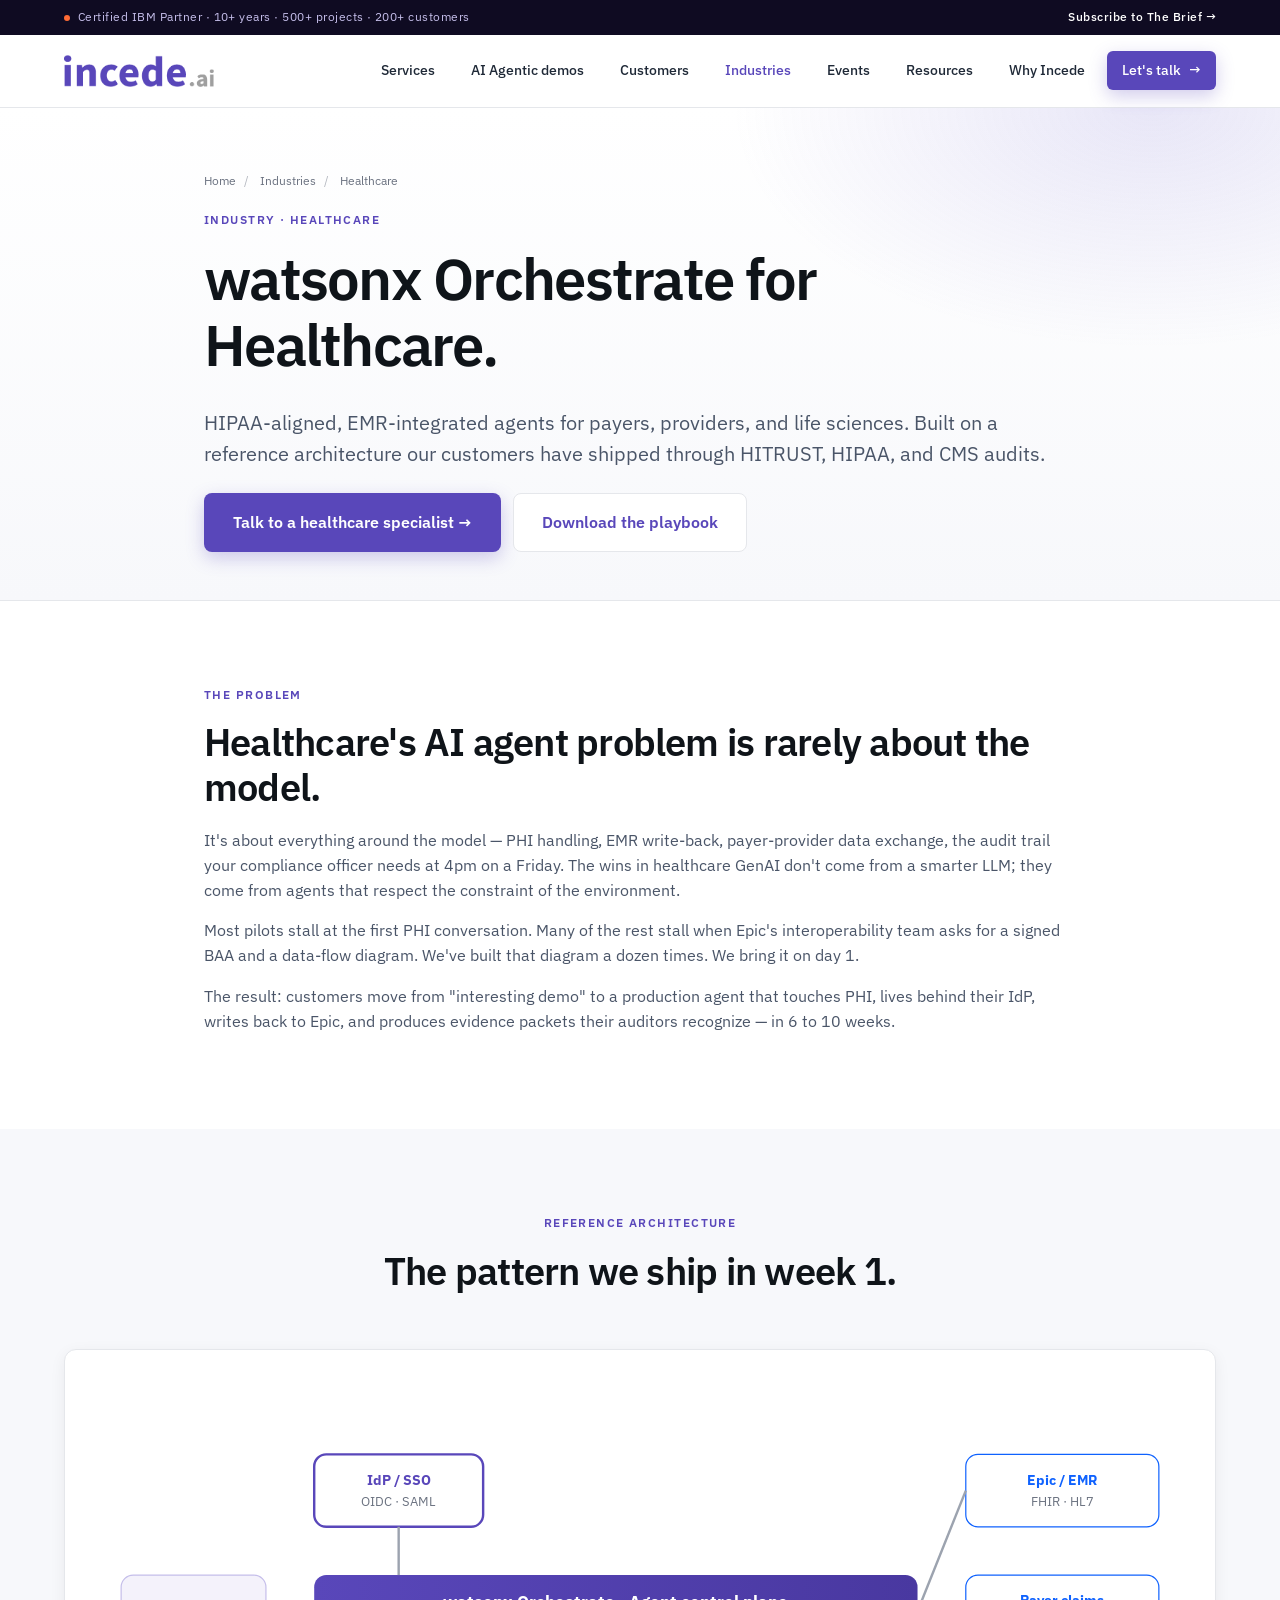
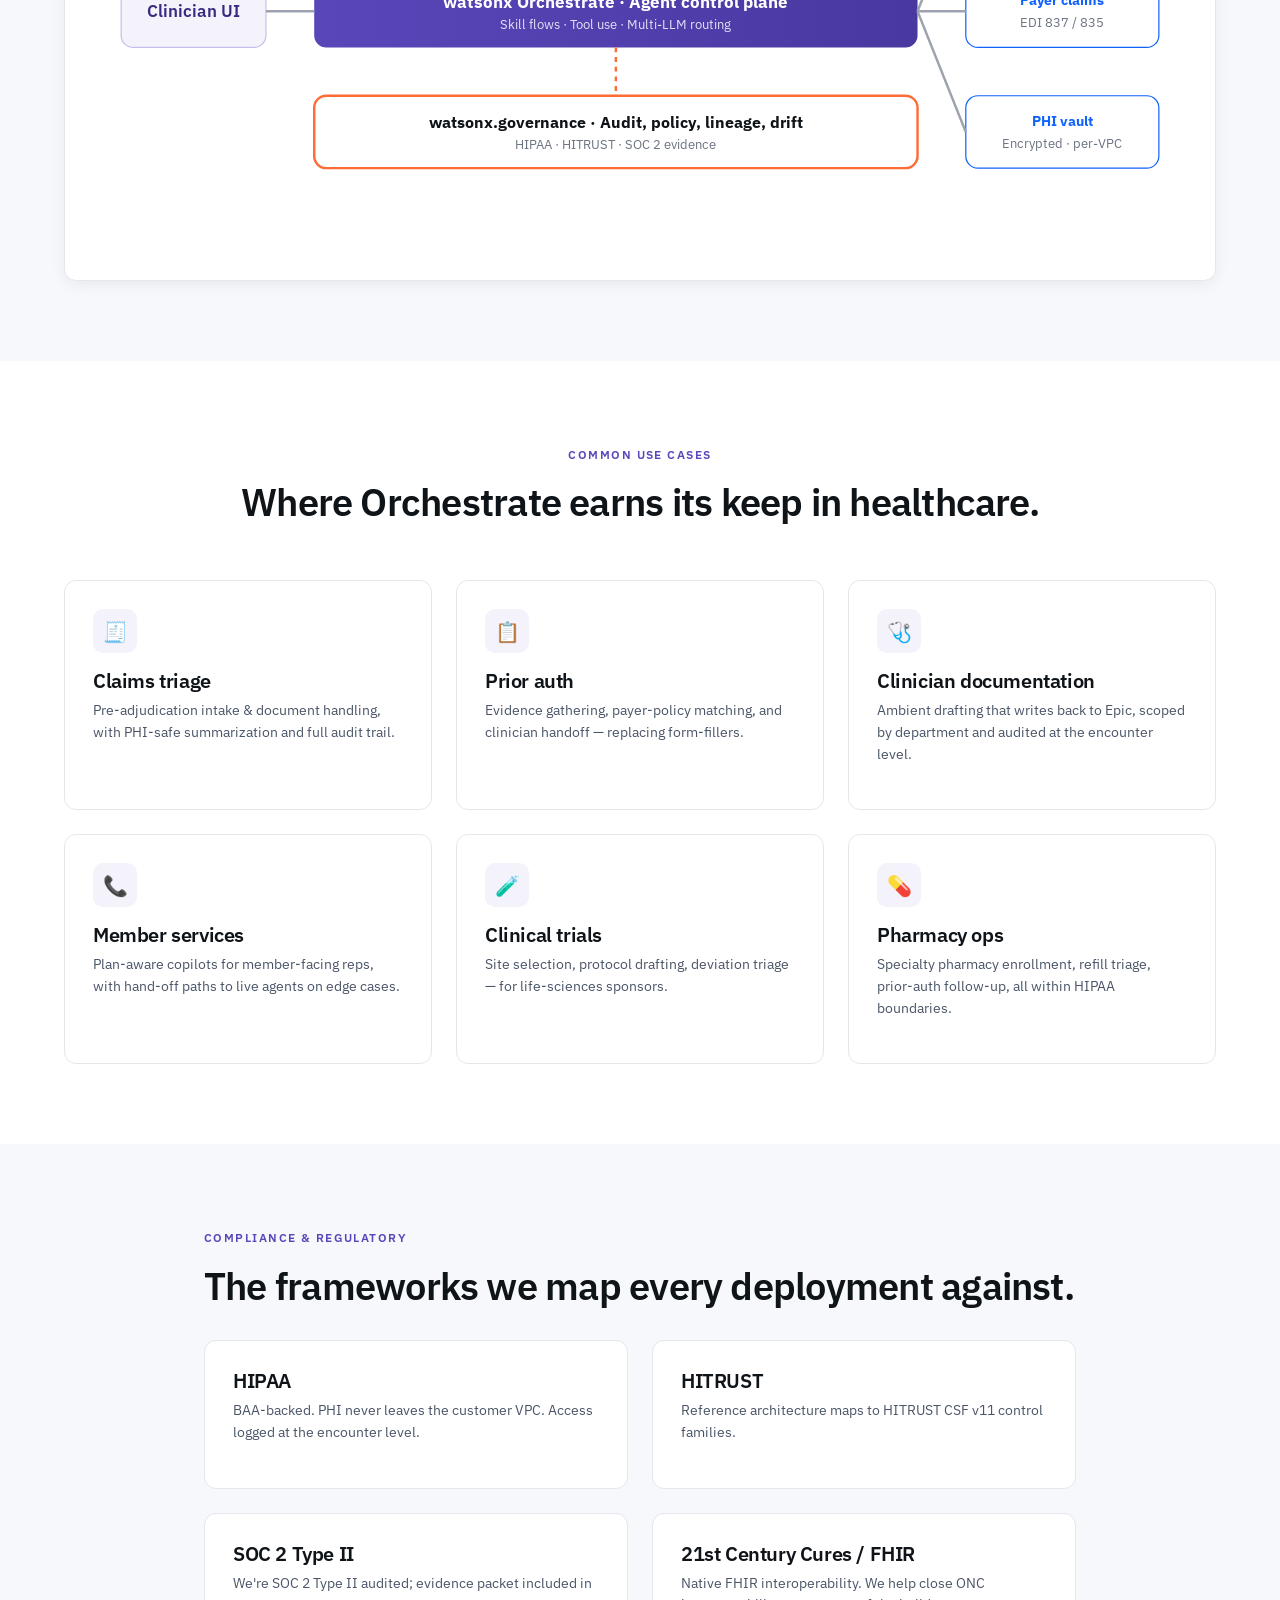
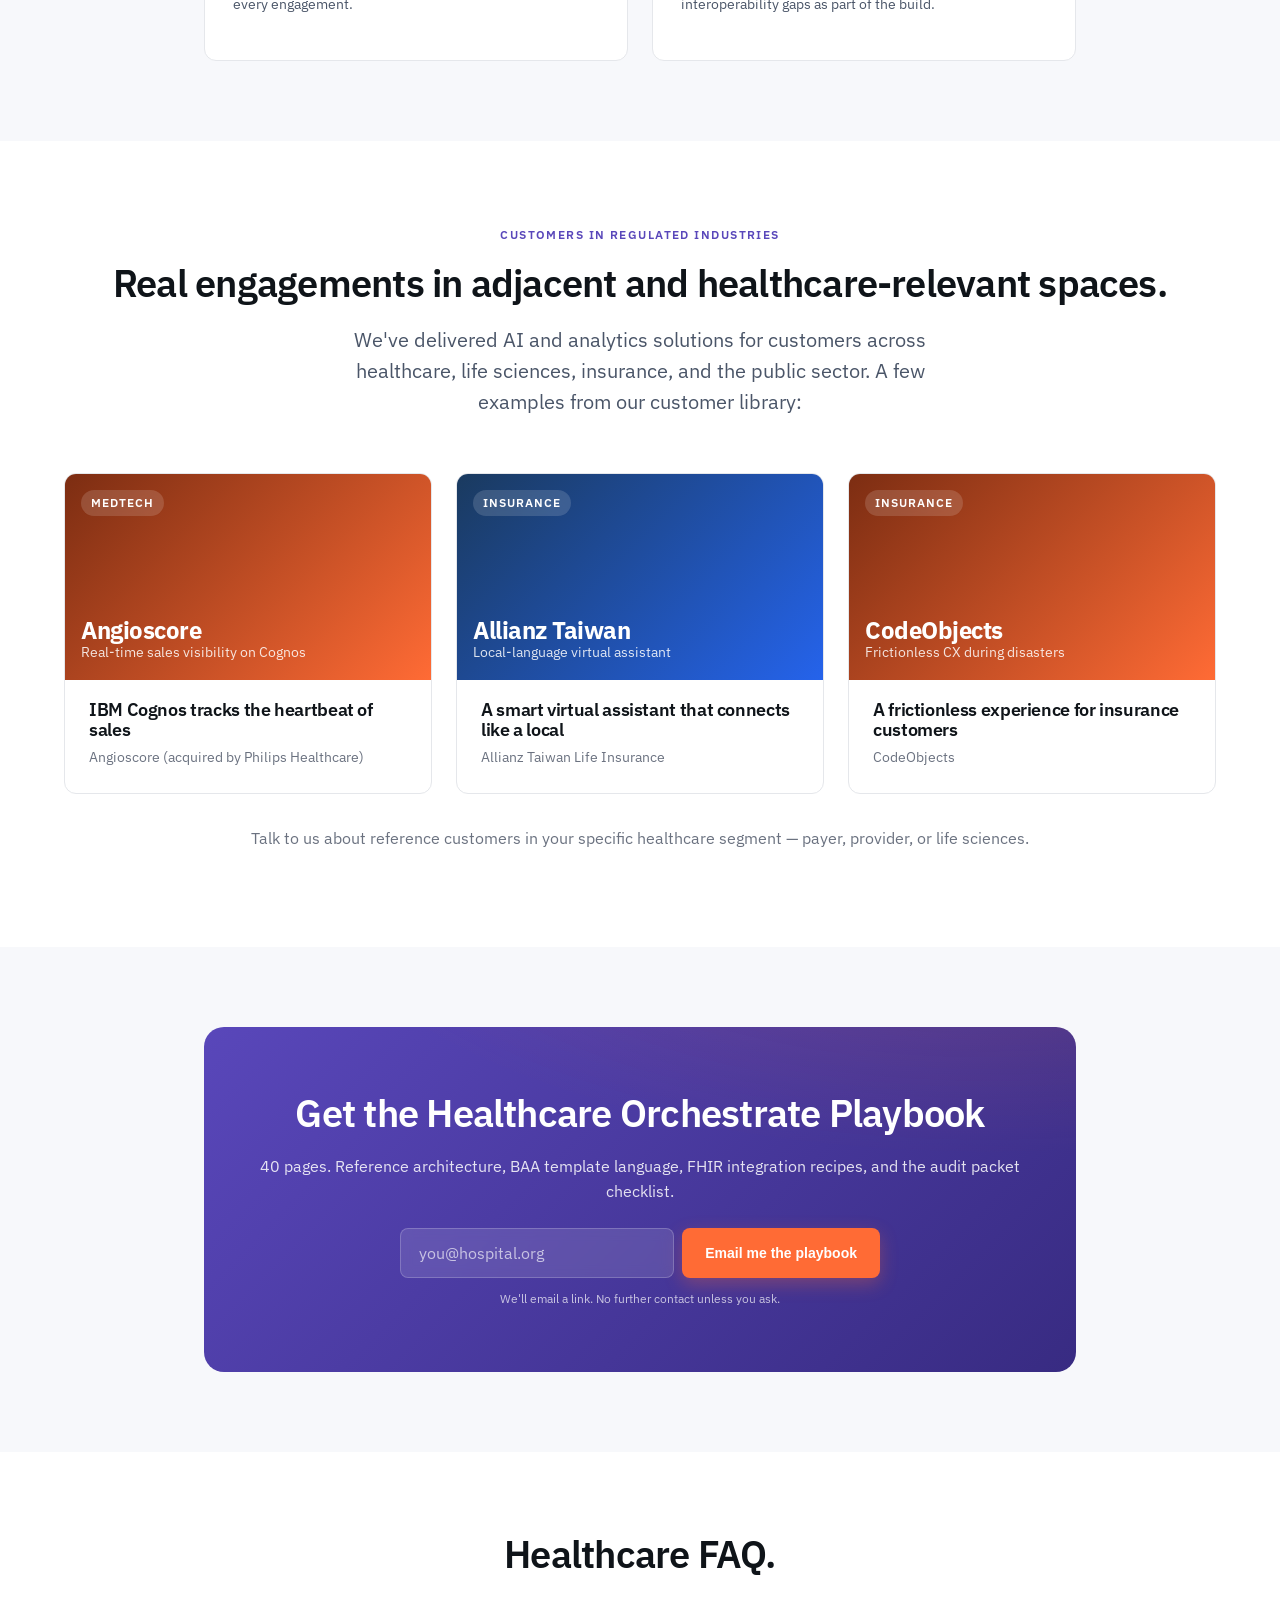
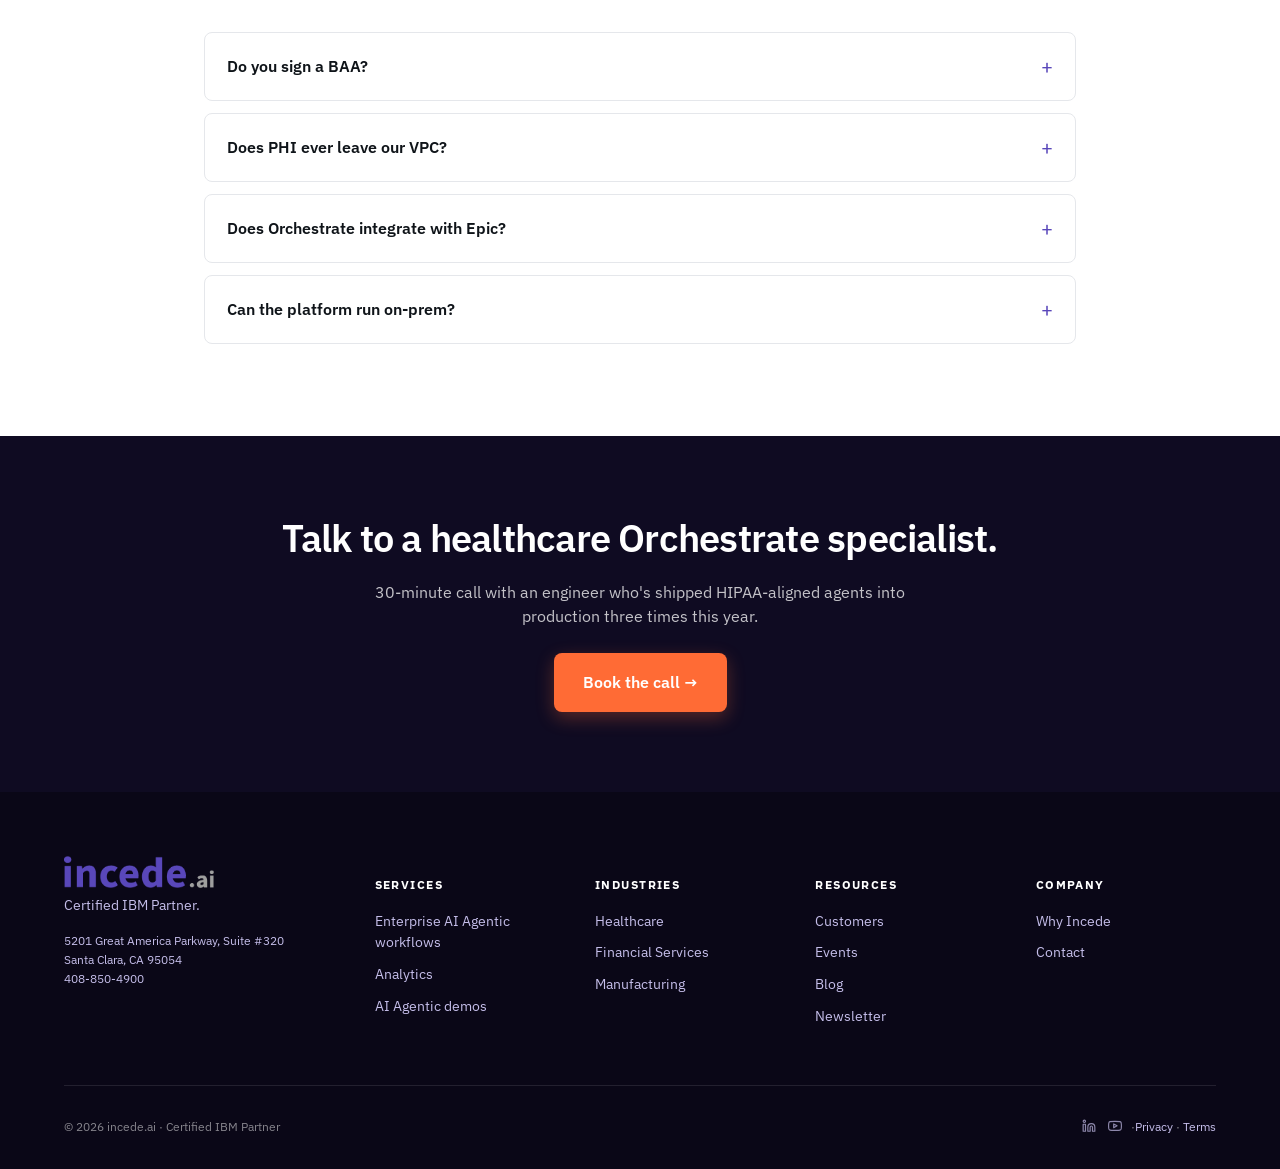
<file: healthcare.html>
<!DOCTYPE html>
<html lang="en">
<head>
<meta charset="UTF-8" />
<meta name="viewport" content="width=device-width, initial-scale=1, shrink-to-fit=no" />
<title>watsonx Orchestrate for Healthcare — HIPAA-aligned AI agents | incede.ai</title>
<meta name="description" content="HIPAA-aligned watsonx Orchestrate agents for payers, providers, and life sciences. Reference architecture, common use cases, compliance considerations." />
<meta name="theme-color" content="#5947BA" />
<link rel="preconnect" href="https://fonts.googleapis.com">
<link rel="preconnect" href="https://fonts.gstatic.com" crossorigin>
<link href="https://fonts.googleapis.com/css2?family=IBM+Plex+Sans:wght@400;500;600;700&display=swap" rel="stylesheet">
<link rel="stylesheet" href="styles.css" />
</head>
<body>
<a href="#main" class="skip-link">Skip to main content</a>

<div class="topbar">
  <div class="container">
    <span class="topbar-tag">Certified IBM Partner · 10+ years · 500+ projects · 200+ customers</span>
    <span class="topbar-meta"><a href="newsletter.html">Subscribe to The Brief →</a></span>
  </div>
</div>

<header class="nav">
  <div class="container">
    <a href="index.html" class="brand"><img src="assets/images/incede-logo.png" alt="incede.ai" style="height: 32px;"></a>
    <nav class="nav-links">
      <a href="quick-start.html">Services</a>
      <a href="demos.html">AI Agentic demos</a>
      <a href="case-studies.html">Customers</a>
      <a href="industries.html" class="active">Industries</a>
      <a href="events.html">Events</a>
      <a href="blog.html">Resources</a>
      <a href="about.html">Why Incede</a>
      <a href="contact.html" class="btn btn-primary">Let's talk <span class="arr">→</span></a>
    </nav>
  </div>
</header>

<main id="main">

<section class="page-hero">
  <div class="container container-tight">
    <div class="crumbs">
      <a href="index.html">Home</a><span class="sep">/</span>
      <a href="industries.html">Industries</a><span class="sep">/</span>
      Healthcare
    </div>
    <span class="eyebrow">Industry · Healthcare</span>
    <h1>watsonx Orchestrate for Healthcare.</h1>
    <p class="lede">HIPAA-aligned, EMR-integrated agents for payers, providers, and life sciences. Built on a reference architecture our customers have shipped through HITRUST, HIPAA, and CMS audits.</p>
    <div style="display:flex; gap:12px; margin-top:24px; flex-wrap:wrap;">
      <a class="btn btn-primary btn-lg" href="contact.html">Talk to a healthcare specialist →</a>
      <a class="btn btn-secondary btn-lg" href="#playbook">Download the playbook</a>
    </div>
  </div>
</section>

<!-- Challenges -->
<section>
  <div class="container container-tight">
    <span class="eyebrow">The problem</span>
    <h2>Healthcare's AI agent problem is rarely about the model.</h2>
    <p>It's about everything around the model — PHI handling, EMR write-back, payer-provider data exchange, the audit trail your compliance officer needs at 4pm on a Friday. The wins in healthcare GenAI don't come from a smarter LLM; they come from agents that respect the constraint of the environment.</p>
    <p>Most pilots stall at the first PHI conversation. Many of the rest stall when Epic's interoperability team asks for a signed BAA and a data-flow diagram. We've built that diagram a dozen times. We bring it on day 1.</p>
    <p>The result: customers move from "interesting demo" to a production agent that touches PHI, lives behind their IdP, writes back to Epic, and produces evidence packets their auditors recognize — in 6 to 10 weeks.</p>
  </div>
</section>

<!-- Reference architecture (placeholder visual) -->
<section style="background:var(--bg-alt);">
  <div class="container">
    <div class="section-head">
      <span class="eyebrow">Reference architecture</span>
      <h2>The pattern we ship in week 1.</h2>
    </div>
    <div style="background:#fff; border:1px solid var(--line); border-radius:var(--radius); padding:32px; box-shadow: var(--shadow);">
      <svg viewBox="0 0 900 380" role="img" aria-label="Healthcare reference architecture diagram showing identity, agent orchestration, EMR and payer systems" style="width:100%; height:auto;">
        <defs>
          <linearGradient id="g1" x1="0" x2="1"><stop offset="0" stop-color="#5947BA"/><stop offset="1" stop-color="#4938A0"/></linearGradient>
        </defs>
        <!-- User -->
        <rect x="20" y="160" width="120" height="60" rx="10" fill="#F4F2FB" stroke="#C5BEEA"/>
        <text x="80" y="195" text-anchor="middle" font-family="IBM Plex Sans" font-size="14" fill="#382B82" font-weight="600">Clinician UI</text>
        <!-- IdP -->
        <rect x="180" y="60" width="140" height="60" rx="10" fill="#fff" stroke="#5947BA" stroke-width="2"/>
        <text x="250" y="85" text-anchor="middle" font-family="IBM Plex Sans" font-size="12" fill="#5947BA" font-weight="700">IdP / SSO</text>
        <text x="250" y="103" text-anchor="middle" font-family="IBM Plex Sans" font-size="11" fill="#6B7280">OIDC · SAML</text>
        <!-- Orchestrate core -->
        <rect x="180" y="160" width="500" height="60" rx="10" fill="url(#g1)"/>
        <text x="430" y="187" text-anchor="middle" font-family="IBM Plex Sans" font-size="14" fill="#fff" font-weight="700">watsonx Orchestrate · Agent control plane</text>
        <text x="430" y="205" text-anchor="middle" font-family="IBM Plex Sans" font-size="11" fill="#E6E2F5">Skill flows · Tool use · Multi-LLM routing</text>
        <!-- Governance -->
        <rect x="180" y="260" width="500" height="60" rx="10" fill="#fff" stroke="#FF6B35" stroke-width="2"/>
        <text x="430" y="287" text-anchor="middle" font-family="IBM Plex Sans" font-size="13" fill="#0F1419" font-weight="700">watsonx.governance · Audit, policy, lineage, drift</text>
        <text x="430" y="304" text-anchor="middle" font-family="IBM Plex Sans" font-size="11" fill="#6B7280">HIPAA · HITRUST · SOC 2 evidence</text>
        <!-- Right side systems -->
        <rect x="720" y="60" width="160" height="60" rx="10" fill="#fff" stroke="#0F62FE"/>
        <text x="800" y="85" text-anchor="middle" font-family="IBM Plex Sans" font-size="12" fill="#0F62FE" font-weight="700">Epic / EMR</text>
        <text x="800" y="103" text-anchor="middle" font-family="IBM Plex Sans" font-size="11" fill="#6B7280">FHIR · HL7</text>

        <rect x="720" y="160" width="160" height="60" rx="10" fill="#fff" stroke="#0F62FE"/>
        <text x="800" y="185" text-anchor="middle" font-family="IBM Plex Sans" font-size="12" fill="#0F62FE" font-weight="700">Payer claims</text>
        <text x="800" y="203" text-anchor="middle" font-family="IBM Plex Sans" font-size="11" fill="#6B7280">EDI 837 / 835</text>

        <rect x="720" y="260" width="160" height="60" rx="10" fill="#fff" stroke="#0F62FE"/>
        <text x="800" y="285" text-anchor="middle" font-family="IBM Plex Sans" font-size="12" fill="#0F62FE" font-weight="700">PHI vault</text>
        <text x="800" y="303" text-anchor="middle" font-family="IBM Plex Sans" font-size="11" fill="#6B7280">Encrypted · per-VPC</text>

        <!-- Lines -->
        <line x1="140" y1="190" x2="180" y2="190" stroke="#9CA3AF" stroke-width="2"/>
        <line x1="250" y1="120" x2="250" y2="160" stroke="#9CA3AF" stroke-width="2"/>
        <line x1="680" y1="190" x2="720" y2="190" stroke="#9CA3AF" stroke-width="2"/>
        <line x1="680" y1="190" x2="720" y2="90" stroke="#9CA3AF" stroke-width="2"/>
        <line x1="680" y1="190" x2="720" y2="290" stroke="#9CA3AF" stroke-width="2"/>
        <line x1="430" y1="220" x2="430" y2="260" stroke="#FF6B35" stroke-width="2" stroke-dasharray="4 4"/>
      </svg>
    </div>
  </div>
</section>

<!-- Use cases -->
<section>
  <div class="container">
    <div class="section-head"><span class="eyebrow">Common use cases</span><h2>Where Orchestrate earns its keep in healthcare.</h2></div>
    <div class="grid-3">
      <div class="card"><div class="ic">🧾</div><h3>Claims triage</h3><p>Pre-adjudication intake & document handling, with PHI-safe summarization and full audit trail.</p></div>
      <div class="card"><div class="ic">📋</div><h3>Prior auth</h3><p>Evidence gathering, payer-policy matching, and clinician handoff — replacing form-fillers.</p></div>
      <div class="card"><div class="ic">🩺</div><h3>Clinician documentation</h3><p>Ambient drafting that writes back to Epic, scoped by department and audited at the encounter level.</p></div>
      <div class="card"><div class="ic">📞</div><h3>Member services</h3><p>Plan-aware copilots for member-facing reps, with hand-off paths to live agents on edge cases.</p></div>
      <div class="card"><div class="ic">🧪</div><h3>Clinical trials</h3><p>Site selection, protocol drafting, deviation triage — for life-sciences sponsors.</p></div>
      <div class="card"><div class="ic">💊</div><h3>Pharmacy ops</h3><p>Specialty pharmacy enrollment, refill triage, prior-auth follow-up, all within HIPAA boundaries.</p></div>
    </div>
  </div>
</section>

<!-- Compliance -->
<section style="background:var(--bg-alt);">
  <div class="container container-tight">
    <span class="eyebrow">Compliance & regulatory</span>
    <h2>The frameworks we map every deployment against.</h2>
    <div class="grid-2" style="margin-top: 32px;">
      <div class="card">
        <h3>HIPAA</h3>
        <p>BAA-backed. PHI never leaves the customer VPC. Access logged at the encounter level.</p>
      </div>
      <div class="card">
        <h3>HITRUST</h3>
        <p>Reference architecture maps to HITRUST CSF v11 control families.</p>
      </div>
      <div class="card">
        <h3>SOC 2 Type II</h3>
        <p>We're SOC 2 Type II audited; evidence packet included in every engagement.</p>
      </div>
      <div class="card">
        <h3>21st Century Cures / FHIR</h3>
        <p>Native FHIR interoperability. We help close ONC interoperability gaps as part of the build.</p>
      </div>
    </div>
  </div>
</section>

<!-- Reference customers in healthcare-adjacent space -->
<section>
  <div class="container">
    <div class="section-head"><span class="eyebrow">Customers in regulated industries</span><h2>Real engagements in adjacent and healthcare-relevant spaces.</h2><p class="lede">We've delivered AI and analytics solutions for customers across healthcare, life sciences, insurance, and the public sector. A few examples from our customer library:</p></div>
    <div class="grid-3">
      <a href="case-studies.html" class="case-card">
        <div class="case-thumb" style="background:linear-gradient(135deg,#7c2d12,#FF6B35);"><span class="industry-label">MedTech</span><div class="stat-row"><div class="big-stat" style="font-size:var(--fs-2xl);">Angioscore</div><div class="sm-stat">Real-time sales visibility on Cognos</div></div></div>
        <div class="case-body"><h3>IBM Cognos tracks the heartbeat of sales</h3><p>Angioscore (acquired by Philips Healthcare)</p></div>
      </a>
      <a href="case-studies.html" class="case-card">
        <div class="case-thumb" style="background:linear-gradient(135deg,#1a3a5f,#2563eb);"><span class="industry-label">Insurance</span><div class="stat-row"><div class="big-stat" style="font-size:var(--fs-2xl);">Allianz Taiwan</div><div class="sm-stat">Local-language virtual assistant</div></div></div>
        <div class="case-body"><h3>A smart virtual assistant that connects like a local</h3><p>Allianz Taiwan Life Insurance</p></div>
      </a>
      <a href="case-studies.html" class="case-card">
        <div class="case-thumb" style="background:linear-gradient(135deg,#7c2d12,#FF6B35);"><span class="industry-label">Insurance</span><div class="stat-row"><div class="big-stat" style="font-size:var(--fs-2xl);">CodeObjects</div><div class="sm-stat">Frictionless CX during disasters</div></div></div>
        <div class="case-body"><h3>A frictionless experience for insurance customers</h3><p>CodeObjects</p></div>
      </a>
    </div>
    <p class="muted center" style="margin-top: 32px;">Talk to us about reference customers in your specific healthcare segment — payer, provider, or life sciences.</p>
  </div>
</section>

<!-- Playbook download -->
<section id="playbook" style="background:var(--bg-alt);">
  <div class="container container-tight">
    <div class="newsletter-band">
      <h2>Get the Healthcare Orchestrate Playbook</h2>
      <p>40 pages. Reference architecture, BAA template language, FHIR integration recipes, and the audit packet checklist.</p>
      <form class="newsletter-form" onsubmit="event.preventDefault(); this.querySelector('button').innerText='Sent ✓';">
        <input type="email" required placeholder="you@hospital.org" aria-label="Email address" />
        <button class="btn btn-accent" type="submit">Email me the playbook</button>
      </form>
      <small>We'll email a link. No further contact unless you ask.</small>
    </div>
  </div>
</section>

<!-- FAQ -->
<section>
  <div class="container container-tight">
    <div class="section-head"><h2>Healthcare FAQ.</h2></div>
    <div class="faq">
      <details><summary>Do you sign a BAA?</summary><p>Yes. We typically sign within 5 business days; pre-baked template available on request.</p></details>
      <details><summary>Does PHI ever leave our VPC?</summary><p>No. PHI processing happens within your watsonx tenant, in the region of your choice; redacted inputs are used for fallback model calls when applicable.</p></details>
      <details><summary>Does Orchestrate integrate with Epic?</summary><p>Yes, natively via FHIR plus Epic's interconnect APIs. We've built that integration in 3 prior engagements.</p></details>
      <details><summary>Can the platform run on-prem?</summary><p>Yes — watsonx supports on-prem and sovereign-cloud deployment, including OpenShift.</p></details>
    </div>
  </div>
</section>

</main>

<section class="footer-cta">
  <div class="container">
    <h2>Talk to a healthcare Orchestrate specialist.</h2>
    <p>30-minute call with an engineer who's shipped HIPAA-aligned agents into production three times this year.</p>
    <a class="btn btn-accent btn-lg" href="contact.html">Book the call →</a>
  </div>
</section>

<footer class="footer">
  <div class="container">
    <div class="footer-grid">
      <div><img src="assets/images/incede-logo.png" alt="incede.ai" style="height: 32px;"><p style="color:#C5BEEA;max-width:280px;">Certified IBM Partner.</p><p style="color:#C5BEEA;font-size:var(--fs-xs);margin-top:16px;">5201 Great America Parkway, Suite #320<br>Santa Clara, CA 95054<br>408-850-4900</p></div>
      <div><h5>Services</h5><ul><li><a href="quick-start.html">Enterprise AI Agentic workflows</a></li><li><a href="quick-start.html#analytics">Analytics</a></li><li><a href="demos.html">AI Agentic demos</a></li></ul></div>
      <div><h5>Industries</h5><ul><li><a href="healthcare.html">Healthcare</a></li><li><a href="industries.html">Financial Services</a></li><li><a href="industries.html">Manufacturing</a></li></ul></div>
      <div><h5>Resources</h5><ul><li><a href="case-studies.html">Customers</a></li><li><a href="events.html">Events</a></li><li><a href="blog.html">Blog</a></li><li><a href="newsletter.html">Newsletter</a></li></ul></div>
      <div><h5>Company</h5><ul><li><a href="about.html">Why Incede</a></li><li><a href="contact.html">Contact</a></li></ul></div>
    </div>
    <div class="footer-bottom"><span>© 2026 incede.ai · Certified IBM Partner</span><span><a href="https://www.linkedin.com/company/incede-ai/" target="_blank" rel="noopener" aria-label="LinkedIn"><span class="social-icon"><svg viewBox="0 0 24 24"><path d="M16 8a6 6 0 0 1 6 6v7h-4v-7a2 2 0 0 0-4 0v7h-4v-7a6 6 0 0 1 6-6z"/><rect x="2" y="9" width="4" height="12"/><circle cx="4" cy="4" r="2"/></svg></span></a><a href="https://www.youtube.com/@incedeai" target="_blank" rel="noopener" aria-label="YouTube"><span class="social-icon"><svg viewBox="0 0 24 24"><path d="M22.54 6.42a2.78 2.78 0 0 0-1.94-2C18.88 4 12 4 12 4s-6.88 0-8.6.46a2.78 2.78 0 0 0-1.94 2A29 29 0 0 0 1 11.75a29 29 0 0 0 .46 5.33A2.78 2.78 0 0 0 3.4 19c1.72.46 8.6.46 8.6.46s6.88 0 8.6-.46a2.78 2.78 0 0 0 1.94-2 29 29 0 0 0 .46-5.25 29 29 0 0 0-.46-5.33z"/><polygon points="9.75 15.02 15.5 11.75 9.75 8.48 9.75 15.02"/></svg></span></a> ·<a href="contact.html">Privacy</a> · <a href="contact.html">Terms</a></span></div>
  </div>
</footer>

</body>
</html>
</file>
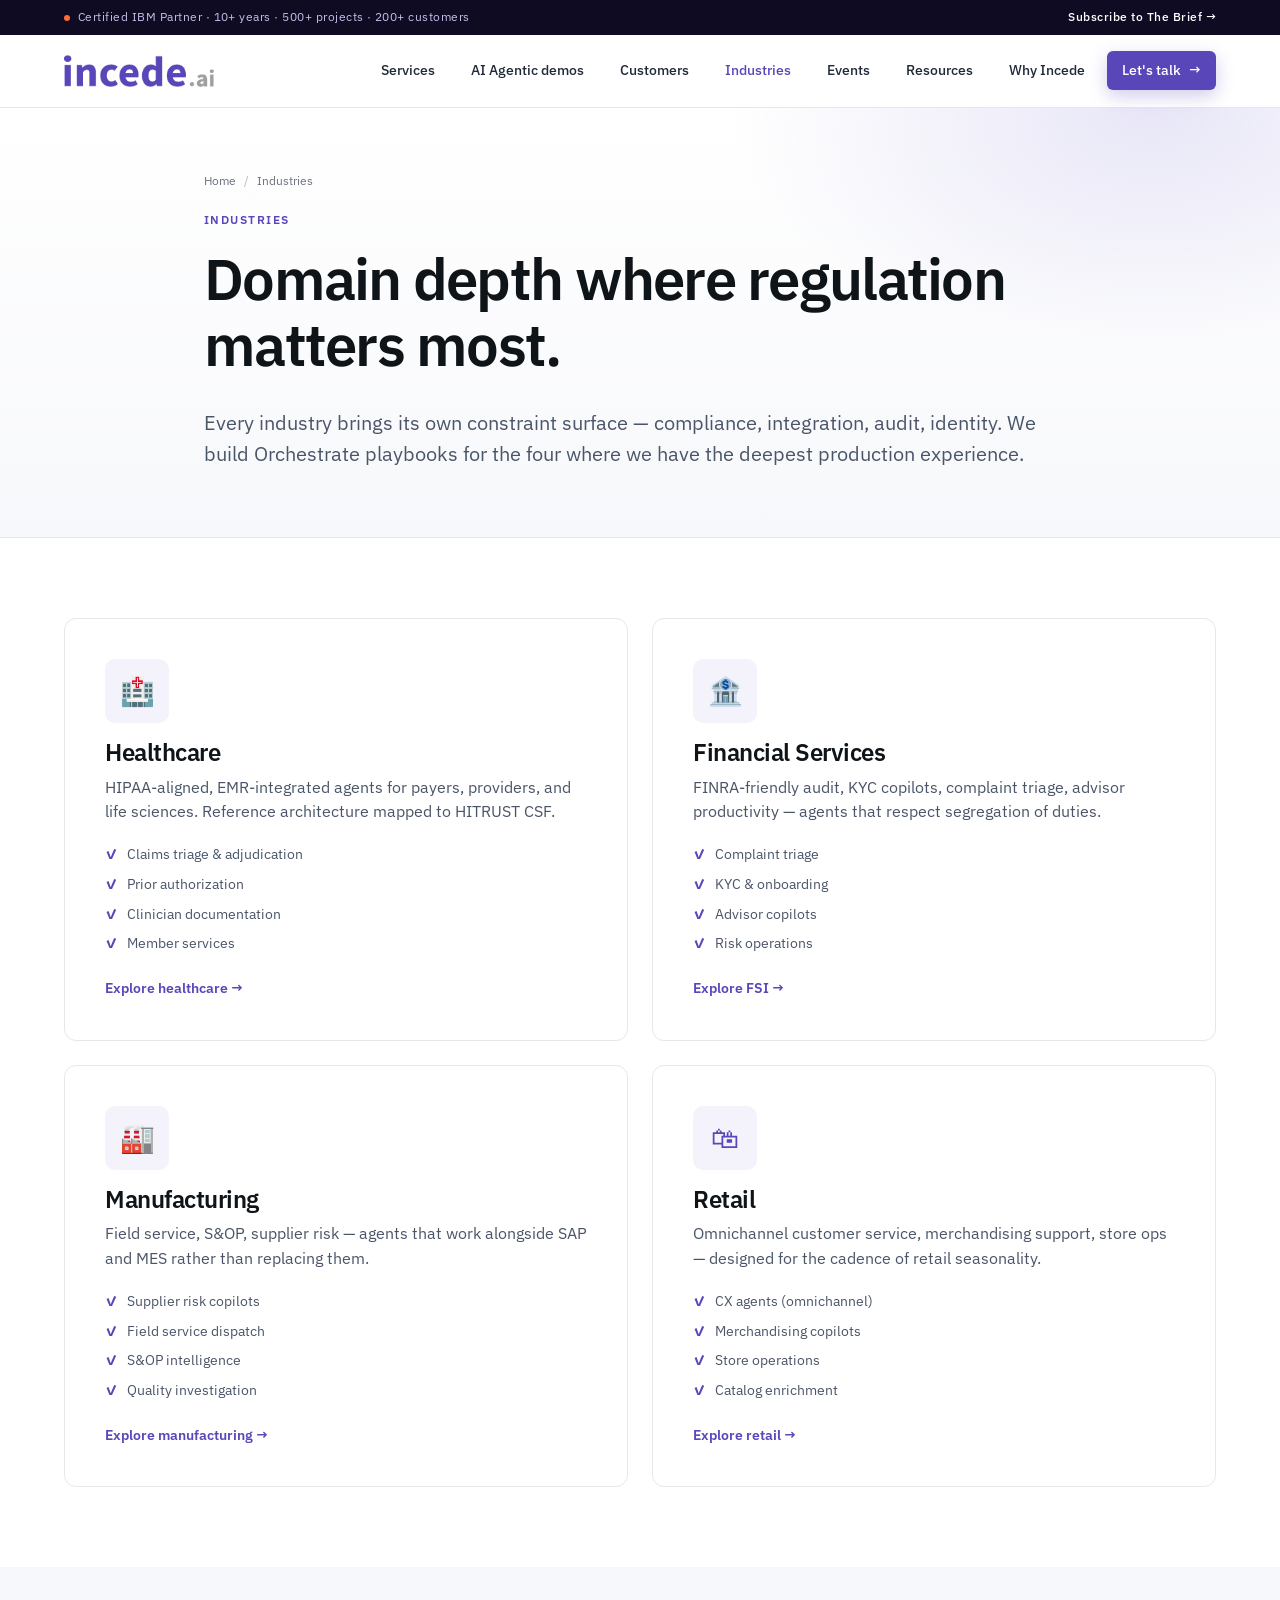
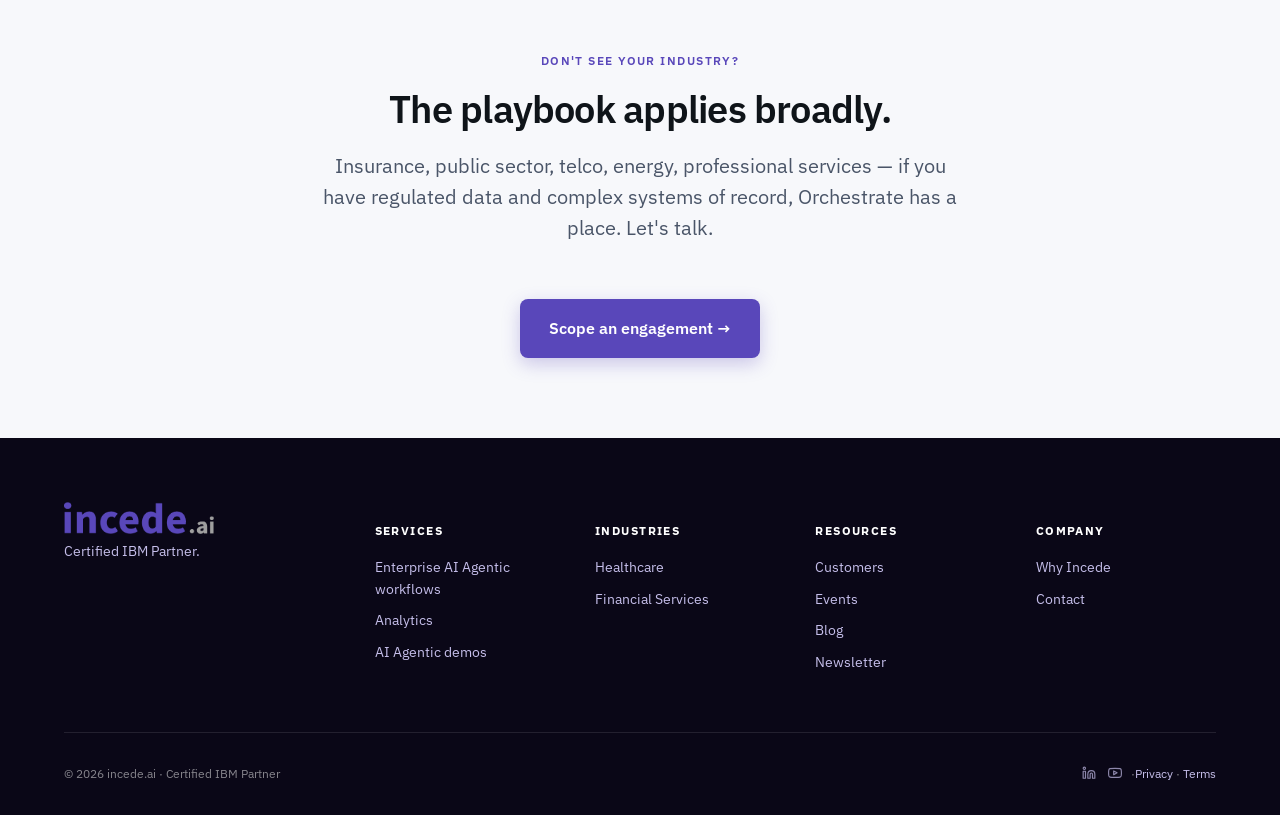
<file: industries.html>
<!DOCTYPE html>
<html lang="en">
<head>
<meta charset="UTF-8" />
<meta name="viewport" content="width=device-width, initial-scale=1, shrink-to-fit=no" />
<title>Industries — watsonx Orchestrate for Healthcare, FSI, Manufacturing, Retail | incede.ai</title>
<meta name="description" content="Domain-deep watsonx Orchestrate engagements for regulated and complex industries — Healthcare, Financial Services, Manufacturing, Retail." />
<meta name="theme-color" content="#5947BA" />
<link rel="preconnect" href="https://fonts.googleapis.com">
<link rel="preconnect" href="https://fonts.gstatic.com" crossorigin>
<link href="https://fonts.googleapis.com/css2?family=IBM+Plex+Sans:wght@400;500;600;700&display=swap" rel="stylesheet">
<link rel="stylesheet" href="styles.css" />
</head>
<body>
<a href="#main" class="skip-link">Skip to main content</a>

<div class="topbar"><div class="container"><span class="topbar-tag">Certified IBM Partner · 10+ years · 500+ projects · 200+ customers</span><span class="topbar-meta"><a href="newsletter.html">Subscribe to The Brief →</a></span></div></div>

<header class="nav">
  <div class="container">
    <a href="index.html" class="brand"><img src="assets/images/incede-logo.png" alt="incede.ai" style="height: 32px;"></a>
    <nav class="nav-links">
      <a href="quick-start.html">Services</a>
      <a href="demos.html">AI Agentic demos</a>
      <a href="case-studies.html">Customers</a>
      <a href="industries.html" class="active">Industries</a>
      <a href="events.html">Events</a>
      <a href="blog.html">Resources</a>
      <a href="about.html">Why Incede</a>
      <a href="contact.html" class="btn btn-primary">Let's talk <span class="arr">→</span></a>
    </nav>
  </div>
</header>

<main id="main">

<section class="page-hero">
  <div class="container container-tight">
    <div class="crumbs"><a href="index.html">Home</a><span class="sep">/</span>Industries</div>
    <span class="eyebrow">Industries</span>
    <h1>Domain depth where regulation matters most.</h1>
    <p class="lede">Every industry brings its own constraint surface — compliance, integration, audit, identity. We build Orchestrate playbooks for the four where we have the deepest production experience.</p>
  </div>
</section>

<section>
  <div class="container">
    <div class="grid-2">
      <a href="healthcare.html" class="card industry" style="padding: 40px;">
        <div class="ic" style="width:64px;height:64px;font-size:28px;">🏥</div>
        <h3 style="font-size:var(--fs-2xl);">Healthcare</h3>
        <p style="font-size:var(--fs-base);">HIPAA-aligned, EMR-integrated agents for payers, providers, and life sciences. Reference architecture mapped to HITRUST CSF.</p>
        <ul style="list-style:none;padding:0;margin:16px 0;">
          <li style="padding:4px 0 4px 22px;position:relative;font-size:var(--fs-sm);color:var(--ink-3);"><span style="position:absolute;left:0;color:var(--brand);font-weight:700;">✓</span> Claims triage & adjudication</li>
          <li style="padding:4px 0 4px 22px;position:relative;font-size:var(--fs-sm);color:var(--ink-3);"><span style="position:absolute;left:0;color:var(--brand);font-weight:700;">✓</span> Prior authorization</li>
          <li style="padding:4px 0 4px 22px;position:relative;font-size:var(--fs-sm);color:var(--ink-3);"><span style="position:absolute;left:0;color:var(--brand);font-weight:700;">✓</span> Clinician documentation</li>
          <li style="padding:4px 0 4px 22px;position:relative;font-size:var(--fs-sm);color:var(--ink-3);"><span style="position:absolute;left:0;color:var(--brand);font-weight:700;">✓</span> Member services</li>
        </ul>
        <span class="more">Explore healthcare →</span>
      </a>
      <a href="healthcare.html" class="card industry" style="padding: 40px;">
        <div class="ic" style="width:64px;height:64px;font-size:28px;">🏦</div>
        <h3 style="font-size:var(--fs-2xl);">Financial Services</h3>
        <p style="font-size:var(--fs-base);">FINRA-friendly audit, KYC copilots, complaint triage, advisor productivity — agents that respect segregation of duties.</p>
        <ul style="list-style:none;padding:0;margin:16px 0;">
          <li style="padding:4px 0 4px 22px;position:relative;font-size:var(--fs-sm);color:var(--ink-3);"><span style="position:absolute;left:0;color:var(--brand);font-weight:700;">✓</span> Complaint triage</li>
          <li style="padding:4px 0 4px 22px;position:relative;font-size:var(--fs-sm);color:var(--ink-3);"><span style="position:absolute;left:0;color:var(--brand);font-weight:700;">✓</span> KYC & onboarding</li>
          <li style="padding:4px 0 4px 22px;position:relative;font-size:var(--fs-sm);color:var(--ink-3);"><span style="position:absolute;left:0;color:var(--brand);font-weight:700;">✓</span> Advisor copilots</li>
          <li style="padding:4px 0 4px 22px;position:relative;font-size:var(--fs-sm);color:var(--ink-3);"><span style="position:absolute;left:0;color:var(--brand);font-weight:700;">✓</span> Risk operations</li>
        </ul>
        <span class="more">Explore FSI →</span>
      </a>
      <a href="healthcare.html" class="card industry" style="padding: 40px;">
        <div class="ic" style="width:64px;height:64px;font-size:28px;">🏭</div>
        <h3 style="font-size:var(--fs-2xl);">Manufacturing</h3>
        <p style="font-size:var(--fs-base);">Field service, S&OP, supplier risk — agents that work alongside SAP and MES rather than replacing them.</p>
        <ul style="list-style:none;padding:0;margin:16px 0;">
          <li style="padding:4px 0 4px 22px;position:relative;font-size:var(--fs-sm);color:var(--ink-3);"><span style="position:absolute;left:0;color:var(--brand);font-weight:700;">✓</span> Supplier risk copilots</li>
          <li style="padding:4px 0 4px 22px;position:relative;font-size:var(--fs-sm);color:var(--ink-3);"><span style="position:absolute;left:0;color:var(--brand);font-weight:700;">✓</span> Field service dispatch</li>
          <li style="padding:4px 0 4px 22px;position:relative;font-size:var(--fs-sm);color:var(--ink-3);"><span style="position:absolute;left:0;color:var(--brand);font-weight:700;">✓</span> S&OP intelligence</li>
          <li style="padding:4px 0 4px 22px;position:relative;font-size:var(--fs-sm);color:var(--ink-3);"><span style="position:absolute;left:0;color:var(--brand);font-weight:700;">✓</span> Quality investigation</li>
        </ul>
        <span class="more">Explore manufacturing →</span>
      </a>
      <a href="healthcare.html" class="card industry" style="padding: 40px;">
        <div class="ic" style="width:64px;height:64px;font-size:28px;">🛍</div>
        <h3 style="font-size:var(--fs-2xl);">Retail</h3>
        <p style="font-size:var(--fs-base);">Omnichannel customer service, merchandising support, store ops — designed for the cadence of retail seasonality.</p>
        <ul style="list-style:none;padding:0;margin:16px 0;">
          <li style="padding:4px 0 4px 22px;position:relative;font-size:var(--fs-sm);color:var(--ink-3);"><span style="position:absolute;left:0;color:var(--brand);font-weight:700;">✓</span> CX agents (omnichannel)</li>
          <li style="padding:4px 0 4px 22px;position:relative;font-size:var(--fs-sm);color:var(--ink-3);"><span style="position:absolute;left:0;color:var(--brand);font-weight:700;">✓</span> Merchandising copilots</li>
          <li style="padding:4px 0 4px 22px;position:relative;font-size:var(--fs-sm);color:var(--ink-3);"><span style="position:absolute;left:0;color:var(--brand);font-weight:700;">✓</span> Store operations</li>
          <li style="padding:4px 0 4px 22px;position:relative;font-size:var(--fs-sm);color:var(--ink-3);"><span style="position:absolute;left:0;color:var(--brand);font-weight:700;">✓</span> Catalog enrichment</li>
        </ul>
        <span class="more">Explore retail →</span>
      </a>
    </div>
  </div>
</section>

<section style="background:var(--bg-alt);">
  <div class="container">
    <div class="section-head"><span class="eyebrow">Don't see your industry?</span><h2>The playbook applies broadly.</h2><p class="lede">Insurance, public sector, telco, energy, professional services — if you have regulated data and complex systems of record, Orchestrate has a place. Let's talk.</p></div>
    <div class="center"><a class="btn btn-primary btn-lg" href="contact.html">Scope an engagement →</a></div>
  </div>
</section>

</main>

<footer class="footer">
  <div class="container">
    <div class="footer-grid">
      <div><img src="assets/images/incede-logo.png" alt="incede.ai" style="height: 32px;"><p style="color:#C5BEEA;max-width:280px;">Certified IBM Partner.</p></div>
      <div><h5>Services</h5><ul><li><a href="quick-start.html">Enterprise AI Agentic workflows</a></li><li><a href="quick-start.html#analytics">Analytics</a></li><li><a href="demos.html">AI Agentic demos</a></li></ul></div>
      <div><h5>Industries</h5><ul><li><a href="healthcare.html">Healthcare</a></li><li><a href="industries.html">Financial Services</a></li></ul></div>
      <div><h5>Resources</h5><ul><li><a href="case-studies.html">Customers</a></li><li><a href="events.html">Events</a></li><li><a href="blog.html">Blog</a></li><li><a href="newsletter.html">Newsletter</a></li></ul></div>
      <div><h5>Company</h5><ul><li><a href="about.html">Why Incede</a></li><li><a href="contact.html">Contact</a></li></ul></div>
    </div>
    <div class="footer-bottom"><span>© 2026 incede.ai · Certified IBM Partner</span><span><a href="https://www.linkedin.com/company/incede-ai/" target="_blank" rel="noopener" aria-label="LinkedIn"><span class="social-icon"><svg viewBox="0 0 24 24"><path d="M16 8a6 6 0 0 1 6 6v7h-4v-7a2 2 0 0 0-4 0v7h-4v-7a6 6 0 0 1 6-6z"/><rect x="2" y="9" width="4" height="12"/><circle cx="4" cy="4" r="2"/></svg></span></a><a href="https://www.youtube.com/@incedeai" target="_blank" rel="noopener" aria-label="YouTube"><span class="social-icon"><svg viewBox="0 0 24 24"><path d="M22.54 6.42a2.78 2.78 0 0 0-1.94-2C18.88 4 12 4 12 4s-6.88 0-8.6.46a2.78 2.78 0 0 0-1.94 2A29 29 0 0 0 1 11.75a29 29 0 0 0 .46 5.33A2.78 2.78 0 0 0 3.4 19c1.72.46 8.6.46 8.6.46s6.88 0 8.6-.46a2.78 2.78 0 0 0 1.94-2 29 29 0 0 0 .46-5.25 29 29 0 0 0-.46-5.33z"/><polygon points="9.75 15.02 15.5 11.75 9.75 8.48 9.75 15.02"/></svg></span></a> ·<a href="contact.html">Privacy</a> · <a href="contact.html">Terms</a></span></div>
  </div>
</footer>

</body>
</html>
</file>
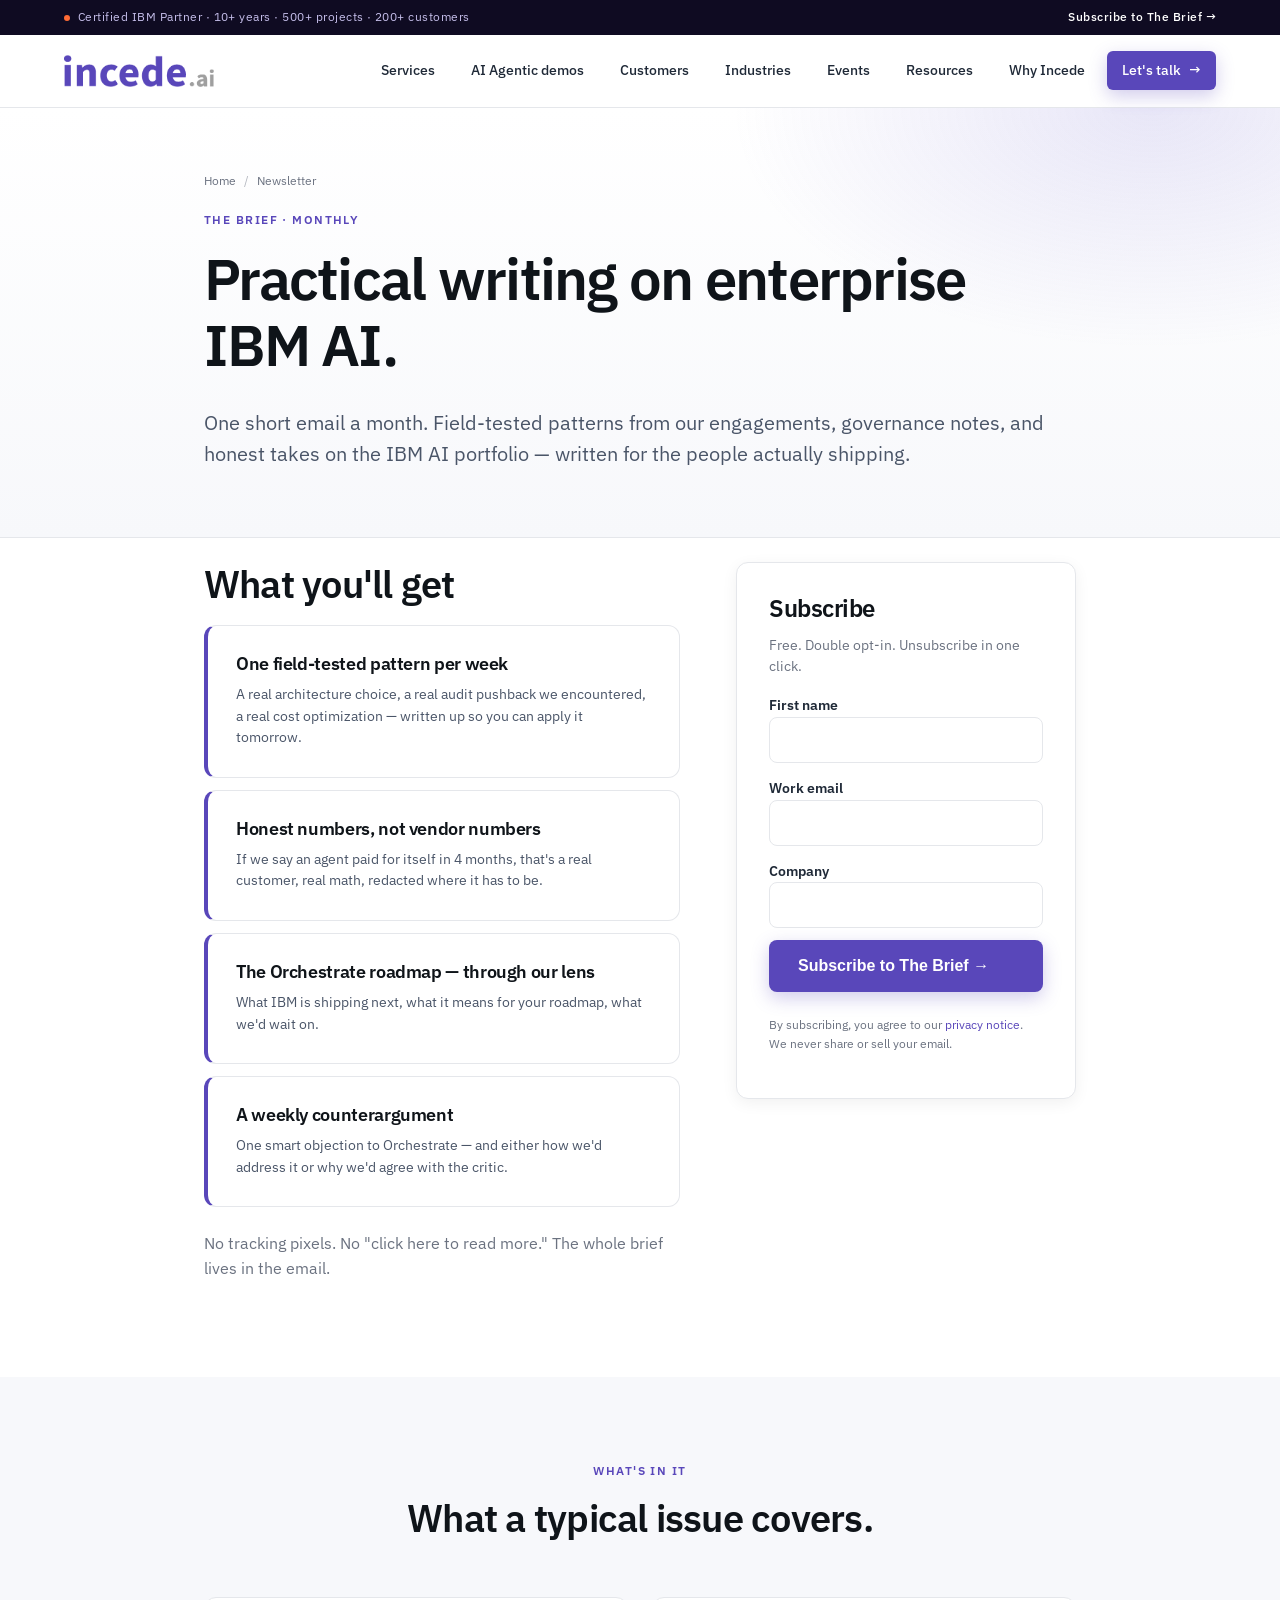
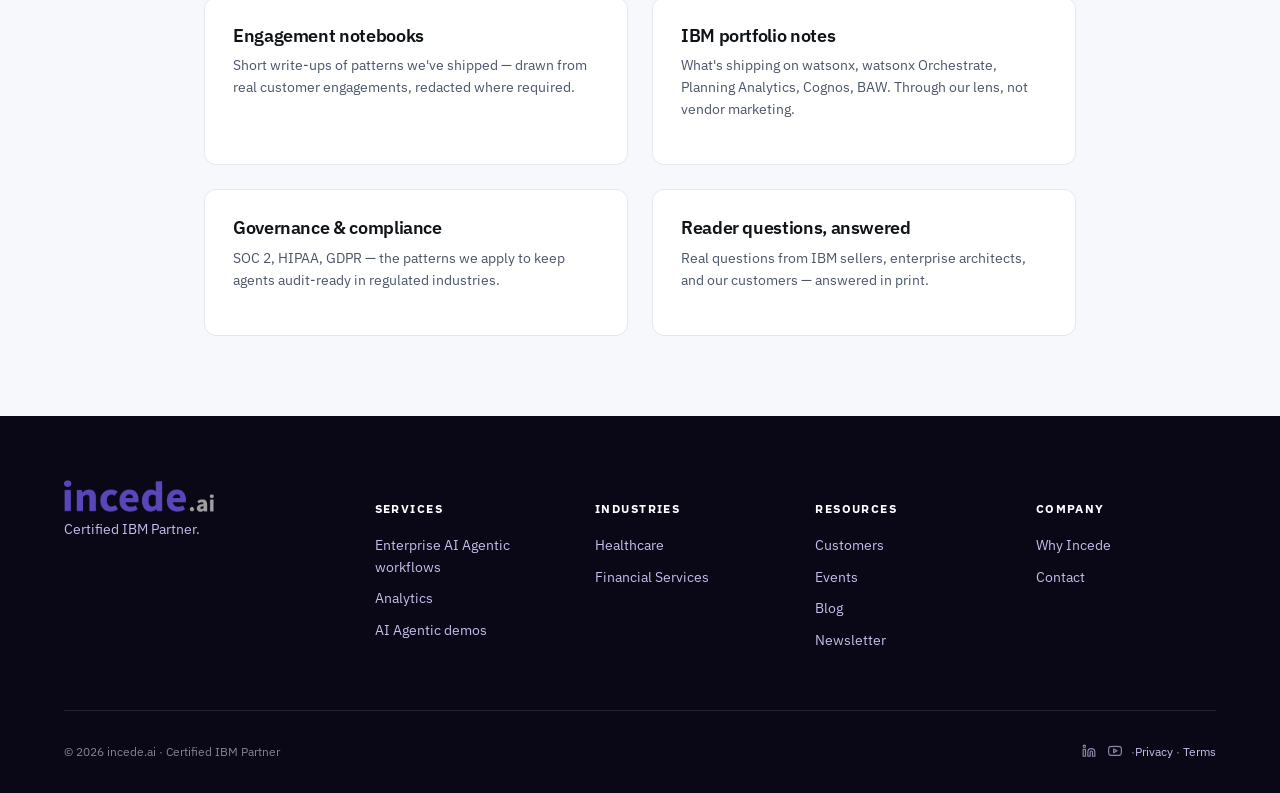
<file: newsletter.html>
<!DOCTYPE html>
<html lang="en">
<head>
<meta charset="UTF-8" />
<meta name="viewport" content="width=device-width, initial-scale=1, shrink-to-fit=no" />
<title>The Orchestrate Brief — weekly intelligence for enterprise watsonx Orchestrate teams | incede.ai</title>
<meta name="description" content="One short email a week. Practical patterns, governance gotchas, real numbers from real engagements." />
<meta name="theme-color" content="#5947BA" />
<link rel="preconnect" href="https://fonts.googleapis.com">
<link rel="preconnect" href="https://fonts.gstatic.com" crossorigin>
<link href="https://fonts.googleapis.com/css2?family=IBM+Plex+Sans:wght@400;500;600;700&display=swap" rel="stylesheet">
<link rel="stylesheet" href="styles.css" />
</head>
<body>
<a href="#main" class="skip-link">Skip to main content</a>

<div class="topbar">
  <div class="container">
    <span class="topbar-tag">Certified IBM Partner · 10+ years · 500+ projects · 200+ customers</span>
    <span class="topbar-meta"><a href="newsletter.html">Subscribe to The Brief →</a></span>
  </div>
</div>

<header class="nav">
  <div class="container">
    <a href="index.html" class="brand"><img src="assets/images/incede-logo.png" alt="incede.ai" style="height: 32px;"></a>
    <nav class="nav-links">
      <a href="quick-start.html">Services</a>
      <a href="demos.html">AI Agentic demos</a>
      <a href="case-studies.html">Customers</a>
      <a href="industries.html">Industries</a>
      <a href="events.html">Events</a>
      <a href="blog.html">Resources</a>
      <a href="about.html">Why Incede</a>
      <a href="contact.html" class="btn btn-primary">Let's talk <span class="arr">→</span></a>
    </nav>
  </div>
</header>

<main id="main">

<section class="page-hero">
  <div class="container container-tight">
    <div class="crumbs"><a href="index.html">Home</a><span class="sep">/</span>Newsletter</div>
    <span class="eyebrow">The Brief · monthly</span>
    <h1>Practical writing on enterprise IBM AI.</h1>
    <p class="lede">One short email a month. Field-tested patterns from our engagements, governance notes, and honest takes on the IBM AI portfolio — written for the people actually shipping.</p>
  </div>
</section>

<section style="padding-top: 24px;">
  <div class="container container-tight">
    <div class="split">
      <div>
        <h2>What you'll get</h2>
        <div class="card" style="border-left: 4px solid var(--brand); margin-bottom: 12px;"><h4>One field-tested pattern per week</h4><p style="margin:0;font-size:var(--fs-sm);">A real architecture choice, a real audit pushback we encountered, a real cost optimization — written up so you can apply it tomorrow.</p></div>
        <div class="card" style="border-left: 4px solid var(--brand); margin-bottom: 12px;"><h4>Honest numbers, not vendor numbers</h4><p style="margin:0;font-size:var(--fs-sm);">If we say an agent paid for itself in 4 months, that's a real customer, real math, redacted where it has to be.</p></div>
        <div class="card" style="border-left: 4px solid var(--brand); margin-bottom: 12px;"><h4>The Orchestrate roadmap — through our lens</h4><p style="margin:0;font-size:var(--fs-sm);">What IBM is shipping next, what it means for your roadmap, what we'd wait on.</p></div>
        <div class="card" style="border-left: 4px solid var(--brand);"><h4>A weekly counterargument</h4><p style="margin:0;font-size:var(--fs-sm);">One smart objection to Orchestrate — and either how we'd address it or why we'd agree with the critic.</p></div>
        <p class="muted" style="margin-top: 24px;">No tracking pixels. No "click here to read more." The whole brief lives in the email.</p>
      </div>

      <aside class="form-card">
        <h3 style="margin-top:0;">Subscribe</h3>
        <p class="muted" style="font-size: var(--fs-sm);">Free. Double opt-in. Unsubscribe in one click.</p>
        <form class="form-stack" onsubmit="event.preventDefault(); this.innerHTML='<p style=&quot;color:var(--success);font-weight:600;&quot;>Check your email — we sent a confirmation link.</p>';">
          <div><label for="nl-fn">First name</label><input id="nl-fn" type="text" required /></div>
          <div><label for="nl-email">Work email</label><input id="nl-email" type="email" required /></div>
          <div><label for="nl-co">Company</label><input id="nl-co" type="text" /></div>
          <button class="btn btn-primary btn-lg" type="submit">Subscribe to The Brief →</button>
          <p class="privacy-note">By subscribing, you agree to our <a href="#">privacy notice</a>. We never share or sell your email.</p>
        </form>
      </aside>
    </div>
  </div>
</section>

<!-- What you'll get back -->
<section style="background:var(--bg-alt);">
  <div class="container container-tight">
    <div class="section-head"><span class="eyebrow">What's in it</span><h2>What a typical issue covers.</h2></div>
    <div class="grid-2">
      <div class="card"><h4>Engagement notebooks</h4><p style="font-size:var(--fs-sm);">Short write-ups of patterns we've shipped — drawn from real customer engagements, redacted where required.</p></div>
      <div class="card"><h4>IBM portfolio notes</h4><p style="font-size:var(--fs-sm);">What's shipping on watsonx, watsonx Orchestrate, Planning Analytics, Cognos, BAW. Through our lens, not vendor marketing.</p></div>
      <div class="card"><h4>Governance & compliance</h4><p style="font-size:var(--fs-sm);">SOC 2, HIPAA, GDPR — the patterns we apply to keep agents audit-ready in regulated industries.</p></div>
      <div class="card"><h4>Reader questions, answered</h4><p style="font-size:var(--fs-sm);">Real questions from IBM sellers, enterprise architects, and our customers — answered in print.</p></div>
    </div>
  </div>
</section>

</main>

<footer class="footer">
  <div class="container">
    <div class="footer-grid">
      <div><img src="assets/images/incede-logo.png" alt="incede.ai" style="height: 32px;"><p style="color:#C5BEEA;max-width:280px;">Certified IBM Partner.</p></div>
      <div><h5>Services</h5><ul><li><a href="quick-start.html">Enterprise AI Agentic workflows</a></li><li><a href="quick-start.html#analytics">Analytics</a></li><li><a href="demos.html">AI Agentic demos</a></li></ul></div>
      <div><h5>Industries</h5><ul><li><a href="healthcare.html">Healthcare</a></li><li><a href="industries.html">Financial Services</a></li></ul></div>
      <div><h5>Resources</h5><ul><li><a href="case-studies.html">Customers</a></li><li><a href="events.html">Events</a></li><li><a href="blog.html">Blog</a></li><li><a href="newsletter.html">Newsletter</a></li></ul></div>
      <div><h5>Company</h5><ul><li><a href="about.html">Why Incede</a></li><li><a href="contact.html">Contact</a></li></ul></div>
    </div>
    <div class="footer-bottom"><span>© 2026 incede.ai · Certified IBM Partner</span><span><a href="https://www.linkedin.com/company/incede-ai/" target="_blank" rel="noopener" aria-label="LinkedIn"><span class="social-icon"><svg viewBox="0 0 24 24"><path d="M16 8a6 6 0 0 1 6 6v7h-4v-7a2 2 0 0 0-4 0v7h-4v-7a6 6 0 0 1 6-6z"/><rect x="2" y="9" width="4" height="12"/><circle cx="4" cy="4" r="2"/></svg></span></a><a href="https://www.youtube.com/@incedeai" target="_blank" rel="noopener" aria-label="YouTube"><span class="social-icon"><svg viewBox="0 0 24 24"><path d="M22.54 6.42a2.78 2.78 0 0 0-1.94-2C18.88 4 12 4 12 4s-6.88 0-8.6.46a2.78 2.78 0 0 0-1.94 2A29 29 0 0 0 1 11.75a29 29 0 0 0 .46 5.33A2.78 2.78 0 0 0 3.4 19c1.72.46 8.6.46 8.6.46s6.88 0 8.6-.46a2.78 2.78 0 0 0 1.94-2 29 29 0 0 0 .46-5.25 29 29 0 0 0-.46-5.33z"/><polygon points="9.75 15.02 15.5 11.75 9.75 8.48 9.75 15.02"/></svg></span></a> ·<a href="contact.html">Privacy</a> · <a href="contact.html">Terms</a></span></div>
  </div>
</footer>

</body>
</html>
</file>
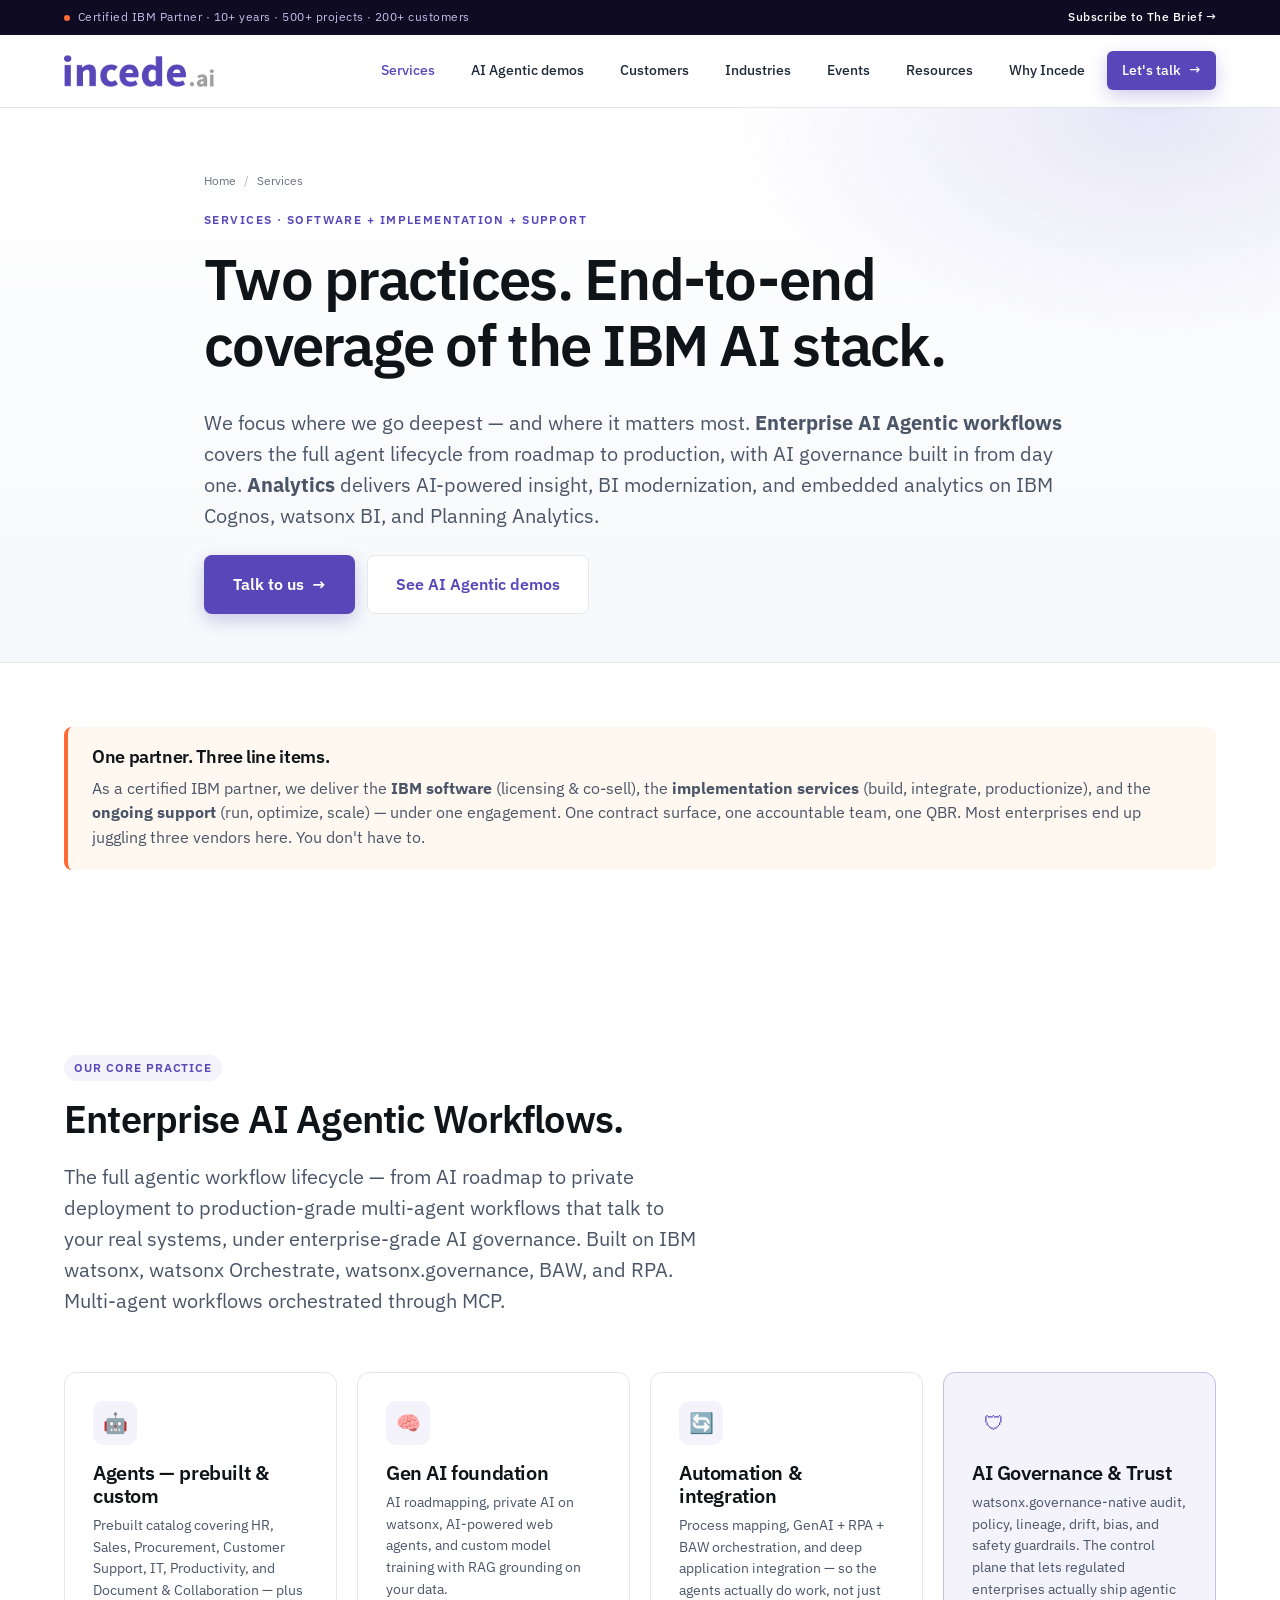
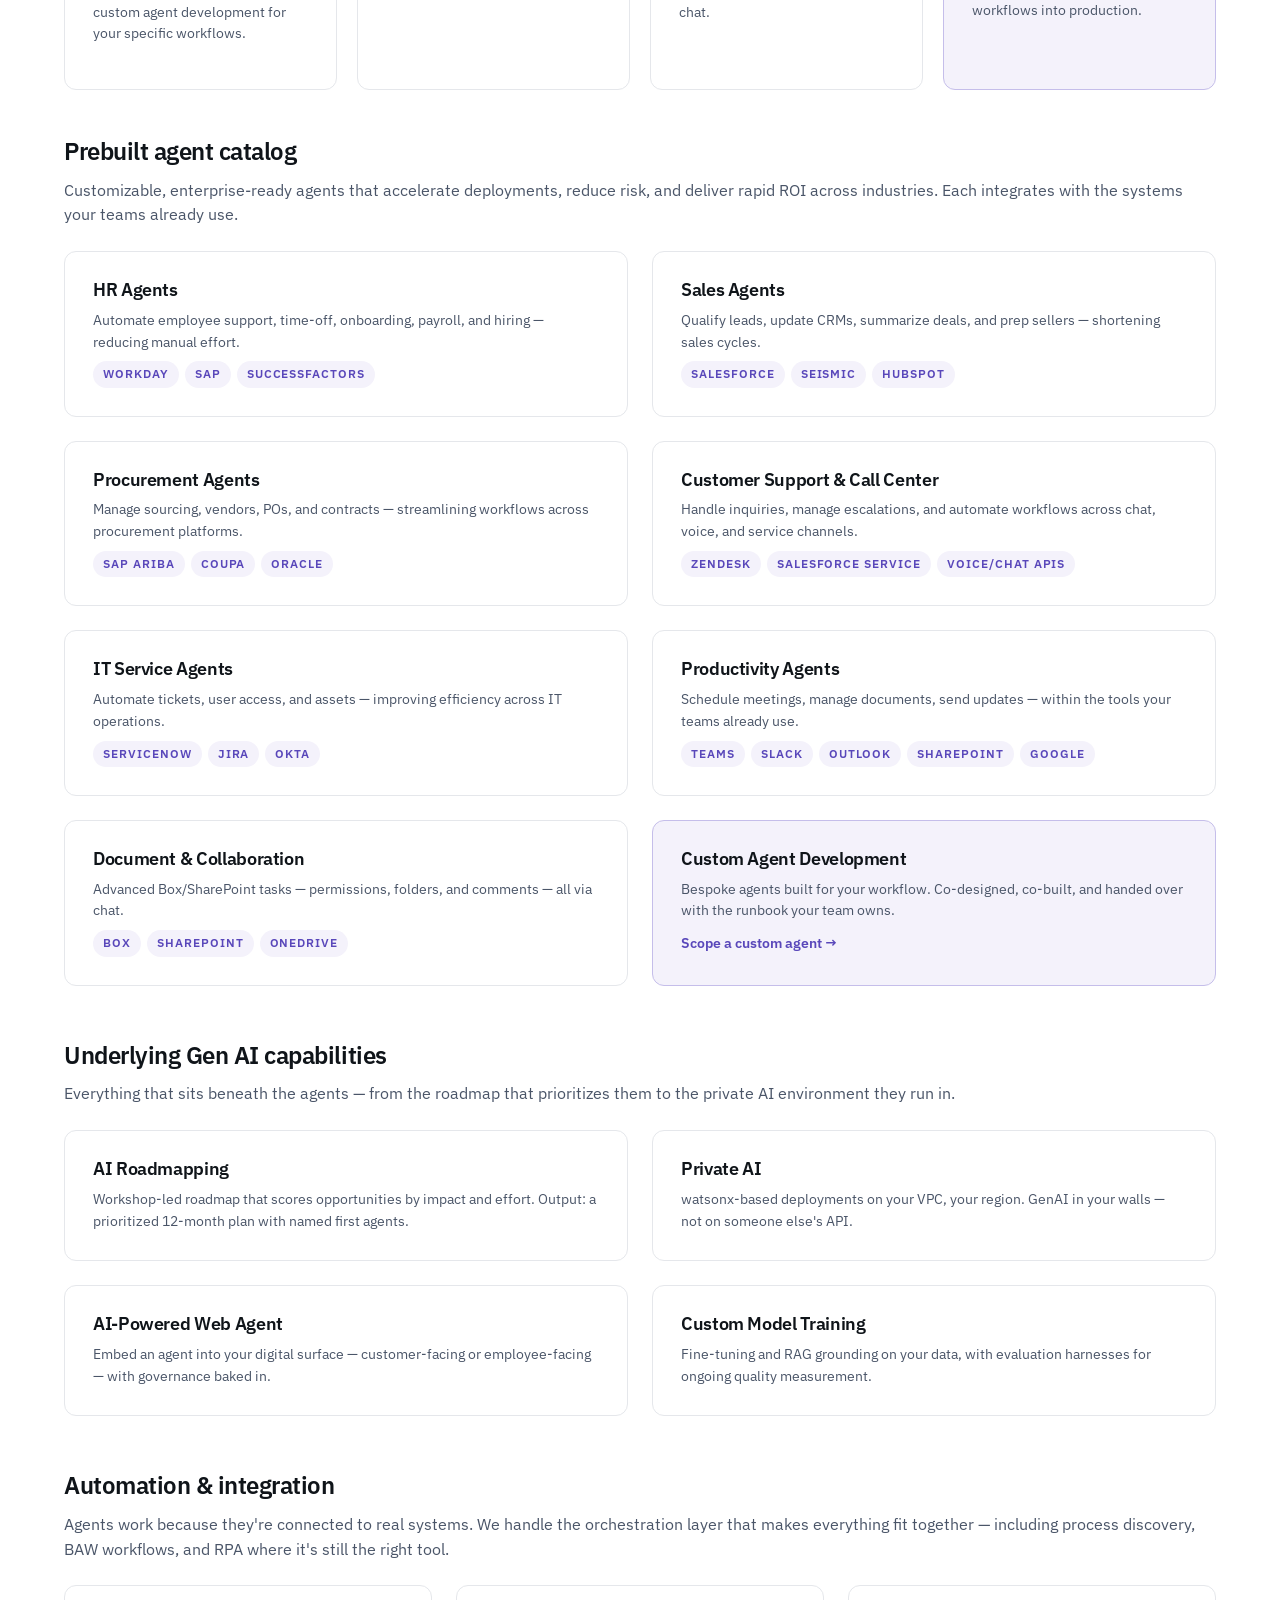
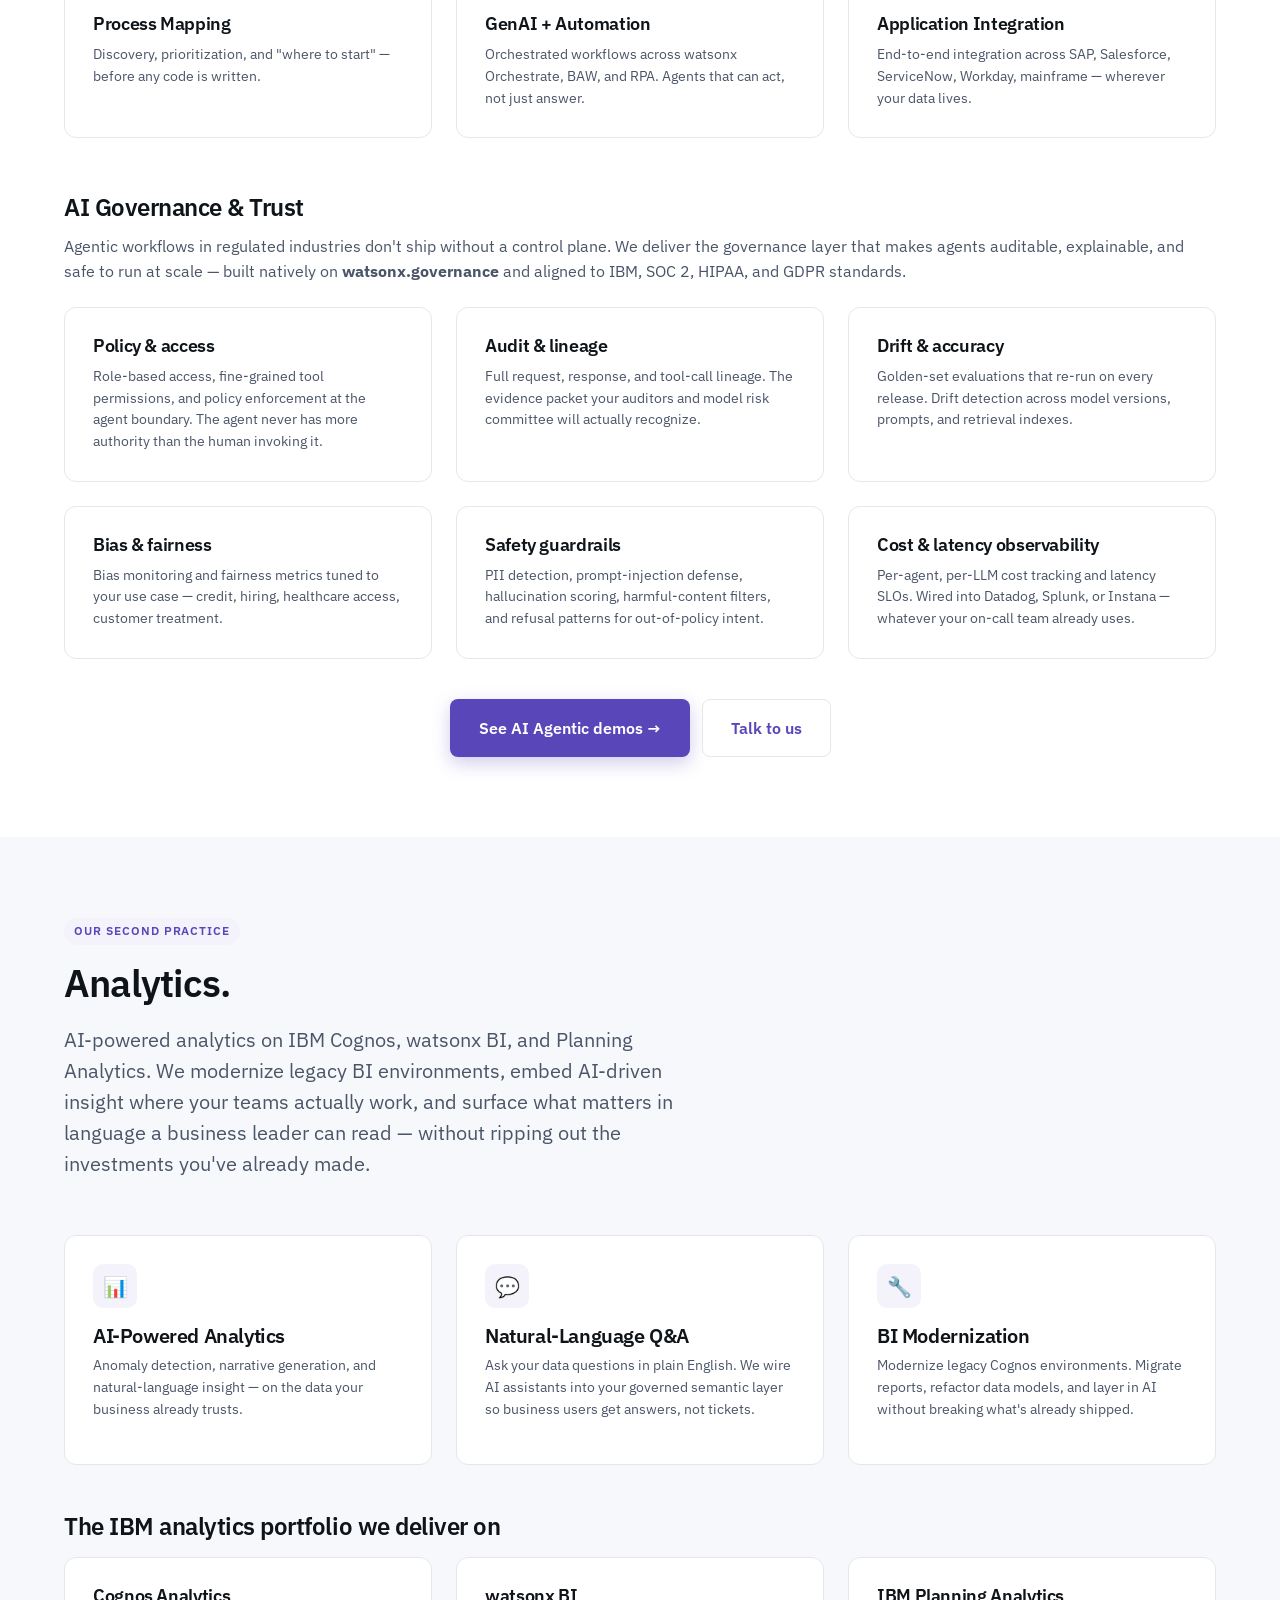
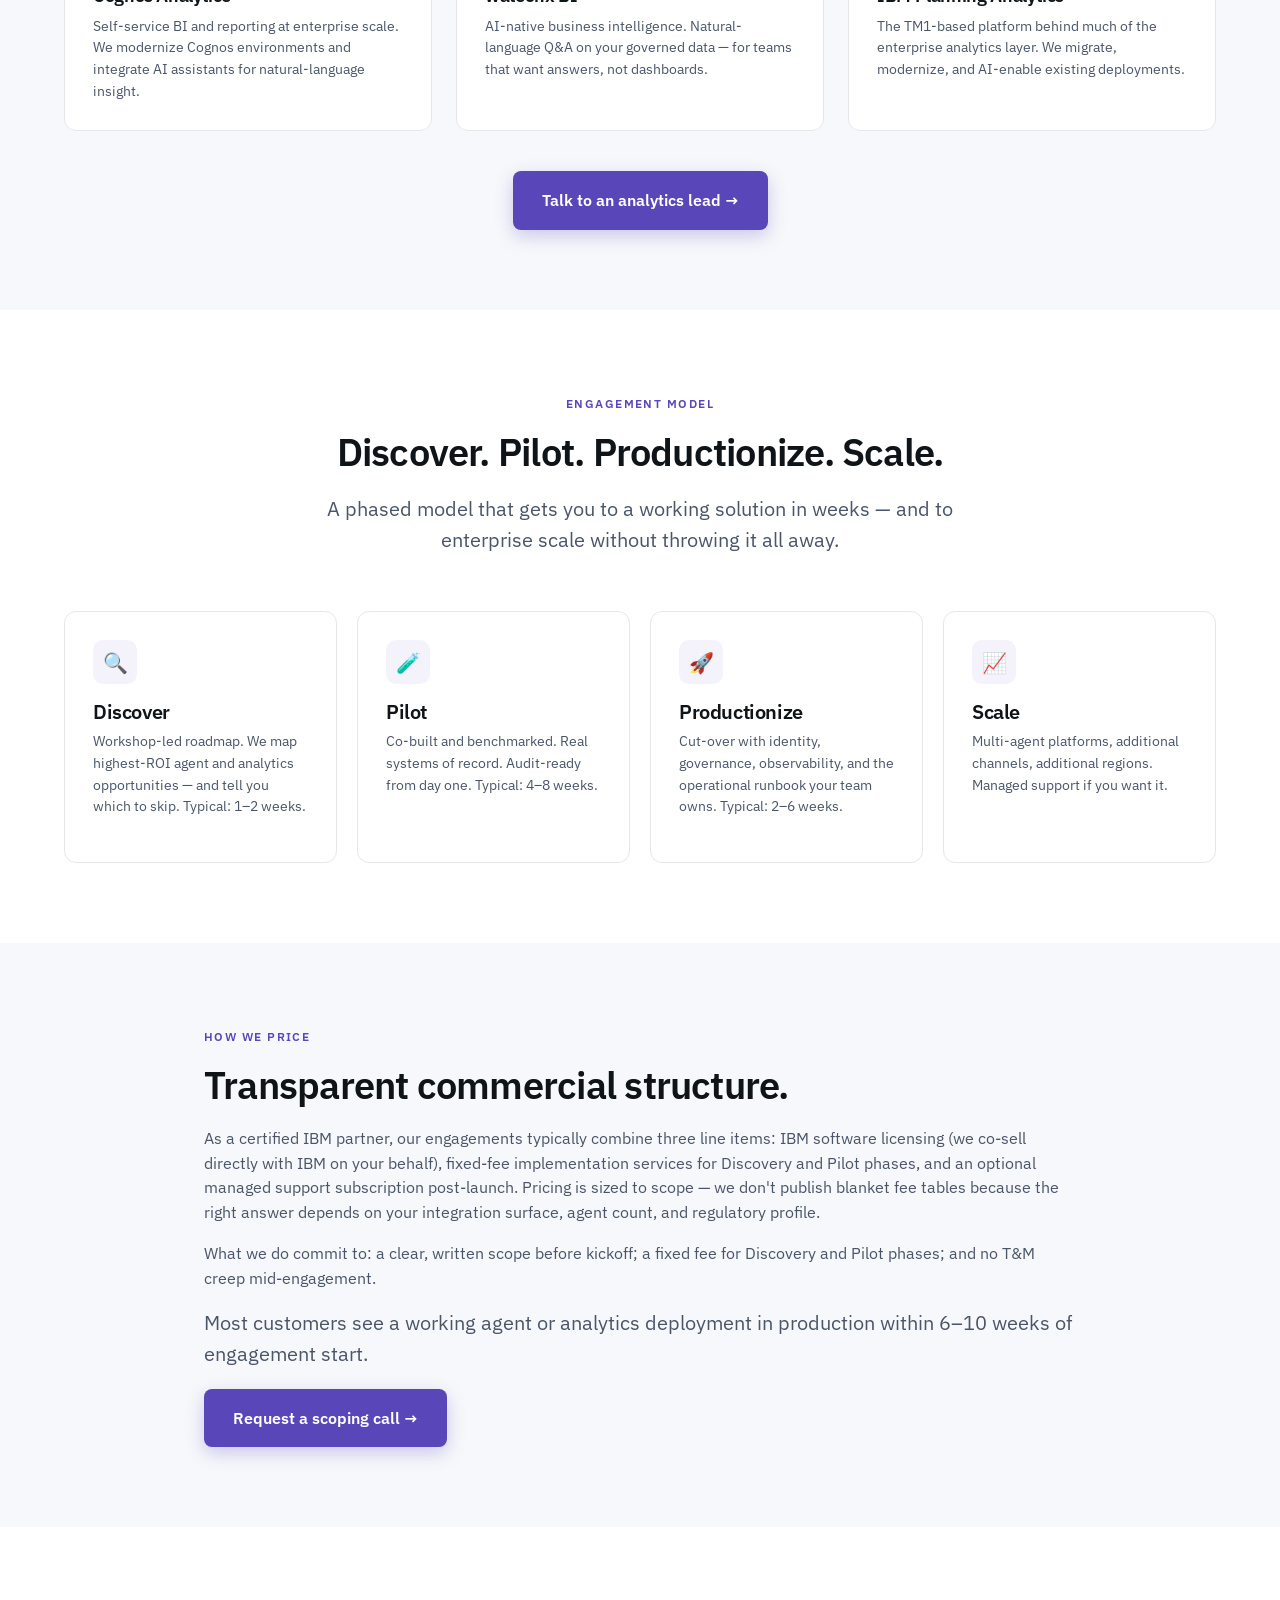
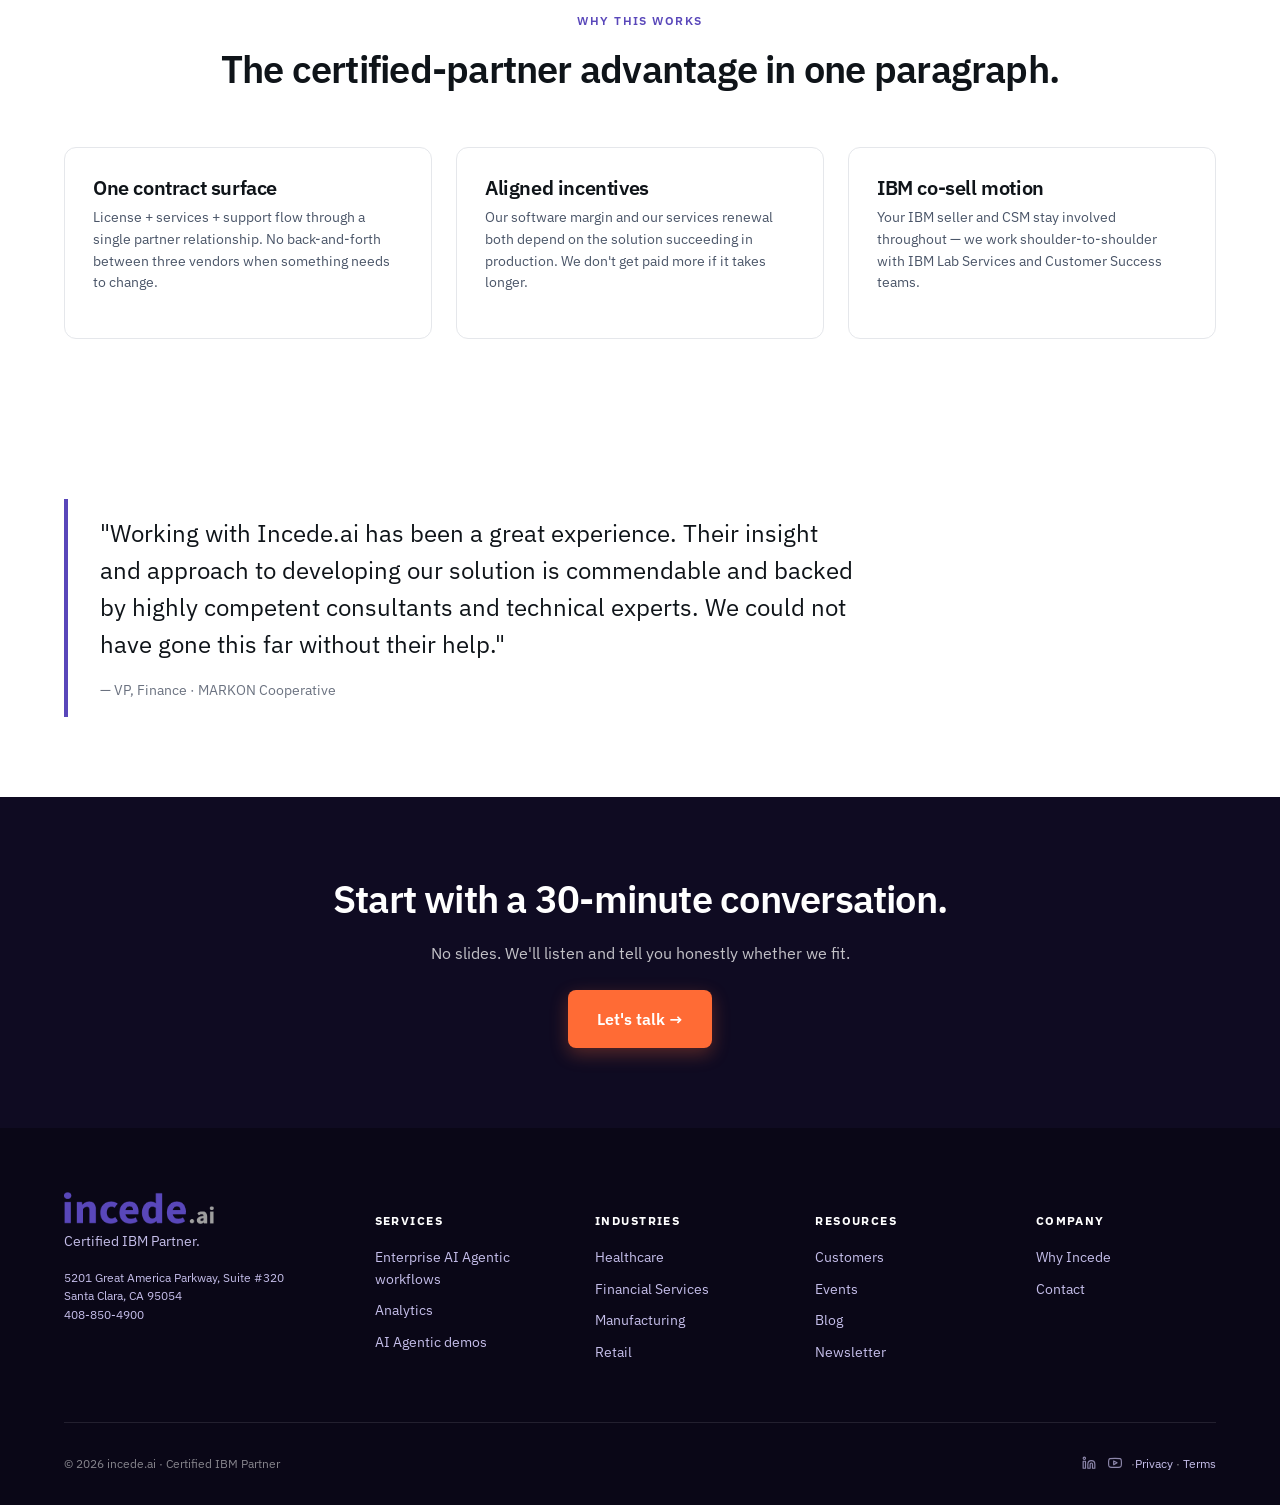
<file: quick-start.html>
<!DOCTYPE html>
<html lang="en">
<head>
<meta charset="UTF-8" />
<meta name="viewport" content="width=device-width, initial-scale=1, shrink-to-fit=no" />
<title>Services — Enterprise AI Agentic Workflows & Analytics | Incede.ai</title>
<meta name="description" content="Two practices from incede.ai — Enterprise AI Agentic workflows (agents, GenAI implementation, automation, integration, AI governance) and Analytics (AI-powered analytics, BI modernization on IBM Cognos, watsonx BI, Planning Analytics). Certified IBM partner." />
<meta name="theme-color" content="#5947BA" />
<link rel="preconnect" href="https://fonts.googleapis.com">
<link rel="preconnect" href="https://fonts.gstatic.com" crossorigin>
<link href="https://fonts.googleapis.com/css2?family=IBM+Plex+Sans:wght@400;500;600;700&display=swap" rel="stylesheet">
<link rel="stylesheet" href="styles.css" />
</head>
<body>
<a href="#main" class="skip-link">Skip to main content</a>

<div class="topbar"><div class="container"><span class="topbar-tag">Certified IBM Partner · 10+ years · 500+ projects · 200+ customers</span><span class="topbar-meta"><a href="newsletter.html">Subscribe to The Brief →</a></span></div></div>

<header class="nav">
  <div class="container">
    <a href="index.html" class="brand"><img src="assets/images/incede-logo.png" alt="incede.ai" style="height: 32px;"></a>
    <nav class="nav-links">
      <a href="quick-start.html" class="active">Services</a>
      <a href="demos.html">AI Agentic demos</a>
      <a href="case-studies.html">Customers</a>
      <a href="industries.html">Industries</a>
      <a href="events.html">Events</a>
      <a href="blog.html">Resources</a>
      <a href="about.html">Why Incede</a>
      <a href="contact.html" class="btn btn-primary">Let's talk <span class="arr">→</span></a>
    </nav>
  </div>
</header>

<main id="main">

<section class="page-hero">
  <div class="container container-tight">
    <div class="crumbs"><a href="index.html">Home</a><span class="sep">/</span>Services</div>
    <span class="eyebrow">Services · Software + Implementation + Support</span>
    <h1>Two practices. End-to-end coverage of the IBM AI stack.</h1>
    <p class="lede">We focus where we go deepest — and where it matters most. <strong>Enterprise AI Agentic workflows</strong> covers the full agent lifecycle from roadmap to production, with AI governance built in from day one. <strong>Analytics</strong> delivers AI-powered insight, BI modernization, and embedded analytics on IBM Cognos, watsonx BI, and Planning Analytics.</p>
    <div style="display:flex;gap:12px;margin-top:24px;flex-wrap:wrap;">
      <a class="btn btn-primary btn-lg" href="contact.html">Talk to us <span class="arr">→</span></a>
      <a class="btn btn-secondary btn-lg" href="demos.html">See AI Agentic demos</a>
    </div>
  </div>
</section>

<!-- Reseller framing -->
<section style="padding-top: 40px;">
  <div class="container">
    <div class="callout tldr">
      <h4>One partner. Three line items.</h4>
      <p style="margin: 0;">As a certified IBM partner, we deliver the <strong>IBM software</strong> (licensing & co-sell), the <strong>implementation services</strong> (build, integrate, productionize), and the <strong>ongoing support</strong> (run, optimize, scale) — under one engagement. One contract surface, one accountable team, one QBR. Most enterprises end up juggling three vendors here. You don't have to.</p>
    </div>
  </div>
</section>

<!-- TRACK 1: Enterprise AI Agentic workflows (deep section) -->
<section id="agents">
  <div class="container">
    <div class="section-head left">
      <span class="pill">Our core practice</span>
      <h2 style="margin-top: 16px;">Enterprise AI Agentic Workflows.</h2>
      <p class="lede">The full agentic workflow lifecycle — from AI roadmap to private deployment to production-grade multi-agent workflows that talk to your real systems, under enterprise-grade AI governance. Built on IBM watsonx, watsonx Orchestrate, watsonx.governance, BAW, and RPA. Multi-agent workflows orchestrated through MCP.</p>
    </div>

    <!-- The 4 sub-pillars -->
    <div class="grid-4" style="margin-bottom: 48px;">
      <div class="card">
        <div class="ic">🤖</div>
        <h3>Agents — prebuilt & custom</h3>
        <p>Prebuilt catalog covering HR, Sales, Procurement, Customer Support, IT, Productivity, and Document & Collaboration — plus custom agent development for your specific workflows.</p>
      </div>
      <div class="card">
        <div class="ic">🧠</div>
        <h3>Gen AI foundation</h3>
        <p>AI roadmapping, private AI on watsonx, AI-powered web agents, and custom model training with RAG grounding on your data.</p>
      </div>
      <div class="card">
        <div class="ic">🔄</div>
        <h3>Automation & integration</h3>
        <p>Process mapping, GenAI + RPA + BAW orchestration, and deep application integration — so the agents actually do work, not just chat.</p>
      </div>
      <div class="card" style="border-color: var(--brand-200); background: var(--brand-50);">
        <div class="ic">🛡</div>
        <h3>AI Governance & Trust</h3>
        <p>watsonx.governance-native audit, policy, lineage, drift, bias, and safety guardrails. The control plane that lets regulated enterprises actually ship agentic workflows into production.</p>
      </div>
    </div>

    <!-- Prebuilt agent catalog -->
    <h3 style="margin-top: 48px;">Prebuilt agent catalog</h3>
    <p>Customizable, enterprise-ready agents that accelerate deployments, reduce risk, and deliver rapid ROI across industries. Each integrates with the systems your teams already use.</p>
    <div class="grid-2" style="margin-top: 24px;">
      <div class="card">
        <h4 style="margin-top:0;">HR Agents</h4>
        <p style="font-size:var(--fs-sm); margin-bottom: 8px;">Automate employee support, time-off, onboarding, payroll, and hiring — reducing manual effort.</p>
        <div style="display:flex;flex-wrap:wrap;gap:6px;"><span class="pill">Workday</span><span class="pill">SAP</span><span class="pill">SuccessFactors</span></div>
      </div>
      <div class="card">
        <h4 style="margin-top:0;">Sales Agents</h4>
        <p style="font-size:var(--fs-sm); margin-bottom: 8px;">Qualify leads, update CRMs, summarize deals, and prep sellers — shortening sales cycles.</p>
        <div style="display:flex;flex-wrap:wrap;gap:6px;"><span class="pill">Salesforce</span><span class="pill">Seismic</span><span class="pill">HubSpot</span></div>
      </div>
      <div class="card">
        <h4 style="margin-top:0;">Procurement Agents</h4>
        <p style="font-size:var(--fs-sm); margin-bottom: 8px;">Manage sourcing, vendors, POs, and contracts — streamlining workflows across procurement platforms.</p>
        <div style="display:flex;flex-wrap:wrap;gap:6px;"><span class="pill">SAP Ariba</span><span class="pill">Coupa</span><span class="pill">Oracle</span></div>
      </div>
      <div class="card">
        <h4 style="margin-top:0;">Customer Support & Call Center</h4>
        <p style="font-size:var(--fs-sm); margin-bottom: 8px;">Handle inquiries, manage escalations, and automate workflows across chat, voice, and service channels.</p>
        <div style="display:flex;flex-wrap:wrap;gap:6px;"><span class="pill">Zendesk</span><span class="pill">Salesforce Service</span><span class="pill">Voice/Chat APIs</span></div>
      </div>
      <div class="card">
        <h4 style="margin-top:0;">IT Service Agents</h4>
        <p style="font-size:var(--fs-sm); margin-bottom: 8px;">Automate tickets, user access, and assets — improving efficiency across IT operations.</p>
        <div style="display:flex;flex-wrap:wrap;gap:6px;"><span class="pill">ServiceNow</span><span class="pill">Jira</span><span class="pill">Okta</span></div>
      </div>
      <div class="card">
        <h4 style="margin-top:0;">Productivity Agents</h4>
        <p style="font-size:var(--fs-sm); margin-bottom: 8px;">Schedule meetings, manage documents, send updates — within the tools your teams already use.</p>
        <div style="display:flex;flex-wrap:wrap;gap:6px;"><span class="pill">Teams</span><span class="pill">Slack</span><span class="pill">Outlook</span><span class="pill">SharePoint</span><span class="pill">Google</span></div>
      </div>
      <div class="card">
        <h4 style="margin-top:0;">Document & Collaboration</h4>
        <p style="font-size:var(--fs-sm); margin-bottom: 8px;">Advanced Box/SharePoint tasks — permissions, folders, and comments — all via chat.</p>
        <div style="display:flex;flex-wrap:wrap;gap:6px;"><span class="pill">Box</span><span class="pill">SharePoint</span><span class="pill">OneDrive</span></div>
      </div>
      <div class="card" style="background: var(--brand-50); border-color: var(--brand-200);">
        <h4 style="margin-top:0;">Custom Agent Development</h4>
        <p style="font-size:var(--fs-sm); margin-bottom: 8px;">Bespoke agents built for your workflow. Co-designed, co-built, and handed over with the runbook your team owns.</p>
        <a class="more" href="contact.html">Scope a custom agent →</a>
      </div>
    </div>

    <!-- Gen AI capabilities -->
    <h3 style="margin-top: 56px;">Underlying Gen AI capabilities</h3>
    <p>Everything that sits beneath the agents — from the roadmap that prioritizes them to the private AI environment they run in.</p>
    <div class="grid-2" style="margin-top: 24px;">
      <div class="card">
        <h4 style="margin-top:0;">AI Roadmapping</h4>
        <p style="font-size:var(--fs-sm); margin-bottom: 0;">Workshop-led roadmap that scores opportunities by impact and effort. Output: a prioritized 12-month plan with named first agents.</p>
      </div>
      <div class="card">
        <h4 style="margin-top:0;">Private AI</h4>
        <p style="font-size:var(--fs-sm); margin-bottom: 0;">watsonx-based deployments on your VPC, your region. GenAI in your walls — not on someone else's API.</p>
      </div>
      <div class="card">
        <h4 style="margin-top:0;">AI-Powered Web Agent</h4>
        <p style="font-size:var(--fs-sm); margin-bottom: 0;">Embed an agent into your digital surface — customer-facing or employee-facing — with governance baked in.</p>
      </div>
      <div class="card">
        <h4 style="margin-top:0;">Custom Model Training</h4>
        <p style="font-size:var(--fs-sm); margin-bottom: 0;">Fine-tuning and RAG grounding on your data, with evaluation harnesses for ongoing quality measurement.</p>
      </div>
    </div>

    <!-- Automation & integration -->
    <h3 style="margin-top: 56px;">Automation & integration</h3>
    <p>Agents work because they're connected to real systems. We handle the orchestration layer that makes everything fit together — including process discovery, BAW workflows, and RPA where it's still the right tool.</p>
    <div class="grid-3" style="margin-top: 24px;">
      <div class="card">
        <h4 style="margin-top:0;">Process Mapping</h4>
        <p style="font-size:var(--fs-sm); margin-bottom: 0;">Discovery, prioritization, and "where to start" — before any code is written.</p>
      </div>
      <div class="card">
        <h4 style="margin-top:0;">GenAI + Automation</h4>
        <p style="font-size:var(--fs-sm); margin-bottom: 0;">Orchestrated workflows across watsonx Orchestrate, BAW, and RPA. Agents that can act, not just answer.</p>
      </div>
      <div class="card">
        <h4 style="margin-top:0;">Application Integration</h4>
        <p style="font-size:var(--fs-sm); margin-bottom: 0;">End-to-end integration across SAP, Salesforce, ServiceNow, Workday, mainframe — wherever your data lives.</p>
      </div>
    </div>

    <!-- AI Governance — deep capabilities -->
    <h3 style="margin-top: 56px;">AI Governance & Trust</h3>
    <p>Agentic workflows in regulated industries don't ship without a control plane. We deliver the governance layer that makes agents auditable, explainable, and safe to run at scale — built natively on <strong>watsonx.governance</strong> and aligned to IBM, SOC 2, HIPAA, and GDPR standards.</p>
    <div class="grid-3" style="margin-top: 24px;">
      <div class="card">
        <h4 style="margin-top:0;">Policy & access</h4>
        <p style="font-size:var(--fs-sm); margin-bottom: 0;">Role-based access, fine-grained tool permissions, and policy enforcement at the agent boundary. The agent never has more authority than the human invoking it.</p>
      </div>
      <div class="card">
        <h4 style="margin-top:0;">Audit & lineage</h4>
        <p style="font-size:var(--fs-sm); margin-bottom: 0;">Full request, response, and tool-call lineage. The evidence packet your auditors and model risk committee will actually recognize.</p>
      </div>
      <div class="card">
        <h4 style="margin-top:0;">Drift & accuracy</h4>
        <p style="font-size:var(--fs-sm); margin-bottom: 0;">Golden-set evaluations that re-run on every release. Drift detection across model versions, prompts, and retrieval indexes.</p>
      </div>
      <div class="card">
        <h4 style="margin-top:0;">Bias & fairness</h4>
        <p style="font-size:var(--fs-sm); margin-bottom: 0;">Bias monitoring and fairness metrics tuned to your use case — credit, hiring, healthcare access, customer treatment.</p>
      </div>
      <div class="card">
        <h4 style="margin-top:0;">Safety guardrails</h4>
        <p style="font-size:var(--fs-sm); margin-bottom: 0;">PII detection, prompt-injection defense, hallucination scoring, harmful-content filters, and refusal patterns for out-of-policy intent.</p>
      </div>
      <div class="card">
        <h4 style="margin-top:0;">Cost & latency observability</h4>
        <p style="font-size:var(--fs-sm); margin-bottom: 0;">Per-agent, per-LLM cost tracking and latency SLOs. Wired into Datadog, Splunk, or Instana — whatever your on-call team already uses.</p>
      </div>
    </div>

    <div class="center" style="margin-top: 40px;">
      <a class="btn btn-primary btn-lg" href="demos.html">See AI Agentic demos →</a>
      <a class="btn btn-secondary btn-lg" href="contact.html" style="margin-left: 8px;">Talk to us</a>
    </div>
  </div>
</section>

<!-- TRACK 2: Analytics -->
<section id="analytics" style="background:var(--bg-alt);">
  <div class="container">
    <div class="section-head left">
      <span class="pill">Our second practice</span>
      <h2 style="margin-top: 16px;">Analytics.</h2>
      <p class="lede">AI-powered analytics on IBM Cognos, watsonx BI, and Planning Analytics. We modernize legacy BI environments, embed AI-driven insight where your teams actually work, and surface what matters in language a business leader can read — without ripping out the investments you've already made.</p>
    </div>

    <div class="grid-3" style="margin-bottom: 48px;">
      <div class="card">
        <div class="ic">📊</div>
        <h3>AI-Powered Analytics</h3>
        <p>Anomaly detection, narrative generation, and natural-language insight — on the data your business already trusts.</p>
      </div>
      <div class="card">
        <div class="ic">💬</div>
        <h3>Natural-Language Q&A</h3>
        <p>Ask your data questions in plain English. We wire AI assistants into your governed semantic layer so business users get answers, not tickets.</p>
      </div>
      <div class="card">
        <div class="ic">🔧</div>
        <h3>BI Modernization</h3>
        <p>Modernize legacy Cognos environments. Migrate reports, refactor data models, and layer in AI without breaking what's already shipped.</p>
      </div>
    </div>

    <h3 style="margin-top: 32px;">The IBM analytics portfolio we deliver on</h3>
    <div class="grid-3" style="margin-top: 16px;">
      <div class="card">
        <h4 style="margin-top:0;">Cognos Analytics</h4>
        <p style="font-size:var(--fs-sm); margin-bottom: 0;">Self-service BI and reporting at enterprise scale. We modernize Cognos environments and integrate AI assistants for natural-language insight.</p>
      </div>
      <div class="card">
        <h4 style="margin-top:0;">watsonx BI</h4>
        <p style="font-size:var(--fs-sm); margin-bottom: 0;">AI-native business intelligence. Natural-language Q&A on your governed data — for teams that want answers, not dashboards.</p>
      </div>
      <div class="card">
        <h4 style="margin-top:0;">IBM Planning Analytics</h4>
        <p style="font-size:var(--fs-sm); margin-bottom: 0;">The TM1-based platform behind much of the enterprise analytics layer. We migrate, modernize, and AI-enable existing deployments.</p>
      </div>
    </div>

    <div class="center" style="margin-top: 40px;">
      <a class="btn btn-primary btn-lg" href="contact.html">Talk to an analytics lead →</a>
    </div>
  </div>
</section>

<!-- Engagement model -->
<section>
  <div class="container">
    <div class="section-head">
      <span class="eyebrow">Engagement model</span>
      <h2>Discover. Pilot. Productionize. Scale.</h2>
      <p class="lede">A phased model that gets you to a working solution in weeks — and to enterprise scale without throwing it all away.</p>
    </div>
    <div class="grid-4">
      <div class="card"><div class="ic">🔍</div><h3>Discover</h3><p>Workshop-led roadmap. We map highest-ROI agent and analytics opportunities — and tell you which to skip. Typical: 1–2 weeks.</p></div>
      <div class="card"><div class="ic">🧪</div><h3>Pilot</h3><p>Co-built and benchmarked. Real systems of record. Audit-ready from day one. Typical: 4–8 weeks.</p></div>
      <div class="card"><div class="ic">🚀</div><h3>Productionize</h3><p>Cut-over with identity, governance, observability, and the operational runbook your team owns. Typical: 2–6 weeks.</p></div>
      <div class="card"><div class="ic">📈</div><h3>Scale</h3><p>Multi-agent platforms, additional channels, additional regions. Managed support if you want it.</p></div>
    </div>
  </div>
</section>

<!-- Pricing approach -->
<section style="background:var(--bg-alt);">
  <div class="container container-tight">
    <span class="eyebrow">How we price</span>
    <h2>Transparent commercial structure.</h2>
    <p>As a certified IBM partner, our engagements typically combine three line items: IBM software licensing (we co-sell directly with IBM on your behalf), fixed-fee implementation services for Discovery and Pilot phases, and an optional managed support subscription post-launch. Pricing is sized to scope — we don't publish blanket fee tables because the right answer depends on your integration surface, agent count, and regulatory profile.</p>
    <p>What we do commit to: a clear, written scope before kickoff; a fixed fee for Discovery and Pilot phases; and no T&M creep mid-engagement.</p>
    <p class="lede">Most customers see a working agent or analytics deployment in production within 6–10 weeks of engagement start.</p>
    <a class="btn btn-primary btn-lg" href="contact.html">Request a scoping call →</a>
  </div>
</section>

<!-- Why this works -->
<section>
  <div class="container">
    <div class="section-head">
      <span class="eyebrow">Why this works</span>
      <h2>The certified-partner advantage in one paragraph.</h2>
    </div>
    <div class="grid-3">
      <div class="card"><h3>One contract surface</h3><p>License + services + support flow through a single partner relationship. No back-and-forth between three vendors when something needs to change.</p></div>
      <div class="card"><h3>Aligned incentives</h3><p>Our software margin and our services renewal both depend on the solution succeeding in production. We don't get paid more if it takes longer.</p></div>
      <div class="card"><h3>IBM co-sell motion</h3><p>Your IBM seller and CSM stay involved throughout — we work shoulder-to-shoulder with IBM Lab Services and Customer Success teams.</p></div>
    </div>
  </div>
</section>

<!-- Customer voice -->
<section>
  <div class="container">
    <blockquote style="border-left:4px solid var(--brand); padding: 16px 0 16px 32px; font-size: var(--fs-2xl); font-style: normal; color: var(--ink); margin: 0; max-width: 800px;">
      "Working with Incede.ai has been a great experience. Their insight and approach to developing our solution is commendable and backed by highly competent consultants and technical experts. We could not have gone this far without their help."
      <footer style="font-size: var(--fs-sm); color: var(--ink-4); margin-top: 16px; font-style: normal;">— VP, Finance · MARKON Cooperative</footer>
    </blockquote>
  </div>
</section>

</main>

<section class="footer-cta">
  <div class="container">
    <h2>Start with a 30-minute conversation.</h2>
    <p>No slides. We'll listen and tell you honestly whether we fit.</p>
    <a class="btn btn-accent btn-lg" href="contact.html">Let's talk →</a>
  </div>
</section>

<footer class="footer">
  <div class="container">
    <div class="footer-grid">
      <div><img src="assets/images/incede-logo.png" alt="incede.ai" style="height: 32px;"><p style="color:#C5BEEA;max-width:280px;">Certified IBM Partner.</p><p style="color:#C5BEEA;font-size:var(--fs-xs);margin-top:16px;">5201 Great America Parkway, Suite #320<br>Santa Clara, CA 95054<br>408-850-4900</p></div>
      <div><h5>Services</h5><ul><li><a href="quick-start.html">Enterprise AI Agentic workflows</a></li><li><a href="quick-start.html#analytics">Analytics</a></li><li><a href="demos.html">AI Agentic demos</a></li></ul></div>
      <div><h5>Industries</h5><ul><li><a href="healthcare.html">Healthcare</a></li><li><a href="industries.html">Financial Services</a></li><li><a href="industries.html">Manufacturing</a></li><li><a href="industries.html">Retail</a></li></ul></div>
      <div><h5>Resources</h5><ul><li><a href="case-studies.html">Customers</a></li><li><a href="events.html">Events</a></li><li><a href="blog.html">Blog</a></li><li><a href="newsletter.html">Newsletter</a></li></ul></div>
      <div><h5>Company</h5><ul><li><a href="about.html">Why Incede</a></li><li><a href="contact.html">Contact</a></li></ul></div>
    </div>
    <div class="footer-bottom"><span>© 2026 incede.ai · Certified IBM Partner</span><span><a href="https://www.linkedin.com/company/incede-ai/" target="_blank" rel="noopener" aria-label="LinkedIn"><span class="social-icon"><svg viewBox="0 0 24 24"><path d="M16 8a6 6 0 0 1 6 6v7h-4v-7a2 2 0 0 0-4 0v7h-4v-7a6 6 0 0 1 6-6z"/><rect x="2" y="9" width="4" height="12"/><circle cx="4" cy="4" r="2"/></svg></span></a><a href="https://www.youtube.com/@incedeai" target="_blank" rel="noopener" aria-label="YouTube"><span class="social-icon"><svg viewBox="0 0 24 24"><path d="M22.54 6.42a2.78 2.78 0 0 0-1.94-2C18.88 4 12 4 12 4s-6.88 0-8.6.46a2.78 2.78 0 0 0-1.94 2A29 29 0 0 0 1 11.75a29 29 0 0 0 .46 5.33A2.78 2.78 0 0 0 3.4 19c1.72.46 8.6.46 8.6.46s6.88 0 8.6-.46a2.78 2.78 0 0 0 1.94-2 29 29 0 0 0 .46-5.25 29 29 0 0 0-.46-5.33z"/><polygon points="9.75 15.02 15.5 11.75 9.75 8.48 9.75 15.02"/></svg></span></a> ·<a href="contact.html">Privacy</a> · <a href="contact.html">Terms</a></span></div>
  </div>
</footer>

</body>
</html>
</file>
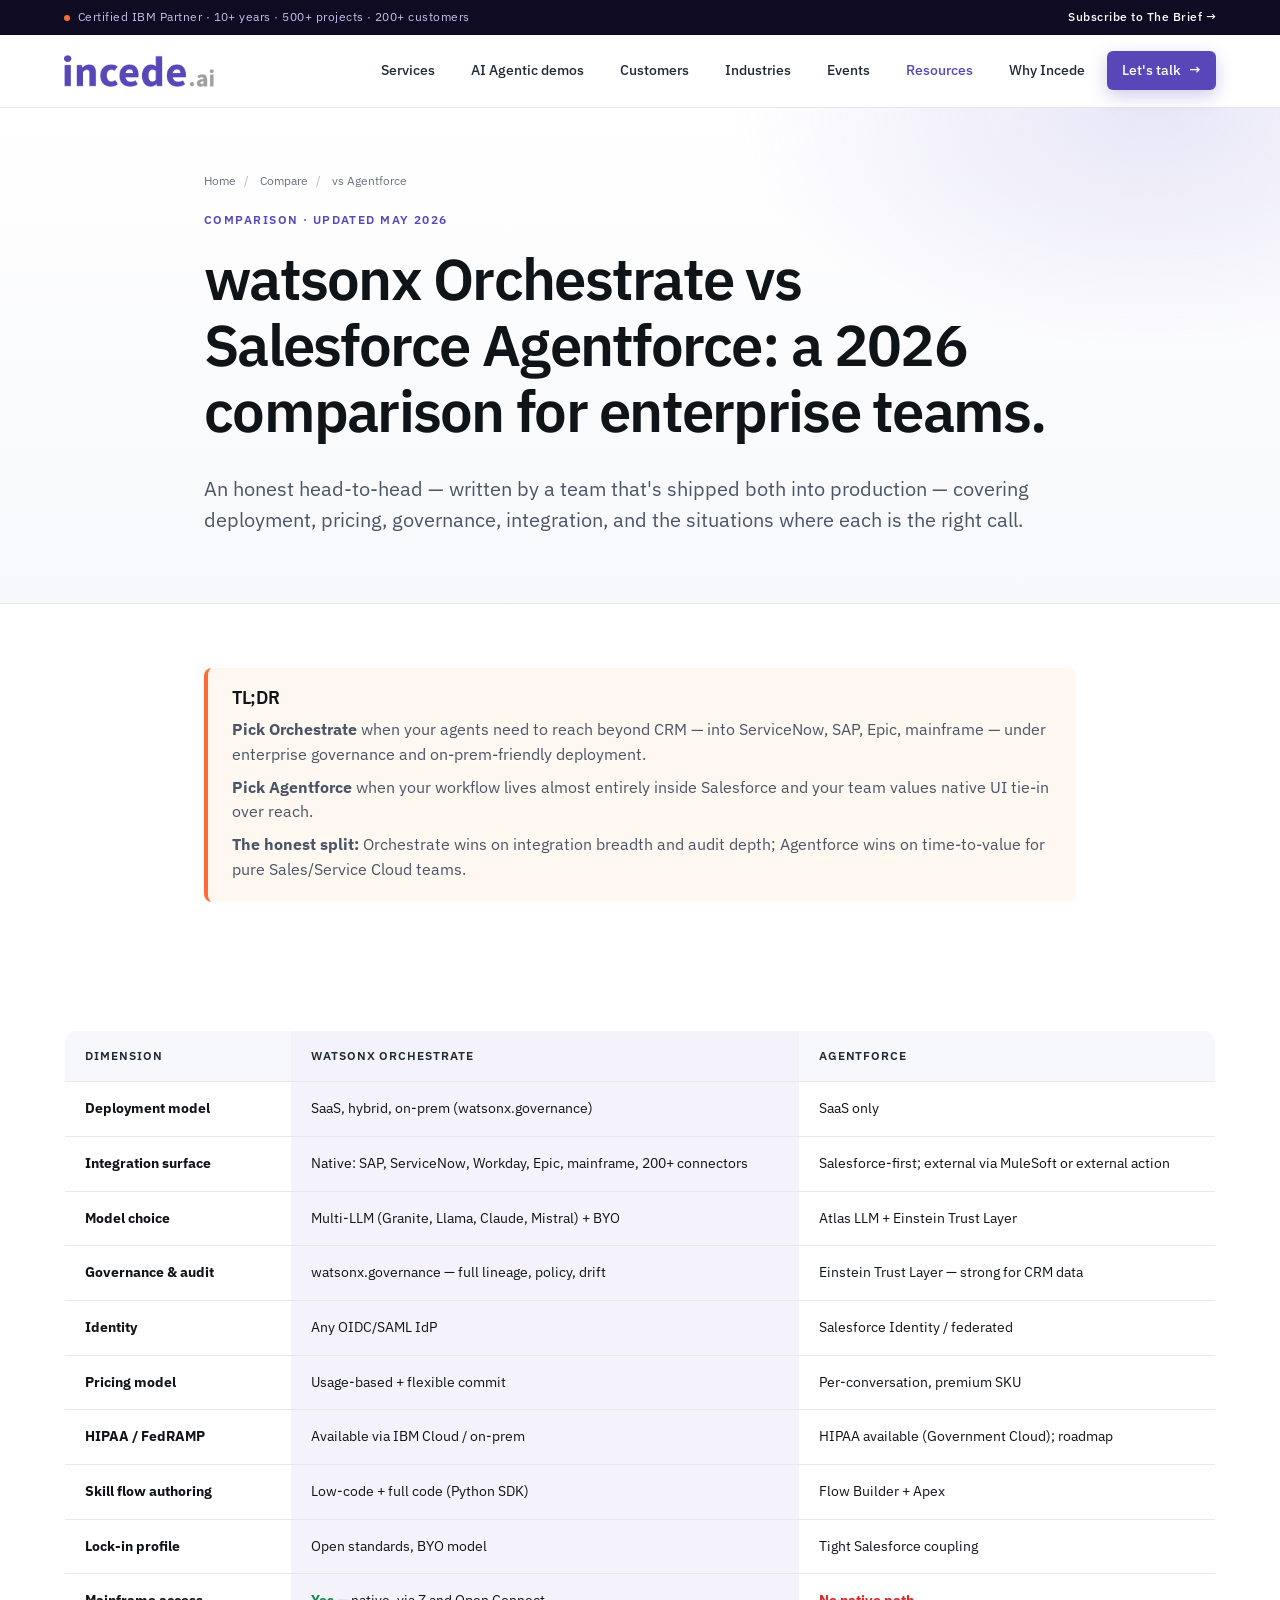
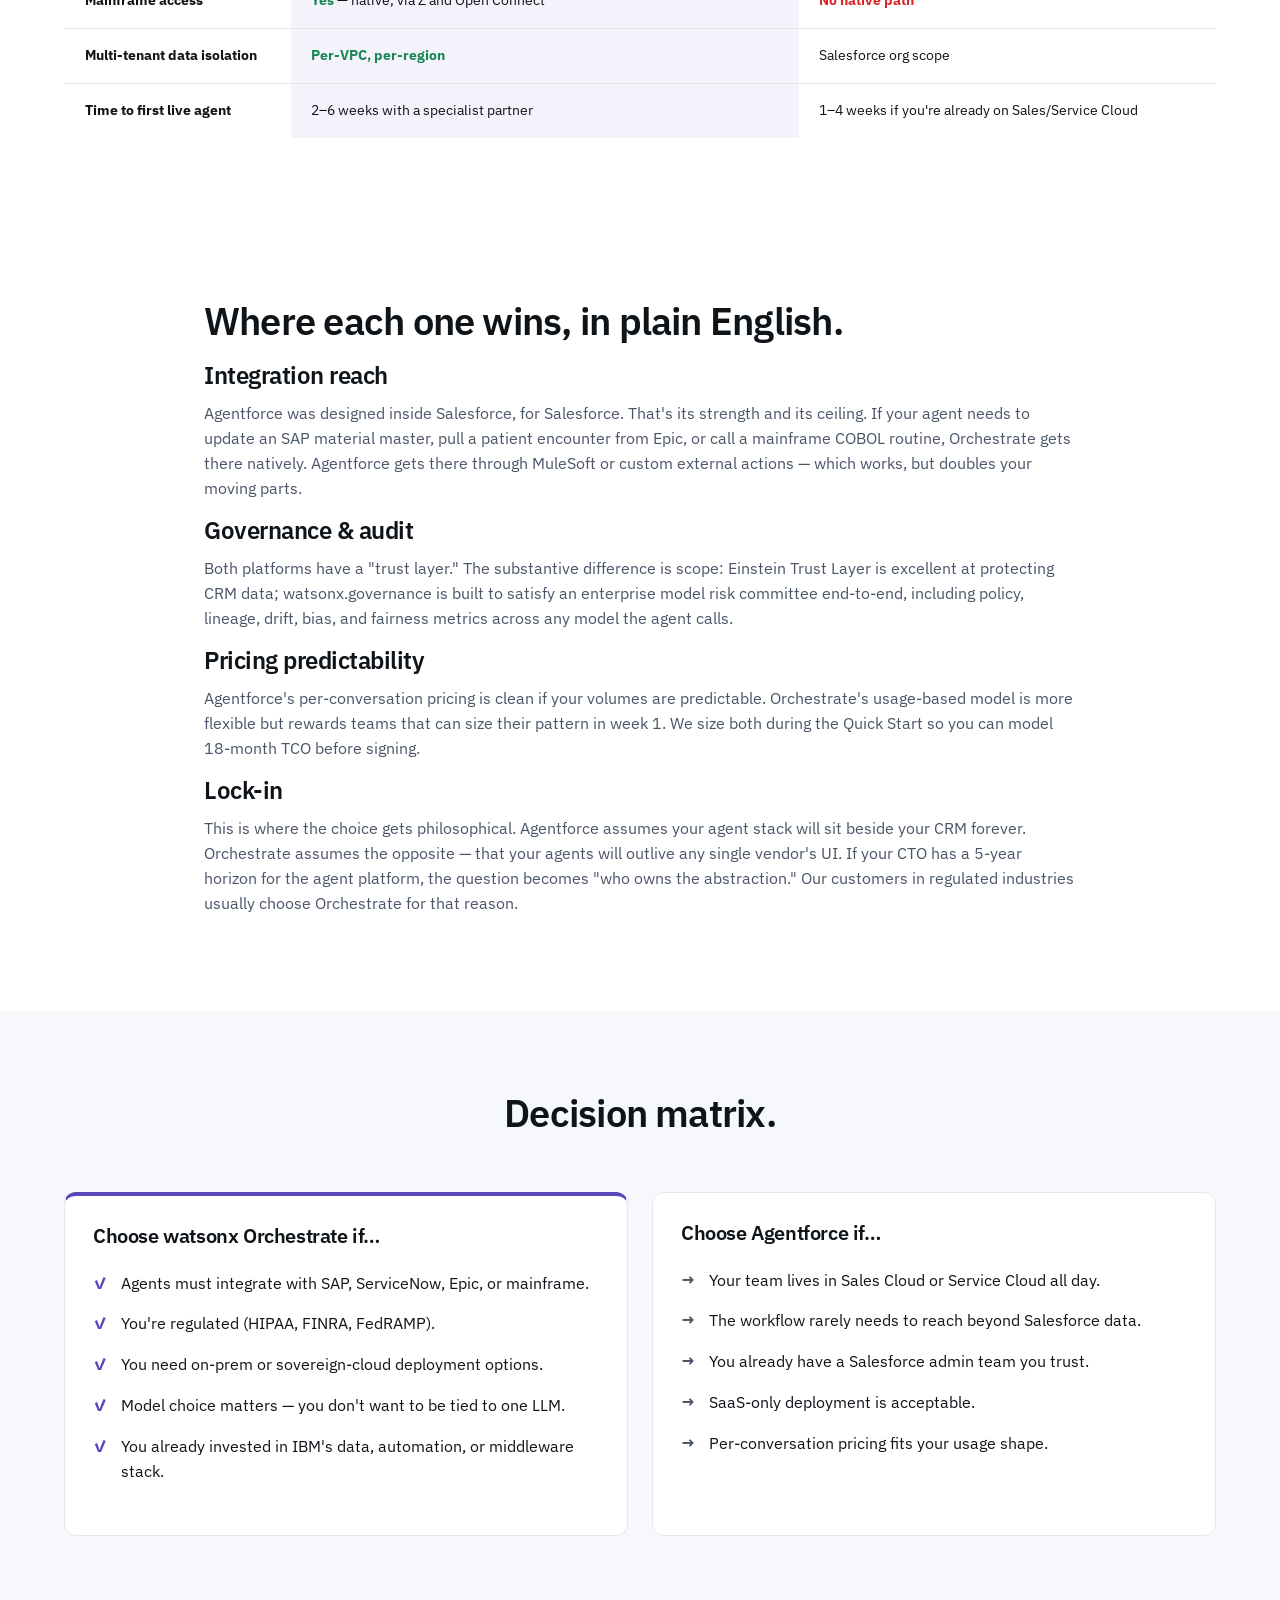
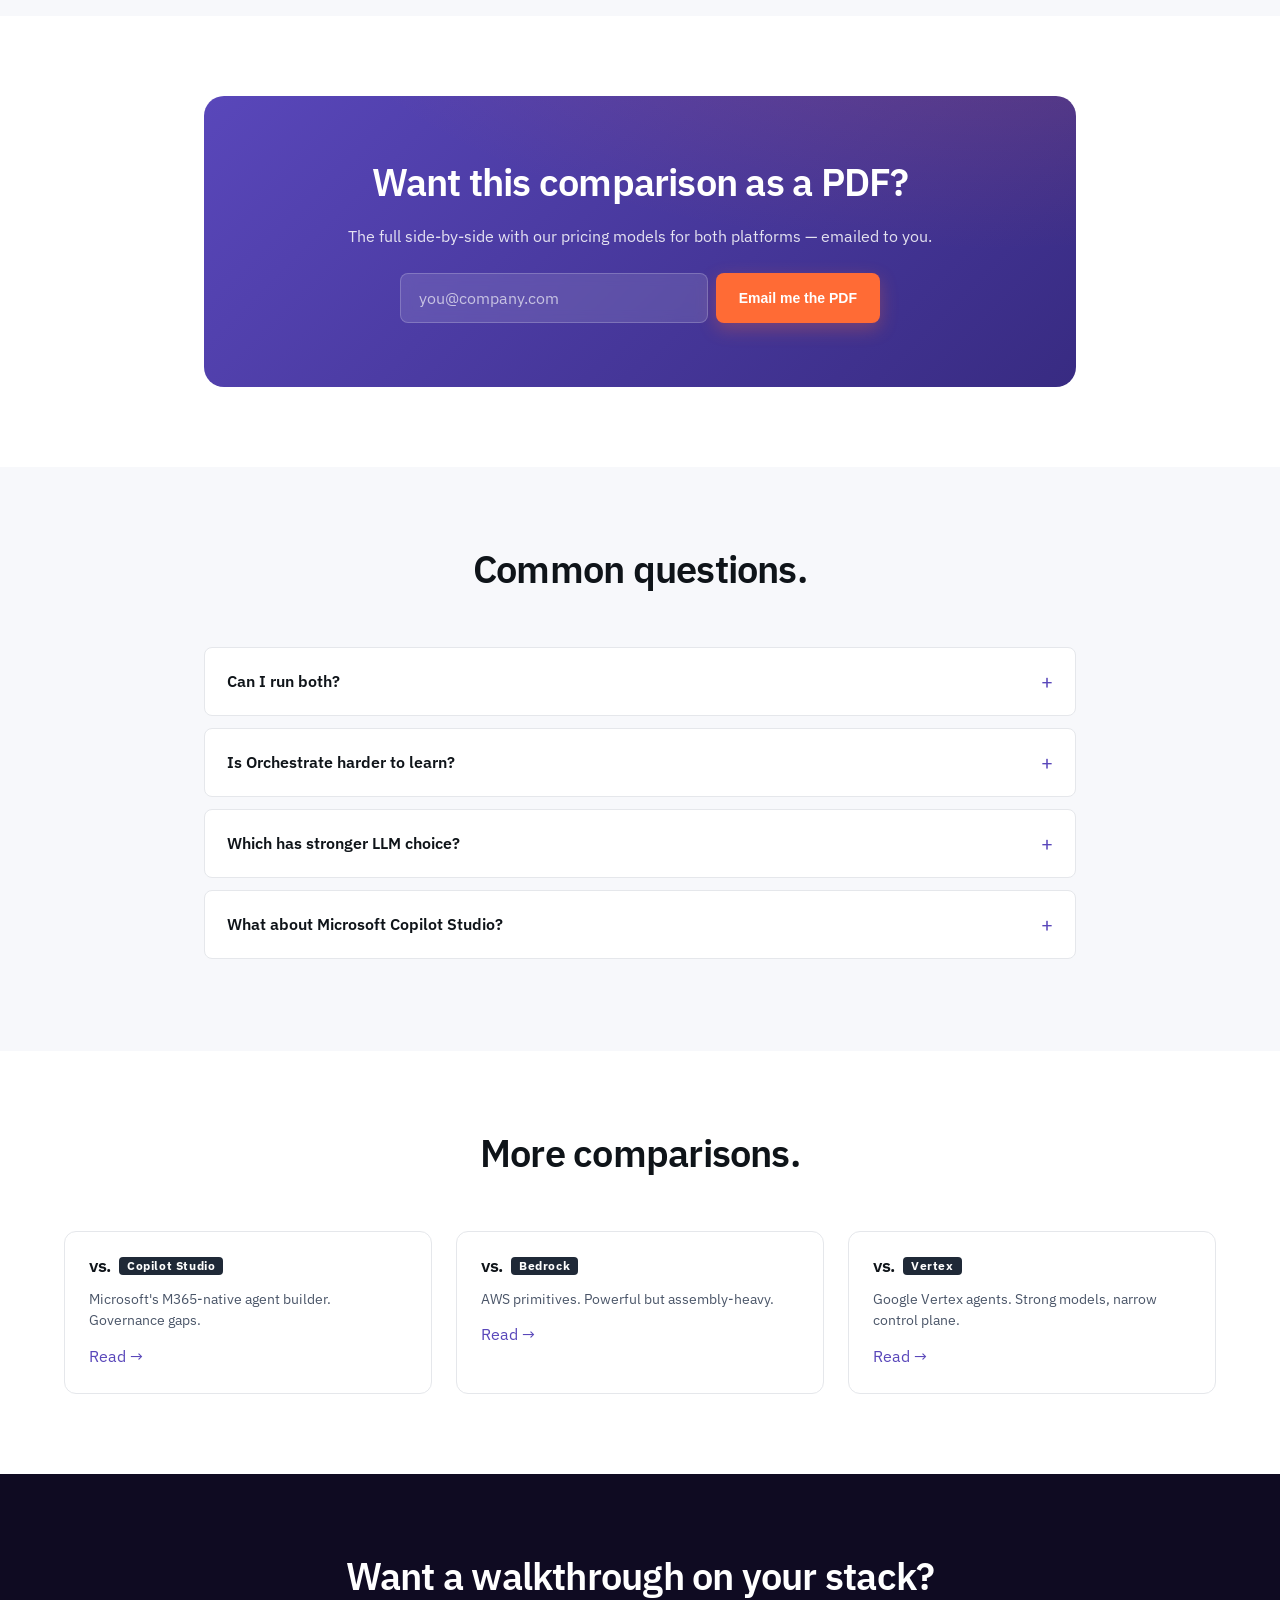
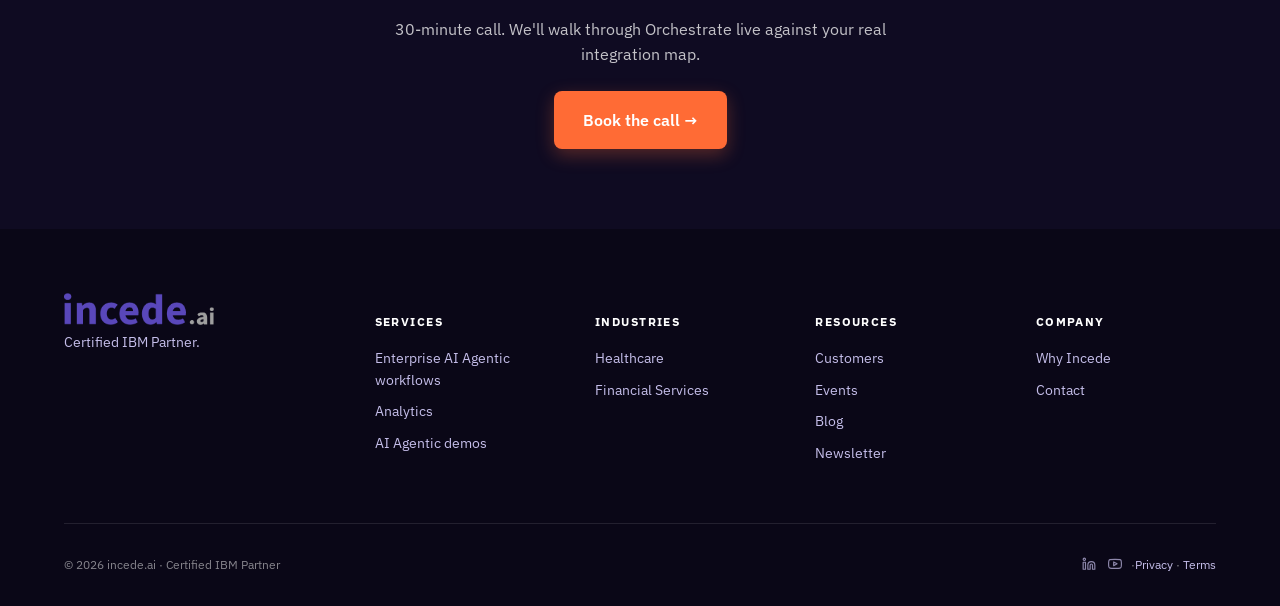
<file: vs-agentforce.html>
<!DOCTYPE html>
<html lang="en">
<head>
<meta charset="UTF-8" />
<meta name="viewport" content="width=device-width, initial-scale=1, shrink-to-fit=no" />
<title>watsonx Orchestrate vs Salesforce Agentforce: a 2026 comparison for enterprise teams | incede.ai</title>
<meta name="description" content="A head-to-head comparison of watsonx Orchestrate and Salesforce Agentforce for enterprise agent platforms — deployment, pricing, governance, integrations." />
<meta name="theme-color" content="#5947BA" />
<link rel="preconnect" href="https://fonts.googleapis.com">
<link rel="preconnect" href="https://fonts.gstatic.com" crossorigin>
<link href="https://fonts.googleapis.com/css2?family=IBM+Plex+Sans:wght@400;500;600;700&display=swap" rel="stylesheet">
<link rel="stylesheet" href="styles.css" />
</head>
<body>
<a href="#main" class="skip-link">Skip to main content</a>

<div class="topbar">
  <div class="container">
    <span class="topbar-tag">Certified IBM Partner · 10+ years · 500+ projects · 200+ customers</span>
    <span class="topbar-meta"><a href="newsletter.html">Subscribe to The Brief →</a></span>
  </div>
</div>

<header class="nav">
  <div class="container">
    <a href="index.html" class="brand"><img src="assets/images/incede-logo.png" alt="incede.ai" style="height: 32px;"></a>
    <nav class="nav-links">
      <a href="quick-start.html">Services</a>
      <a href="demos.html">AI Agentic demos</a>
      <a href="case-studies.html">Customers</a>
      <a href="industries.html">Industries</a>
      <a href="events.html">Events</a>
      <a href="blog.html" class="active">Resources</a>
      <a href="about.html">Why Incede</a>
      <a href="contact.html" class="btn btn-primary">Let's talk <span class="arr">→</span></a>
    </nav>
  </div>
</header>

<main id="main">

<section class="page-hero">
  <div class="container container-tight">
    <div class="crumbs">
      <a href="index.html">Home</a><span class="sep">/</span>
      <a href="vs-agentforce.html">Compare</a><span class="sep">/</span>
      vs Agentforce
    </div>
    <span class="eyebrow">Comparison · updated May 2026</span>
    <h1>watsonx Orchestrate vs Salesforce Agentforce: a 2026 comparison for enterprise teams.</h1>
    <p class="lede">An honest head-to-head — written by a team that's shipped both into production — covering deployment, pricing, governance, integration, and the situations where each is the right call.</p>
  </div>
</section>

<!-- TL;DR -->
<section style="padding-top: 40px;">
  <div class="container container-tight">
    <div class="callout tldr">
      <h4>TL;DR</h4>
      <p style="margin-bottom: 8px;"><strong>Pick Orchestrate</strong> when your agents need to reach beyond CRM — into ServiceNow, SAP, Epic, mainframe — under enterprise governance and on-prem-friendly deployment.</p>
      <p style="margin-bottom: 8px;"><strong>Pick Agentforce</strong> when your workflow lives almost entirely inside Salesforce and your team values native UI tie-in over reach.</p>
      <p style="margin-bottom: 0;"><strong>The honest split:</strong> Orchestrate wins on integration breadth and audit depth; Agentforce wins on time-to-value for pure Sales/Service Cloud teams.</p>
    </div>
  </div>
</section>

<!-- Comparison table -->
<section style="padding-top: 24px;">
  <div class="container">
    <table class="compare-table">
      <thead>
        <tr>
          <th>Dimension</th>
          <th class="col-us">watsonx Orchestrate</th>
          <th>Agentforce</th>
        </tr>
      </thead>
      <tbody>
        <tr><td><strong>Deployment model</strong></td><td class="col-us">SaaS, hybrid, on-prem (watsonx.governance)</td><td>SaaS only</td></tr>
        <tr><td><strong>Integration surface</strong></td><td class="col-us">Native: SAP, ServiceNow, Workday, Epic, mainframe, 200+ connectors</td><td>Salesforce-first; external via MuleSoft or external action</td></tr>
        <tr><td><strong>Model choice</strong></td><td class="col-us">Multi-LLM (Granite, Llama, Claude, Mistral) + BYO</td><td>Atlas LLM + Einstein Trust Layer</td></tr>
        <tr><td><strong>Governance & audit</strong></td><td class="col-us">watsonx.governance — full lineage, policy, drift</td><td>Einstein Trust Layer — strong for CRM data</td></tr>
        <tr><td><strong>Identity</strong></td><td class="col-us">Any OIDC/SAML IdP</td><td>Salesforce Identity / federated</td></tr>
        <tr><td><strong>Pricing model</strong></td><td class="col-us">Usage-based + flexible commit</td><td>Per-conversation, premium SKU</td></tr>
        <tr><td><strong>HIPAA / FedRAMP</strong></td><td class="col-us">Available via IBM Cloud / on-prem</td><td>HIPAA available (Government Cloud); roadmap</td></tr>
        <tr><td><strong>Skill flow authoring</strong></td><td class="col-us">Low-code + full code (Python SDK)</td><td>Flow Builder + Apex</td></tr>
        <tr><td><strong>Lock-in profile</strong></td><td class="col-us">Open standards, BYO model</td><td>Tight Salesforce coupling</td></tr>
        <tr><td><strong>Mainframe access</strong></td><td class="col-us"><span class="yes">Yes</span> — native, via Z and Open Connect</td><td><span class="no">No native path</span></td></tr>
        <tr><td><strong>Multi-tenant data isolation</strong></td><td class="col-us"><span class="yes">Per-VPC, per-region</span></td><td>Salesforce org scope</td></tr>
        <tr><td><strong>Time to first live agent</strong></td><td class="col-us">2–6 weeks with a specialist partner</td><td>1–4 weeks if you're already on Sales/Service Cloud</td></tr>
      </tbody>
    </table>
  </div>
</section>

<!-- Per-dimension narrative -->
<section>
  <div class="container container-tight">
    <h2>Where each one wins, in plain English.</h2>

    <h3>Integration reach</h3>
    <p>Agentforce was designed inside Salesforce, for Salesforce. That's its strength and its ceiling. If your agent needs to update an SAP material master, pull a patient encounter from Epic, or call a mainframe COBOL routine, Orchestrate gets there natively. Agentforce gets there through MuleSoft or custom external actions — which works, but doubles your moving parts.</p>

    <h3>Governance & audit</h3>
    <p>Both platforms have a "trust layer." The substantive difference is scope: Einstein Trust Layer is excellent at protecting CRM data; watsonx.governance is built to satisfy an enterprise model risk committee end-to-end, including policy, lineage, drift, bias, and fairness metrics across any model the agent calls.</p>

    <h3>Pricing predictability</h3>
    <p>Agentforce's per-conversation pricing is clean if your volumes are predictable. Orchestrate's usage-based model is more flexible but rewards teams that can size their pattern in week 1. We size both during the Quick Start so you can model 18-month TCO before signing.</p>

    <h3>Lock-in</h3>
    <p>This is where the choice gets philosophical. Agentforce assumes your agent stack will sit beside your CRM forever. Orchestrate assumes the opposite — that your agents will outlive any single vendor's UI. If your CTO has a 5-year horizon for the agent platform, the question becomes "who owns the abstraction." Our customers in regulated industries usually choose Orchestrate for that reason.</p>
  </div>
</section>

<!-- Decision matrix -->
<section style="background:var(--bg-alt);">
  <div class="container">
    <div class="section-head"><h2>Decision matrix.</h2></div>
    <div class="grid-2">
      <div class="card" style="border-top: 4px solid var(--brand);">
        <h3>Choose watsonx Orchestrate if…</h3>
        <ul style="list-style:none;padding:0;">
          <li style="padding:8px 0 8px 28px;position:relative;"><span style="position:absolute;left:0;color:var(--brand);font-weight:700;">✓</span> Agents must integrate with SAP, ServiceNow, Epic, or mainframe.</li>
          <li style="padding:8px 0 8px 28px;position:relative;"><span style="position:absolute;left:0;color:var(--brand);font-weight:700;">✓</span> You're regulated (HIPAA, FINRA, FedRAMP).</li>
          <li style="padding:8px 0 8px 28px;position:relative;"><span style="position:absolute;left:0;color:var(--brand);font-weight:700;">✓</span> You need on-prem or sovereign-cloud deployment options.</li>
          <li style="padding:8px 0 8px 28px;position:relative;"><span style="position:absolute;left:0;color:var(--brand);font-weight:700;">✓</span> Model choice matters — you don't want to be tied to one LLM.</li>
          <li style="padding:8px 0 8px 28px;position:relative;"><span style="position:absolute;left:0;color:var(--brand);font-weight:700;">✓</span> You already invested in IBM's data, automation, or middleware stack.</li>
        </ul>
      </div>
      <div class="card">
        <h3>Choose Agentforce if…</h3>
        <ul style="list-style:none;padding:0;">
          <li style="padding:8px 0 8px 28px;position:relative;"><span style="position:absolute;left:0;color:var(--ink-3);font-weight:700;">→</span> Your team lives in Sales Cloud or Service Cloud all day.</li>
          <li style="padding:8px 0 8px 28px;position:relative;"><span style="position:absolute;left:0;color:var(--ink-3);font-weight:700;">→</span> The workflow rarely needs to reach beyond Salesforce data.</li>
          <li style="padding:8px 0 8px 28px;position:relative;"><span style="position:absolute;left:0;color:var(--ink-3);font-weight:700;">→</span> You already have a Salesforce admin team you trust.</li>
          <li style="padding:8px 0 8px 28px;position:relative;"><span style="position:absolute;left:0;color:var(--ink-3);font-weight:700;">→</span> SaaS-only deployment is acceptable.</li>
          <li style="padding:8px 0 8px 28px;position:relative;"><span style="position:absolute;left:0;color:var(--ink-3);font-weight:700;">→</span> Per-conversation pricing fits your usage shape.</li>
        </ul>
      </div>
    </div>
  </div>
</section>

<!-- CTA -->
<section>
  <div class="container container-tight">
    <div class="newsletter-band">
      <h2>Want this comparison as a PDF?</h2>
      <p>The full side-by-side with our pricing models for both platforms — emailed to you.</p>
      <form class="newsletter-form" onsubmit="event.preventDefault(); this.querySelector('button').innerText='Sent ✓';">
        <input type="email" required placeholder="you@company.com" aria-label="Email address" />
        <button class="btn btn-accent" type="submit">Email me the PDF</button>
      </form>
    </div>
  </div>
</section>

<!-- FAQ -->
<section style="background: var(--bg-alt);">
  <div class="container container-tight">
    <div class="section-head"><h2>Common questions.</h2></div>
    <div class="faq">
      <details><summary>Can I run both?</summary><p>Yes, and many enterprises do — Agentforce for in-Salesforce agents and Orchestrate as the cross-system "control plane." We help design that split.</p></details>
      <details><summary>Is Orchestrate harder to learn?</summary><p>The platform itself is comparable. The skill gap is on integration depth — that's where a specialist partner pays for itself in week 1.</p></details>
      <details><summary>Which has stronger LLM choice?</summary><p>Orchestrate, today. You can bring Granite, Llama, Claude, Mistral, or fine-tuned in-house models. Agentforce ships with Atlas + Einstein Trust.</p></details>
      <details><summary>What about Microsoft Copilot Studio?</summary><p>Different shape entirely — strong in the M365 universe, lighter on governance and integration depth. We have a full comparison <a href="vs-agentforce.html">in the same series</a>.</p></details>
    </div>
  </div>
</section>

<!-- Related vs links -->
<section>
  <div class="container">
    <div class="section-head"><h2>More comparisons.</h2></div>
    <div class="grid-3">
      <a href="vs-agentforce.html" class="compare-vs"><h4>vs. <span class="vs-tag">Copilot Studio</span></h4><p>Microsoft's M365-native agent builder. Governance gaps.</p><span class="more">Read →</span></a>
      <a href="vs-agentforce.html" class="compare-vs"><h4>vs. <span class="vs-tag">Bedrock</span></h4><p>AWS primitives. Powerful but assembly-heavy.</p><span class="more">Read →</span></a>
      <a href="vs-agentforce.html" class="compare-vs"><h4>vs. <span class="vs-tag">Vertex</span></h4><p>Google Vertex agents. Strong models, narrow control plane.</p><span class="more">Read →</span></a>
    </div>
  </div>
</section>

</main>

<section class="footer-cta">
  <div class="container">
    <h2>Want a walkthrough on your stack?</h2>
    <p>30-minute call. We'll walk through Orchestrate live against your real integration map.</p>
    <a class="btn btn-accent btn-lg" href="contact.html">Book the call →</a>
  </div>
</section>

<footer class="footer">
  <div class="container">
    <div class="footer-grid">
      <div><img src="assets/images/incede-logo.png" alt="incede.ai" style="height: 32px;"><p style="color:#C5BEEA;max-width:280px;">Certified IBM Partner.</p></div>
      <div><h5>Services</h5><ul><li><a href="quick-start.html">Enterprise AI Agentic workflows</a></li><li><a href="quick-start.html#analytics">Analytics</a></li><li><a href="demos.html">AI Agentic demos</a></li></ul></div>
      <div><h5>Industries</h5><ul><li><a href="healthcare.html">Healthcare</a></li><li><a href="industries.html">Financial Services</a></li></ul></div>
      <div><h5>Resources</h5><ul><li><a href="case-studies.html">Customers</a></li><li><a href="events.html">Events</a></li><li><a href="blog.html">Blog</a></li><li><a href="newsletter.html">Newsletter</a></li></ul></div>
      <div><h5>Company</h5><ul><li><a href="about.html">Why Incede</a></li><li><a href="contact.html">Contact</a></li></ul></div>
    </div>
    <div class="footer-bottom"><span>© 2026 incede.ai · Certified IBM Partner</span><span><a href="https://www.linkedin.com/company/incede-ai/" target="_blank" rel="noopener" aria-label="LinkedIn"><span class="social-icon"><svg viewBox="0 0 24 24"><path d="M16 8a6 6 0 0 1 6 6v7h-4v-7a2 2 0 0 0-4 0v7h-4v-7a6 6 0 0 1 6-6z"/><rect x="2" y="9" width="4" height="12"/><circle cx="4" cy="4" r="2"/></svg></span></a><a href="https://www.youtube.com/@incedeai" target="_blank" rel="noopener" aria-label="YouTube"><span class="social-icon"><svg viewBox="0 0 24 24"><path d="M22.54 6.42a2.78 2.78 0 0 0-1.94-2C18.88 4 12 4 12 4s-6.88 0-8.6.46a2.78 2.78 0 0 0-1.94 2A29 29 0 0 0 1 11.75a29 29 0 0 0 .46 5.33A2.78 2.78 0 0 0 3.4 19c1.72.46 8.6.46 8.6.46s6.88 0 8.6-.46a2.78 2.78 0 0 0 1.94-2 29 29 0 0 0 .46-5.25 29 29 0 0 0-.46-5.33z"/><polygon points="9.75 15.02 15.5 11.75 9.75 8.48 9.75 15.02"/></svg></span></a> ·<a href="contact.html">Privacy</a> · <a href="contact.html">Terms</a></span></div>
  </div>
</footer>

</body>
</html>
</file>
<file: styles.css>
/* =========================================================
   incede.ai — Refreshed Website Stylesheet
   Brand-aligned (#5947BA), IBM Plex Sans, enterprise-grade.
   ========================================================= */

:root {
  /* Brand palette */
  --brand: #5947BA;
  --brand-dark: #4938A0;
  --brand-darker: #382B82;
  --brand-light: #8077D4;
  --brand-50: #F4F2FB;
  --brand-100: #E6E2F5;
  --brand-200: #C5BEEA;

  /* Accent / semantic */
  --accent: #FF6B35;
  --accent-hover: #E55A24;
  --ibm-blue: #0F62FE;
  --success: #198754;
  --warning: #F59E0B;
  --error: #DC2626;

  /* Neutrals */
  --ink: #0F1419;
  --ink-2: #1F2937;
  --ink-3: #4A5568;
  --ink-4: #6B7280;
  --line: #E5E7EB;
  --line-2: #F1F2F5;
  --bg: #FFFFFF;
  --bg-alt: #F7F8FB;
  --bg-dark: #0F0B22;
  --bg-darker: #0A0717;

  /* Type */
  --font-sans: "IBM Plex Sans", -apple-system, BlinkMacSystemFont, "Segoe UI", Roboto, sans-serif;
  --font-mono: "IBM Plex Mono", "SF Mono", Menlo, monospace;

  /* Scale */
  --fs-xs: 0.75rem;
  --fs-sm: 0.875rem;
  --fs-base: 1rem;
  --fs-lg: 1.125rem;
  --fs-xl: 1.25rem;
  --fs-2xl: 1.5rem;
  --fs-3xl: 2rem;
  --fs-4xl: 2.5rem;
  --fs-5xl: 3.25rem;
  --fs-6xl: 4rem;

  /* Layout */
  --maxw: 1200px;
  --maxw-tight: 920px;
  --radius: 12px;
  --radius-sm: 8px;
  --radius-lg: 20px;
  --shadow-sm: 0 1px 2px rgba(15, 20, 25, 0.05);
  --shadow: 0 4px 16px rgba(15, 20, 25, 0.06);
  --shadow-lg: 0 20px 50px rgba(57, 41, 130, 0.12);
}

* { box-sizing: border-box; }
html { scroll-behavior: smooth; -webkit-text-size-adjust: 100%; }
body {
  margin: 0;
  font-family: var(--font-sans);
  font-size: var(--fs-base);
  line-height: 1.55;
  color: var(--ink);
  background: var(--bg);
  -webkit-font-smoothing: antialiased;
  text-rendering: optimizeLegibility;
}

/* ---------- Type ---------- */
h1, h2, h3, h4 {
  font-weight: 600;
  letter-spacing: -0.02em;
  line-height: 1.15;
  color: var(--ink);
  margin: 0 0 0.5em;
}
h1 { font-size: clamp(2.25rem, 4.5vw, var(--fs-6xl)); letter-spacing: -0.03em; }
h2 { font-size: clamp(1.75rem, 3vw, var(--fs-4xl)); }
h3 { font-size: var(--fs-2xl); }
h4 { font-size: var(--fs-lg); font-weight: 600; }
p { margin: 0 0 1em; color: var(--ink-3); }
a { color: var(--brand); text-decoration: none; transition: color .15s ease; }
a:hover { color: var(--brand-dark); }
.lede { font-size: var(--fs-xl); color: var(--ink-3); line-height: 1.55; }
.eyebrow {
  display: inline-block;
  font-size: var(--fs-xs);
  font-weight: 600;
  letter-spacing: 0.12em;
  text-transform: uppercase;
  color: var(--brand);
  margin-bottom: 1rem;
}

/* ---------- Layout ---------- */
.container { max-width: var(--maxw); margin: 0 auto; padding: 0 24px; }
.container-tight { max-width: var(--maxw-tight); margin: 0 auto; padding: 0 24px; }
section { padding: 80px 0; }
section.tight { padding: 56px 0; }
@media (max-width: 768px) { section { padding: 56px 0; } }

/* ---------- Top bar ---------- */
.topbar {
  background: var(--bg-dark);
  color: #C5BEEA;
  font-size: var(--fs-xs);
  padding: 8px 0;
  letter-spacing: 0.04em;
}
.topbar a { color: #fff; font-weight: 500; }
.topbar .container { display: flex; justify-content: space-between; gap: 12px; }
.topbar-tag::before {
  content: "";
  display: inline-block;
  width: 6px; height: 6px;
  background: var(--accent);
  border-radius: 50%;
  margin-right: 8px;
  vertical-align: middle;
}
@media (max-width: 640px) { .topbar-meta { display: none; } }

/* ---------- Nav ---------- */
.nav {
  position: sticky; top: 0; z-index: 50;
  background: rgba(255, 255, 255, 0.92);
  backdrop-filter: saturate(180%) blur(10px);
  -webkit-backdrop-filter: saturate(180%) blur(10px);
  border-bottom: 1px solid var(--line);
}
.nav .container {
  display: flex; align-items: center; justify-content: space-between;
  height: 72px;
}
.brand {
  display: flex; align-items: center; gap: 10px;
  font-weight: 600; font-size: var(--fs-lg);
  color: var(--ink);
}
.brand-mark {
  width: 32px; height: 32px;
  background: linear-gradient(135deg, var(--brand) 0%, var(--brand-dark) 100%);
  border-radius: 8px;
  position: relative;
}
.brand-mark::after {
  content: ""; position: absolute;
  width: 14px; height: 14px;
  border: 2px solid #fff; border-radius: 50%;
  top: 9px; left: 9px;
}
.brand strong { color: var(--brand); font-weight: 700; }
.nav-links { display: flex; gap: 8px; align-items: center; }
.nav-links a {
  color: var(--ink-2);
  font-size: var(--fs-sm);
  font-weight: 500;
  padding: 8px 14px;
  border-radius: 6px;
}
.nav-links a:hover { background: var(--brand-50); color: var(--brand); }
.nav-links a.active { color: var(--brand); }
@media (max-width: 900px) {
  .nav-links a:not(.btn) { display: none; }
}

/* ---------- Buttons ---------- */
.btn {
  display: inline-flex; align-items: center; gap: 8px;
  padding: 12px 22px;
  border-radius: 8px;
  font-size: var(--fs-sm);
  font-weight: 600;
  cursor: pointer;
  transition: transform .12s ease, box-shadow .15s ease, background .15s ease;
  border: 1px solid transparent;
  white-space: nowrap;
}
.btn-primary {
  background: var(--brand);
  color: #fff !important;
  box-shadow: 0 6px 18px rgba(89, 71, 186, 0.28);
}
.btn-primary:hover { background: var(--brand-dark); transform: translateY(-1px); }
.btn-secondary {
  background: #fff;
  color: var(--brand) !important;
  border-color: var(--line);
}
.btn-secondary:hover { border-color: var(--brand); background: var(--brand-50); }
.btn-accent {
  background: var(--accent);
  color: #fff !important;
  box-shadow: 0 6px 18px rgba(255, 107, 53, 0.30);
}
.btn-accent:hover { background: var(--accent-hover); transform: translateY(-1px); }
.btn-ghost { background: transparent; color: var(--ink-2) !important; }
.btn-ghost:hover { color: var(--brand) !important; }
.btn-lg { padding: 16px 28px; font-size: var(--fs-base); }
.btn .arr { transition: transform .15s ease; }
.btn:hover .arr { transform: translateX(3px); }

/* ---------- Hero ---------- */
.hero {
  position: relative;
  overflow: hidden;
  padding: 96px 0 80px;
  background:
    radial-gradient(1100px 600px at 90% -10%, rgba(128, 119, 212, 0.18), transparent 60%),
    radial-gradient(800px 500px at 5% 110%, rgba(255, 107, 53, 0.10), transparent 60%),
    linear-gradient(180deg, #fff 0%, var(--bg-alt) 100%);
}
.hero .container { position: relative; z-index: 2; }
.hero-grid {
  display: grid;
  grid-template-columns: 1.05fr 0.95fr;
  gap: 56px;
  align-items: center;
}
@media (max-width: 980px) {
  .hero-grid { grid-template-columns: 1fr; gap: 32px; }
}
.hero h1 .accent { color: var(--brand); }
.hero .lede { max-width: 560px; margin-bottom: 32px; }
.hero-ctas { display: flex; gap: 12px; flex-wrap: wrap; margin-bottom: 32px; }
.hero-stats {
  display: flex; gap: 28px; flex-wrap: wrap;
  padding-top: 24px;
  border-top: 1px solid var(--line);
}
.hero-stat .num {
  font-size: var(--fs-3xl);
  font-weight: 700;
  color: var(--brand);
  line-height: 1;
  letter-spacing: -0.02em;
}
.hero-stat .lbl {
  font-size: var(--fs-sm);
  color: var(--ink-4);
  margin-top: 4px;
}

/* Inline single-line variant — for compact stat strips */
.hero-stats.inline {
  display: flex; flex-wrap: wrap;
  gap: 10px 16px;
  padding-top: 24px;
  border-top: 1px solid var(--line);
  align-items: baseline;
}
.hero-stats.inline .hero-stat {
  display: inline-flex;
  align-items: baseline;
  gap: 6px;
  white-space: nowrap;
}
.hero-stats.inline .hero-stat .num {
  font-size: var(--fs-2xl);
  margin: 0;
  line-height: 1;
}
.hero-stats.inline .hero-stat .lbl {
  font-size: var(--fs-base);
  color: var(--ink-3);
  margin: 0;
  font-weight: 500;
}
.hero-stats.inline .sep {
  color: var(--brand-200);
  font-size: var(--fs-xl);
  line-height: 1;
  user-select: none;
}
@media (max-width: 700px) {
  .hero-stats.inline { gap: 8px 14px; }
  .hero-stats.inline .sep { display: none; }
  .hero-stats.inline .hero-stat .num { font-size: var(--fs-xl); }
  .hero-stats.inline .hero-stat .lbl { font-size: var(--fs-sm); }
}

/* Hero visual */
.hero-viz {
  position: relative;
  aspect-ratio: 5 / 4;
  background: linear-gradient(135deg, var(--brand) 0%, var(--brand-darker) 100%);
  border-radius: 20px;
  overflow: hidden;
  box-shadow: var(--shadow-lg);
}
.hero-viz::before {
  content: "";
  position: absolute; inset: 0;
  background:
    radial-gradient(400px 200px at 80% 20%, rgba(255,107,53,0.35), transparent 60%),
    radial-gradient(300px 200px at 20% 90%, rgba(255,255,255,0.10), transparent 60%);
}
.hero-card {
  position: absolute;
  background: rgba(255,255,255,0.98);
  border-radius: 12px;
  padding: 16px;
  box-shadow: 0 20px 40px rgba(15, 11, 34, 0.30);
  font-size: var(--fs-sm);
}
.hc-1 { top: 24px; left: 24px; width: 56%; }
.hc-2 { bottom: 28px; right: 24px; width: 60%; }
.hc-3 { top: 42%; right: 18%; width: 38%; }
.hero-card .hcl {
  font-size: var(--fs-xs);
  font-weight: 600;
  color: var(--brand);
  text-transform: uppercase;
  letter-spacing: 0.08em;
  margin-bottom: 4px;
}
.hero-card .hcb {
  font-weight: 600;
  color: var(--ink);
  margin-bottom: 6px;
}
.hero-card .hcd { color: var(--ink-4); font-size: var(--fs-xs); }
.hero-card .hcbar {
  height: 6px;
  background: var(--line);
  border-radius: 99px;
  overflow: hidden;
  margin-top: 8px;
}
.hero-card .hcbar > span {
  display: block; height: 100%;
  background: linear-gradient(90deg, var(--brand) 0%, var(--accent) 100%);
  width: 72%;
}

/* ---------- Trust strip ---------- */
.trust {
  padding: 40px 0;
  background: var(--bg);
  border-top: 1px solid var(--line);
  border-bottom: 1px solid var(--line);
}
.trust-label {
  text-align: center;
  font-size: var(--fs-xs);
  font-weight: 600;
  letter-spacing: 0.12em;
  text-transform: uppercase;
  color: var(--ink-4);
  margin-bottom: 24px;
}
.trust-row {
  display: grid;
  grid-template-columns: repeat(6, 1fr);
  gap: 24px;
  align-items: center;
}
@media (max-width: 900px) { .trust-row { grid-template-columns: repeat(3, 1fr); } }
.trust-logo {
  height: 32px;
  display: flex; align-items: center; justify-content: center;
  font-weight: 700; color: var(--ink-4);
  font-size: var(--fs-base);
  letter-spacing: -0.01em;
  opacity: 0.7;
  transition: opacity .2s;
}
.trust-logo:hover { opacity: 1; }
.trust-badges {
  display: flex; justify-content: center; gap: 16px;
  margin-top: 32px; flex-wrap: wrap;
}
.badge-pill {
  display: inline-flex; align-items: center; gap: 8px;
  padding: 8px 16px;
  background: var(--brand-50);
  border: 1px solid var(--brand-100);
  border-radius: 999px;
  font-size: var(--fs-xs);
  font-weight: 600;
  color: var(--brand-dark);
}
.badge-pill::before {
  content: "";
  width: 8px; height: 8px;
  border-radius: 50%;
  background: var(--brand);
}

/* ---------- Section heads ---------- */
.section-head { text-align: center; margin-bottom: 56px; }
.section-head .lede { max-width: 640px; margin: 0 auto; }
.section-head.left { text-align: left; }
.section-head.left .lede { margin: 0; }

/* ---------- Card grids ---------- */
.grid-3 { display: grid; grid-template-columns: repeat(3, 1fr); gap: 24px; }
.grid-4 { display: grid; grid-template-columns: repeat(4, 1fr); gap: 20px; }
.grid-2 { display: grid; grid-template-columns: repeat(2, 1fr); gap: 24px; }
@media (max-width: 900px) {
  .grid-3, .grid-4 { grid-template-columns: repeat(2, 1fr); }
}
@media (max-width: 640px) {
  .grid-3, .grid-4, .grid-2 { grid-template-columns: 1fr; }
}

.card {
  background: #fff;
  border: 1px solid var(--line);
  border-radius: var(--radius);
  padding: 28px;
  transition: border-color .15s, transform .15s, box-shadow .15s;
}
.card:hover {
  border-color: var(--brand-200);
  transform: translateY(-2px);
  box-shadow: var(--shadow);
}
.card .ic {
  width: 44px; height: 44px;
  background: var(--brand-50);
  color: var(--brand);
  border-radius: 10px;
  display: flex; align-items: center; justify-content: center;
  font-size: var(--fs-xl);
  margin-bottom: 16px;
}
.card h3 { font-size: var(--fs-xl); margin-bottom: 8px; }
.card p { color: var(--ink-3); font-size: var(--fs-sm); margin-bottom: 16px; }
.card .more {
  font-size: var(--fs-sm);
  font-weight: 600;
  color: var(--brand);
  display: inline-flex; align-items: center; gap: 4px;
}
.card .more:hover { gap: 8px; }

.offer-card { position: relative; overflow: hidden; }
.offer-card::before {
  content: "";
  position: absolute; top: 0; left: 0; right: 0;
  height: 3px;
  background: linear-gradient(90deg, var(--brand), var(--accent));
}
.offer-card .tag {
  position: absolute; top: 20px; right: 20px;
  background: var(--brand-50); color: var(--brand);
  font-size: var(--fs-xs); font-weight: 700;
  padding: 4px 10px; border-radius: 999px;
}
.offer-card ul { padding: 0; margin: 0 0 16px; list-style: none; }
.offer-card li {
  font-size: var(--fs-sm); color: var(--ink-3);
  padding: 6px 0 6px 24px; position: relative;
}
.offer-card li::before {
  content: "✓"; position: absolute; left: 0;
  color: var(--brand); font-weight: 700;
}

/* Industry tile */
.industry { position: relative; padding: 32px; overflow: hidden; }
.industry .ic {
  width: 52px; height: 52px;
  font-size: var(--fs-2xl);
}

/* Case study card */
.case-card {
  background: #fff;
  border: 1px solid var(--line);
  border-radius: var(--radius);
  overflow: hidden;
  transition: transform .15s, box-shadow .15s;
}
.case-card:hover { transform: translateY(-2px); box-shadow: var(--shadow); }
.case-thumb {
  aspect-ratio: 16 / 9;
  background: linear-gradient(135deg, var(--brand-darker) 0%, var(--brand) 100%);
  position: relative;
  overflow: hidden;
}
.case-thumb .industry-label {
  position: absolute; top: 16px; left: 16px;
  background: rgba(255,255,255,0.15);
  backdrop-filter: blur(8px);
  color: #fff;
  font-size: var(--fs-xs); font-weight: 600;
  padding: 4px 10px; border-radius: 999px;
  text-transform: uppercase; letter-spacing: 0.08em;
}
.case-thumb .stat-row {
  position: absolute; bottom: 16px; left: 16px; right: 16px;
  color: #fff;
}
.case-thumb .big-stat {
  font-size: var(--fs-4xl); font-weight: 700; line-height: 1;
  letter-spacing: -0.02em;
}
.case-thumb .sm-stat { font-size: var(--fs-sm); opacity: 0.85; }
.case-body { padding: 20px 24px 24px; }
.case-body h3 { font-size: var(--fs-lg); margin-bottom: 6px; }
.case-body p { font-size: var(--fs-sm); color: var(--ink-4); margin: 0; }

/* Compare strip */
.compare-strip {
  background: var(--bg-alt);
  border-radius: var(--radius-lg);
  padding: 56px 48px;
}
.compare-grid { display: grid; grid-template-columns: 1fr 1fr 1fr; gap: 24px; }
@media (max-width: 900px) { .compare-grid { grid-template-columns: 1fr; } }
.compare-vs {
  background: #fff;
  border: 1px solid var(--line);
  border-radius: var(--radius);
  padding: 24px;
}
.compare-vs h4 {
  display: flex; align-items: center; gap: 8px;
  margin-bottom: 12px;
}
.compare-vs .vs-tag {
  font-size: var(--fs-xs);
  background: var(--ink-2); color: #fff;
  padding: 2px 8px; border-radius: 4px;
  font-weight: 700; letter-spacing: 0.05em;
}
.compare-vs p { font-size: var(--fs-sm); margin-bottom: 12px; }

/* ---------- Newsletter ---------- */
.newsletter-band {
  background:
    radial-gradient(700px 300px at 90% -50%, rgba(255,107,53,0.2), transparent),
    linear-gradient(135deg, var(--brand) 0%, var(--brand-darker) 100%);
  color: #fff;
  border-radius: var(--radius-lg);
  padding: 64px 48px;
  text-align: center;
  position: relative;
  overflow: hidden;
}
.newsletter-band h2, .newsletter-band p { color: #fff; }
.newsletter-band p { opacity: 0.85; }
.newsletter-form {
  display: flex; gap: 8px;
  max-width: 480px; margin: 24px auto 0;
  flex-wrap: wrap; justify-content: center;
}
.newsletter-form input {
  flex: 1 1 240px;
  padding: 14px 18px;
  border-radius: 8px;
  border: 1px solid rgba(255,255,255,0.2);
  background: rgba(255,255,255,0.12);
  color: #fff;
  font-family: inherit; font-size: var(--fs-base);
  backdrop-filter: blur(6px);
}
.newsletter-form input::placeholder { color: rgba(255,255,255,0.65); }
.newsletter-form input:focus { outline: 2px solid #fff; outline-offset: 1px; }
.newsletter-band small {
  display: block; margin-top: 12px; opacity: 0.7; font-size: var(--fs-xs);
}

/* ---------- Blog cards ---------- */
.post-card { padding: 0; overflow: hidden; }
.post-card .thumb {
  aspect-ratio: 16 / 9;
  background: linear-gradient(135deg, var(--brand-light), var(--brand));
}
.post-card .thumb.t2 { background: linear-gradient(135deg, #FF9966, var(--accent)); }
.post-card .thumb.t3 { background: linear-gradient(135deg, var(--brand), var(--ibm-blue)); }
.post-card .meta {
  padding: 20px 24px 0;
  display: flex; gap: 12px; align-items: center;
  font-size: var(--fs-xs); color: var(--ink-4); font-weight: 500;
}
.post-card .meta .cat { color: var(--brand); font-weight: 600; text-transform: uppercase; letter-spacing: 0.08em; }
.post-card h3 { padding: 8px 24px; font-size: var(--fs-lg); }
.post-card p { padding: 0 24px 24px; font-size: var(--fs-sm); }

/* ---------- Recognition strip ---------- */
.recognition { padding: 48px 0; background: var(--bg-alt); }
.recognition-row { display: flex; justify-content: center; align-items: center; gap: 40px; flex-wrap: wrap; }
.rec-item { text-align: center; }
.rec-icon {
  width: 56px; height: 56px;
  margin: 0 auto 8px;
  background: #fff;
  border: 1px solid var(--line);
  border-radius: 50%;
  display: flex; align-items: center; justify-content: center;
  font-size: var(--fs-xl);
  color: var(--brand);
}
.rec-item .title { font-size: var(--fs-sm); font-weight: 600; color: var(--ink); }
.rec-item .sub { font-size: var(--fs-xs); color: var(--ink-4); }

/* ---------- Footer CTA + Footer ---------- */
.footer-cta {
  background: var(--bg-dark);
  color: #fff;
  padding: 80px 0;
  text-align: center;
}
.footer-cta h2, .footer-cta p { color: #fff; }
.footer-cta p { opacity: 0.75; max-width: 540px; margin: 0 auto 24px; }
.footer {
  background: var(--bg-darker);
  color: #C5BEEA;
  padding: 64px 0 32px;
  font-size: var(--fs-sm);
}
.footer-grid {
  display: grid;
  grid-template-columns: 1.5fr 1fr 1fr 1fr 1fr;
  gap: 40px;
  margin-bottom: 48px;
}
@media (max-width: 900px) { .footer-grid { grid-template-columns: 1fr 1fr; } }
.footer h5 {
  color: #fff;
  font-size: var(--fs-xs);
  font-weight: 700;
  letter-spacing: 0.12em;
  text-transform: uppercase;
  margin-bottom: 16px;
}
.footer ul { padding: 0; margin: 0; list-style: none; }
.footer li { margin-bottom: 10px; }
.footer a { color: #C5BEEA; }
.footer a:hover { color: #fff; }
.footer .brand { color: #fff; margin-bottom: 12px; }
.footer-bottom {
  padding-top: 32px;
  border-top: 1px solid rgba(255,255,255,0.10);
  display: flex; justify-content: space-between; gap: 16px;
  font-size: var(--fs-xs);
  color: rgba(255,255,255,0.5);
  flex-wrap: wrap;
}

/* ---------- Inner-page hero ---------- */
.page-hero {
  padding: 64px 0 48px;
  background:
    radial-gradient(700px 400px at 90% 0%, rgba(128, 119, 212, 0.18), transparent 60%),
    linear-gradient(180deg, #fff 0%, var(--bg-alt) 100%);
  border-bottom: 1px solid var(--line);
}
.crumbs {
  font-size: var(--fs-xs);
  color: var(--ink-4);
  margin-bottom: 16px;
}
.crumbs a { color: var(--ink-4); }
.crumbs a:hover { color: var(--brand); }
.crumbs .sep { margin: 0 8px; opacity: 0.5; }

/* ---------- Tables ---------- */
.compare-table {
  width: 100%; border-collapse: collapse;
  background: #fff;
  border: 1px solid var(--line);
  border-radius: var(--radius);
  overflow: hidden;
}
.compare-table th, .compare-table td {
  padding: 16px 20px;
  text-align: left;
  border-bottom: 1px solid var(--line);
  font-size: var(--fs-sm);
  vertical-align: top;
}
.compare-table th {
  background: var(--bg-alt);
  font-weight: 600;
  color: var(--ink-2);
  font-size: var(--fs-xs);
  text-transform: uppercase;
  letter-spacing: 0.08em;
}
.compare-table tr:last-child td { border-bottom: none; }
.compare-table .col-us { background: var(--brand-50); }
.compare-table .yes { color: var(--success); font-weight: 700; }
.compare-table .no  { color: var(--error); font-weight: 700; }

/* Pricing */
.pricing-grid { display: grid; grid-template-columns: repeat(3, 1fr); gap: 20px; }
@media (max-width: 900px) { .pricing-grid { grid-template-columns: 1fr; } }
.price-card {
  background: #fff;
  border: 1px solid var(--line);
  border-radius: var(--radius);
  padding: 32px 28px;
  position: relative;
  transition: transform .15s, box-shadow .15s;
}
.price-card.featured {
  border-color: var(--brand);
  box-shadow: var(--shadow-lg);
  transform: translateY(-4px);
}
.price-card .lvl {
  font-size: var(--fs-xs); font-weight: 700;
  letter-spacing: 0.12em; text-transform: uppercase;
  color: var(--brand); margin-bottom: 12px;
}
.price-card .price {
  font-size: var(--fs-3xl); font-weight: 700; color: var(--ink);
  letter-spacing: -0.02em; line-height: 1; margin-bottom: 4px;
}
.price-card .price small { font-size: var(--fs-sm); font-weight: 500; color: var(--ink-4); }
.price-card p { font-size: var(--fs-sm); }
.price-card ul { list-style: none; padding: 0; margin: 16px 0 24px; }
.price-card li {
  padding: 6px 0 6px 24px; position: relative;
  font-size: var(--fs-sm); color: var(--ink-2);
}
.price-card li::before {
  content: "✓"; color: var(--brand);
  position: absolute; left: 0; font-weight: 700;
}
.price-card .ribbon {
  position: absolute; top: -10px; right: 20px;
  background: var(--accent); color: #fff;
  font-size: var(--fs-xs); font-weight: 700;
  padding: 3px 10px; border-radius: 4px;
  letter-spacing: 0.04em;
}

/* Timeline */
.timeline { display: grid; grid-template-columns: repeat(6, 1fr); gap: 12px; margin: 32px 0; }
@media (max-width: 900px) { .timeline { grid-template-columns: repeat(3, 1fr); } }
@media (max-width: 480px) { .timeline { grid-template-columns: repeat(2, 1fr); } }
.t-step {
  background: #fff;
  border: 1px solid var(--line);
  border-radius: var(--radius-sm);
  padding: 16px;
  position: relative;
}
.t-step::before {
  content: "Week"; font-size: var(--fs-xs);
  color: var(--ink-4); letter-spacing: 0.05em;
}
.t-step .num {
  font-size: var(--fs-3xl); font-weight: 700; color: var(--brand);
  line-height: 1; letter-spacing: -0.02em;
}
.t-step .lbl { font-size: var(--fs-xs); color: var(--ink-2); font-weight: 600; margin-top: 8px; }

/* FAQ */
.faq details {
  border: 1px solid var(--line);
  border-radius: var(--radius-sm);
  padding: 0;
  margin-bottom: 12px;
  background: #fff;
  transition: border-color .15s;
}
.faq details[open] { border-color: var(--brand-200); }
.faq summary {
  cursor: pointer; padding: 18px 22px;
  font-weight: 600; color: var(--ink);
  list-style: none;
  display: flex; justify-content: space-between; align-items: center;
}
.faq summary::-webkit-details-marker { display: none; }
.faq summary::after {
  content: "+"; font-size: var(--fs-xl); color: var(--brand);
  transition: transform .15s;
  font-weight: 400;
}
.faq details[open] summary::after { content: "−"; }
.faq details p { padding: 0 22px 18px; margin: 0; font-size: var(--fs-sm); }

/* Form */
.form-stack { display: grid; gap: 12px; }
.form-stack input,
.form-stack textarea,
.form-stack select {
  width: 100%;
  padding: 12px 14px;
  border: 1px solid var(--line);
  border-radius: 8px;
  font-family: inherit;
  font-size: var(--fs-base);
  background: #fff;
}
.form-stack input:focus,
.form-stack textarea:focus,
.form-stack select:focus {
  outline: 2px solid var(--brand);
  outline-offset: 1px;
  border-color: var(--brand);
}
.form-stack label { font-size: var(--fs-sm); font-weight: 600; color: var(--ink-2); }
.form-card {
  background: #fff;
  border: 1px solid var(--line);
  border-radius: var(--radius);
  padding: 32px;
  box-shadow: var(--shadow);
}
.privacy-note {
  font-size: var(--fs-xs); color: var(--ink-4); margin-top: 12px;
}

/* Callouts */
.callout {
  background: var(--brand-50);
  border-left: 4px solid var(--brand);
  border-radius: 8px;
  padding: 20px 24px;
  margin: 24px 0;
}
.callout.tldr { background: #fff8f0; border-color: var(--accent); }
.callout h4 { margin-bottom: 8px; }

/* Skip link & focus */
.skip-link {
  position: absolute; left: -9999px; top: 0;
  background: var(--brand); color: #fff;
  padding: 8px 16px; border-radius: 4px;
  z-index: 100;
}
.skip-link:focus { left: 12px; top: 12px; }
:focus-visible { outline: 2px solid var(--brand); outline-offset: 2px; border-radius: 4px; }
@media (prefers-reduced-motion: reduce) {
  *, *::before, *::after { animation: none !important; transition: none !important; }
}

/* Article body */
.article-body { font-size: var(--fs-lg); line-height: 1.7; }
.article-body p { color: var(--ink-2); }
.article-body h2 { margin-top: 48px; }
.article-body h3 { margin-top: 32px; font-size: var(--fs-xl); }
.article-body img { width: 100%; border-radius: var(--radius-sm); margin: 24px 0; }
.article-body blockquote {
  border-left: 4px solid var(--brand);
  padding: 8px 0 8px 24px;
  margin: 32px 0;
  font-size: var(--fs-xl);
  color: var(--ink);
  font-style: italic;
}
.article-meta {
  display: flex; align-items: center; gap: 16px;
  margin: 24px 0 40px;
  padding: 16px 0;
  border-top: 1px solid var(--line);
  border-bottom: 1px solid var(--line);
  font-size: var(--fs-sm);
}
.author-photo {
  width: 44px; height: 44px;
  border-radius: 50%;
  background: linear-gradient(135deg, var(--brand), var(--brand-dark));
  color: #fff;
  display: flex; align-items: center; justify-content: center;
  font-weight: 600;
}

/* Outcome metrics */
.metrics-row {
  display: grid; grid-template-columns: repeat(3, 1fr); gap: 24px;
  background: var(--bg-alt);
  border-radius: var(--radius);
  padding: 32px;
  margin: 32px 0;
}
@media (max-width: 700px) { .metrics-row { grid-template-columns: 1fr; } }
.metric .num {
  font-size: var(--fs-5xl); font-weight: 700;
  color: var(--brand); letter-spacing: -0.03em; line-height: 1;
}
.metric .lbl { color: var(--ink-3); margin-top: 8px; font-size: var(--fs-sm); }

/* Two-column split */
.split { display: grid; grid-template-columns: 1.4fr 1fr; gap: 56px; align-items: start; }
@media (max-width: 900px) { .split { grid-template-columns: 1fr; gap: 32px; } }

/* misc */
.center { text-align: center; }
.mt-0 { margin-top: 0; }
.mb-0 { margin-bottom: 0; }
.mt-2 { margin-top: 24px; }
.muted { color: var(--ink-4); }
.pill {
  display: inline-block;
  background: var(--brand-50);
  color: var(--brand);
  font-size: var(--fs-xs);
  font-weight: 600;
  padding: 4px 10px;
  border-radius: 999px;
  text-transform: uppercase;
  letter-spacing: 0.08em;
}

/* Social icons */
.social-icon {
  display: inline-flex;
  align-items: center;
  justify-content: center;
  width: 14px;
  height: 14px;
  vertical-align: -2px;
  margin: 0 6px;
  opacity: 0.7;
  transition: opacity 0.2s;
}
.social-icon svg {
  width: 100%;
  height: 100%;
  stroke: currentColor;
  fill: none;
  stroke-width: 2;
  stroke-linecap: round;
  stroke-linejoin: round;
}
a:hover .social-icon {
  opacity: 1;
}
</file>
